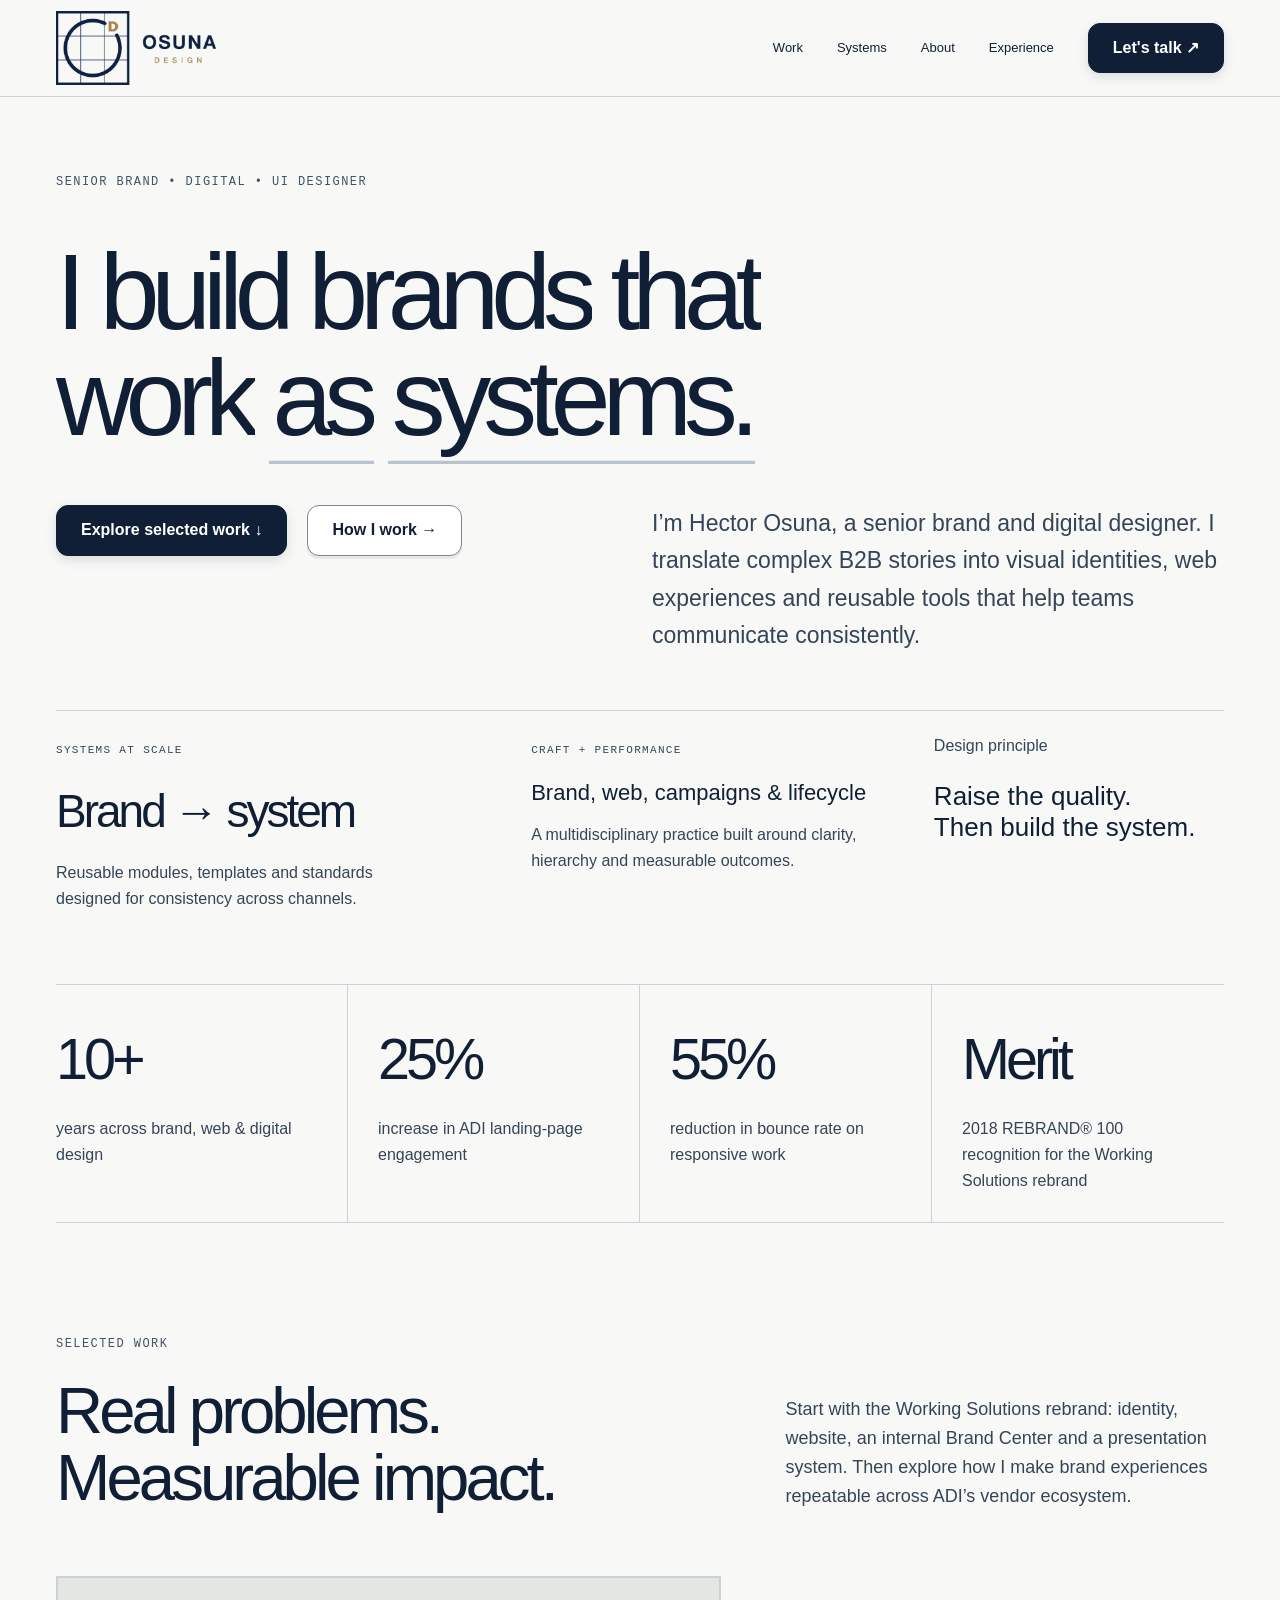
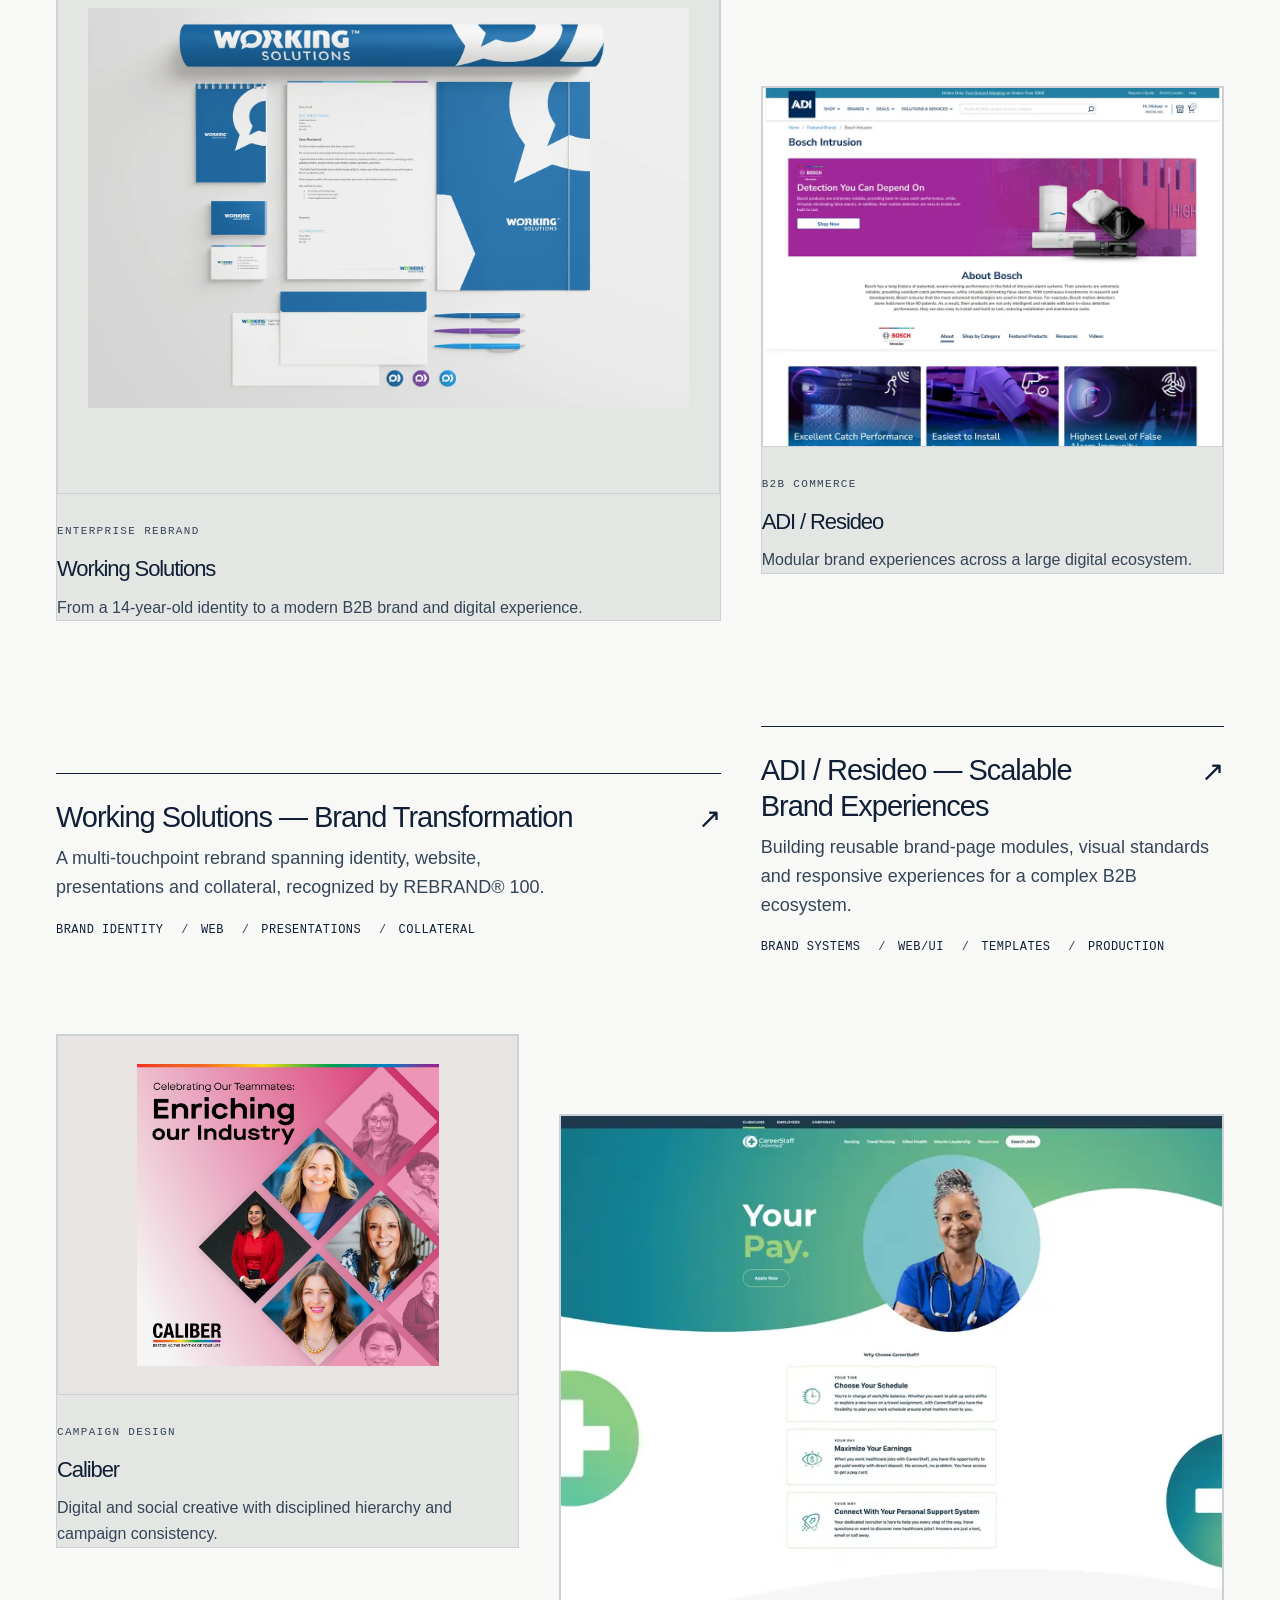
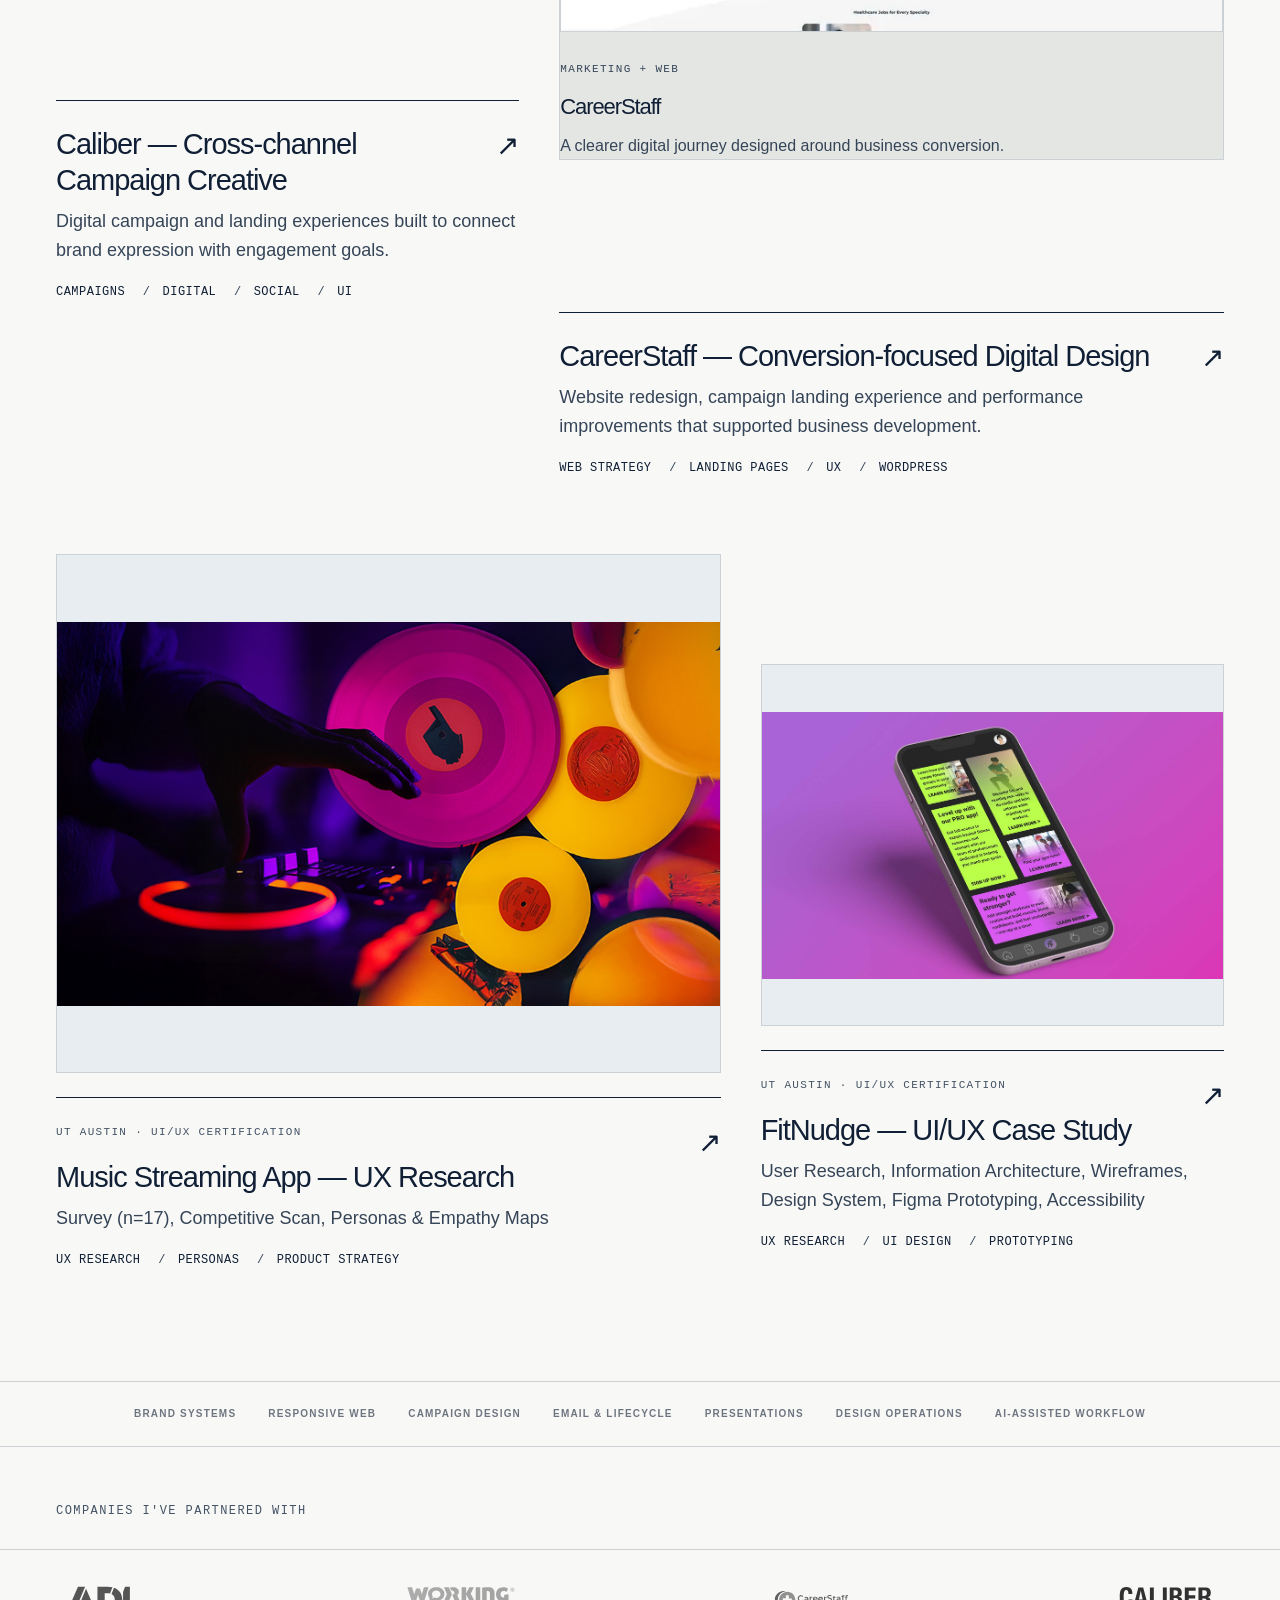
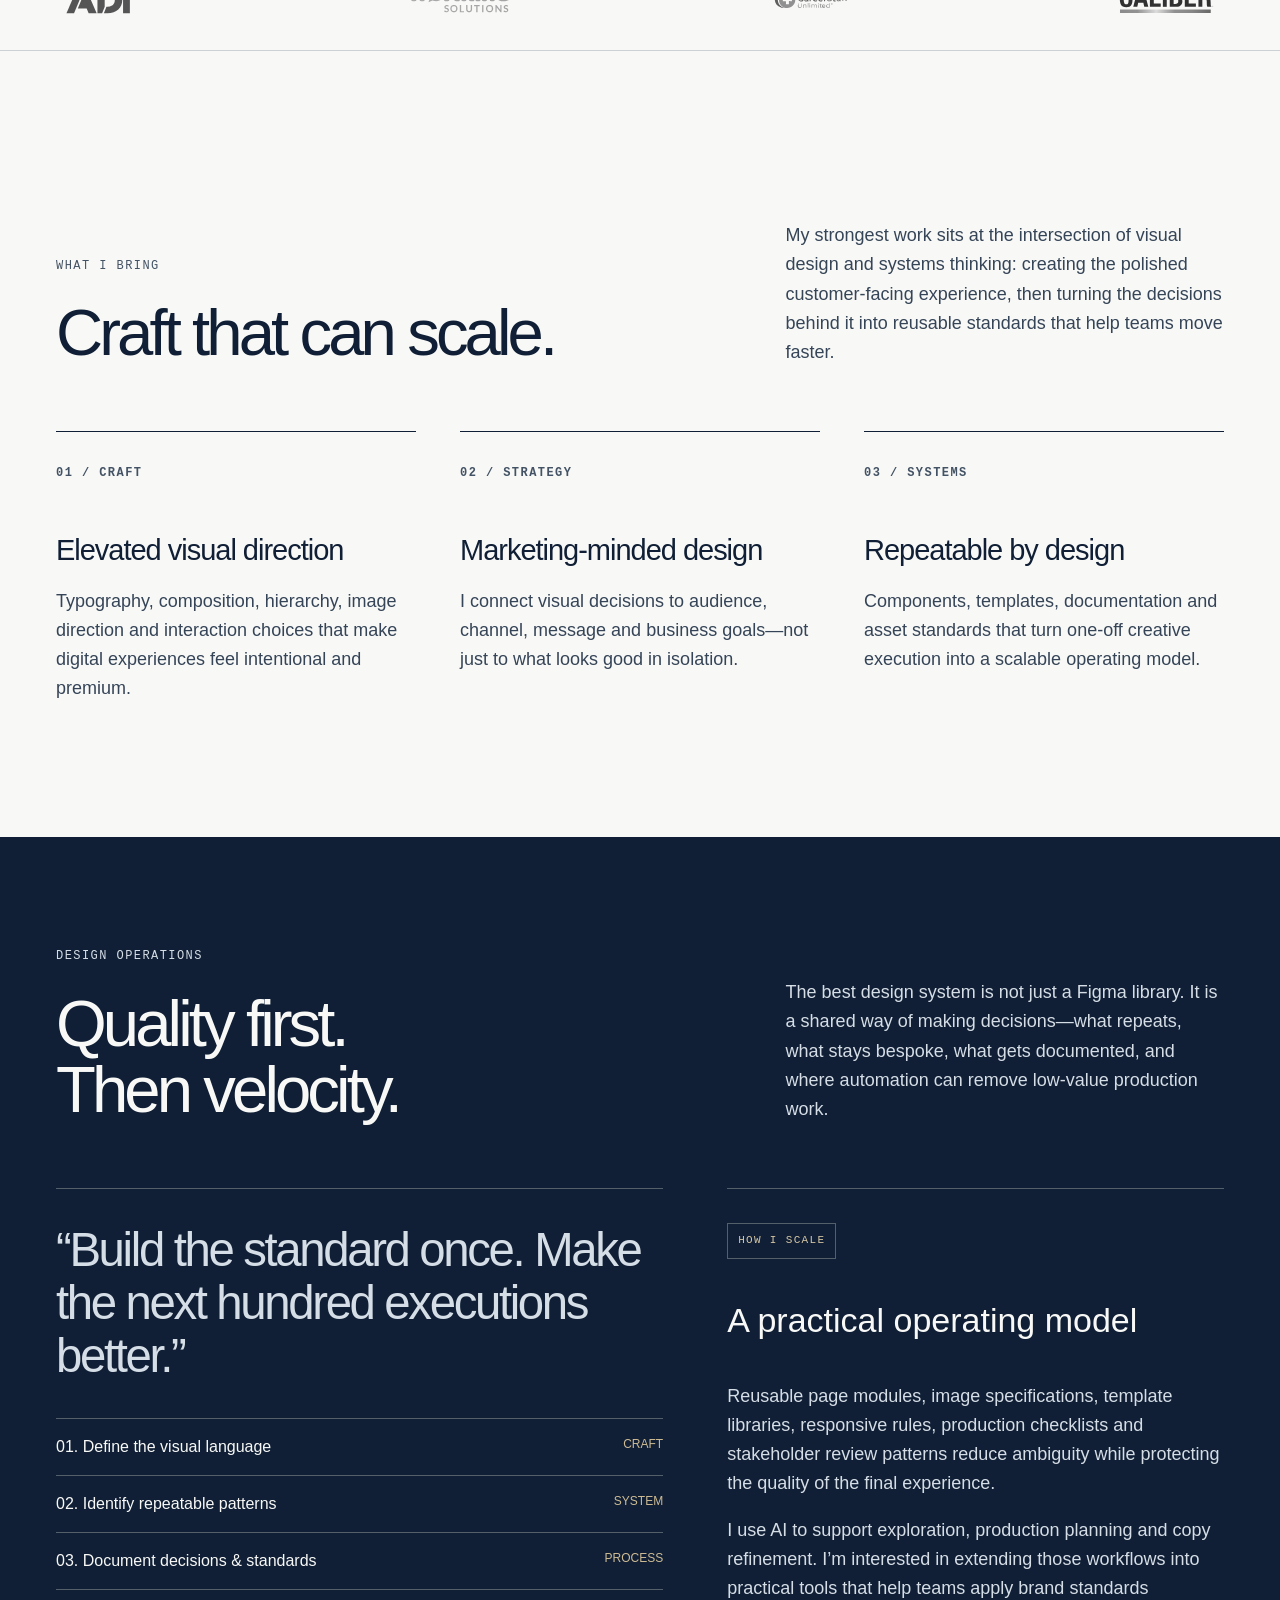
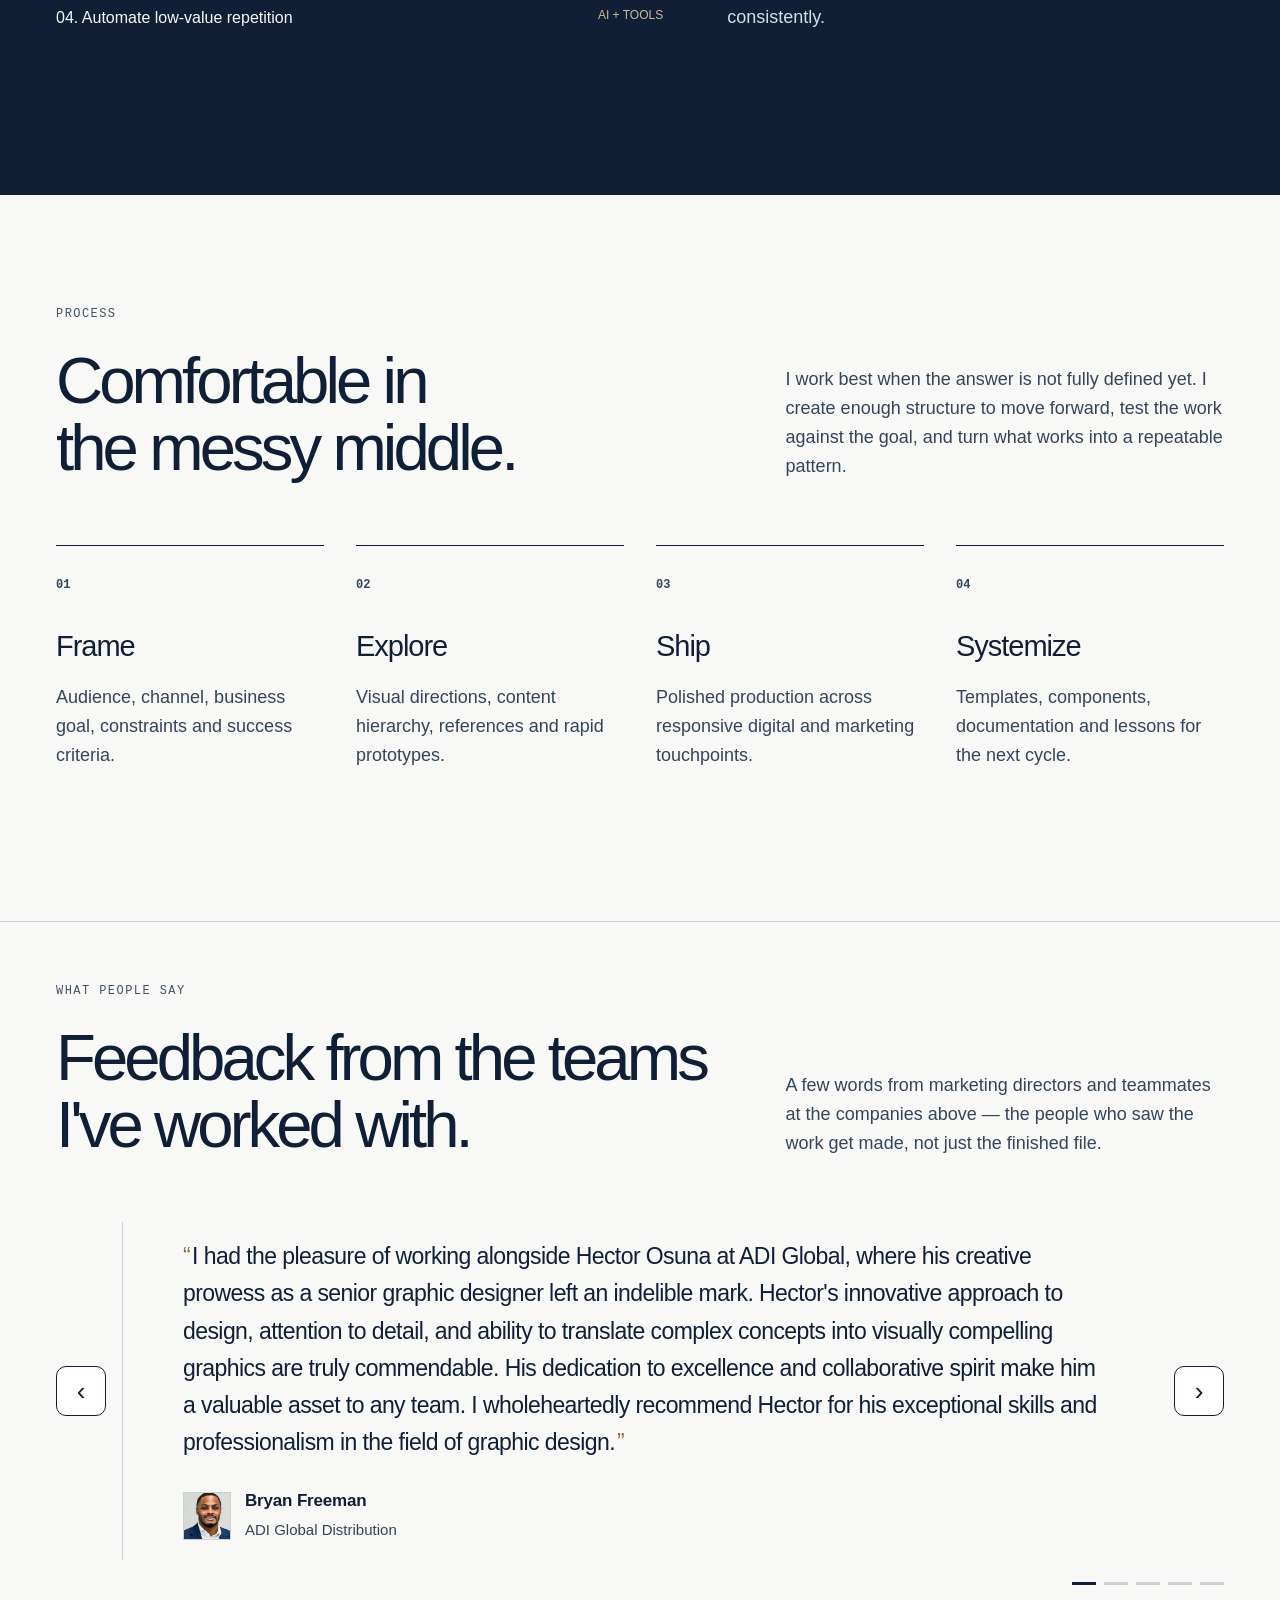
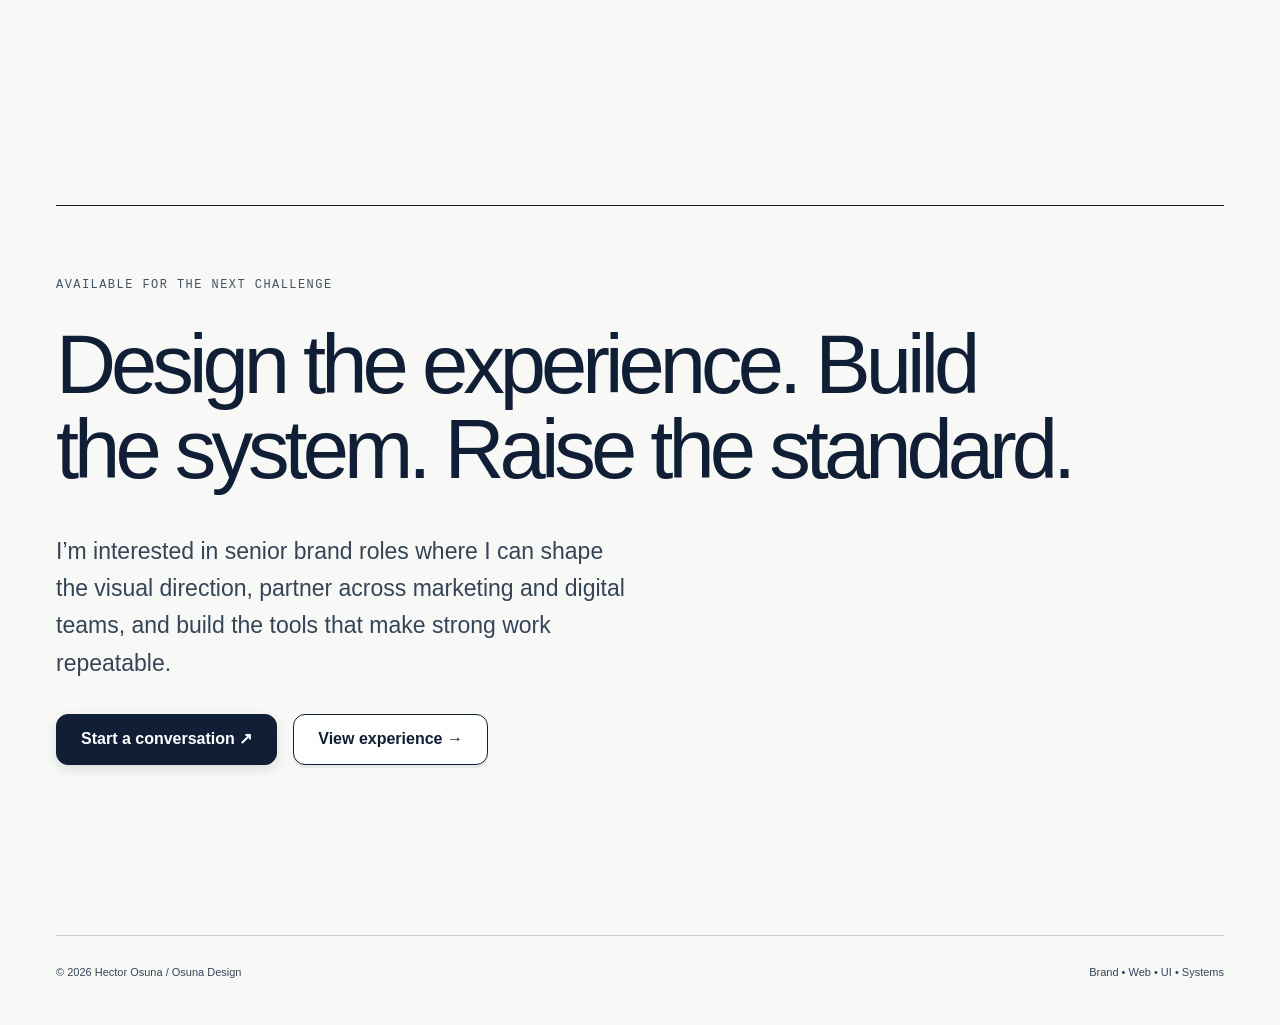
<file: index.html>
<!doctype html><html lang="en"><head><meta charset="utf-8"><meta name="viewport" content="width=device-width,initial-scale=1"><title>Hector Osuna — Senior Brand &amp; Digital Designer</title><meta name="description" content="Portfolio of Hector Osuna, a senior brand, web and UI designer building polished digital experiences and scalable design systems."><link rel="icon" href="assets/favicon.svg" type="image/svg+xml"><link rel="alternate icon" href="assets/favicon.ico"><link rel="apple-touch-icon" href="assets/favicon-180.png"><link rel="stylesheet" href="styles.css"><link rel="stylesheet" href="editorial.css"><link rel="stylesheet" href="ux-cases.css"></head><body class="home-page">
<nav class="nav"><div class="container navin"><a class="brand" href="index.html"><img src="assets/osuna-logo.png" alt="Osuna Design"></a><div class="navlinks"><a href="#work">Work</a><a href="#systems">Systems</a><a href="about.html">About</a><a href="resume.html">Experience</a><a class="btn dark" href="mailto:hosuna23@gmail.com">Let's talk ↗</a></div><button class="menu" aria-label="Menu">☰</button></div></nav>
<header class="hero"><div class="container hero-grid"><div><div class="eyebrow">Senior Brand • Digital • UI Designer</div><h1>I build brands that work <span class="gradient-word">as systems.</span></h1><p class="lead">I’m Hector Osuna, a senior brand and digital designer. I translate complex B2B stories into visual identities, web experiences and reusable tools that help teams communicate consistently.</p><div class="actions"><a class="btn dark" href="#work">Explore selected work ↓</a><a class="btn" href="about.html">How I work →</a></div></div><div class="visual" aria-hidden="true"><div class="orb a"></div><div class="orb b"></div><div class="ui-card one" data-tilt><span class="chip">SYSTEMS AT SCALE</span><div class="metric">Brand → system</div><div class="tiny">Reusable modules, templates and standards designed for consistency across channels.</div><div class="bars"><div class="bar"><i style="width:88%"></i></div><div class="bar"><i style="width:70%"></i></div><div class="bar"><i style="width:94%"></i></div></div></div><div class="ui-card two" data-tilt><span class="chip">CRAFT + PERFORMANCE</span><h3>Brand, web, campaigns &amp; lifecycle</h3><p class="tiny">A multidisciplinary practice built around clarity, hierarchy and measurable outcomes.</p></div><div class="ui-card three" data-tilt><div class="tiny">Design principle</div><strong>Raise the quality.<br>Then build the system.</strong></div></div></div></header>
<section><div class="container"><div class="stats reveal"><div class="stat"><strong>10+</strong><span>years across brand, web &amp; digital design</span></div><div class="stat"><strong>25%</strong><span>increase in ADI landing-page engagement</span></div><div class="stat"><strong>55%</strong><span>reduction in bounce rate on responsive work</span></div><div class="stat"><strong>Merit</strong><span>2018 REBRAND® 100 recognition for the Working Solutions rebrand</span></div></div></div></section>
<section id="work"><div class="container"><div class="section-head reveal"><div><div class="eyebrow">Selected work</div><h2>Real problems.<br>Measurable impact.</h2></div><p>Start with the Working Solutions rebrand: identity, website, an internal Brand Center and a presentation system. Then explore how I make brand experiences repeatable across ADI’s vendor ecosystem.</p></div><div class="work-grid"><a class="project reveal" href="working-solutions.html"><div class="project-art"><img class="project-image" src="assets/ws-new-collateral.webp" alt="Working Solutions brand identity applied to stationery and collateral" loading="lazy"><div class="mock browser"><div class="screen"><span class="chip">ENTERPRISE REBRAND</span><h4>Working Solutions</h4><p class="tiny">From a 14-year-old identity to a modern B2B brand and digital experience.</p><div class="mini-grid"><i></i><i></i><i></i></div></div></div></div><div class="project-copy"><h3>Working Solutions — Brand Transformation</h3><p>A multi-touchpoint rebrand spanning identity, website, presentations and collateral, recognized by REBRAND® 100.</p><div class="tags"><span>Brand Identity</span><span>Web</span><span>Presentations</span><span>Collateral</span></div></div></a><a class="project reveal" href="adi-resideo.html"><div class="project-art"><img class="project-image" src="assets/adi-bosch-desktop.webp" alt="Bosch vendor brand page built with responsive ADI components" loading="lazy"><div class="mock browser"><div class="screen"><span class="chip">B2B COMMERCE</span><h4>ADI / Resideo</h4><p class="tiny">Modular brand experiences across a large digital ecosystem.</p><div class="mini-grid"><i></i><i></i><i></i></div></div></div></div><div class="project-copy"><h3>ADI / Resideo — Scalable Brand Experiences</h3><p>Building reusable brand-page modules, visual standards and responsive experiences for a complex B2B ecosystem.</p><div class="tags"><span>Brand Systems</span><span>Web/UI</span><span>Templates</span><span>Production</span></div></div></a><a class="project reveal" href="caliber.html"><div class="project-art"><img class="project-image" src="assets/caliber/campaign-social.jpg" alt="Caliber campaign creative for social channels" loading="lazy"><div class="mock browser"><div class="screen"><span class="chip">CAMPAIGN DESIGN</span><h4>Caliber</h4><p class="tiny">Digital and social creative with disciplined hierarchy and campaign consistency.</p><div class="mini-grid"><i></i><i></i><i></i></div></div></div></div><div class="project-copy"><h3>Caliber — Cross-channel Campaign Creative</h3><p>Digital campaign and landing experiences built to connect brand expression with engagement goals.</p><div class="tags"><span>Campaigns</span><span>Digital</span><span>Social</span><span>UI</span></div></div></a><a class="project reveal" href="careerstaff.html"><div class="project-art"><img class="project-image" src="assets/cs-new-clinicians.webp" alt="CareerStaff website for healthcare professionals" loading="lazy"><div class="mock browser"><div class="screen"><span class="chip">MARKETING + WEB</span><h4>CareerStaff</h4><p class="tiny">A clearer digital journey designed around business conversion.</p><div class="mini-grid"><i></i><i></i><i></i></div></div></div></div><div class="project-copy"><h3>CareerStaff — Conversion-focused Digital Design</h3><p>Website redesign, campaign landing experience and performance improvements that supported business development.</p><div class="tags"><span>Web Strategy</span><span>Landing Pages</span><span>UX</span><span>WordPress</span></div></div></a><a class="project reveal ux-work-project" href="music-streaming-app.html"><div class="ux-work-art"><img src="assets/ux/Music-Streaming-App-thumbnail.jpg" alt="Music Streaming App — UX Research" loading="lazy"></div><div class="project-copy"><div class="eyebrow">UT Austin · UI/UX Certification</div><h3>Music Streaming App — UX Research</h3><p>Survey (n=17), Competitive Scan, Personas &amp; Empathy Maps</p><div class="tags"><span>UX Research</span><span>Personas</span><span>Product Strategy</span></div></div></a><a class="project reveal ux-work-project" href="ui-ux-fitnudge.html"><div class="ux-work-art"><img src="assets/ux/FitNudge-thumbnail.jpg" alt="FitNudge — UI/UX Case Study" loading="lazy"></div><div class="project-copy"><div class="eyebrow">UT Austin · UI/UX Certification</div><h3>FitNudge — UI/UX Case Study</h3><p>User Research, Information Architecture, Wireframes, Design System, Figma Prototyping, Accessibility</p><div class="tags"><span>UX Research</span><span>UI Design</span><span>Prototyping</span></div></div></a></div></div></section>
<div class="ticker"><div class="ticker-track"><span>Brand Systems</span><span>Responsive Web</span><span>Campaign Design</span><span>Email &amp; Lifecycle</span><span>Presentations</span><span>Design Operations</span><span>AI-assisted Workflow</span><span>Brand Systems</span><span>Responsive Web</span><span>Campaign Design</span><span>Email &amp; Lifecycle</span><span>Presentations</span><span>Design Operations</span><span>AI-assisted Workflow</span></div></div>

<section class="logo-strip">
  <div class="container"><div class="eyebrow reveal" style="text-align:center">Companies I've partnered with</div></div>
  <div class="logo-marquee">
    <div class="logo-track">
      <a class="logo-item" href="adi-resideo.html" aria-label="ADI Global Distribution — view case study"><img src="assets/logos/adi.svg" alt="ADI Global Distribution"></a>
      <a class="logo-item" href="working-solutions.html" aria-label="Working Solutions — view case study"><img src="assets/logos/working-solutions.svg" alt="Working Solutions"></a>
      <a class="logo-item" href="careerstaff.html" aria-label="CareerStaff Unlimited — view case study"><img src="assets/logos/careerstaff.svg" alt="CareerStaff Unlimited"></a>
      <a class="logo-item" href="caliber.html" aria-label="Caliber — view case study"><img src="assets/logos/caliber.svg" alt="Caliber"></a>
      <a class="logo-item" href="adi-resideo.html" aria-hidden="true" tabindex="-1"><img src="assets/logos/adi.svg" alt=""></a>
      <a class="logo-item" href="working-solutions.html" aria-hidden="true" tabindex="-1"><img src="assets/logos/working-solutions.svg" alt=""></a>
      <a class="logo-item" href="careerstaff.html" aria-hidden="true" tabindex="-1"><img src="assets/logos/careerstaff.svg" alt=""></a>
      <a class="logo-item" href="caliber.html" aria-hidden="true" tabindex="-1"><img src="assets/logos/caliber.svg" alt=""></a>
    </div>
  </div>
</section>

<section><div class="container"><div class="section-head reveal"><div><div class="eyebrow">What I bring</div><h2>Craft that can scale.</h2></div><p>My strongest work sits at the intersection of visual design and systems thinking: creating the polished customer-facing experience, then turning the decisions behind it into reusable standards that help teams move faster.</p></div><div class="grid3"><article class="card reveal"><span class="num">01 / CRAFT</span><h3>Elevated visual direction</h3><p>Typography, composition, hierarchy, image direction and interaction choices that make digital experiences feel intentional and premium.</p></article><article class="card reveal"><span class="num">02 / STRATEGY</span><h3>Marketing-minded design</h3><p>I connect visual decisions to audience, channel, message and business goals—not just to what looks good in isolation.</p></article><article class="card reveal"><span class="num">03 / SYSTEMS</span><h3>Repeatable by design</h3><p>Components, templates, documentation and asset standards that turn one-off creative execution into a scalable operating model.</p></article></div></div></section>
<section id="systems" class="dark"><div class="container"><div class="section-head reveal"><div><div class="eyebrow">Design operations</div><h2>Quality first.<br>Then velocity.</h2></div><p>The best design system is not just a Figma library. It is a shared way of making decisions—what repeats, what stays bespoke, what gets documented, and where automation can remove low-value production work.</p></div><div class="systems"><div class="system-panel reveal"><p class="quote">“Build the standard once. Make the next hundred executions better.”</p><div class="flow"><div><span>01. Define the visual language</span><b>CRAFT</b></div><div><span>02. Identify repeatable patterns</span><b>SYSTEM</b></div><div><span>03. Document decisions &amp; standards</span><b>PROCESS</b></div><div><span>04. Automate low-value repetition</span><b>AI + TOOLS</b></div></div></div><div class="system-panel reveal"><span class="chip" style="color: #0b1736;">HOW I SCALE</span><h3 style="font-size:34px">A practical operating model</h3><p>Reusable page modules, image specifications, template libraries, responsive rules, production checklists and stakeholder review patterns reduce ambiguity while protecting the quality of the final experience.</p><p>I use AI to support exploration, production planning and copy refinement. I’m interested in extending those workflows into practical tools that help teams apply brand standards consistently.</p></div></div></div></section>
<section><div class="container"><div class="section-head reveal"><div><div class="eyebrow">Process</div><h2>Comfortable in the messy middle.</h2></div><p>I work best when the answer is not fully defined yet. I create enough structure to move forward, test the work against the goal, and turn what works into a repeatable pattern.</p></div><div class="process"><div class="step reveal"><b>01</b><h3>Frame</h3><p>Audience, channel, business goal, constraints and success criteria.</p></div><div class="step reveal"><b>02</b><h3>Explore</h3><p>Visual directions, content hierarchy, references and rapid prototypes.</p></div><div class="step reveal"><b>03</b><h3>Ship</h3><p>Polished production across responsive digital and marketing touchpoints.</p></div><div class="step reveal"><b>04</b><h3>Systemize</h3><p>Templates, components, documentation and lessons for the next cycle.</p></div></div></div></section>
<section class="testi-section">
  <div class="container">
    <div class="section-head reveal"><div><div class="eyebrow">What people say</div><h2>Feedback from the teams<br>I've worked with.</h2></div><p>A few words from marketing directors and teammates at the companies above — the people who saw the work get made, not just the finished file.</p></div>

    <div class="testi-wrap reveal" id="testiWrap">
      <button class="testi-arrow prev" type="button" aria-label="Previous testimonial">‹</button>
      <figure class="testi-card" id="testiCard">
        <blockquote id="testiQuote"></blockquote>
        <figcaption><img id="testiImg" src="" alt=""><span><b id="testiName"></b><small id="testiRole"></small></span></figcaption>
      </figure>
      <button class="testi-arrow next" type="button" aria-label="Next testimonial">›</button>
    </div>
    <div class="testi-dots" id="testiDots"></div>
  </div>
</section>

<section><div class="container"><div class="cta reveal"><div class="eyebrow">Available for the next challenge</div><h2>Design the experience. Build the system. Raise the standard.</h2><p class="lead" style="margin:0 auto">I’m interested in senior brand roles where I can shape the visual direction, partner across marketing and digital teams, and build the tools that make strong work repeatable.</p><div class="actions" style="justify-content:center"><a class="btn dark" href="mailto:hosuna23@gmail.com">Start a conversation ↗</a><a class="btn" href="resume.html">View experience →</a></div></div></div></section>
<footer class="footer"><div class="container footerin"><div>© <span data-year></span> Hector Osuna / Osuna Design</div><div>Brand • Web • UI • Systems</div></div></footer>
<script src="script.js"></script>
<script src="hero-motion.js"></script>
<script>
(function(){
  var T=[
    {q:"I had the pleasure of working alongside Hector Osuna at ADI Global, where his creative prowess as a senior graphic designer left an indelible mark. Hector's innovative approach to design, attention to detail, and ability to translate complex concepts into visually compelling graphics are truly commendable. His dedication to excellence and collaborative spirit make him a valuable asset to any team. I wholeheartedly recommend Hector for his exceptional skills and professionalism in the field of graphic design.",n:"Bryan Freeman",r:"ADI Global Distribution",img:"assets/testimonials/bryan-freeman.jpg"},
    {q:"Hector is a brilliant designer with multiple design abilities, not just a visual designer but also aware of user experience and marketing analyst. His strategic thinking really makes him stand out from other designers, I have a strong impression that the marketing campaign he delivers with high performance. We worked closely for years, he always shared his experience and knowledge, and strong communication skills to collaborate as group teamwork. Hector's creativity and responsibility make him the ideal designer for any organization. It's been an amazing experience to work with him.",n:"Lorance Huang",r:"ADI Global Distribution",img:"assets/testimonials/lorance-huang.jpg"},
    {q:"I've had the pleasure to work with Hector for over 3+ years. During my time working with him, he's been the absolute best co-worker and mentor. He's an extremely dedicated, hard working employee who will go the extra mile even on the smallest of tasks/projects. He's got a great eye for design and well versed in customer experience. I would work with Hector again in a heartbeat and if you pass him up, you don't know what you're missing out on.",n:"Stephanie Scoggins",r:"Working Solutions",img:"assets/testimonials/stephanie-scoggins.jpg"},
    {q:"Hector is quite simply a pleasure to work with and a top-notch graphic design talent. With an eye for detail, an artistic flair, and above all, a commitment to excellence, Hector is a first-rate talent and would be an asset to any organization.",n:"Fiona Ayers",r:"ADI Global Distribution",img:"assets/testimonials/fiona-ayers.jpg"},
    {q:"Hector is a high-level designer who stands out for his responsibility, work efficiency and teamwork. I had the opportunity to work side by side with him, and I only have good comments about his performance and high quality design. He not only gets his work right, but also keeps the end user and his needs in mind. A pleasure to work with him!",n:"Alberto Zavala",r:"ADI Global Distribution",img:"assets/testimonials/alberto-zavala.jpg"}
  ];
  var wrap=document.getElementById('testiWrap'); if(!wrap)return;
  var card=document.getElementById('testiCard'), qEl=document.getElementById('testiQuote'), imgEl=document.getElementById('testiImg'), nameEl=document.getElementById('testiName'), roleEl=document.getElementById('testiRole'), dots=document.getElementById('testiDots');
  var i=0, timer=null;
  T.forEach(function(_,k){var b=document.createElement('button');b.type='button';b.setAttribute('aria-label','Testimonial '+(k+1)+' of '+T.length);b.addEventListener('click',function(){show(k);restart()});dots.appendChild(b)});
  function render(){
    var t=T[i];
    qEl.textContent=t.q; imgEl.src=t.img; imgEl.alt=t.n; nameEl.textContent=t.n; roleEl.textContent=t.r;
    Array.from(dots.children).forEach(function(d,k){d.classList.toggle('on',k===i)});
  }
  function show(k){
    i=(k+T.length)%T.length;
    card.classList.add('fade');
    setTimeout(function(){render();card.classList.remove('fade')},220);
  }
  function next(){show(i+1)} function prev(){show(i-1)}
  function restart(){if(timer)clearInterval(timer);if(!window.matchMedia("(prefers-reduced-motion: reduce)").matches)timer=setInterval(next,7000)}
  wrap.querySelector('.testi-arrow.prev').addEventListener('click',function(){prev();restart()});
  wrap.querySelector('.testi-arrow.next').addEventListener('click',function(){next();restart()});
  wrap.addEventListener('mouseenter',function(){if(timer)clearInterval(timer)});
  wrap.addEventListener('mouseleave',restart);
  wrap.addEventListener('focusin',function(){if(timer)clearInterval(timer)});
  wrap.addEventListener('focusout',restart);
  render(); restart();
})();
</script>
</body></html>
</file>
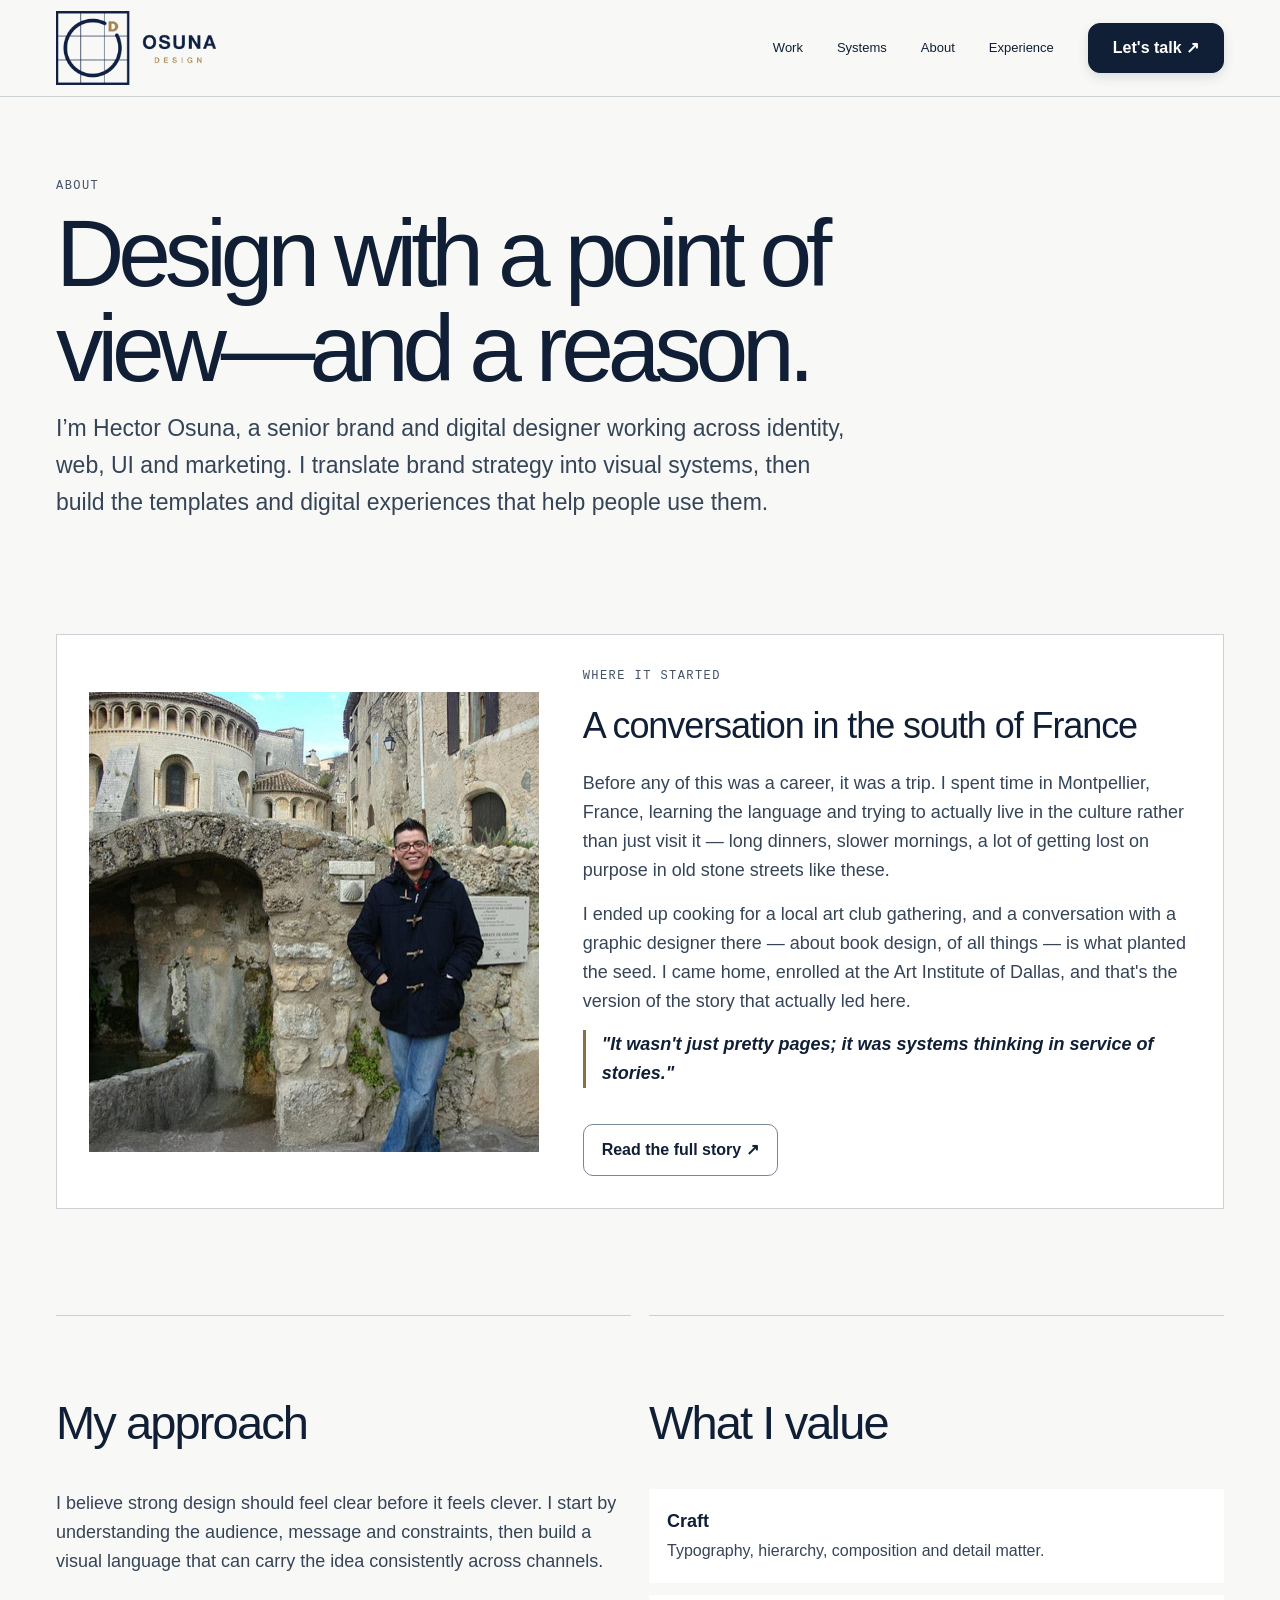
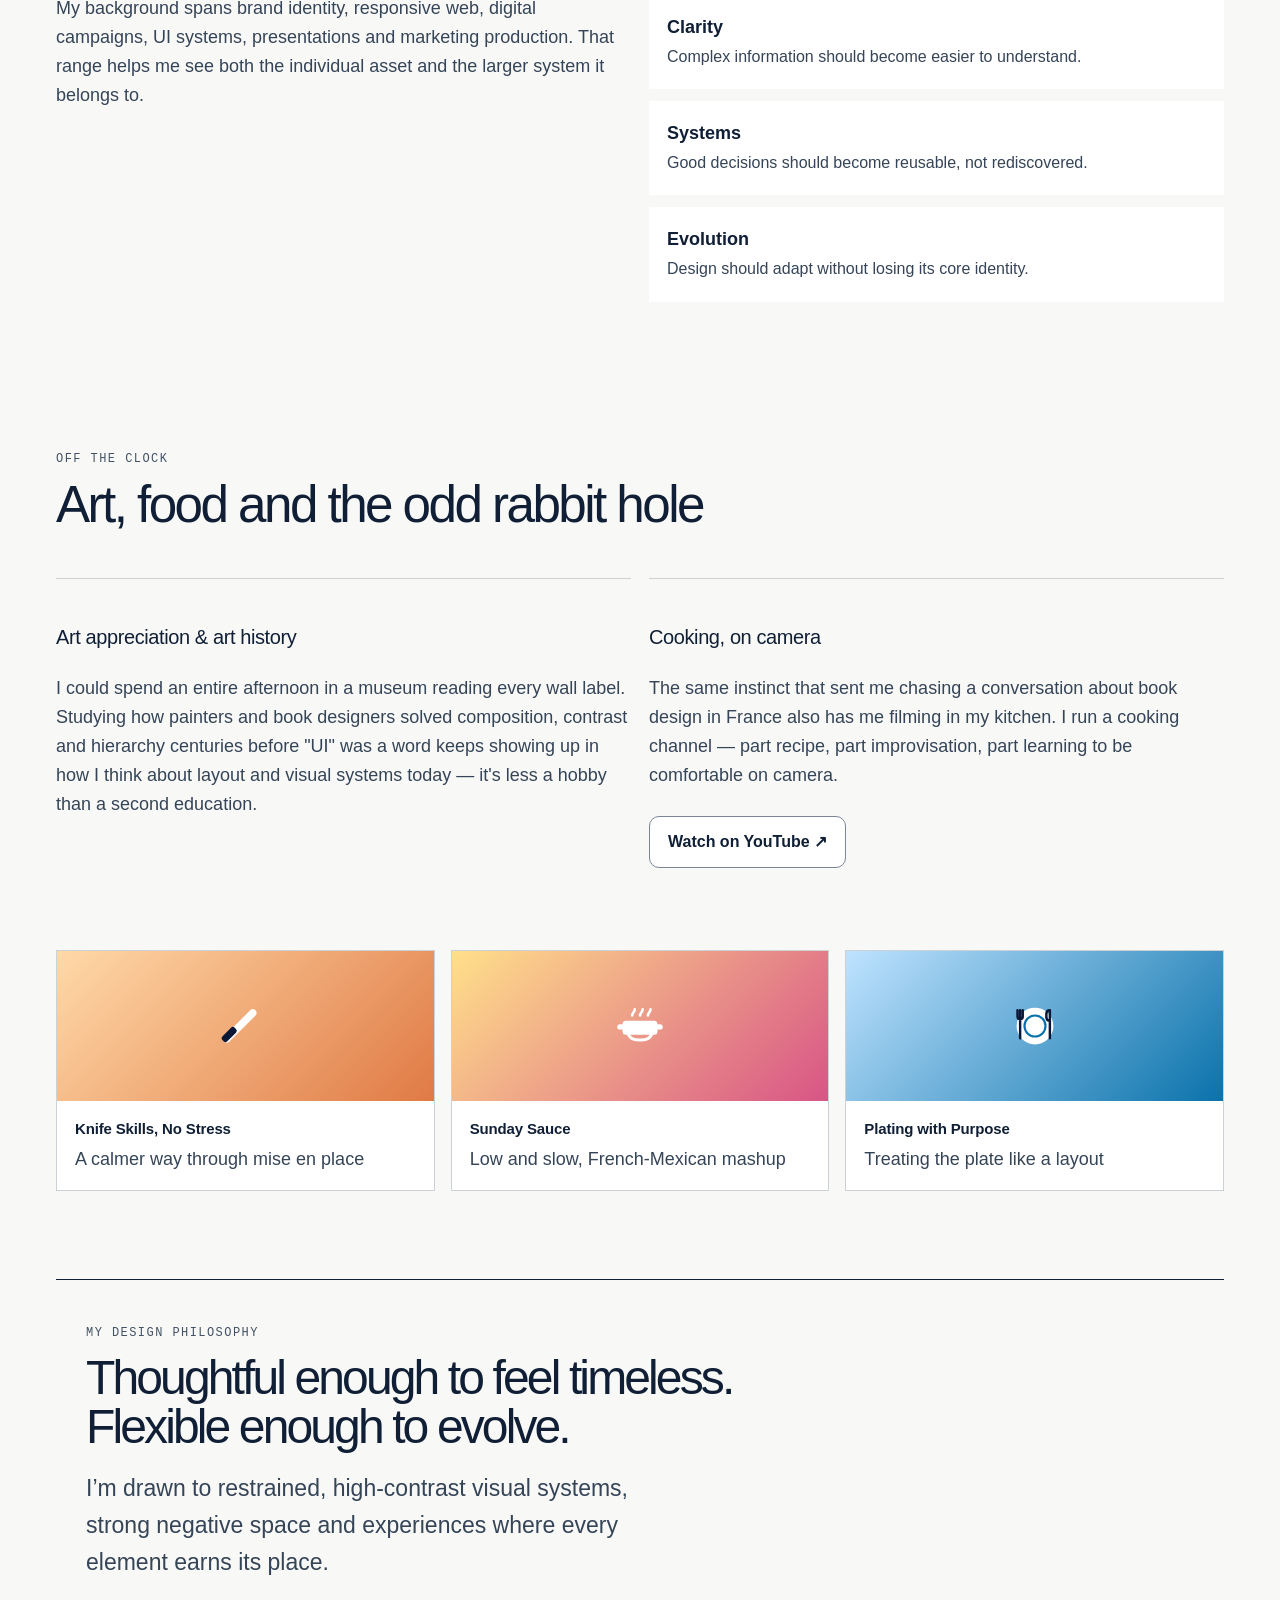
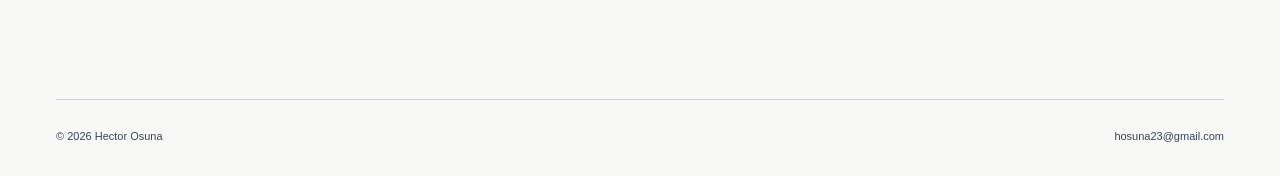
<file: about.html>
<!doctype html><html lang="en"><head><meta charset="utf-8"><meta name="viewport" content="width=device-width,initial-scale=1"><title>About — Hector Osuna</title><link rel="icon" href="assets/favicon.svg" type="image/svg+xml"><link rel="alternate icon" href="assets/favicon.ico"><link rel="apple-touch-icon" href="assets/favicon-180.png"><link rel="stylesheet" href="styles.css"><link rel="stylesheet" href="editorial.css"></head><body class="cs-page"><nav class="nav"><div class="container navin"><a class="brand" href="index.html"><img src="assets/osuna-logo.png" alt="Osuna Design"></a><div class="navlinks"><a href="index.html#work">Work</a><a href="index.html#systems">Systems</a><a href="about.html">About</a><a href="resume.html">Experience</a><a class="btn dark" href="mailto:hosuna23@gmail.com">Let's talk ↗</a></div><button class="menu">☰</button></div></nav><main><section class="case-hero"><div class="container"><div class="eyebrow">About</div><h1>Design with a point of view—and a reason.</h1><p class="lead">I’m Hector Osuna, a senior brand and digital designer working across identity, web, UI and marketing. I translate brand strategy into visual systems, then build the templates and digital experiences that help people use them.</p></div></section>

<section>
  <div class="container">
    <div class="ab-origin reveal">
      <div class="ab-origin-art">
        <img src="assets/about/hector-montpellier.jpg" alt="Hector Osuna standing beside a medieval stone bridge and Romanesque abbey in Saint-Guilhem-le-Désert, near Montpellier, France" tabindex="0" data-full="assets/about/hector-montpellier.jpg" data-title="Montpellier, France">
      </div>
      <div class="ab-origin-copy">
        <div class="eyebrow">Where it started</div>
        <h2>A conversation in the south of France</h2>
        <p>Before any of this was a career, it was a trip. I spent time in Montpellier, France, learning the language and trying to actually live in the culture rather than just visit it — long dinners, slower mornings, a lot of getting lost on purpose in old stone streets like these.</p>
        <p>I ended up cooking for a local art club gathering, and a conversation with a graphic designer there — about book design, of all things — is what planted the seed. I came home, enrolled at the Art Institute of Dallas, and that's the version of the story that actually led here.</p>
        <p class="ab-quote">"It wasn't just pretty pages; it was systems thinking in service of stories."</p>
        <a class="back" href="https://hosuna23.github.io/ui-ux-design/journey-ui-design.html" target="_blank" rel="noopener">Read the full story ↗</a>
      </div>
    </div>
  </div>
</section>

<section><div class="container case-cols"><div class="case-block reveal"><h2>My approach</h2><p>I believe strong design should feel clear before it feels clever. I start by understanding the audience, message and constraints, then build a visual language that can carry the idea consistently across channels.</p><p>My background spans brand identity, responsive web, digital campaigns, UI systems, presentations and marketing production. That range helps me see both the individual asset and the larger system it belongs to.</p></div><div class="case-block reveal"><h2>What I value</h2><div class="list"><div><strong>Craft</strong><br><span class="tiny">Typography, hierarchy, composition and detail matter.</span></div><div><strong>Clarity</strong><br><span class="tiny">Complex information should become easier to understand.</span></div><div><strong>Systems</strong><br><span class="tiny">Good decisions should become reusable, not rediscovered.</span></div><div><strong>Evolution</strong><br><span class="tiny">Design should adapt without losing its core identity.</span></div></div></div></div></section>

<section>
  <div class="container">
    <div class="eyebrow">Off the clock</div>
    <h2 style="font-size:clamp(32px,4vw,52px);letter-spacing:-.05em;line-height:1;margin:0 0 30px">Art, food and the odd rabbit hole</h2>

    <div class="ab-split">
      <div class="case-block reveal">
        <h3 style="margin-top:0">Art appreciation &amp; art history</h3>
        <p>I could spend an entire afternoon in a museum reading every wall label. Studying how painters and book designers solved composition, contrast and hierarchy centuries before "UI" was a word keeps showing up in how I think about layout and visual systems today — it's less a hobby than a second education.</p>
      </div>
      <div class="case-block reveal">
        <h3 style="margin-top:0">Cooking, on camera</h3>
        <p>The same instinct that sent me chasing a conversation about book design in France also has me filming in my kitchen. I run a cooking channel — part recipe, part improvisation, part learning to be comfortable on camera.</p>
        <a class="back" href="https://www.youtube.com/channel/UCTY4CvN-ywnszfTrNIxoCaA" target="_blank" rel="noopener" style="margin-top:8px">Watch on YouTube ↗</a>
      </div>
    </div>

    <div class="ab-episodes reveal">
      <a class="ab-ep" href="https://www.youtube.com/channel/UCTY4CvN-ywnszfTrNIxoCaA" target="_blank" rel="noopener">
        <div class="ab-ep-art" style="background:linear-gradient(135deg,#ffd9a8,#e07a45)">
          <svg viewBox="0 0 64 64" fill="none" xmlns="http://www.w3.org/2000/svg"><path d="M8 44 L38 14c4-4 10 2 6 6L14 50c-3 3-9 0-6-6z" fill="#fff"/><rect x="4" y="46" width="20" height="8" rx="3" transform="rotate(-45 4 46)" fill="#0b1736"/></svg>
        </div>
        <div class="ab-ep-copy"><span>Knife Skills, No Stress</span><small>A calmer way through mise en place</small></div>
      </a>
      <a class="ab-ep" href="https://www.youtube.com/channel/UCTY4CvN-ywnszfTrNIxoCaA" target="_blank" rel="noopener">
        <div class="ab-ep-art" style="background:linear-gradient(135deg,#ffe08a,#d85586)">
          <svg viewBox="0 0 64 64" fill="none" xmlns="http://www.w3.org/2000/svg"><path d="M18 40c3 8 9 8 14 8s11 0 14-8" stroke="#fff" stroke-width="3.5" stroke-linecap="round" fill="none"/><rect x="12" y="26" width="40" height="16" rx="4" fill="#fff"/><rect x="6" y="30" width="8" height="6" rx="3" fill="#fff"/><rect x="50" y="30" width="8" height="6" rx="3" fill="#fff"/><path d="M23 20c0-3 3-4 3-7M32 20c0-3 3-4 3-7M41 20c0-3 3-4 3-7" stroke="#fff" stroke-width="3" stroke-linecap="round"/></svg>
        </div>
        <div class="ab-ep-copy"><span>Sunday Sauce</span><small>Low and slow, French-Mexican mashup</small></div>
      </a>
      <a class="ab-ep" href="https://www.youtube.com/channel/UCTY4CvN-ywnszfTrNIxoCaA" target="_blank" rel="noopener">
        <div class="ab-ep-art" style="background:linear-gradient(135deg,#bfe3ff,#0a72ab)">
          <svg viewBox="0 0 64 64" fill="none" xmlns="http://www.w3.org/2000/svg"><circle cx="32" cy="32" r="21" fill="#fff"/><circle cx="32" cy="32" r="12" fill="none" stroke="#0a72ab" stroke-width="2.5"/><path d="M15 14v10M12 14v7c0 2 1 3 3 3s3-1 3-3v-7M15 24v22" stroke="#0b1736" stroke-width="2.8" stroke-linecap="round" stroke-linejoin="round"/><path d="M49 14v32M49 14c-2.5 0-4 1.5-4 4v4c0 2.5 1.5 4 4 4" stroke="#0b1736" stroke-width="2.8" stroke-linecap="round" stroke-linejoin="round"/></svg>
        </div>
        <div class="ab-ep-copy"><span>Plating with Purpose</span><small>Treating the plate like a layout</small></div>
      </a>
    </div>
  </div>
</section>

<section><div class="container"><div class="cta reveal"><div class="eyebrow">My design philosophy</div><h2>Thoughtful enough to feel timeless. Flexible enough to evolve.</h2><p class="lead" style="margin:auto">I’m drawn to restrained, high-contrast visual systems, strong negative space and experiences where every element earns its place.</p></div></div></section></main>

<dialog class="cs-lightbox" aria-label="Expanded image">
  <div class="cs-lb-bar"><span class="cs-lb-title"></span><button class="cs-lb-close" aria-label="Close">✕</button></div>
  <div class="cs-lb-body"><img alt=""></div>
</dialog>

<footer class="footer"><div class="container footerin"><div>© <span data-year></span> Hector Osuna</div><a href="mailto:hosuna23@gmail.com">hosuna23@gmail.com</a></div></footer>
<script src="script.js"></script>
<script>
(function(){
  var lb=document.querySelector('.cs-lightbox'), lbImg=lb.querySelector('img'), lbTitle=lb.querySelector('.cs-lb-title');
  function openLb(src,title){lbImg.src=src;lbImg.alt=title||'';lbTitle.textContent=title||'';lb.showModal?lb.showModal():lb.setAttribute('open','');lb.querySelector('.cs-lb-body').scrollTop=0}
  document.querySelectorAll('[data-full]').forEach(function(el){
    if(el.tagName!=='BUTTON'){el.setAttribute('tabindex','0');el.setAttribute('role','button')}
    el.addEventListener('click',function(){openLb(el.dataset.full,el.dataset.title)});
    el.addEventListener('keydown',function(e){if(el.tagName!=='BUTTON'&&(e.key==='Enter'||e.key===' ')){e.preventDefault();openLb(el.dataset.full,el.dataset.title)}});
  });
  lb.querySelector('.cs-lb-close').addEventListener('click',function(){lb.close()});
  lb.addEventListener('click',function(e){if(e.target===lb)lb.close()});
})();
</script>
</body></html>
</file>
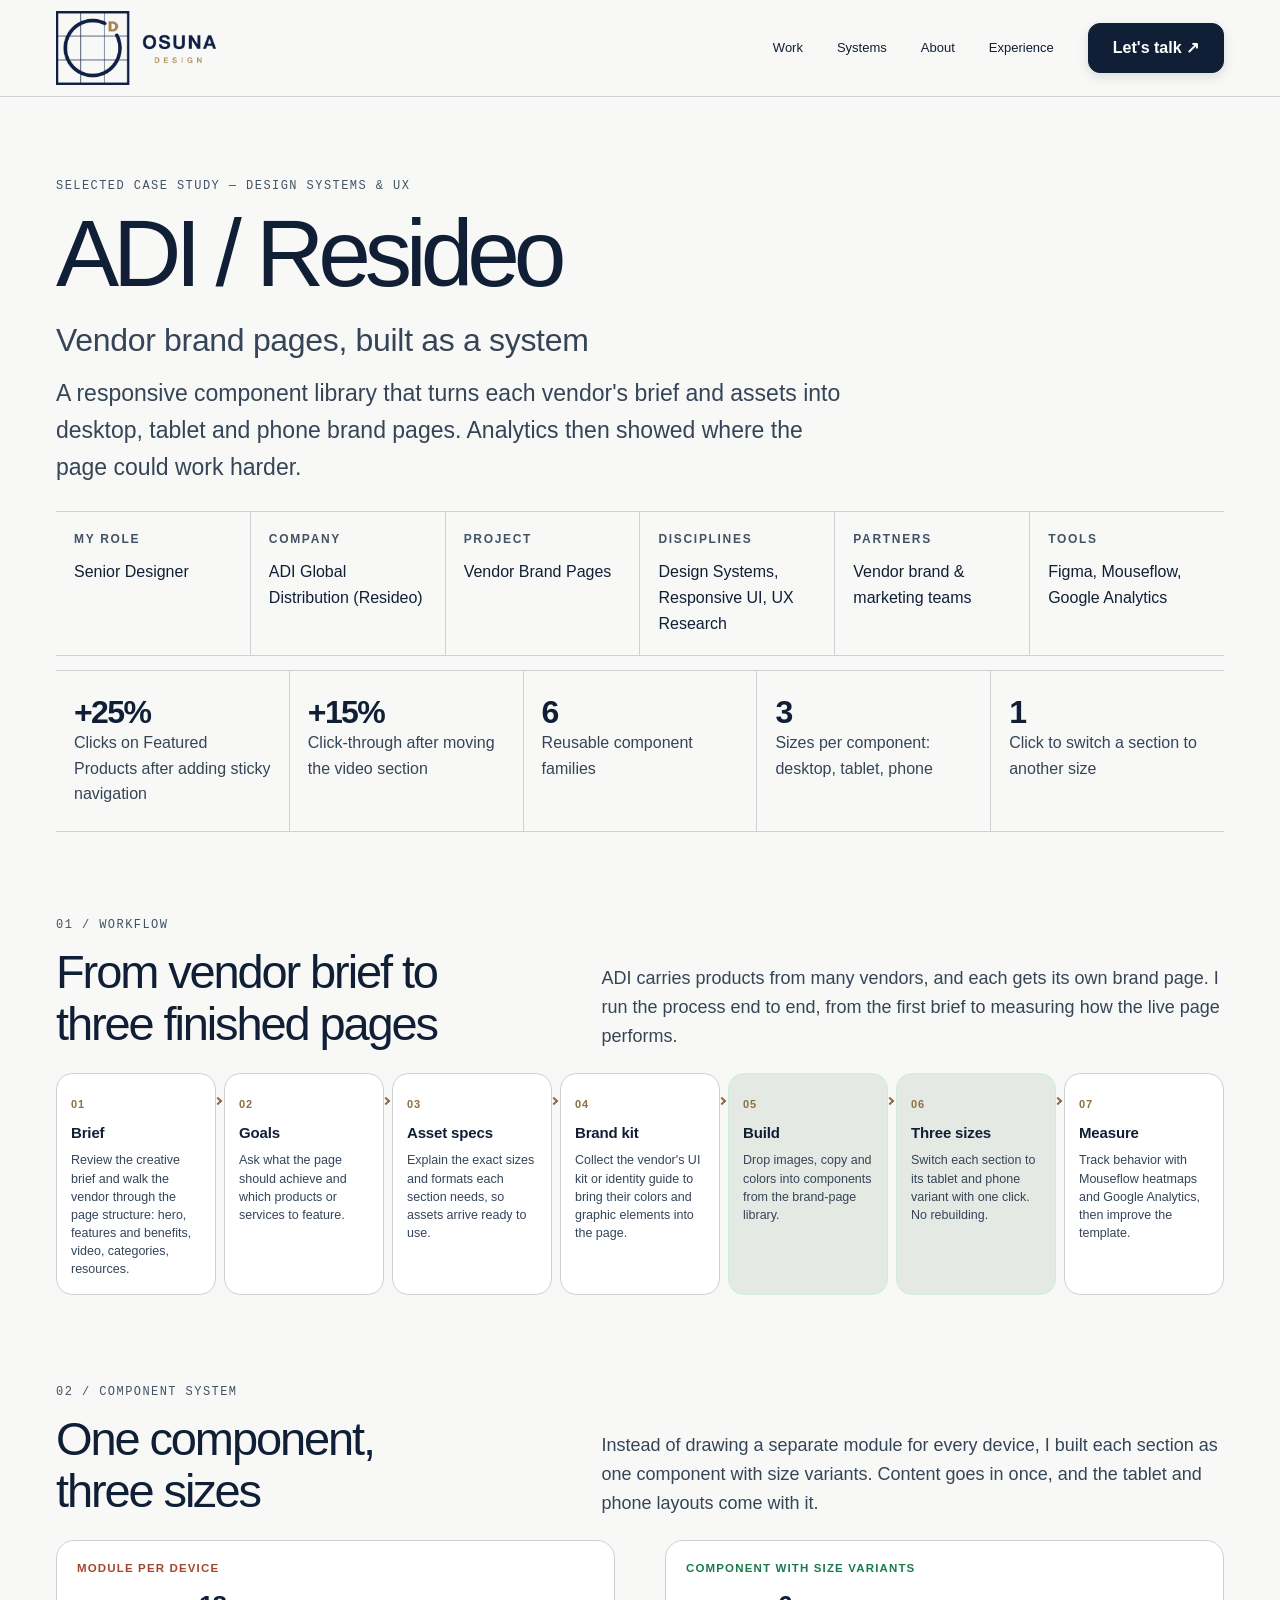
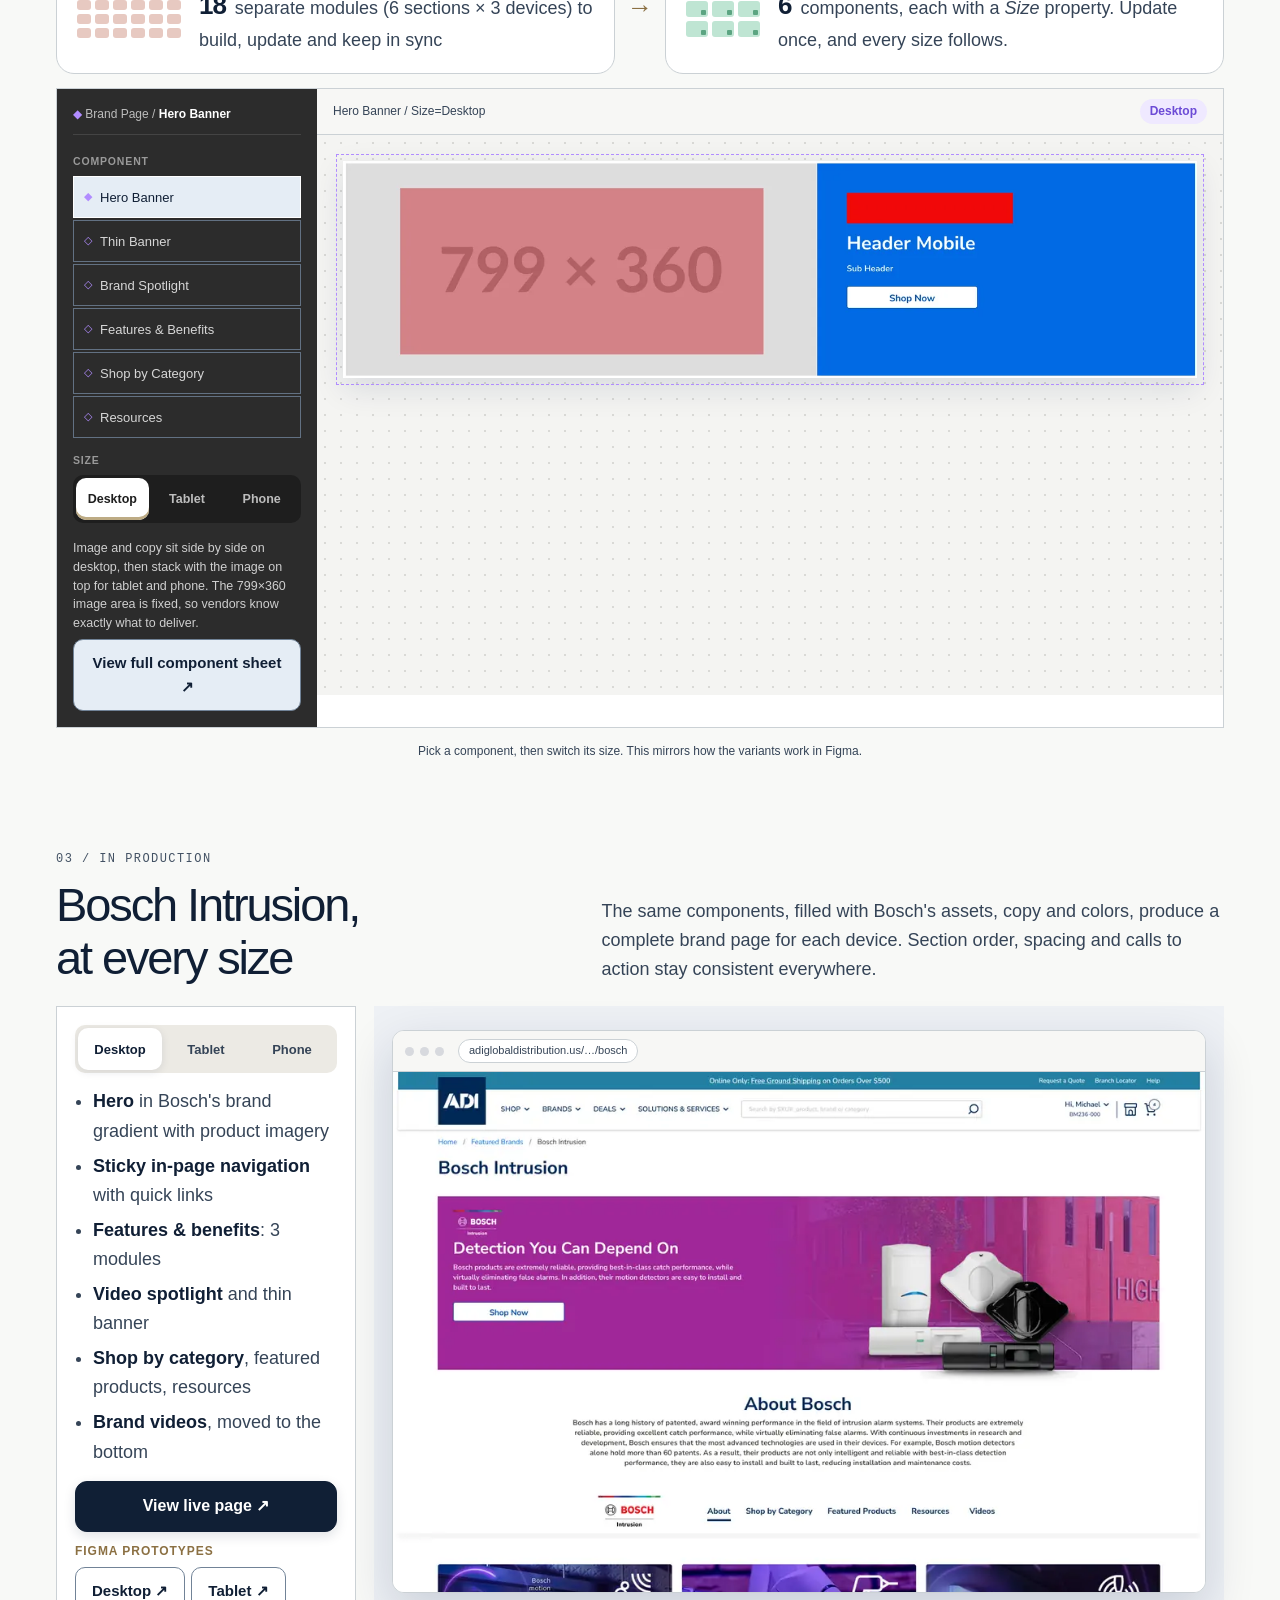
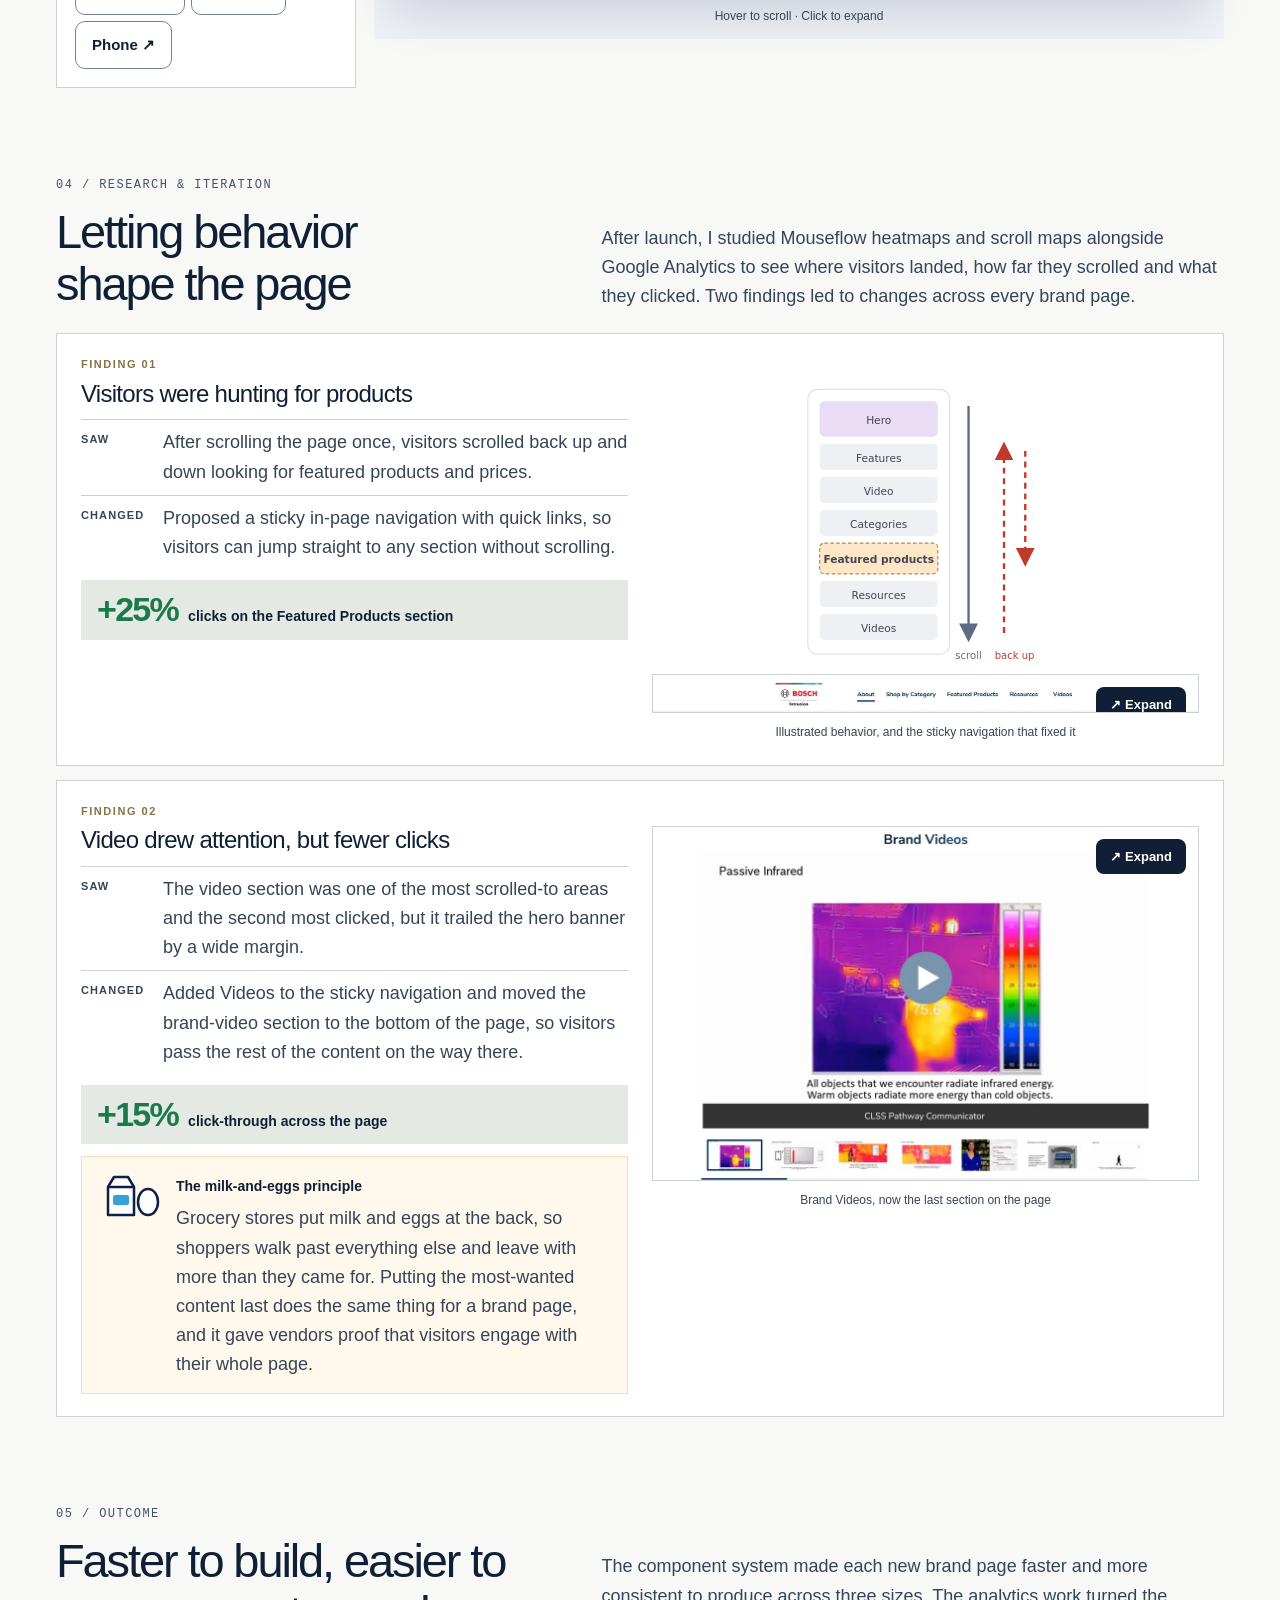
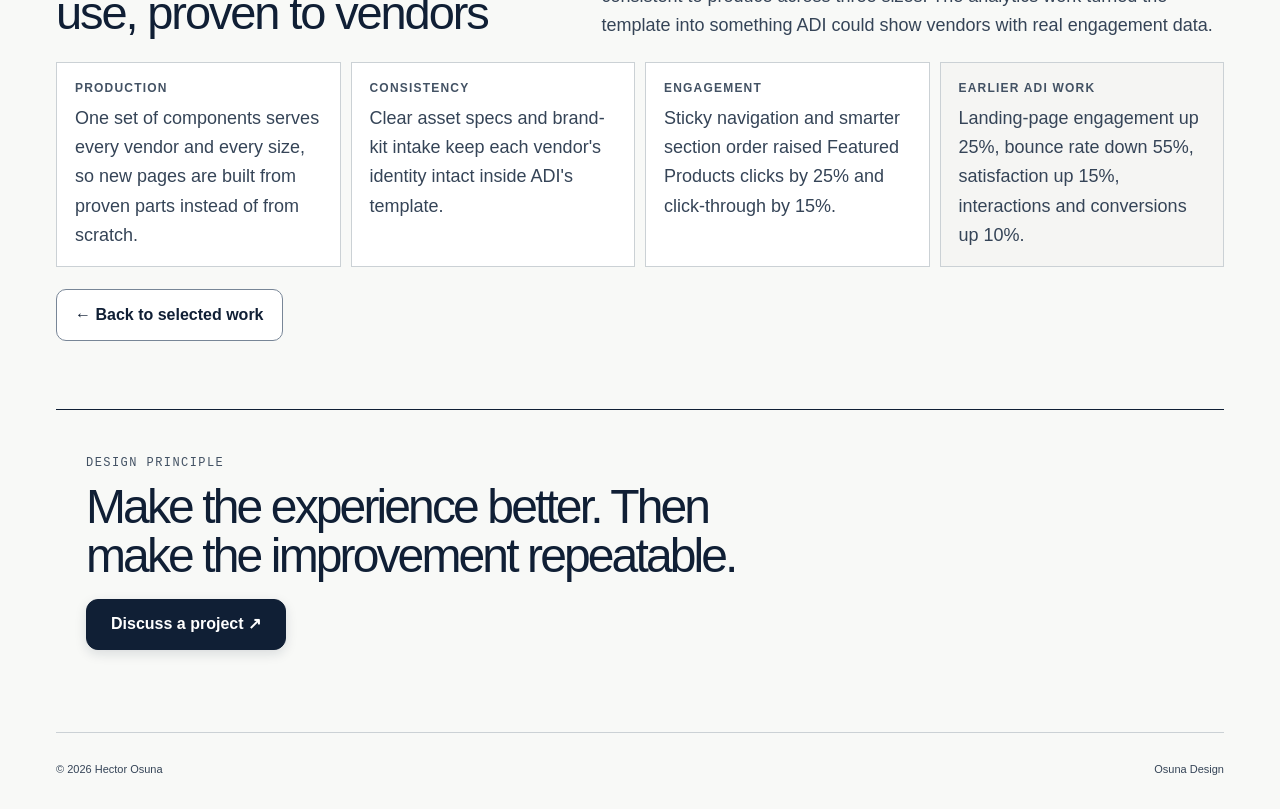
<file: adi-resideo.html>
<!doctype html><html lang="en"><head><meta charset="utf-8"><meta name="viewport" content="width=device-width,initial-scale=1"><title>ADI / Resideo Brand Pages — Hector Osuna</title><meta name="description" content="ADI / Resideo vendor brand pages: a responsive component system with desktop, tablet and phone variants, plus data-driven UX improvements."><link rel="icon" href="assets/favicon.svg" type="image/svg+xml"><link rel="alternate icon" href="assets/favicon.ico"><link rel="apple-touch-icon" href="assets/favicon-180.png"><link rel="stylesheet" href="styles.css"><link rel="stylesheet" href="editorial.css"></head><body class="cs-page adi-page"><nav class="nav"><div class="container navin"><a class="brand" href="index.html"><img src="assets/osuna-logo.png" alt="Osuna Design"></a><div class="navlinks"><a href="index.html#work">Work</a><a href="index.html#systems">Systems</a><a href="about.html">About</a><a href="resume.html">Experience</a><a class="btn dark" href="mailto:hosuna23@gmail.com">Let's talk ↗</a></div><button class="menu">☰</button></div></nav><main>

<!-- HERO -->
<section class="case-hero">
  <div class="container">
    <div class="eyebrow">Selected Case Study — Design Systems &amp; UX</div>
    <h1>ADI / Resideo</h1>
    <p class="case-sub">Vendor brand pages, built as a system</p>
    <p class="lead">A responsive component library that turns each vendor's brief and assets into desktop, tablet and phone brand pages. Analytics then showed where the page could work harder.</p>

    <div class="ws-meta reveal">
      <div><h5>My Role</h5><p>Senior Designer</p></div>
      <div><h5>Company</h5><p>ADI Global Distribution (Resideo)</p></div>
      <div><h5>Project</h5><p>Vendor Brand Pages</p></div>
      <div><h5>Disciplines</h5><p>Design Systems, Responsive UI, UX Research</p></div>
      <div><h5>Partners</h5><p>Vendor brand &amp; marketing teams</p></div>
      <div><h5>Tools</h5><p>Figma, Mouseflow, Google Analytics</p></div>
    </div>

    <div class="cs-stats reveal">
      <div><strong>+25%</strong><span>Clicks on Featured Products after adding sticky navigation</span></div>
      <div><strong>+15%</strong><span>Click-through after moving the video section</span></div>
      <div><strong>6</strong><span>Reusable component families</span></div>
      <div><strong>3</strong><span>Sizes per component: desktop, tablet, phone</span></div>
      <div><strong>1</strong><span>Click to switch a section to another size</span></div>
    </div>
  </div>
</section>

<!-- 01 WORKFLOW -->
<section>
  <div class="container">
    <div class="cs-head">
      <div><div class="eyebrow">01 / Workflow</div><h2>From vendor brief to three finished pages</h2></div>
      <p>ADI carries products from many vendors, and each gets its own brand page. I run the process end to end, from the first brief to measuring how the live page performs.</p>
    </div>
    <ol class="adi-steps reveal">
      <li><b>01</b><h6>Brief</h6><p>Review the creative brief and walk the vendor through the page structure: hero, features and benefits, video, categories, resources.</p></li>
      <li><b>02</b><h6>Goals</h6><p>Ask what the page should achieve and which products or services to feature.</p></li>
      <li><b>03</b><h6>Asset specs</h6><p>Explain the exact sizes and formats each section needs, so assets arrive ready to use.</p></li>
      <li><b>04</b><h6>Brand kit</h6><p>Collect the vendor's UI kit or identity guide to bring their colors and graphic elements into the page.</p></li>
      <li><b>05</b><h6>Build</h6><p>Drop images, copy and colors into components from the brand-page library.</p></li>
      <li><b>06</b><h6>Three sizes</h6><p>Switch each section to its tablet and phone variant with one click. No rebuilding.</p></li>
      <li><b>07</b><h6>Measure</h6><p>Track behavior with Mouseflow heatmaps and Google Analytics, then improve the template.</p></li>
    </ol>
  </div>
</section>

<!-- 02 COMPONENT SYSTEM -->
<section>
  <div class="container">
    <div class="cs-head">
      <div><div class="eyebrow">02 / Component system</div><h2>One component, three sizes</h2></div>
      <p>Instead of drawing a separate module for every device, I built each section as one component with size variants. Content goes in once, and the tablet and phone layouts come with it.</p>
    </div>

    <div class="adi-compare reveal">
      <div class="adi-cmp old">
        <h6>Module per device</h6>
        <div class="adi-grid-dots" aria-hidden="true"><i></i><i></i><i></i><i></i><i></i><i></i><i></i><i></i><i></i><i></i><i></i><i></i><i></i><i></i><i></i><i></i><i></i><i></i></div>
        <p><strong>18</strong> separate modules (6 sections × 3 devices) to build, update and keep in sync</p>
      </div>
      <div class="adi-cmp-arrow" aria-hidden="true">→</div>
      <div class="adi-cmp new">
        <h6>Component with size variants</h6>
        <div class="adi-grid-dots new" aria-hidden="true"><i></i><i></i><i></i><i></i><i></i><i></i></div>
        <p><strong>6</strong> components, each with a <em>Size</em> property. Update once, and every size follows.</p>
      </div>
    </div>

    <div class="adi-viewer reveal">
      <aside class="adi-props" aria-label="Component properties">
        <div class="adi-props-head"><span class="adi-diamond" aria-hidden="true">◆</span> Brand Page / <b data-cname>Hero Banner</b></div>
        <label class="adi-label">Component</label>
        <div class="adi-comp-list" role="tablist">
          <button role="tab" aria-selected="true" data-comp="hero">Hero Banner</button>
          <button role="tab" aria-selected="false" data-comp="banner">Thin Banner</button>
          <button role="tab" aria-selected="false" data-comp="spotlight">Brand Spotlight</button>
          <button role="tab" aria-selected="false" data-comp="features">Features &amp; Benefits</button>
          <button role="tab" aria-selected="false" data-comp="category">Shop by Category</button>
          <button role="tab" aria-selected="false" data-comp="resources">Resources</button>
        </div>
        <label class="adi-label">Size</label>
        <div class="adi-seg" role="radiogroup" aria-label="Size">
          <button role="radio" aria-checked="true" data-size="d">Desktop</button>
          <button role="radio" aria-checked="false" data-size="t">Tablet</button>
          <button role="radio" aria-checked="false" data-size="m">Phone</button>
        </div>
        <p class="adi-note" data-cnote></p>
        <button class="adi-sheet-btn" data-sheet>View full component sheet ↗</button>
      </aside>
      <div class="adi-stage">
        <div class="adi-stage-bar"><span data-cpath>Hero Banner / Size=Desktop</span><span class="adi-w" data-cw>Desktop</span></div>
        <div class="adi-canvas">
          <div class="adi-device" data-device="d"><img data-cimg src="assets/adi-hero-d.webp" alt="Hero Banner component, desktop variant"></div>
        </div>
      </div>
    </div>
    <p class="cs-hint">Pick a component, then switch its size. This mirrors how the variants work in Figma.</p>
  </div>
</section>

<!-- 03 THE RESULT -->
<section>
  <div class="container">
    <div class="cs-head">
      <div><div class="eyebrow">03 / In production</div><h2>Bosch Intrusion, at every size</h2></div>
      <p>The same components, filled with Bosch's assets, copy and colors, produce a complete brand page for each device. Section order, spacing and calls to action stay consistent everywhere.</p>
    </div>

    <div class="adi-result reveal">
      <div class="adi-result-side">
        <div class="adi-seg big" role="radiogroup" aria-label="Device">
          <button role="radio" aria-checked="true" data-dev="desktop">Desktop</button>
          <button role="radio" aria-checked="false" data-dev="tablet">Tablet</button>
          <button role="radio" aria-checked="false" data-dev="mobile">Phone</button>
        </div>
        <ul class="adi-result-list">
          <li><b>Hero</b> in Bosch's brand gradient with product imagery</li>
          <li><b>Sticky in-page navigation</b> with quick links</li>
          <li><b>Features &amp; benefits</b>: 3 modules</li>
          <li><b>Video spotlight</b> and thin banner</li>
          <li><b>Shop by category</b>, featured products, resources</li>
          <li><b>Brand videos</b>, moved to the bottom</li>
        </ul>
        <div class="adi-links">
          <a class="btn dark" href="https://www.adiglobaldistribution.us/catalog/featured-brands/bosch" target="_blank" rel="noopener">View live page ↗</a>
          <div class="adi-proto">
            <span>Figma prototypes</span>
            <a href="https://www.figma.com/proto/7C9GoXUUbYcwmM0ksYbQgR/Brand-Pages?node-id=32218-60067&amp;viewport=1114%2C197%2C0.5&amp;t=qDn74t6LiAt8lcRX-1&amp;scaling=min-zoom&amp;content-scaling=fixed&amp;page-id=24910%3A27937" target="_blank" rel="noopener">Desktop ↗</a>
            <a href="https://www.figma.com/proto/7C9GoXUUbYcwmM0ksYbQgR/Brand-Pages?node-id=32218-61537&amp;viewport=1114%2C197%2C0.5&amp;t=xkFmRMzyC1UKio1G-1&amp;scaling=min-zoom&amp;content-scaling=fixed&amp;page-id=24910%3A27937" target="_blank" rel="noopener">Tablet ↗</a>
            <a href="https://www.figma.com/proto/7C9GoXUUbYcwmM0ksYbQgR/Brand-Pages?node-id=32218-61537&amp;viewport=1114%2C197%2C0.5&amp;t=xkFmRMzyC1UKio1G-1&amp;scaling=min-zoom&amp;content-scaling=fixed&amp;page-id=24910%3A27937" target="_blank" rel="noopener">Phone ↗</a>
          </div>
        </div>
      </div>
      <div class="adi-result-stage">
        <figure class="adi-frame desktop" data-full="assets/adi-bosch-desktop.webp" data-title="Bosch brand page — desktop">
          <div class="adi-frame-bar"><i></i><i></i><i></i><span>adiglobaldistribution.us/…/bosch</span></div>
          <div class="adi-frame-screen"><img data-devimg src="assets/adi-bosch-desktop.webp" alt="Bosch Intrusion brand page on desktop" loading="lazy"></div>
        </figure>
        <p class="cs-hint">Hover to scroll · Click to expand</p>
      </div>
    </div>
  </div>
</section>

<!-- 04 RESEARCH & FINDINGS -->
<section>
  <div class="container">
    <div class="cs-head">
      <div><div class="eyebrow">04 / Research &amp; iteration</div><h2>Letting behavior shape the page</h2></div>
      <p>After launch, I studied Mouseflow heatmaps and scroll maps alongside Google Analytics to see where visitors landed, how far they scrolled and what they clicked. Two findings led to changes across every brand page.</p>
    </div>

    <div class="adi-findings">
      <article class="adi-finding reveal">
        <div class="adi-f-num">Finding 01</div>
        <div class="adi-f-grid">
          <div class="adi-f-copy">
            <h3>Visitors were hunting for products</h3>
            <div class="adi-f-row"><span>Saw</span><p>After scrolling the page once, visitors scrolled back up and down looking for featured products and prices.</p></div>
            <div class="adi-f-row"><span>Changed</span><p>Proposed a sticky in-page navigation with quick links, so visitors can jump straight to any section without scrolling.</p></div>
            <div class="adi-f-result"><strong>+25%</strong><span>clicks on the Featured Products section</span></div>
          </div>
          <div class="adi-f-visual">
            <svg class="adi-scrollmap" viewBox="0 0 220 240" role="img" aria-label="Diagram: a visitor scrolls down the whole page, then back up looking for featured products">
              <rect x="10" y="8" width="120" height="224" rx="8" fill="#fff" stroke="#dfe3e8"/>
              <rect x="20" y="18" width="100" height="30" rx="4" fill="#e9dcf5"/><text x="70" y="37" text-anchor="middle">Hero</text>
              <rect x="20" y="54" width="100" height="22" rx="4" fill="#eef0f4"/><text x="70" y="69" text-anchor="middle">Features</text>
              <rect x="20" y="82" width="100" height="22" rx="4" fill="#eef0f4"/><text x="70" y="97" text-anchor="middle">Video</text>
              <rect x="20" y="110" width="100" height="22" rx="4" fill="#eef0f4"/><text x="70" y="125" text-anchor="middle">Categories</text>
              <rect x="20" y="138" width="100" height="26" rx="4" fill="#fde7c6" stroke="#b18b4c" stroke-dasharray="3 2"/><text x="70" y="155" text-anchor="middle" font-weight="700">Featured products</text>
              <rect x="20" y="170" width="100" height="22" rx="4" fill="#eef0f4"/><text x="70" y="185" text-anchor="middle">Resources</text>
              <rect x="20" y="198" width="100" height="22" rx="4" fill="#eef0f4"/><text x="70" y="213" text-anchor="middle">Videos</text>
              <path d="M146 22 V214" stroke="#5f6b85" stroke-width="2" fill="none" marker-end="url(#ah)"/>
              <path d="M176 214 C176 190 176 170 176 60" stroke="#c0392b" stroke-width="2" fill="none" stroke-dasharray="5 4" marker-end="url(#ah2)"/>
              <path d="M194 60 V150" stroke="#c0392b" stroke-width="2" fill="none" stroke-dasharray="5 4" marker-end="url(#ah2)"/>
              <text x="146" y="236" text-anchor="middle" class="s">scroll</text><text x="185" y="236" text-anchor="middle" class="s r">back up</text>
              <defs><marker id="ah" markerWidth="8" markerHeight="8" refX="4" refY="4" orient="auto"><path d="M0 0 L8 4 L0 8z" fill="#5f6b85"/></marker><marker id="ah2" markerWidth="8" markerHeight="8" refX="4" refY="4" orient="auto"><path d="M0 0 L8 4 L0 8z" fill="#c0392b"/></marker></defs>
            </svg>
            <button class="ws-tile flat adi-navshot" data-full="assets/adi-sticky-nav.webp" data-title="Sticky in-page navigation on the Bosch page"><img src="assets/adi-sticky-nav.webp" alt="Sticky brand-page navigation with the Bosch logo and links: About, Shop by Category, Featured Products, Resources, Videos" loading="lazy"></button>
            <p class="adi-cap">Illustrated behavior, and the sticky navigation that fixed it</p>
          </div>
        </div>
      </article>

      <article class="adi-finding reveal">
        <div class="adi-f-num">Finding 02</div>
        <div class="adi-f-grid">
          <div class="adi-f-copy">
            <h3>Video drew attention, but fewer clicks</h3>
            <div class="adi-f-row"><span>Saw</span><p>The video section was one of the most scrolled-to areas and the second most clicked, but it trailed the hero banner by a wide margin.</p></div>
            <div class="adi-f-row"><span>Changed</span><p>Added Videos to the sticky navigation and moved the brand-video section to the bottom of the page, so visitors pass the rest of the content on the way there.</p></div>
            <div class="adi-f-result"><strong>+15%</strong><span>click-through across the page</span></div>
            <div class="adi-grocery">
              <div class="adi-g-icons" aria-hidden="true"><svg viewBox="0 0 64 48" width="64" height="48"><path d="M10 16 L16 6 H30 L36 16 V44 H10Z" fill="#fff" stroke="#0f2046" stroke-width="2.5" stroke-linejoin="round"/><path d="M10 16 H36" stroke="#0f2046" stroke-width="2.5"/><rect x="15" y="24" width="16" height="10" rx="2" fill="#36a3d6"/><ellipse cx="50" cy="31" rx="10" ry="13" fill="#fff" stroke="#0f2046" stroke-width="2.5"/></svg></div>
              <div><b>The milk-and-eggs principle</b><p>Grocery stores put milk and eggs at the back, so shoppers walk past everything else and leave with more than they came for. Putting the most-wanted content last does the same thing for a brand page, and it gave vendors proof that visitors engage with their whole page.</p></div>
            </div>
          </div>
          <div class="adi-f-visual">
            <button class="ws-tile flat" data-full="assets/adi-video-section.webp" data-title="Brand Videos section, now at the bottom of the page"><img src="assets/adi-video-section.webp" alt="Brand Videos section with a thermal-imaging video player and a row of video thumbnails" loading="lazy"></button>
            <p class="adi-cap">Brand Videos, now the last section on the page</p>
          </div>
        </div>
      </article>
    </div>
  </div>
</section>

<!-- 05 OUTCOME -->
<section>
  <div class="container">
    <div class="cs-head">
      <div><div class="eyebrow">05 / Outcome</div><h2>Faster to build, easier to use, proven to vendors</h2></div>
      <p>The component system made each new brand page faster and more consistent to produce across three sizes. The analytics work turned the template into something ADI could show vendors with real engagement data.</p>
    </div>
    <div class="adi-outcomes reveal">
      <div><h6>Production</h6><p>One set of components serves every vendor and every size, so new pages are built from proven parts instead of from scratch.</p></div>
      <div><h6>Consistency</h6><p>Clear asset specs and brand-kit intake keep each vendor's identity intact inside ADI's template.</p></div>
      <div><h6>Engagement</h6><p>Sticky navigation and smarter section order raised Featured Products clicks by 25% and click-through by 15%.</p></div>
      <div><h6>Earlier ADI work</h6><p>Landing-page engagement up 25%, bounce rate down 55%, satisfaction up 15%, interactions and conversions up 10%.</p></div>
    </div>
    <a class="back" href="index.html#work">← Back to selected work</a>
  </div>
</section>

<section class="cs-cta-wrap">
  <div class="container">
    <div class="cta reveal"><div class="eyebrow">Design principle</div><h2>Make the experience better. Then make the improvement repeatable.</h2><a class="btn dark" href="mailto:hosuna23@gmail.com">Discuss a project ↗</a></div>
  </div>
</section>

</main>

<dialog class="cs-lightbox" aria-label="Expanded image">
  <div class="cs-lb-bar"><span class="cs-lb-title"></span><button class="cs-lb-close" aria-label="Close">✕</button></div>
  <div class="cs-lb-body"><img alt=""></div>
</dialog>

<footer class="footer"><div class="container footerin"><div>© <span data-year></span> Hector Osuna</div><div>Osuna Design</div></div></footer>
<script src="script.js"></script>
<script>
(function(){
  /* Lightbox */
  var lb=document.querySelector('.cs-lightbox'), lbImg=lb.querySelector('img'), lbT=lb.querySelector('.cs-lb-title');
  function openLb(src,title){lbImg.src=src;lbImg.alt=title||'';lbT.textContent=title||'';lb.showModal?lb.showModal():lb.setAttribute('open','');lb.querySelector('.cs-lb-body').scrollTop=0}
  function bindLb(el){
    if(el.tagName!=='BUTTON'){el.setAttribute('tabindex','0');el.setAttribute('role','button')}
    el.addEventListener('click',function(){openLb(el.dataset.full,el.dataset.title)});
    el.addEventListener('keydown',function(e){if(el.tagName!=='BUTTON'&&(e.key==='Enter'||e.key===' ')){e.preventDefault();openLb(el.dataset.full,el.dataset.title)}});
  }
  document.querySelectorAll('[data-full]').forEach(bindLb);
  lb.querySelector('.cs-lb-close').addEventListener('click',function(){lb.close()});
  lb.addEventListener('click',function(e){if(e.target===lb)lb.close()});

  /* Component viewer */
  var C={
    hero:{n:'Hero Banner',t:'Image and copy sit side by side on desktop, then stack with the image on top for tablet and phone. The 799×360 image area is fixed, so vendors know exactly what to deliver.'},
    banner:{n:'Thin Banner',t:'A slim promotional strip. On desktop the lifestyle image sits left of the copy and CTA; on tablet and phone it moves on top. Variants cover no product, two products, five products and lifestyle.'},
    spotlight:{n:'Brand Spotlight',t:'A 706×400 video spotlight. Video and copy share one row on desktop and stack on smaller screens. White and gray background variants help pace long pages.'},
    features:{n:'Features & Benefits',t:'Three or four benefit modules sit in one row on desktop and stack into a single column on tablet and phone, so every benefit stays readable.'},
    category:{n:'Shop by Category',t:'Five or six category tiles: all in one row on desktop, three across on tablet, two across on phone. Label-on-top and label-on-bottom variants are included.'},
    resources:{n:'Resources',t:'Two 710×370 content cards sit side by side on desktop and tablet, then stack on phone. One image size works at every breakpoint.'}
  };
  var SZ={d:'Desktop',t:'Tablet',m:'Phone'}, comp='hero', size='d';
  var img=document.querySelector('[data-cimg]'), dev=document.querySelector('.adi-device');
  function render(){
    var c=C[comp];
    img.style.opacity=0;
    var n=new Image(); n.onload=function(){img.src=n.src;img.alt=c.n+' component, '+SZ[size].toLowerCase()+' variant';dev.dataset.device=size;img.style.opacity=1};
    n.src='assets/adi-'+comp+'-'+size+'.webp';
    document.querySelector('[data-cname]').textContent=c.n;
    document.querySelector('[data-cnote]').textContent=c.t;
    document.querySelector('[data-cpath]').textContent=c.n+' / Size='+SZ[size];
    document.querySelector('[data-cw]').textContent=SZ[size];
    document.querySelectorAll('[data-comp]').forEach(function(b){b.setAttribute('aria-selected',b.dataset.comp===comp)});
    document.querySelectorAll('[data-size]').forEach(function(b){b.setAttribute('aria-checked',b.dataset.size===size)});
  }
  document.querySelectorAll('[data-comp]').forEach(function(b){b.addEventListener('click',function(){comp=b.dataset.comp;render()})});
  document.querySelectorAll('[data-size]').forEach(function(b){b.addEventListener('click',function(){size=b.dataset.size;render()})});
  document.querySelector('[data-sheet]').addEventListener('click',function(){openLb('assets/adi-sheet-'+comp+'.webp',C[comp].n+' — full component sheet')});
  render();

  /* Device switcher */
  var frame=document.querySelector('.adi-frame'), dimg=document.querySelector('[data-devimg]');
  var DV={desktop:'Desktop',tablet:'Tablet',mobile:'Phone'};
  document.querySelectorAll('[data-dev]').forEach(function(b){b.addEventListener('click',function(){
    var d=b.dataset.dev;
    document.querySelectorAll('[data-dev]').forEach(function(x){x.setAttribute('aria-checked',x===b)});
    frame.className='adi-frame '+d;
    dimg.src='assets/adi-bosch-'+d+'.webp'; dimg.alt='Bosch Intrusion brand page on '+DV[d].toLowerCase();
    frame.dataset.full=dimg.src; frame.dataset.title='Bosch brand page — '+DV[d].toLowerCase();
  })});
})();
</script>
</body></html>
</file>
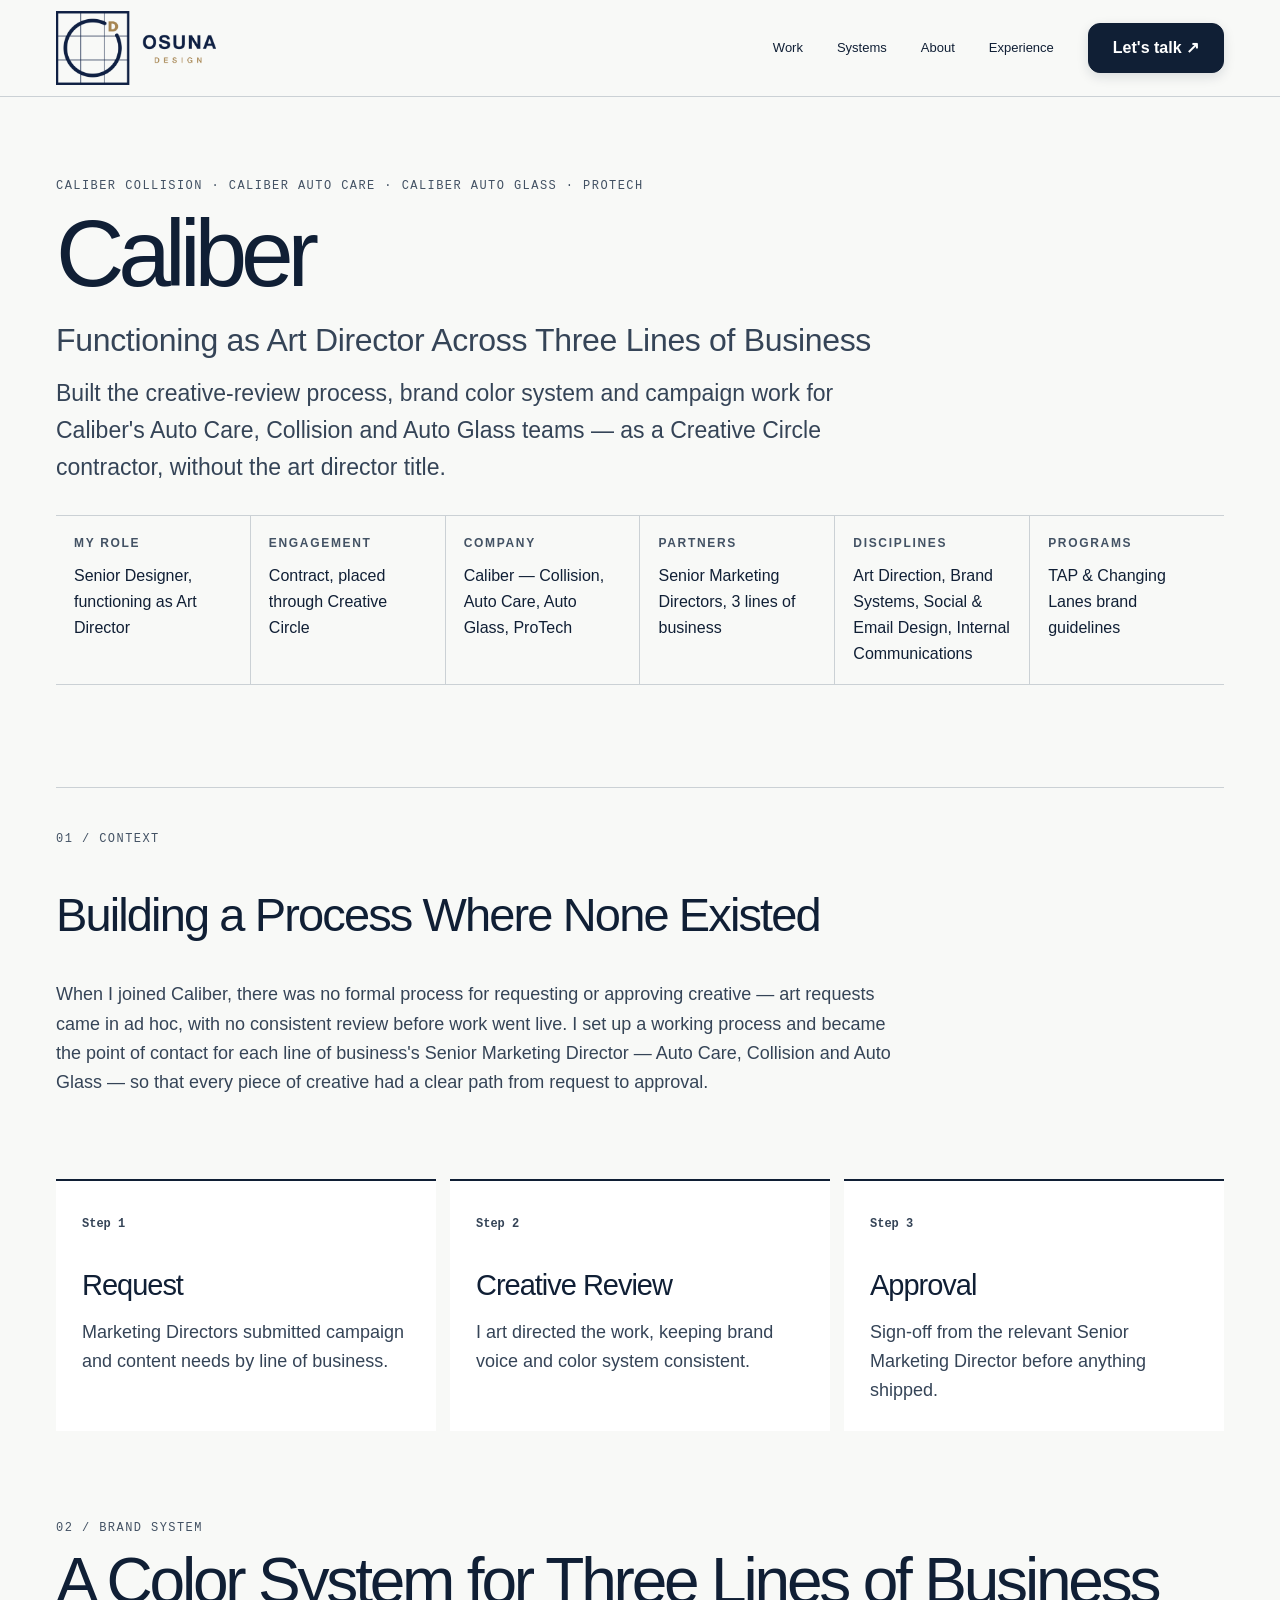
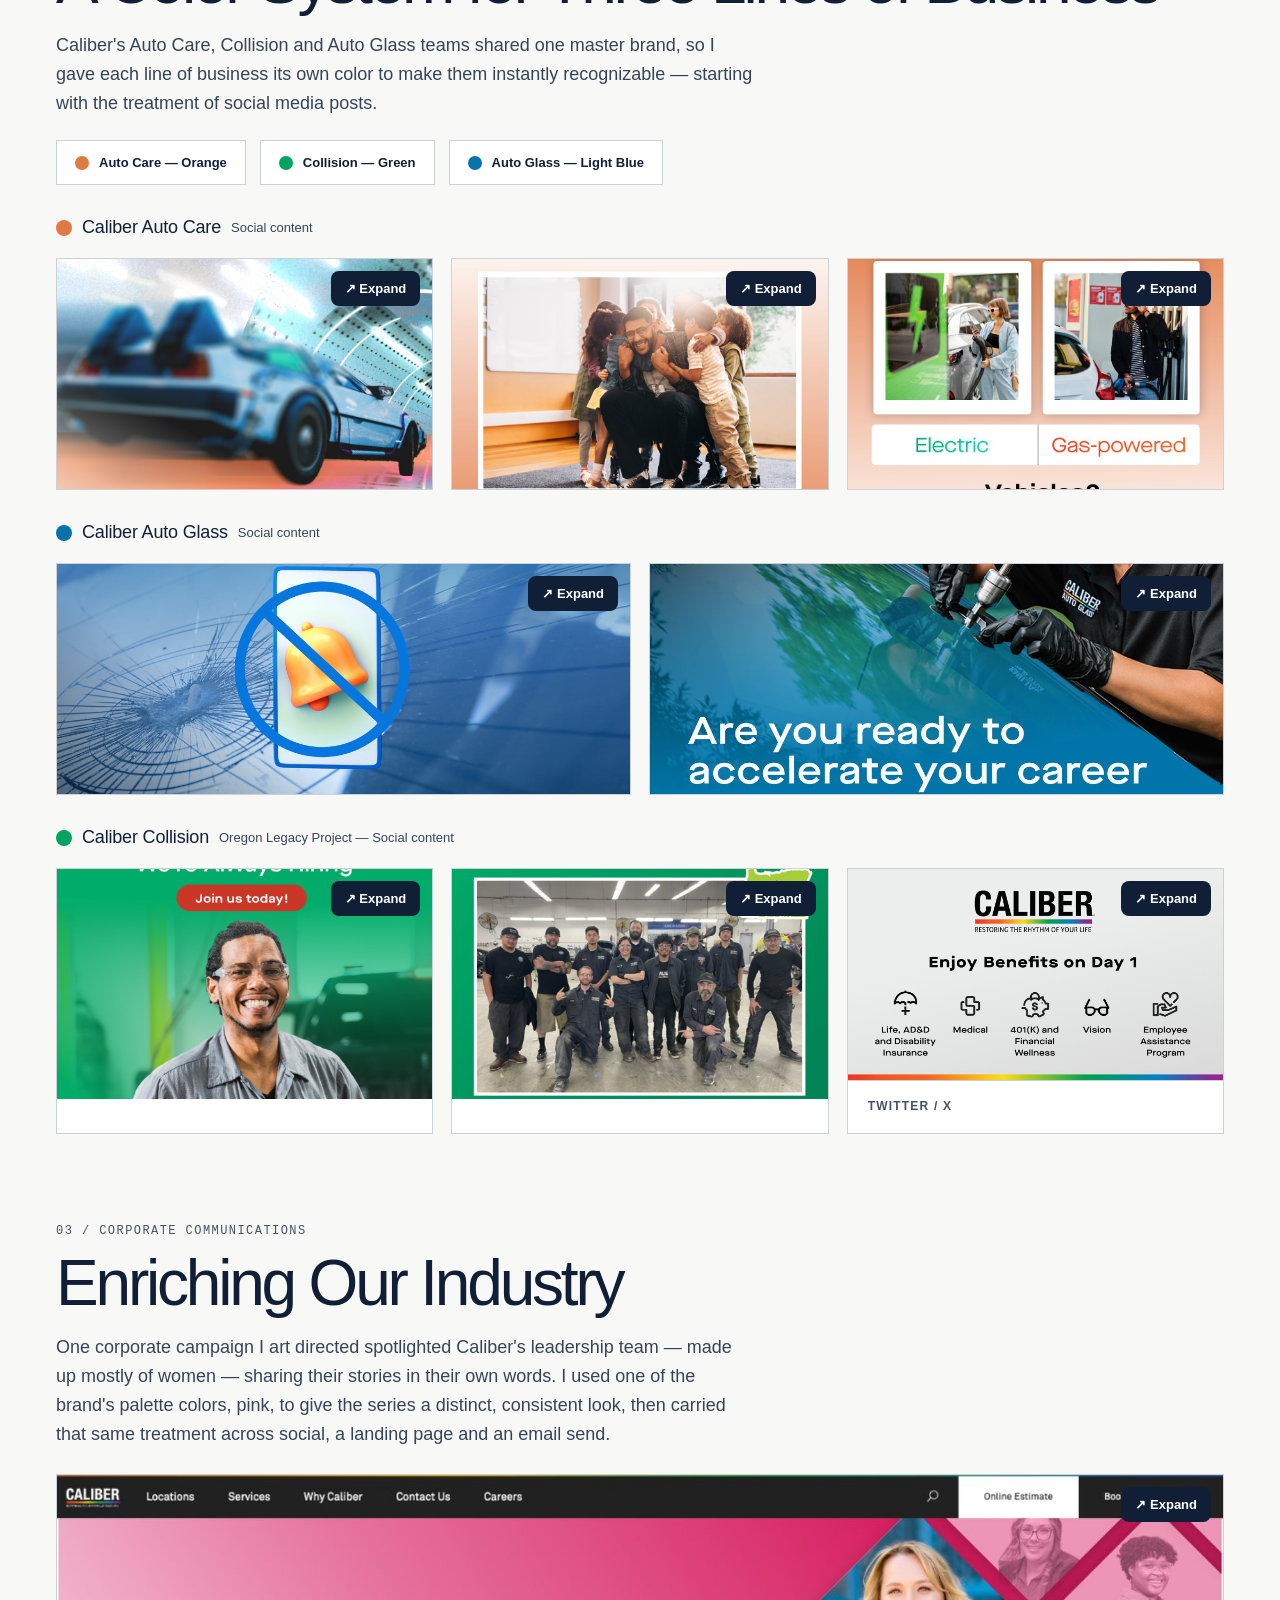
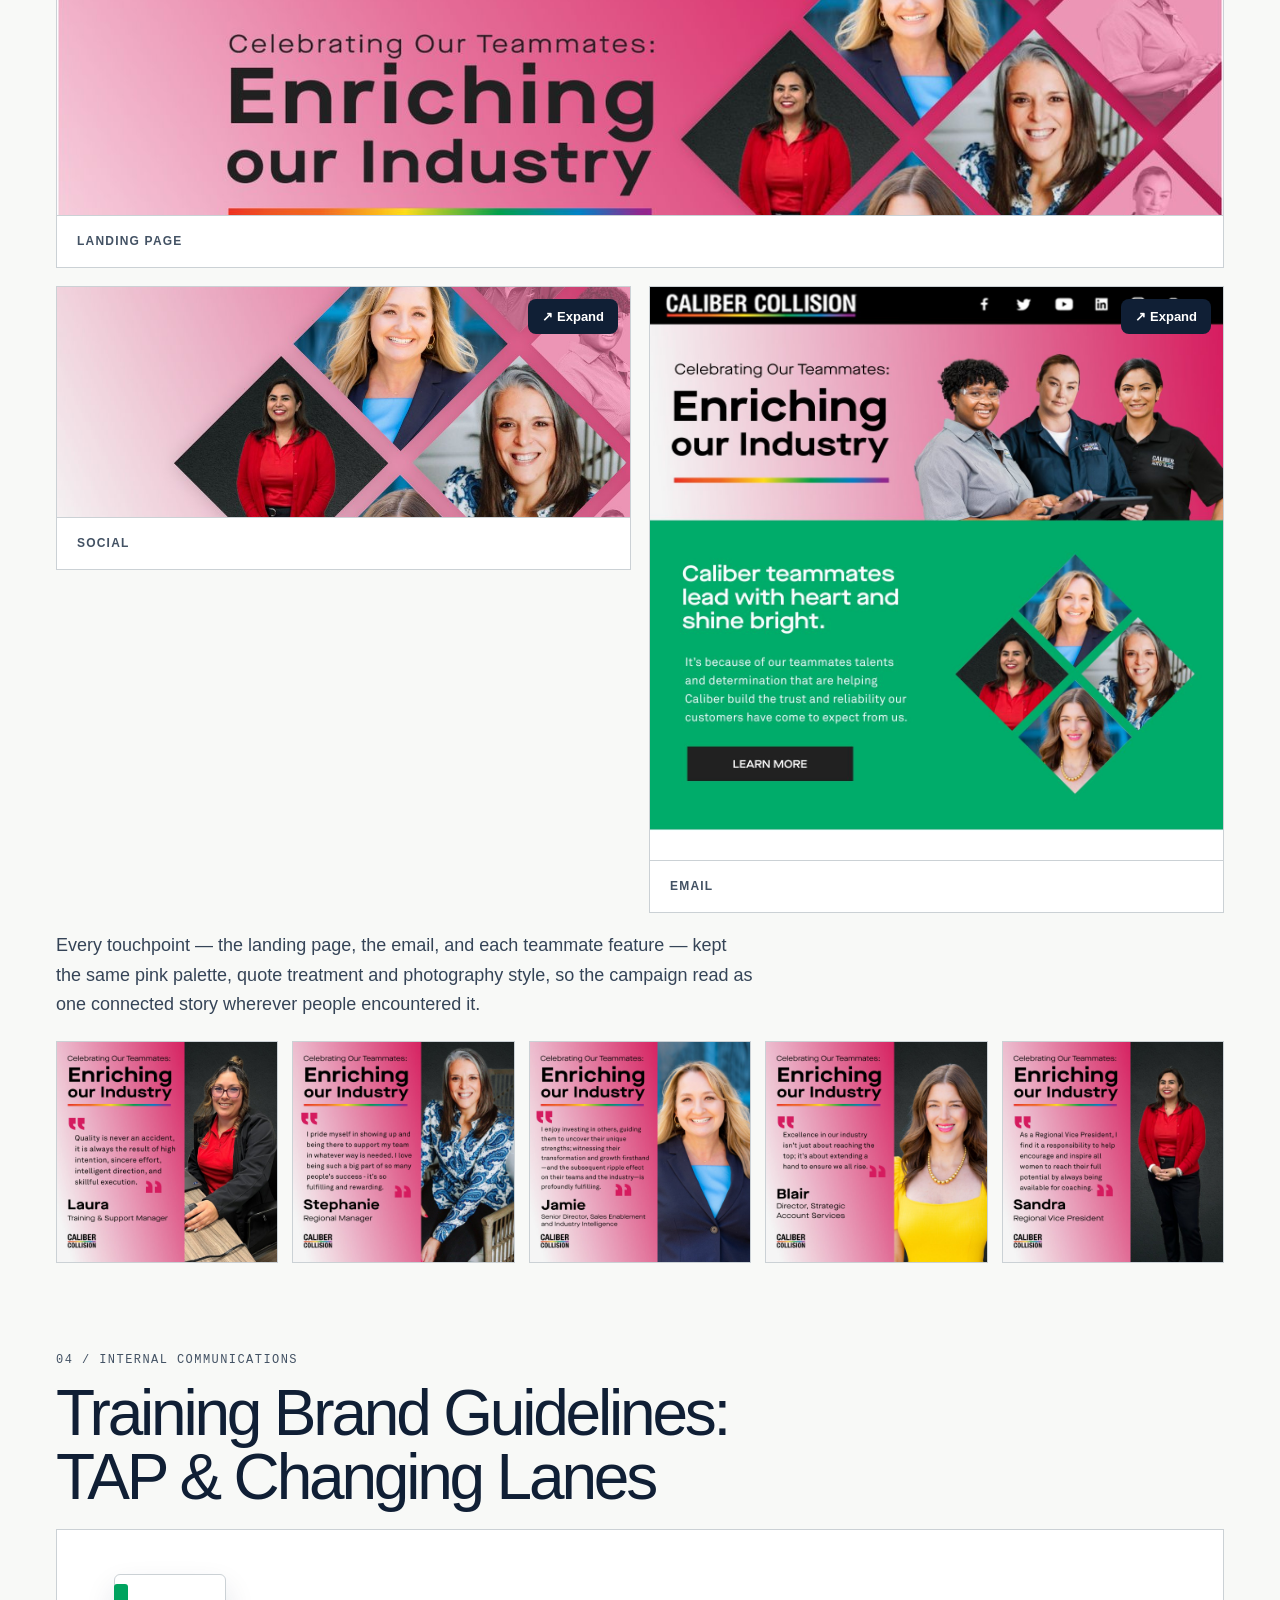
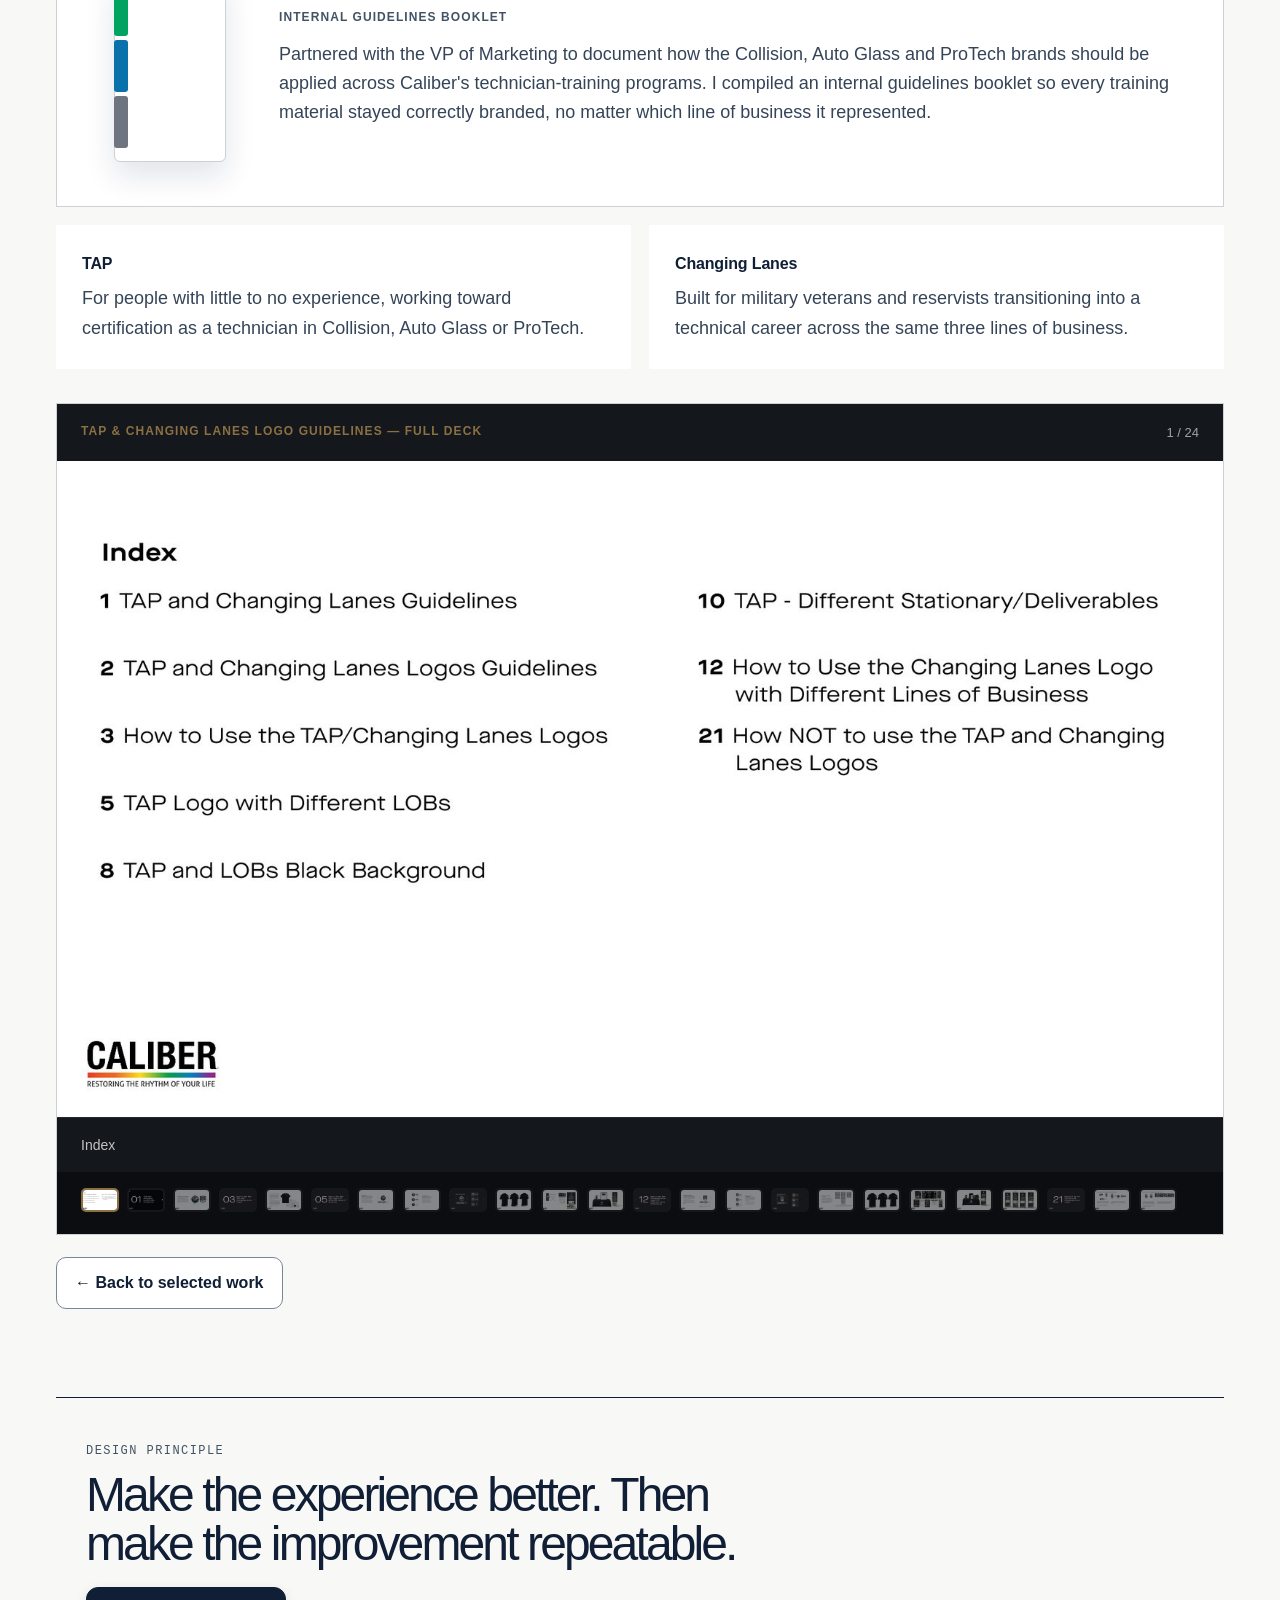
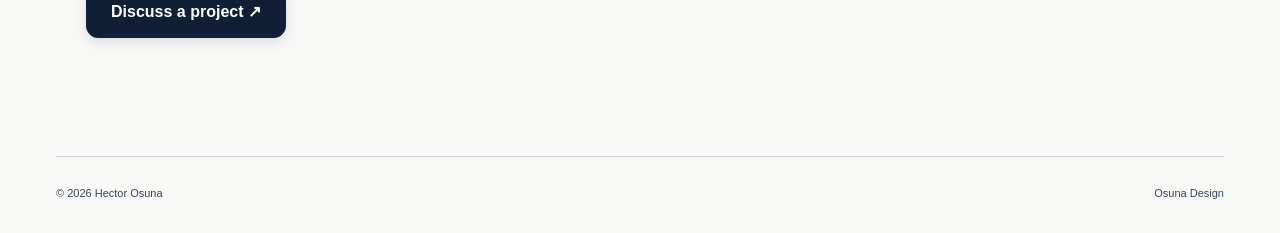
<file: caliber.html>
<!doctype html><html lang="en"><head><meta charset="utf-8"><meta name="viewport" content="width=device-width,initial-scale=1"><title>Caliber — Hector Osuna</title><link rel="icon" href="assets/favicon.svg" type="image/svg+xml"><link rel="alternate icon" href="assets/favicon.ico"><link rel="apple-touch-icon" href="assets/favicon-180.png"><link rel="stylesheet" href="styles.css"><link rel="stylesheet" href="editorial.css"></head><body class="cs-page"><nav class="nav"><div class="container navin"><a class="brand" href="index.html"><img src="assets/osuna-logo.png" alt="Osuna Design"></a><div class="navlinks"><a href="index.html#work">Work</a><a href="index.html#systems">Systems</a><a href="about.html">About</a><a href="resume.html">Experience</a><a class="btn dark" href="mailto:hosuna23@gmail.com">Let's talk ↗</a></div><button class="menu">☰</button></div></nav><main>

<section class="case-hero">
  <div class="container">
    <div class="eyebrow">Caliber Collision · Caliber Auto Care · Caliber Auto Glass · ProTech</div>
    <h1>Caliber</h1>
    <p class="case-sub">Functioning as Art Director Across Three Lines of Business</p>
    <p class="lead">Built the creative-review process, brand color system and campaign work for Caliber's Auto Care, Collision and Auto Glass teams — as a Creative Circle contractor, without the art director title.</p>

    <div class="ws-meta reveal">
      <div><h5>My Role</h5><p>Senior Designer, functioning as Art Director</p></div>
      <div><h5>Engagement</h5><p>Contract, placed through Creative Circle</p></div>
      <div><h5>Company</h5><p>Caliber — Collision, Auto Care, Auto Glass, ProTech</p></div>
      <div><h5>Partners</h5><p>Senior Marketing Directors, 3 lines of business</p></div>
      <div><h5>Disciplines</h5><p>Art Direction, Brand Systems, Social &amp; Email Design, Internal Communications</p></div>
      <div><h5>Programs</h5><p>TAP &amp; Changing Lanes brand guidelines</p></div>
    </div>
  </div>
</section>

<section>
  <div class="container">
    <div class="case-block reveal">
      <div class="eyebrow">01 / Context</div>
      <h2>Building a Process Where None Existed</h2>
      <p>When I joined Caliber, there was no formal process for requesting or approving creative — art requests came in ad hoc, with no consistent review before work went live. I set up a working process and became the point of contact for each line of business's Senior Marketing Director — Auto Care, Collision and Auto Glass — so that every piece of creative had a clear path from request to approval.</p>
    </div>
    <div class="cal-process reveal">
      <div class="step"><b>Step 1</b><h3>Request</h3><p style="color:var(--muted);margin:0">Marketing Directors submitted campaign and content needs by line of business.</p></div>
      <div class="step"><b>Step 2</b><h3>Creative Review</h3><p style="color:var(--muted);margin:0">I art directed the work, keeping brand voice and color system consistent.</p></div>
      <div class="step"><b>Step 3</b><h3>Approval</h3><p style="color:var(--muted);margin:0">Sign-off from the relevant Senior Marketing Director before anything shipped.</p></div>
    </div>
  </div>
</section>

<section>
  <div class="container">
    <div class="eyebrow">02 / Brand System</div>
    <h2 style="font-size:clamp(38px,5vw,66px);letter-spacing:-.05em;line-height:1;margin:0 0 10px">A Color System for Three Lines of Business</h2>
    <p style="font-size:18px;color:var(--muted);max-width:700px">Caliber's Auto Care, Collision and Auto Glass teams shared one master brand, so I gave each line of business its own color to make them instantly recognizable — starting with the treatment of social media posts.</p>

    <div class="cal-swatches reveal">
      <div class="cal-swatch"><span class="cal-dot" style="background:var(--cal-orange)"></span>Auto Care — Orange</div>
      <div class="cal-swatch"><span class="cal-dot" style="background:var(--cal-green)"></span>Collision — Green</div>
      <div class="cal-swatch"><span class="cal-dot" style="background:var(--cal-blue)"></span>Auto Glass — Light Blue</div>
    </div>

    <div class="cal-lob reveal">
      <div class="cal-lob-head"><span class="cal-dot" style="background:var(--cal-orange)"></span><h4>Caliber Auto Care</h4><span>Social content</span></div>
      <div class="ws-gallery g3">
        <div class="ws-gallery-item sq" tabindex="0" data-full="assets/caliber/ac-daylight-saving.jpg" data-title="Caliber Auto Care — Daylight Saving Time"><img src="assets/caliber/ac-daylight-saving.jpg" alt="Caliber Auto Care Facebook post about Daylight Saving Time, orange brand treatment"></div>
        <div class="ws-gallery-item sq" tabindex="0" data-full="assets/caliber/ac-teacher-appreciation.jpg" data-title="Caliber Auto Care — Teacher Appreciation Day"><img src="assets/caliber/ac-teacher-appreciation.jpg" alt="Caliber Auto Care Facebook post for Teacher Appreciation Day, orange brand treatment"></div>
        <div class="ws-gallery-item sq" tabindex="0" data-full="assets/caliber/ac-ev-or-gas.jpg" data-title="Caliber Auto Care — Electric or Gas?"><img src="assets/caliber/ac-ev-or-gas.jpg" alt="Caliber Auto Care Facebook post asking electric vs. gas-powered vehicles, orange brand treatment"></div>
      </div>
    </div>

    <div class="cal-lob reveal">
      <div class="cal-lob-head"><span class="cal-dot" style="background:var(--cal-blue)"></span><h4>Caliber Auto Glass</h4><span>Social content</span></div>
      <div class="ws-gallery g2">
        <div class="ws-gallery-item sq" tabindex="0" data-full="assets/caliber/ag-distracted-driving.jpg" data-title="Caliber Auto Glass — Distracted Driving Awareness Month"><img src="assets/caliber/ag-distracted-driving.jpg" alt="Caliber Auto Glass Facebook post for Distracted Driving Awareness Month, blue brand treatment"></div>
        <div class="ws-gallery-item sq" tabindex="0" data-full="assets/caliber/ag-recruiting.jpg" data-title="Caliber Auto Glass — Recruiting"><img src="assets/caliber/ag-recruiting.jpg" alt="Caliber Auto Glass recruiting Facebook post, blue brand treatment"></div>
      </div>
    </div>

    <div class="cal-lob reveal">
      <div class="cal-lob-head"><span class="cal-dot" style="background:var(--cal-green)"></span><h4>Caliber Collision</h4><span>Oregon Legacy Project — Social content</span></div>
      <div class="ws-gallery g3">
        <div class="ws-gallery-item sq" tabindex="0" data-full="assets/caliber/cc-hiring.jpg" data-title="Caliber Collision — Hiring"><img src="assets/caliber/cc-hiring.jpg" alt="Caliber Collision hiring Facebook post, green brand treatment"></div>
        <div class="ws-gallery-item sq" tabindex="0" data-full="assets/caliber/cc-team-tigard.jpg" data-title="Caliber Collision — Team Tigard"><img src="assets/caliber/cc-team-tigard.jpg" alt="Caliber Collision Team Tigard Facebook post, green brand treatment"></div>
        <div class="ws-gallery-item" style="align-self:start" tabindex="0" data-full="assets/caliber/cc-benefits.jpg" data-title="Caliber Collision — Teammate Benefits (Twitter / X)"><img src="assets/caliber/cc-benefits.jpg" alt="Caliber Collision teammate benefits post for Twitter/X" style="height:auto"><div class="ws-gallery-title">Twitter / X</div></div>
      </div>
    </div>
  </div>
</section>

<section>
  <div class="container">
    <div class="eyebrow">03 / Corporate Communications</div>
    <h2 style="font-size:clamp(38px,5vw,66px);letter-spacing:-.05em;line-height:1;margin:0 0 10px">Enriching Our Industry</h2>
    <p style="font-size:18px;color:var(--muted);max-width:700px">One corporate campaign I art directed spotlighted Caliber's leadership team — made up mostly of women — sharing their stories in their own words. I used one of the brand's palette colors, pink, to give the series a distinct, consistent look, then carried that same treatment across social, a landing page and an email send.</p>

    <div class="ws-gallery-item reveal" style="margin-top:24px" tabindex="0" data-full="assets/caliber/campaign-landing.jpg" data-title="Enriching Our Industry — Landing Page">
      <img src="assets/caliber/campaign-landing.jpg" alt="Enriching Our Industry campaign landing page" style="height:340px;object-position:top">
      <div class="ws-gallery-title">Landing Page</div>
    </div>

    <div class="ws-gallery g2 reveal" style="margin-top:18px;align-items:start">
      <div class="ws-gallery-item sq" tabindex="0" data-full="assets/caliber/campaign-social.jpg" data-title="Enriching Our Industry — Social">
        <img src="assets/caliber/campaign-social.jpg" alt="Enriching Our Industry social media post">
        <div class="ws-gallery-title">Social</div>
      </div>
      <div class="ws-gallery-item" tabindex="0" data-full="assets/caliber/campaign-email.jpg" data-title="Enriching Our Industry — Email">
        <img src="assets/caliber/campaign-email.jpg" alt="Enriching Our Industry email newsletter" style="height:auto;aspect-ratio:1/1;object-position:top">
        <div class="ws-gallery-title">Email</div>
      </div>
    </div>

    <p class="reveal" style="color:var(--muted);max-width:700px;margin-top:18px">Every touchpoint — the landing page, the email, and each teammate feature — kept the same pink palette, quote treatment and photography style, so the campaign read as one connected story wherever people encountered it.</p>

    <div class="cal-quotes reveal">
      <img src="assets/caliber/campaign-quote-laura.jpg" alt="Enriching Our Industry feature: Laura, Training and Support Manager" tabindex="0" data-full="assets/caliber/campaign-quote-laura.jpg" data-title="Laura — Training and Support Manager">
      <img src="assets/caliber/campaign-quote-stephanie.jpg" alt="Enriching Our Industry feature: Stephanie, Regional Manager" tabindex="0" data-full="assets/caliber/campaign-quote-stephanie.jpg" data-title="Stephanie — Regional Manager">
      <img src="assets/caliber/campaign-quote-jamie.jpg" alt="Enriching Our Industry feature: Jamie, Senior Director, Sales Enablement and Industry Intelligence" tabindex="0" data-full="assets/caliber/campaign-quote-jamie.jpg" data-title="Jamie — Senior Director, Sales Enablement and Industry Intelligence">
      <img src="assets/caliber/campaign-quote-blair.jpg" alt="Enriching Our Industry feature: Blair, Director, Strategic Account Services" tabindex="0" data-full="assets/caliber/campaign-quote-blair.jpg" data-title="Blair — Director, Strategic Account Services">
      <img src="assets/caliber/campaign-quote-sandra.jpg" alt="Enriching Our Industry feature: Sandra, Regional Vice President" tabindex="0" data-full="assets/caliber/campaign-quote-sandra.jpg" data-title="Sandra — Regional Vice President">
    </div>
  </div>
</section>

<section>
  <div class="container">
    <div class="eyebrow">04 / Internal Communications</div>
    <h2 style="font-size:clamp(38px,5vw,66px);letter-spacing:-.05em;line-height:1;margin:0 0 20px">Training Brand Guidelines: TAP &amp; Changing Lanes</h2>

    <div class="cal-booklet reveal">
      <div class="cal-booklet-art" aria-hidden="true">
        <div class="spine"></div>
        <svg width="150" height="200" viewBox="0 0 150 200" style="position:relative">
          <rect x="19" y="16" width="14" height="52" rx="3" fill="#00a35f"/>
          <rect x="19" y="72" width="14" height="52" rx="3" fill="#0a72ab"/>
          <rect x="19" y="128" width="14" height="52" rx="3" fill="#6f7580"/>
        </svg>
      </div>
      <div class="cal-booklet-copy">
        <h6>Internal Guidelines Booklet</h6>
        <p>Partnered with the VP of Marketing to document how the Collision, Auto Glass and ProTech brands should be applied across Caliber's technician-training programs. I compiled an internal guidelines booklet so every training material stayed correctly branded, no matter which line of business it represented.</p>
      </div>
    </div>

    <div class="cal-programs reveal">
      <div class="cal-program">
        <b>TAP</b>
        <p>For people with little to no experience, working toward certification as a technician in Collision, Auto Glass or ProTech.</p>
      </div>
      <div class="cal-program">
        <b>Changing Lanes</b>
        <p>Built for military veterans and reservists transitioning into a technical career across the same three lines of business.</p>
      </div>
    </div>

    <div class="deck-viewer reveal" id="tap-deck" data-deck-dir="assets/caliber/deck/" role="region" aria-label="TAP and Changing Lanes logo guidelines deck viewer">
      <div class="deck-topbar">
        <h6>TAP &amp; Changing Lanes Logo Guidelines — Full Deck</h6>
        <div class="deck-counter"><span class="deck-cur">1</span> / <span class="deck-total">24</span></div>
      </div>
      <div class="deck-frame">
        <div class="deck-slide-wrap"></div>
        <button class="deck-btn prev" type="button" aria-label="Previous slide">‹</button>
        <button class="deck-btn next" type="button" aria-label="Next slide">›</button>
      </div>
      <div class="deck-caption"></div>
      <div class="deck-strip" role="tablist" aria-label="Slide thumbnails"></div>
      <script type="application/json" class="deck-manifest">[["slide-02.jpg", "Index"], ["slide-01.jpg", "Page 1 — TAP and Changing Lanes Logo Guidelines"], ["slide-03.jpg", "TAP and Changing Lanes Logo Guidelines"], ["slide-04.jpg", "How to Use the TAP and Changing Lanes Logos"], ["slide-05.jpg", "Using TAP and Changing Lanes Logo — polo shirt and stationery"], ["slide-06.jpg", "How to Use the TAP Logo with Different Lines of Business"], ["slide-07.jpg", "TAP + LOB Lockup"], ["slide-08.jpg", "TAP + Changing Lanes"], ["slide-09.jpg", "How to Use the TAP Logo with Different LOB on a Black Background"], ["slide-10.jpg", "TAP logo on polo shirts across lines of business"], ["slide-11.jpg", "TAP — different stationery and deliverables"], ["slide-12.jpg", "TAP certificate, flyer and recruiting banner"], ["slide-13.jpg", "How to Use the Changing Lanes Logo with Different Lines of Business"], ["slide-14.jpg", "Changing Lanes + LOB Lockup"], ["slide-15.jpg", "Changing Lanes + Individual Lines of Business"], ["slide-16.jpg", "How to Use the Changing Lanes Logo on a Black Background"], ["slide-17.jpg", "Half-moon TABs in the Changing Lanes Program"], ["slide-18.jpg", "Changing Lanes logo on polo shirts across lines of business"], ["slide-19.jpg", "Changing Lanes program materials and applications"], ["slide-20.jpg", "Changing Lanes recruiting materials — Where Purpose and Opportunity Collide"], ["slide-21.jpg", "Changing Lanes roll-up banners across lines of business"], ["slide-22.jpg", "How NOT to Use the TAP and Changing Lanes Logos"], ["slide-23.jpg", "How NOT to Use the TAP and Changing Lanes Logo with Different LOB — hierarchy"], ["slide-24.jpg", "How NOT to Use the TAP and Changing Lanes Logo with Different LOB — backgrounds"]]</script>
    </div>

    <a class="back" href="index.html#work">← Back to selected work</a>
  </div>
</section>

<section>
  <div class="container">
    <div class="cta reveal"><div class="eyebrow">Design principle</div><h2>Make the experience better. Then make the improvement repeatable.</h2><a class="btn dark" href="mailto:hosuna23@gmail.com">Discuss a project ↗</a></div>
  </div>
</section>

</main>

<dialog class="cs-lightbox" aria-label="Expanded image">
  <div class="cs-lb-bar"><span class="cs-lb-title"></span><button class="cs-lb-close" aria-label="Close">✕</button></div>
  <div class="cs-lb-body"><img alt=""></div>
</dialog>

<footer class="footer"><div class="container footerin"><div>© <span data-year></span> Hector Osuna</div><div>Osuna Design</div></div></footer>
<script src="script.js"></script>
<script>
(function(){
  var lb=document.querySelector('.cs-lightbox'), lbImg=lb.querySelector('img'), lbTitle=lb.querySelector('.cs-lb-title');
  function openLb(src,title){lbImg.src=src;lbImg.alt=title||'';lbTitle.textContent=title||'';lb.showModal?lb.showModal():lb.setAttribute('open','');lb.querySelector('.cs-lb-body').scrollTop=0}
  document.querySelectorAll('[data-full]').forEach(function(el){
    if(el.tagName!=='BUTTON'){el.setAttribute('tabindex','0');el.setAttribute('role','button')}
    el.addEventListener('click',function(){openLb(el.dataset.full,el.dataset.title)});
    el.addEventListener('keydown',function(e){if(el.tagName!=='BUTTON'&&(e.key==='Enter'||e.key===' ')){e.preventDefault();openLb(el.dataset.full,el.dataset.title)}});
  });
  lb.querySelector('.cs-lb-close').addEventListener('click',function(){lb.close()});
  lb.addEventListener('click',function(e){if(e.target===lb)lb.close()});
})();
</script>
</body></html>
</file>
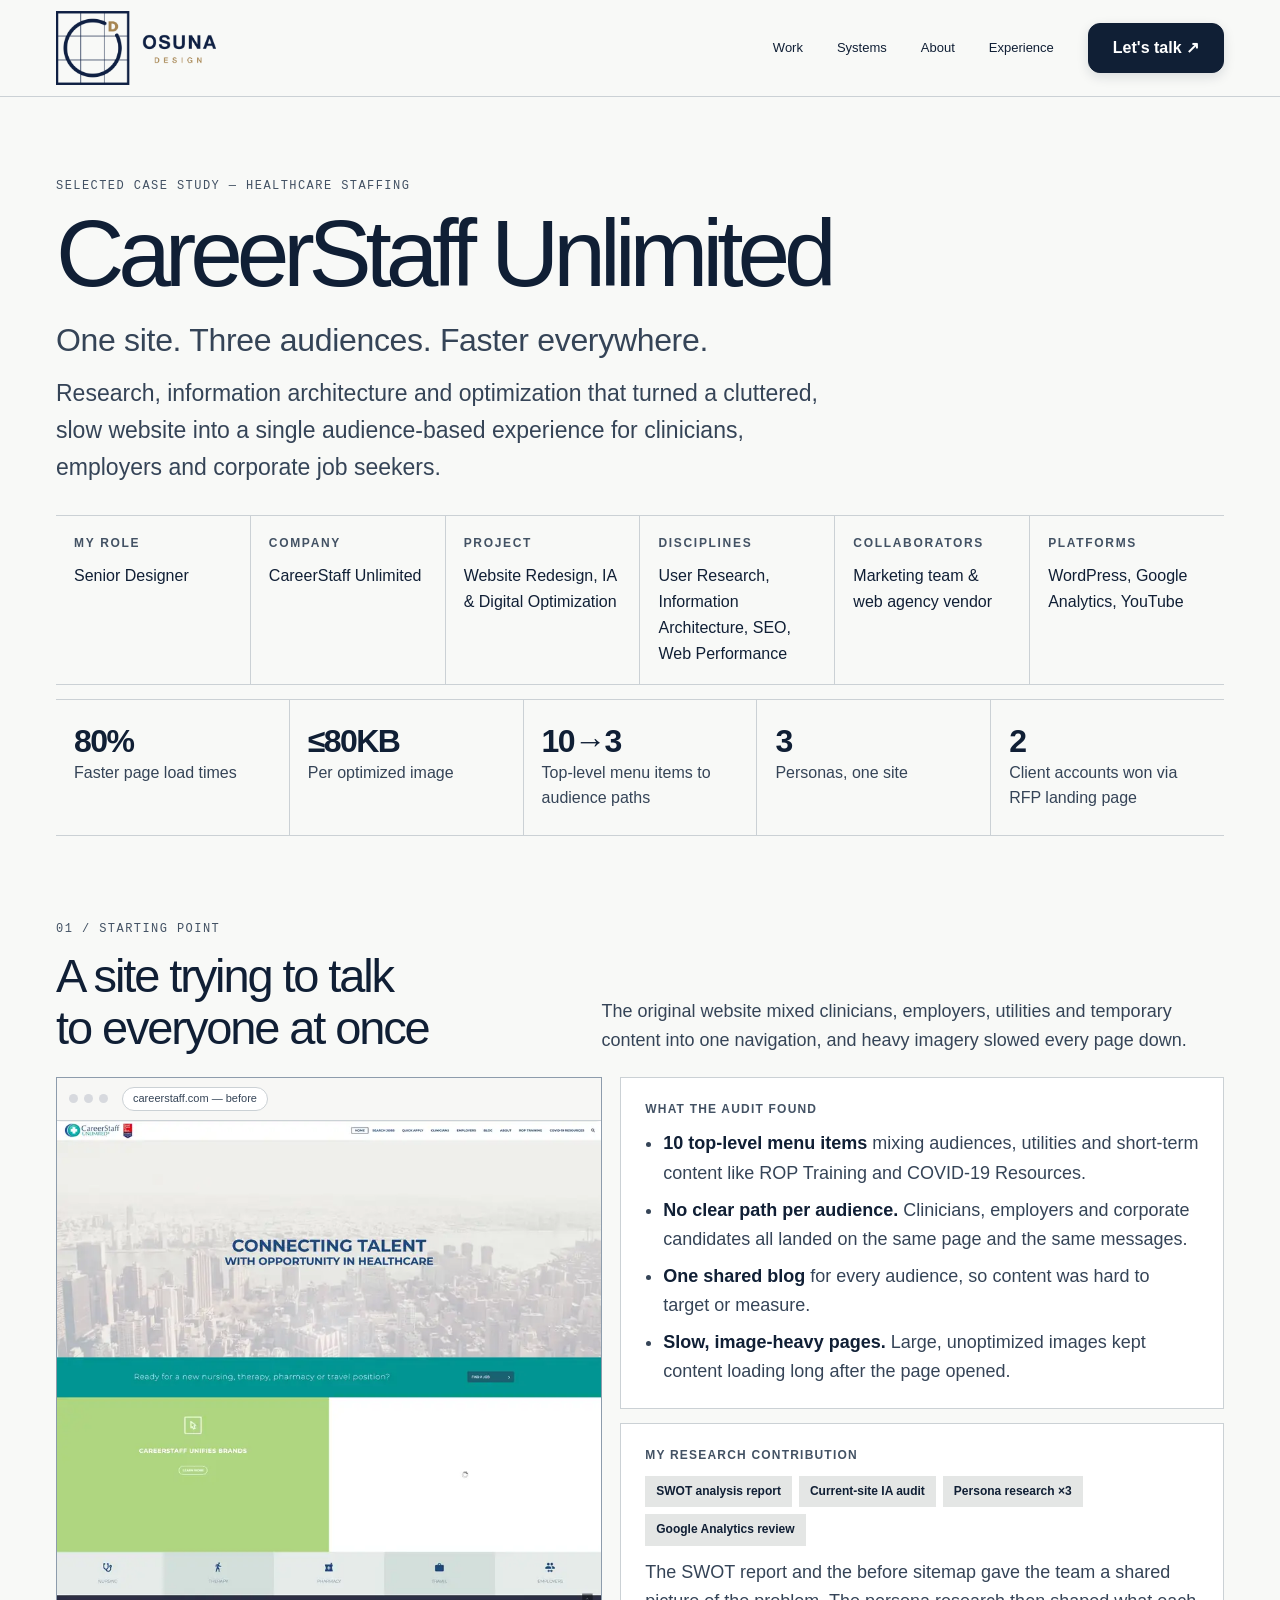
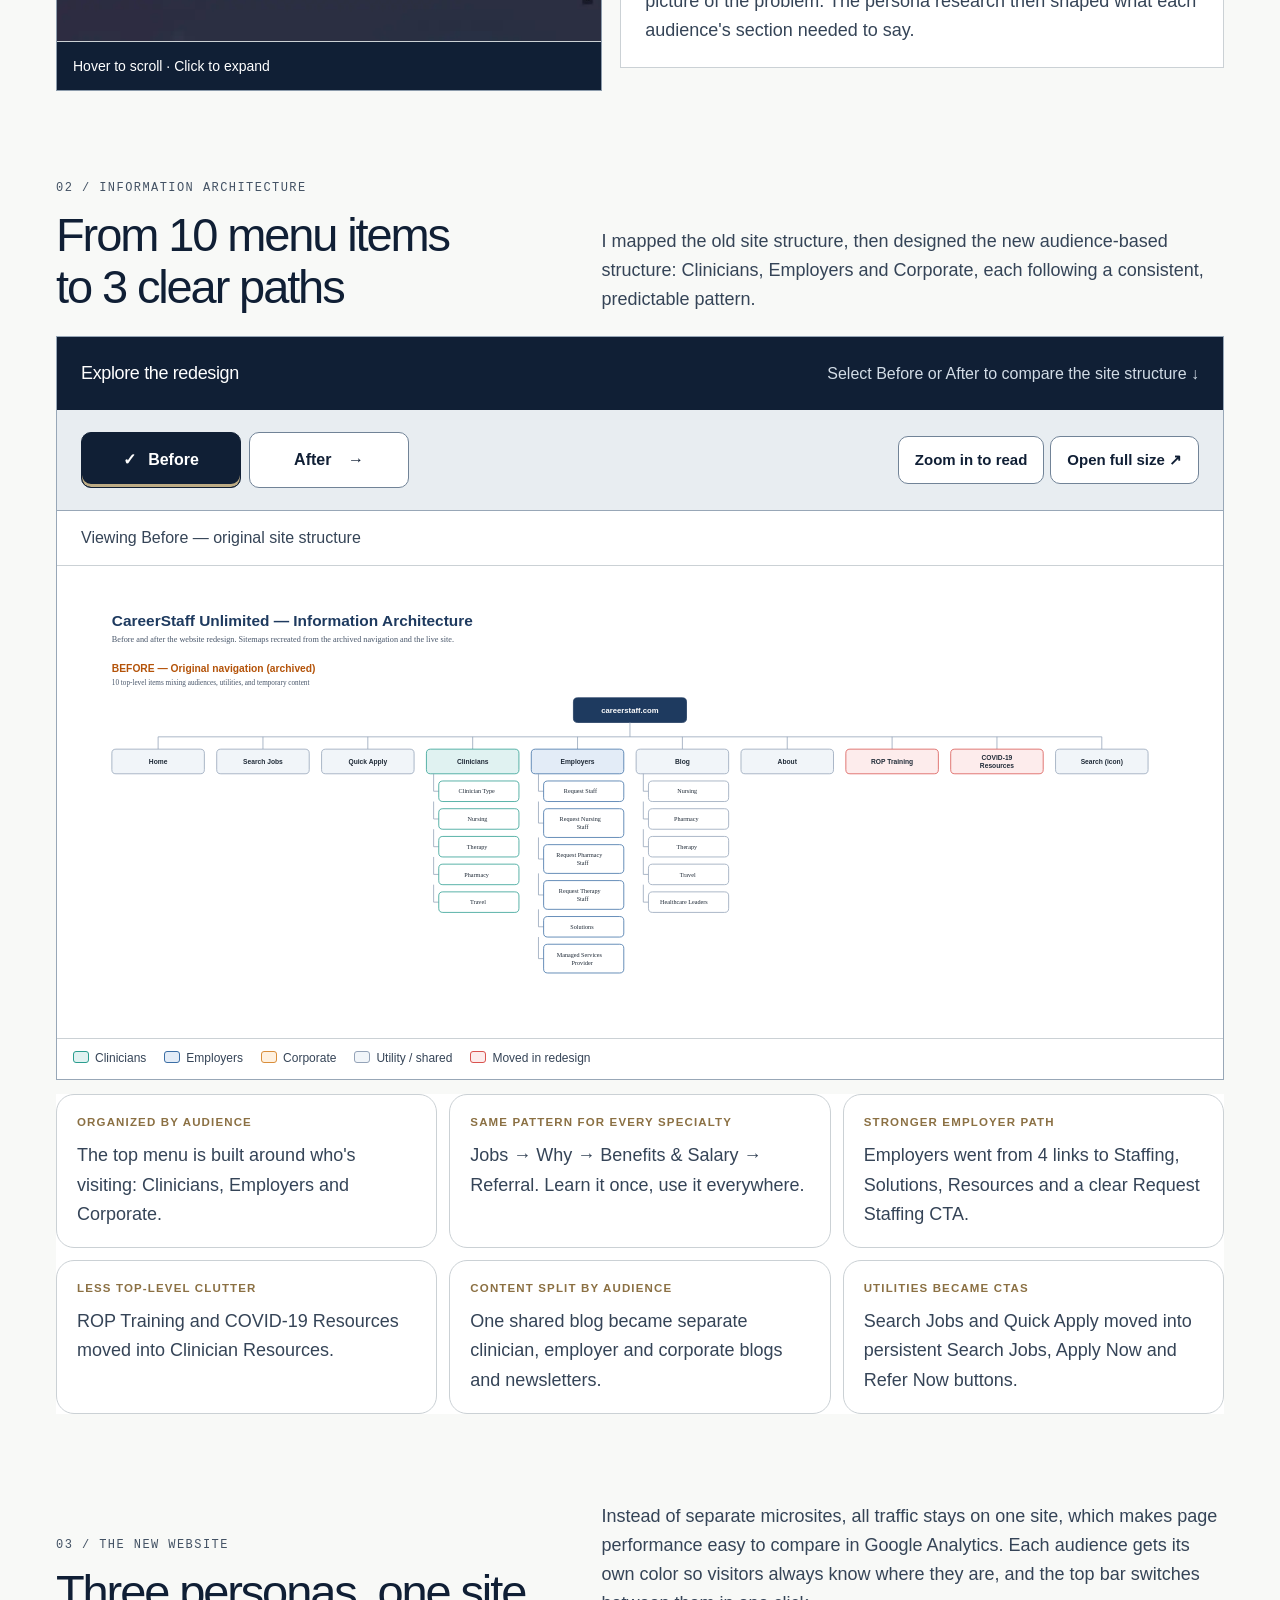
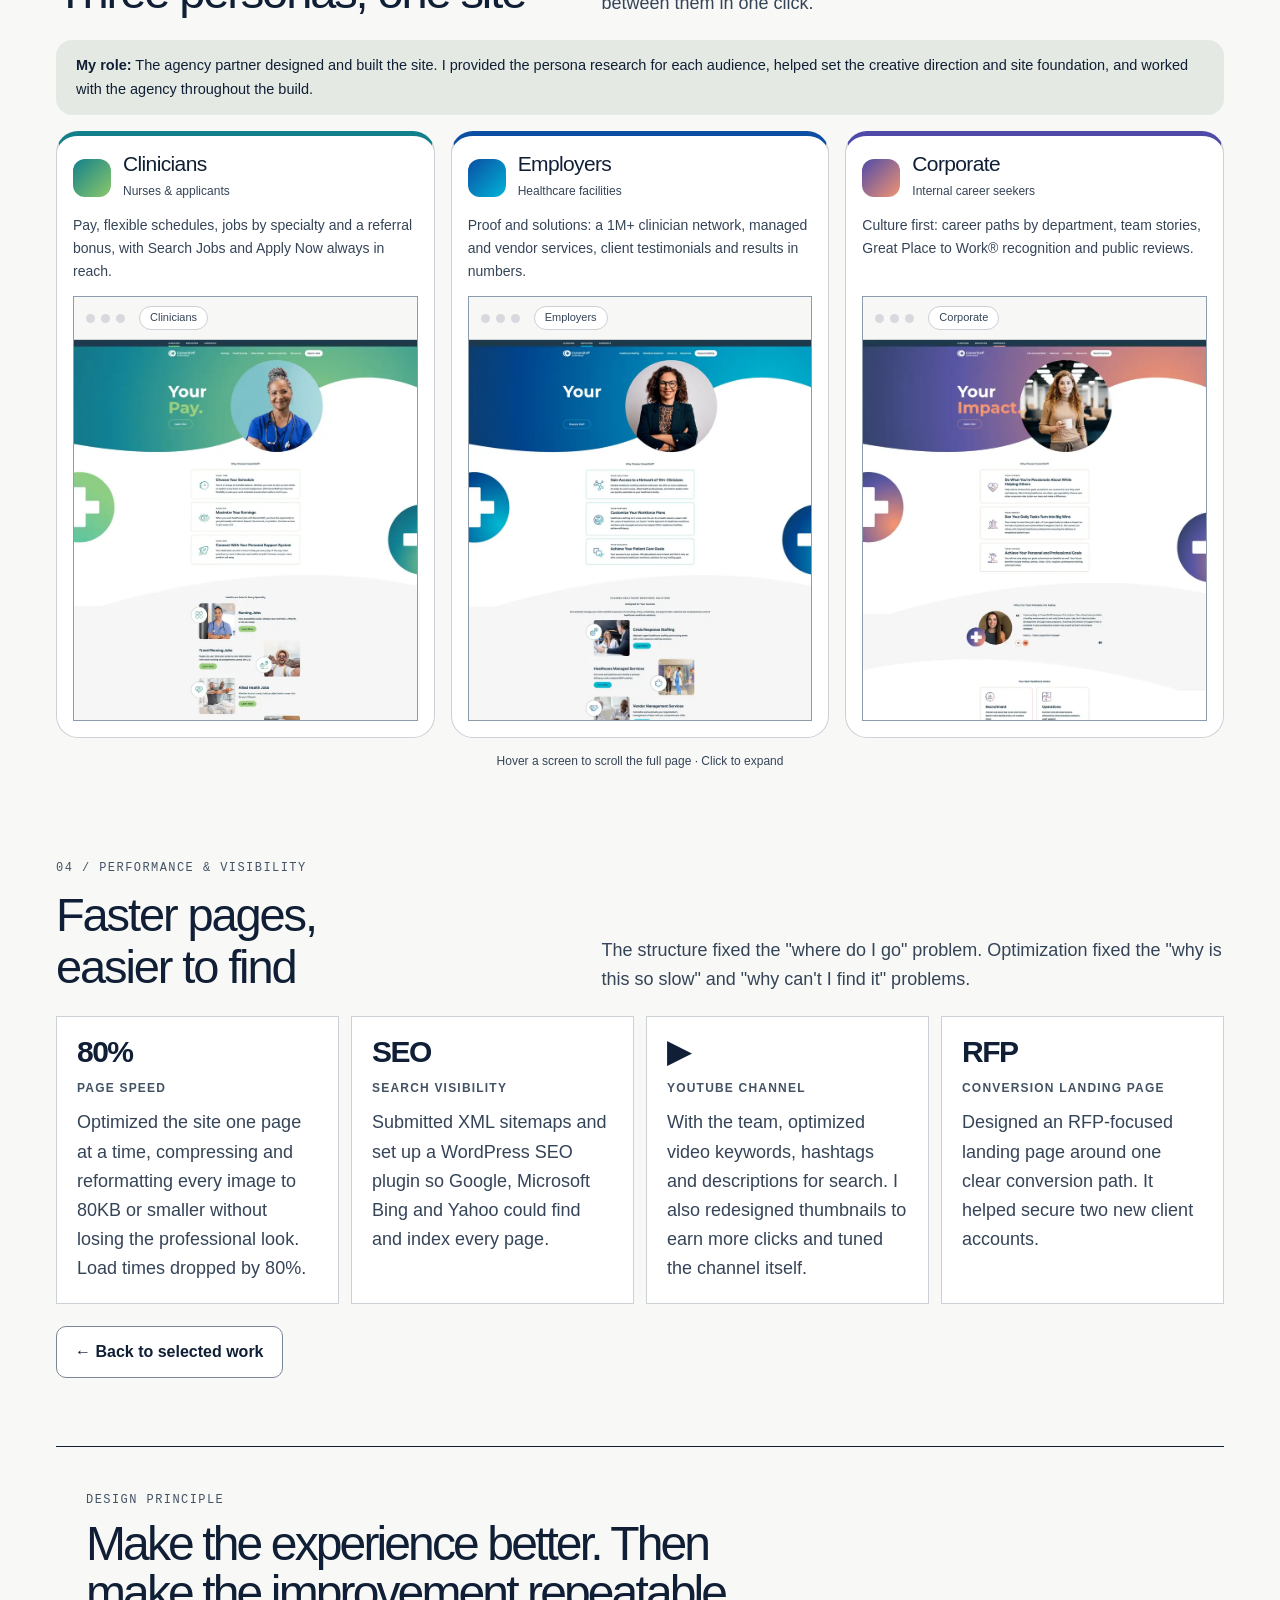
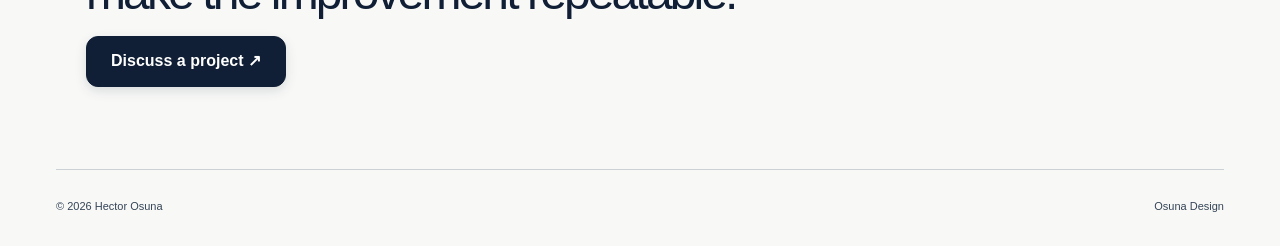
<file: careerstaff.html>
<!doctype html><html lang="en"><head><meta charset="utf-8"><meta name="viewport" content="width=device-width,initial-scale=1"><title>CareerStaff Unlimited — Hector Osuna</title><meta name="description" content="CareerStaff Unlimited case study: user research, information architecture, persona-driven website redesign, page-speed and SEO optimization."><link rel="icon" href="assets/favicon.svg" type="image/svg+xml"><link rel="alternate icon" href="assets/favicon.ico"><link rel="apple-touch-icon" href="assets/favicon-180.png"><link rel="stylesheet" href="styles.css"><link rel="stylesheet" href="editorial.css"></head><body class="cs-page"><nav class="nav"><div class="container navin"><a class="brand" href="index.html"><img src="assets/osuna-logo.png" alt="Osuna Design"></a><div class="navlinks"><a href="index.html#work">Work</a><a href="index.html#systems">Systems</a><a href="about.html">About</a><a href="resume.html">Experience</a><a class="btn dark" href="mailto:hosuna23@gmail.com">Let's talk ↗</a></div><button class="menu">☰</button></div></nav><main>

<!-- HERO -->
<section class="case-hero">
  <div class="container">
    <div class="eyebrow">Selected Case Study — Healthcare Staffing</div>
    <h1>CareerStaff Unlimited</h1>
    <p class="case-sub">One site. Three audiences. Faster everywhere.</p>
    <p class="lead">Research, information architecture and optimization that turned a cluttered, slow website into a single audience-based experience for clinicians, employers and corporate job seekers.</p>

    <div class="ws-meta reveal">
      <div><h5>My Role</h5><p>Senior Designer</p></div>
      <div><h5>Company</h5><p>CareerStaff Unlimited</p></div>
      <div><h5>Project</h5><p>Website Redesign, IA &amp; Digital Optimization</p></div>
      <div><h5>Disciplines</h5><p>User Research, Information Architecture, SEO, Web Performance</p></div>
      <div><h5>Collaborators</h5><p>Marketing team &amp; web agency vendor</p></div>
      <div><h5>Platforms</h5><p>WordPress, Google Analytics, YouTube</p></div>
    </div>

    <div class="cs-stats reveal">
      <div><strong>80%</strong><span>Faster page load times</span></div>
      <div><strong>≤80KB</strong><span>Per optimized image</span></div>
      <div><strong>10→3</strong><span>Top-level menu items to audience paths</span></div>
      <div><strong>3</strong><span>Personas, one site</span></div>
      <div><strong>2</strong><span>Client accounts won via RFP landing page</span></div>
    </div>
  </div>
</section>

<!-- 01 CHALLENGE + OLD SITE -->
<section>
  <div class="container">
    <div class="cs-head">
      <div><div class="eyebrow">01 / Starting point</div><h2>A site trying to talk to everyone at once</h2></div>
      <p>The original website mixed clinicians, employers, utilities and temporary content into one navigation, and heavy imagery slowed every page down.</p>
    </div>

    <div class="cs-split reveal">
      <figure class="cs-browser" data-full="assets/cs-old-website.webp" data-title="Original CareerStaff website (archived)">
        <div class="cs-bar"><i></i><i></i><i></i><span>careerstaff.com — before</span></div>
        <div class="cs-screen tall"><img src="assets/cs-old-website.webp" alt="Full-page screenshot of the original CareerStaff Unlimited website, with a city skyline hero, a crowded top menu and a Quick Apply form" loading="lazy"></div>
        <figcaption>Hover to scroll · Click to expand</figcaption>
      </figure>

      <div class="cs-notes">
        <div class="cs-note">
          <h6>What the audit found</h6>
          <ul>
            <li><b>10 top-level menu items</b> mixing audiences, utilities and short-term content like ROP Training and COVID-19 Resources.</li>
            <li><b>No clear path per audience.</b> Clinicians, employers and corporate candidates all landed on the same page and the same messages.</li>
            <li><b>One shared blog</b> for every audience, so content was hard to target or measure.</li>
            <li><b>Slow, image-heavy pages.</b> Large, unoptimized images kept content loading long after the page opened.</li>
          </ul>
        </div>
        <div class="cs-note">
          <h6>My research contribution</h6>
          <div class="cs-chips">
            <span>SWOT analysis report</span><span>Current-site IA audit</span><span>Persona research ×3</span><span>Google Analytics review</span>
          </div>
          <p>The SWOT report and the before sitemap gave the team a shared picture of the problem. The persona research then shaped what each audience's section needed to say.</p>
        </div>
      </div>
    </div>
  </div>
</section>

<!-- 02 INFORMATION ARCHITECTURE -->
<section>
  <div class="container">
    <div class="cs-head">
      <div><div class="eyebrow">02 / Information architecture</div><h2>From 10 menu items to 3 clear paths</h2></div>
      <p>I mapped the old site structure, then designed the new audience-based structure: Clinicians, Employers and Corporate, each following a consistent, predictable pattern.</p>
    </div>

    <div class="cs-ia reveal">
      <div class="compare-intro"><strong>Explore the redesign</strong><span>Select Before or After to compare the site structure ↓</span></div>
      <div class="cs-ia-bar">
        <div class="cs-tabs" role="tablist" aria-label="Compare original and redesigned information architecture">
          <button role="tab" aria-selected="true" id="ia-before-tab" aria-controls="ia-before-panel" tabindex="0" data-ia="before">Before</button>
          <button role="tab" aria-selected="false" id="ia-after-tab" aria-controls="ia-after-panel" tabindex="-1" data-ia="after">After</button>
        </div>
        <div class="cs-ia-tools">
          <button class="cs-tool" data-zoom>Zoom in to read</button>
          <button class="cs-tool" data-open-ia>Open full size ↗</button>
        </div>
      </div>
      <p class="compare-status" aria-live="polite">Viewing Before — original site structure</p>
      <div class="cs-ia-frame" id="ia-before-panel" role="tabpanel" aria-labelledby="ia-before-tab" tabindex="0" data-panel="before">
        <img src="assets/cs-ia-before.svg" alt="Before sitemap: careerstaff.com with ten top-level items: Home, Search Jobs, Quick Apply, Clinicians, Employers, Blog, About, ROP Training, COVID-19 Resources and Search" style="--zw:1750px">
      </div>
      <div class="cs-ia-frame" id="ia-after-panel" role="tabpanel" aria-labelledby="ia-after-tab" tabindex="0" data-panel="after" hidden>
        <img src="assets/cs-ia-after.svg" alt="After sitemap: careerstaff.com split into three audience paths. Clinicians: Nursing, Travel Nursing, Allied Health, Interim Leadership, Clinician Resources, Search Jobs. Employers: Healthcare Staffing, Workforce Solutions, About Us, Employer Resources, Request Staffing. Corporate: Life at CareerStaff, About Us, Locations, Corporate Resources, Search Careers" style="--zw:2700px">
      </div>
      <div class="cs-legend">
        <span><i style="background:#e0f2f1;border-color:#2a9d8f"></i>Clinicians</span>
        <span><i style="background:#e3ecf7;border-color:#3b6ea5"></i>Employers</span>
        <span><i style="background:#fff1e0;border-color:#d98e3b"></i>Corporate</span>
        <span><i style="background:#f1f5f9;border-color:#94a3b8"></i>Utility / shared</span>
        <span><i style="background:#fdecec;border-color:#d9534f"></i>Moved in redesign</span>
      </div>
    </div>

    <div class="cs-changes reveal">
      <div><h6>Organized by audience</h6><p>The top menu is built around who's visiting: Clinicians, Employers and Corporate.</p></div>
      <div><h6>Same pattern for every specialty</h6><p>Jobs → Why → Benefits &amp; Salary → Referral. Learn it once, use it everywhere.</p></div>
      <div><h6>Stronger employer path</h6><p>Employers went from 4 links to Staffing, Solutions, Resources and a clear Request Staffing CTA.</p></div>
      <div><h6>Less top-level clutter</h6><p>ROP Training and COVID-19 Resources moved into Clinician Resources.</p></div>
      <div><h6>Content split by audience</h6><p>One shared blog became separate clinician, employer and corporate blogs and newsletters.</p></div>
      <div><h6>Utilities became CTAs</h6><p>Search Jobs and Quick Apply moved into persistent Search Jobs, Apply Now and Refer Now buttons.</p></div>
    </div>
  </div>
</section>

<!-- 03 PERSONAS / NEW SITE -->
<section>
  <div class="container">
    <div class="cs-head">
      <div><div class="eyebrow">03 / The new website</div><h2>Three personas, one site</h2></div>
      <p>Instead of separate microsites, all traffic stays on one site, which makes page performance easy to compare in Google Analytics. Each audience gets its own color so visitors always know where they are, and the top bar switches between them in one click.</p>
    </div>

    <div class="cs-role reveal">
      <b>My role:</b> The agency partner designed and built the site. I provided the persona research for each audience, helped set the creative direction and site foundation, and worked with the agency throughout the build.
    </div>

    <div class="cs-personas">
      <article class="cs-persona reveal" style="--p1:#12808a;--p2:#8cc86a">
        <div class="cs-persona-top">
          <span class="cs-swatch"></span>
          <div><h3>Clinicians</h3><small>Nurses &amp; applicants</small></div>
        </div>
        <p>Pay, flexible schedules, jobs by specialty and a referral bonus, with Search Jobs and Apply Now always in reach.</p>
        <figure class="cs-browser" data-full="assets/cs-new-clinicians.webp" data-title="New website — Clinicians">
          <div class="cs-bar"><i></i><i></i><i></i><span>Clinicians</span></div>
          <div class="cs-screen"><img src="assets/cs-new-clinicians.webp" alt="Clinicians homepage in teal and green: 'Your Pay.' hero, reasons to choose CareerStaff, jobs by specialty, clinician testimonials and a referral bonus banner" loading="lazy"></div>
        </figure>
      </article>

      <article class="cs-persona reveal" style="--p1:#0b4ea2;--p2:#00b4d8">
        <div class="cs-persona-top">
          <span class="cs-swatch"></span>
          <div><h3>Employers</h3><small>Healthcare facilities</small></div>
        </div>
        <p>Proof and solutions: a 1M+ clinician network, managed and vendor services, client testimonials and results in numbers.</p>
        <figure class="cs-browser" data-full="assets/cs-new-employers.webp" data-title="New website — Employers">
          <div class="cs-bar"><i></i><i></i><i></i><span>Employers</span></div>
          <div class="cs-screen"><img src="assets/cs-new-employers.webp" alt="Employers homepage in blue: workforce solutions, crisis response and managed services, client testimonial, staffing types and success numbers" loading="lazy"></div>
        </figure>
      </article>

      <article class="cs-persona reveal" style="--p1:#4f4aa8;--p2:#f19472">
        <div class="cs-persona-top">
          <span class="cs-swatch"></span>
          <div><h3>Corporate</h3><small>Internal career seekers</small></div>
        </div>
        <p>Culture first: career paths by department, team stories, Great Place to Work® recognition and public reviews.</p>
        <figure class="cs-browser" data-full="assets/cs-new-corporate.webp" data-title="New website — Corporate">
          <div class="cs-bar"><i></i><i></i><i></i><span>Corporate</span></div>
          <div class="cs-screen"><img src="assets/cs-new-corporate.webp" alt="Corporate careers homepage in purple and coral: 'Your Impact.' hero, reasons to join, team testimonials, career departments, Great Place to Work and review ratings" loading="lazy"></div>
        </figure>
      </article>
    </div>
    <p class="cs-hint">Hover a screen to scroll the full page · Click to expand</p>
  </div>
</section>

<!-- 04 PERFORMANCE & SEARCH -->
<section>
  <div class="container">
    <div class="cs-head">
      <div><div class="eyebrow">04 / Performance &amp; visibility</div><h2>Faster pages, easier to find</h2></div>
      <p>The structure fixed the "where do I go" problem. Optimization fixed the "why is this so slow" and "why can't I find it" problems.</p>
    </div>

    <div class="cs-opt">
      <div class="cs-opt-card reveal">
        <div class="cs-opt-num">80%</div>
        <h6>Page speed</h6>
        <p>Optimized the site one page at a time, compressing and reformatting every image to 80KB or smaller without losing the professional look. Load times dropped by 80%.</p>
      </div>
      <div class="cs-opt-card reveal">
        <div class="cs-opt-num">SEO</div>
        <h6>Search visibility</h6>
        <p>Submitted XML sitemaps and set up a WordPress SEO plugin so Google, Microsoft Bing and Yahoo could find and index every page.</p>
      </div>
      <div class="cs-opt-card reveal">
        <div class="cs-opt-num">▶</div>
        <h6>YouTube channel</h6>
        <p>With the team, optimized video keywords, hashtags and descriptions for search. I also redesigned thumbnails to earn more clicks and tuned the channel itself.</p>
      </div>
      <div class="cs-opt-card reveal">
        <div class="cs-opt-num">RFP</div>
        <h6>Conversion landing page</h6>
        <p>Designed an RFP-focused landing page around one clear conversion path. It helped secure two new client accounts.</p>
      </div>
    </div>

    <a class="back" href="index.html#work">← Back to selected work</a>
  </div>
</section>

<section class="cs-cta-wrap">
  <div class="container">
    <div class="cta reveal"><div class="eyebrow">Design principle</div><h2>Make the experience better. Then make the improvement repeatable.</h2><a class="btn dark" href="mailto:hosuna23@gmail.com">Discuss a project ↗</a></div>
  </div>
</section>

</main>

<dialog class="cs-lightbox" aria-label="Expanded image">
  <div class="cs-lb-bar"><span class="cs-lb-title"></span><button class="cs-lb-close" aria-label="Close">✕</button></div>
  <div class="cs-lb-body"><img alt=""></div>
</dialog>

<footer class="footer"><div class="container footerin"><div>© <span data-year></span> Hector Osuna</div><div>Osuna Design</div></div></footer>
<script src="script.js"></script>
<script>
(function(){
  // Before/After sitemap tabs
  var tabs=document.querySelectorAll('[data-ia]'), panels=document.querySelectorAll('.cs-ia-frame'), zoomBtn=document.querySelector('[data-zoom]');
  function current(){return document.querySelector('.cs-ia-frame:not([hidden])')}
  tabs.forEach(function(t){t.addEventListener('click',function(){
    tabs.forEach(function(x){x.setAttribute('aria-selected',x===t);x.tabIndex=x===t?0:-1});
    document.querySelector('.compare-status').textContent=t.dataset.ia==='before'?'Viewing Before — original site structure':'Viewing After — redesigned audience paths';
    panels.forEach(function(p){p.hidden=p.dataset.panel!==t.dataset.ia; p.classList.remove('zoomed')});
    zoomBtn.textContent='Zoom in to read';
  })});
  tabs.forEach(function(t,index){t.addEventListener('keydown',function(e){var n;if(e.key==='ArrowRight'||e.key==='ArrowLeft')n=1-index;else if(e.key==='Home')n=0;else if(e.key==='End')n=1;else return;e.preventDefault();tabs[n].click();tabs[n].focus()})});
  zoomBtn.addEventListener('click',function(){
    var f=current(), z=f.classList.toggle('zoomed');
    zoomBtn.textContent=z?'Fit to width':'Zoom in to read';
    if(z){f.scrollLeft=(f.scrollWidth-f.clientWidth)/2*0.5}
  });
  // Drag to pan when zoomed
  panels.forEach(function(f){
    var down=false,sx,sy,sl,st;
    f.addEventListener('pointerdown',function(e){if(!f.classList.contains('zoomed'))return;down=true;sx=e.clientX;sy=e.clientY;sl=f.scrollLeft;st=f.scrollTop;f.classList.add('dragging')});
    window.addEventListener('pointerup',function(){down=false;f.classList.remove('dragging')});
    f.addEventListener('pointermove',function(e){if(!down)return;f.scrollLeft=sl-(e.clientX-sx);f.scrollTop=st-(e.clientY-sy)});
  });

  // Lightbox
  var lb=document.querySelector('.cs-lightbox'), lbImg=lb.querySelector('img'), lbTitle=lb.querySelector('.cs-lb-title');
  function open(src,title,wide){
    lbImg.src=src; lbImg.alt=title; lbTitle.textContent=title;
    lb.classList.toggle('wide',!!wide);
    if(lb.showModal){lb.showModal()}else{lb.setAttribute('open','')}
    lb.querySelector('.cs-lb-body').scrollTop=0;
  }
  document.querySelectorAll('.cs-browser').forEach(function(b){
    b.setAttribute('tabindex','0'); b.setAttribute('role','button');
    b.addEventListener('click',function(){open(b.dataset.full,b.dataset.title)});
    b.addEventListener('keydown',function(e){if(e.key==='Enter'||e.key===' '){e.preventDefault();open(b.dataset.full,b.dataset.title)}});
  });
  document.querySelector('[data-open-ia]').addEventListener('click',function(){
    var f=current(), img=f.querySelector('img');
    open(img.getAttribute('src'),f.dataset.panel==='before'?'Information architecture — Before':'Information architecture — After',true);
  });
  lb.querySelector('.cs-lb-close').addEventListener('click',function(){lb.close?lb.close():lb.removeAttribute('open')});
  lb.addEventListener('click',function(e){if(e.target===lb)lb.close()});
})();
</script>
</body></html>
</file>
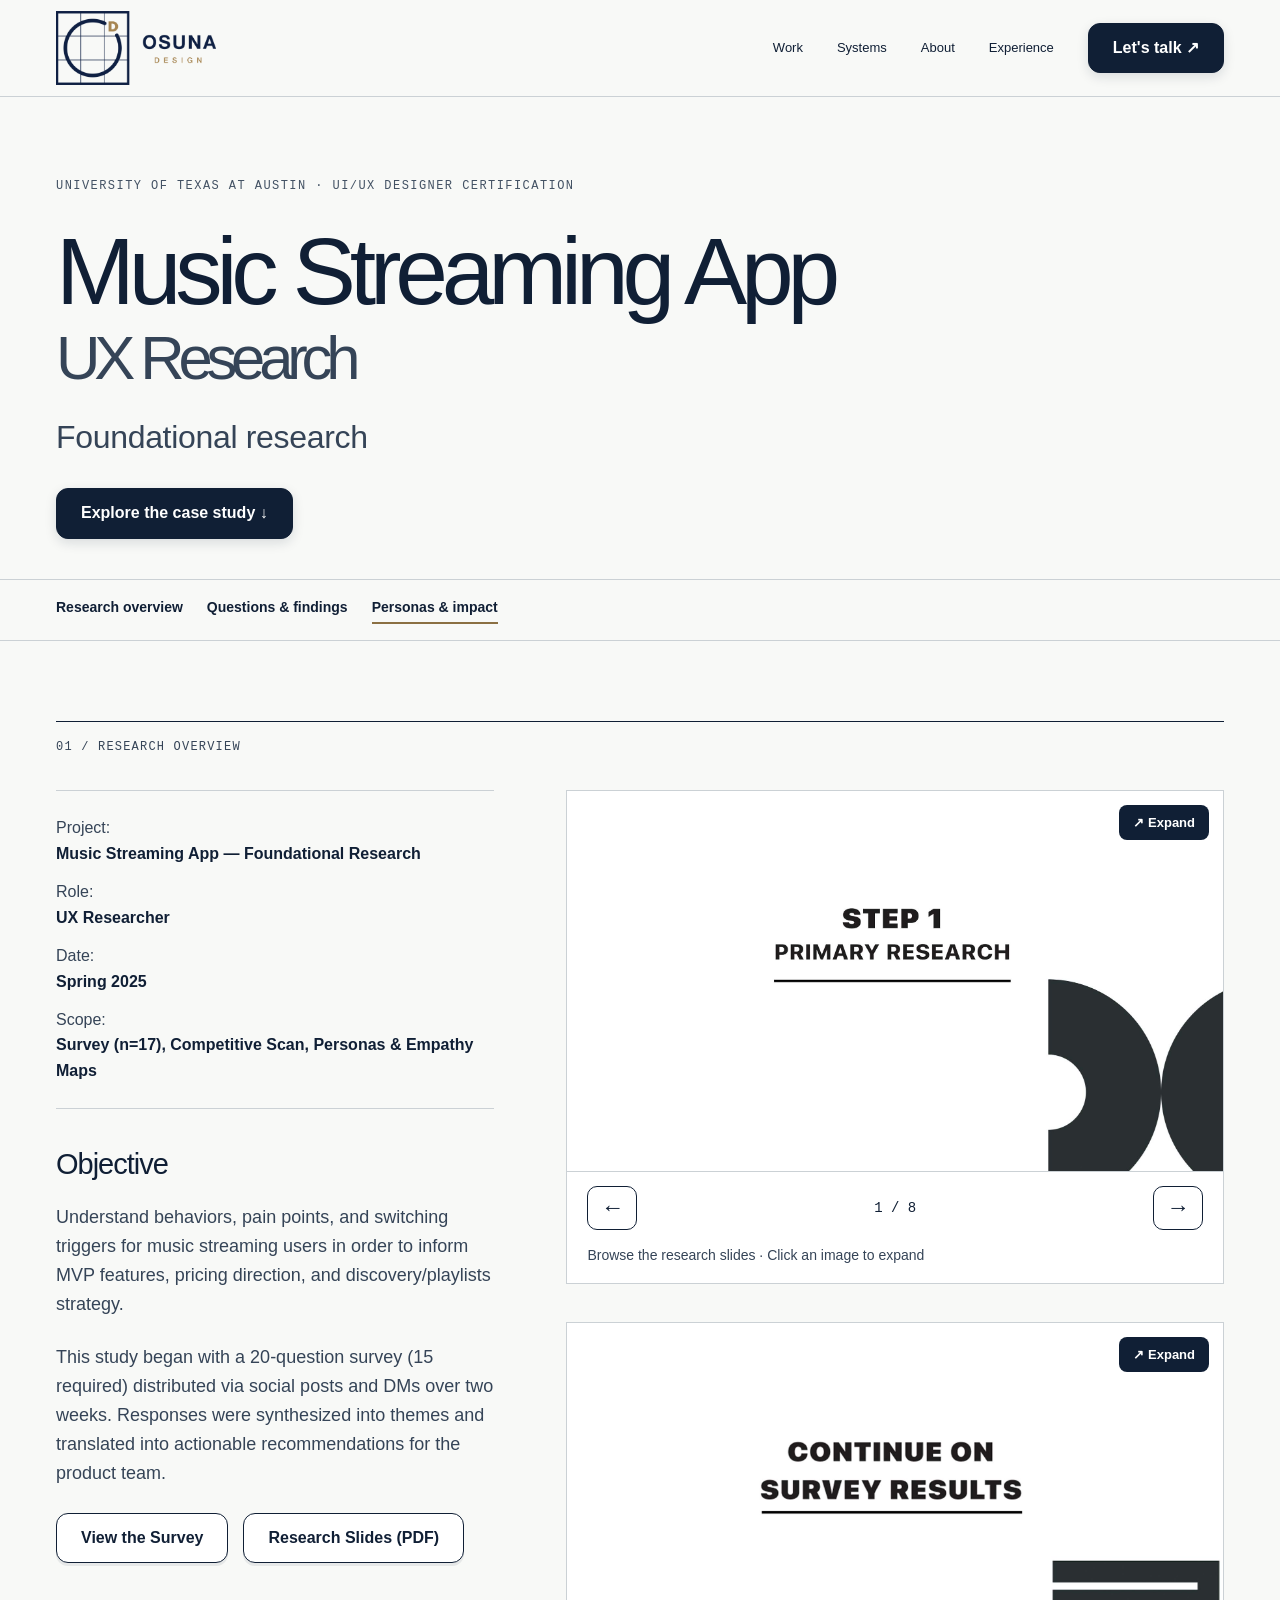
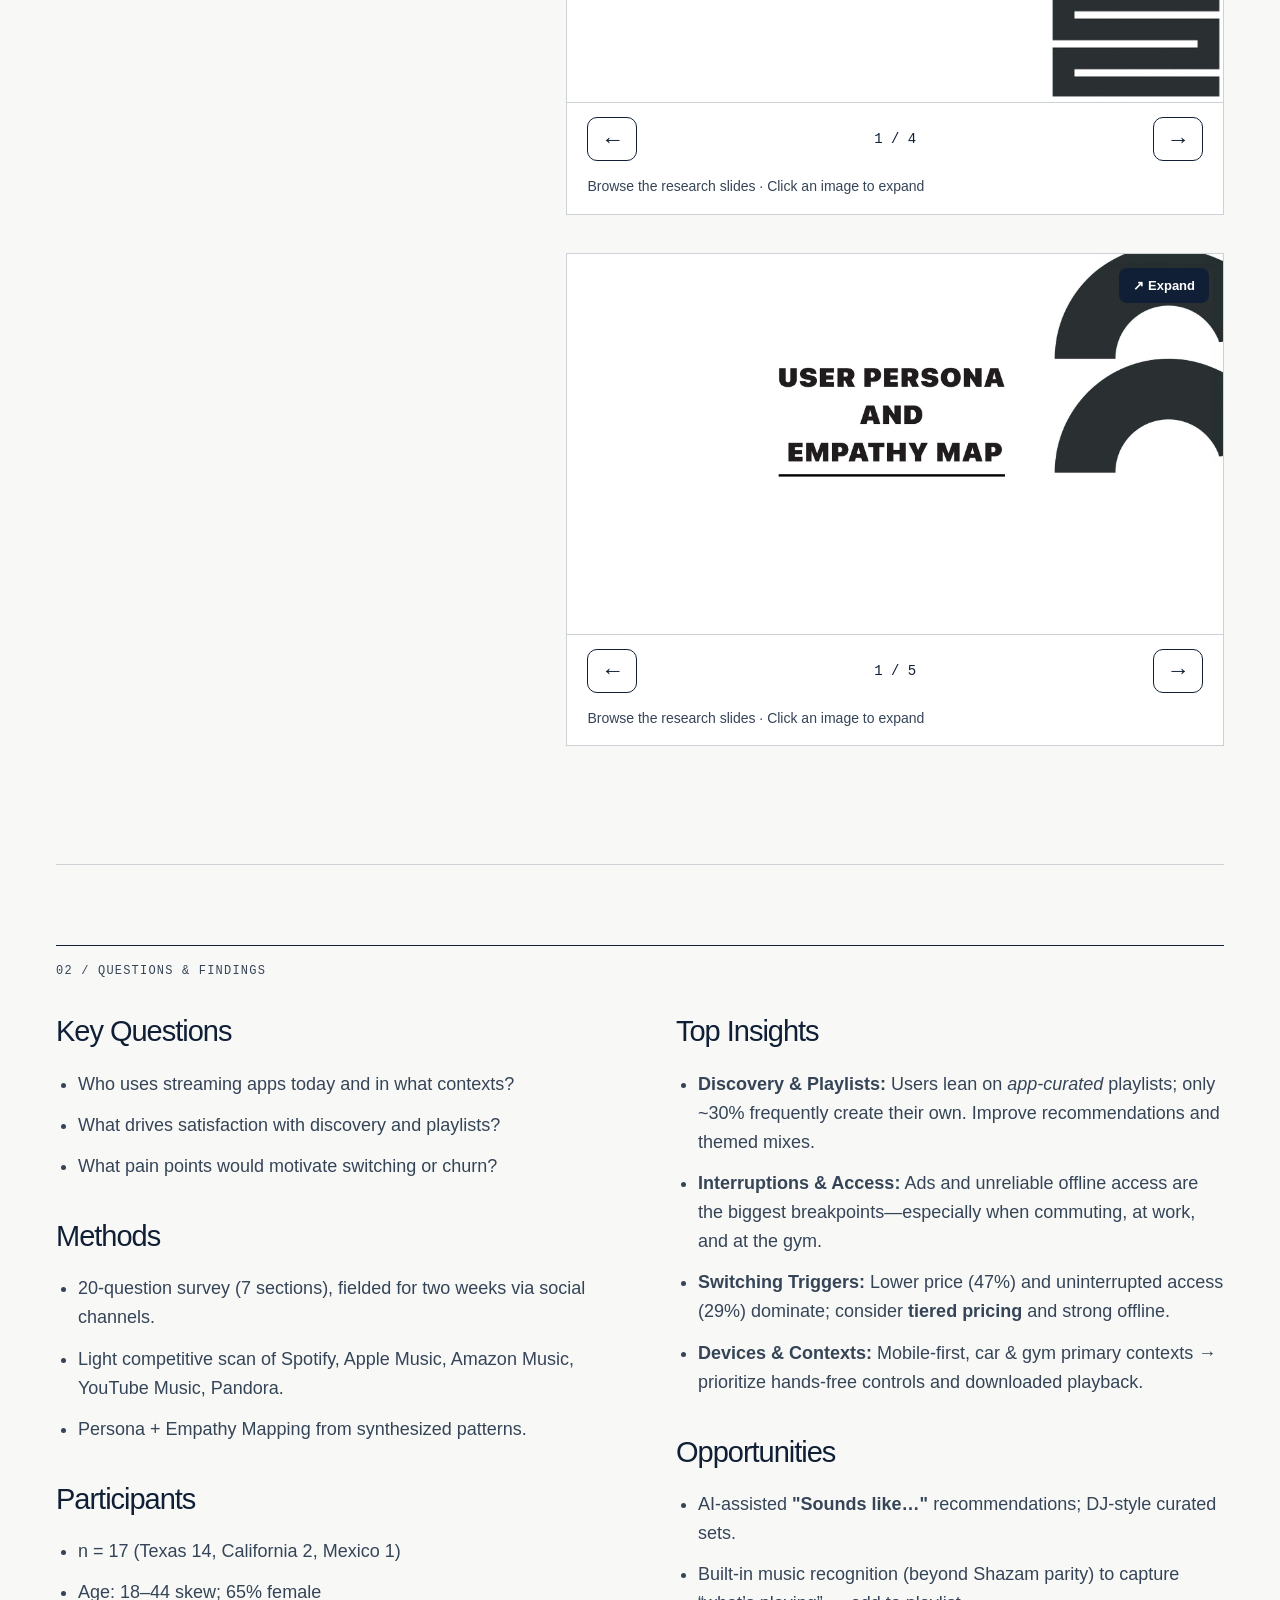
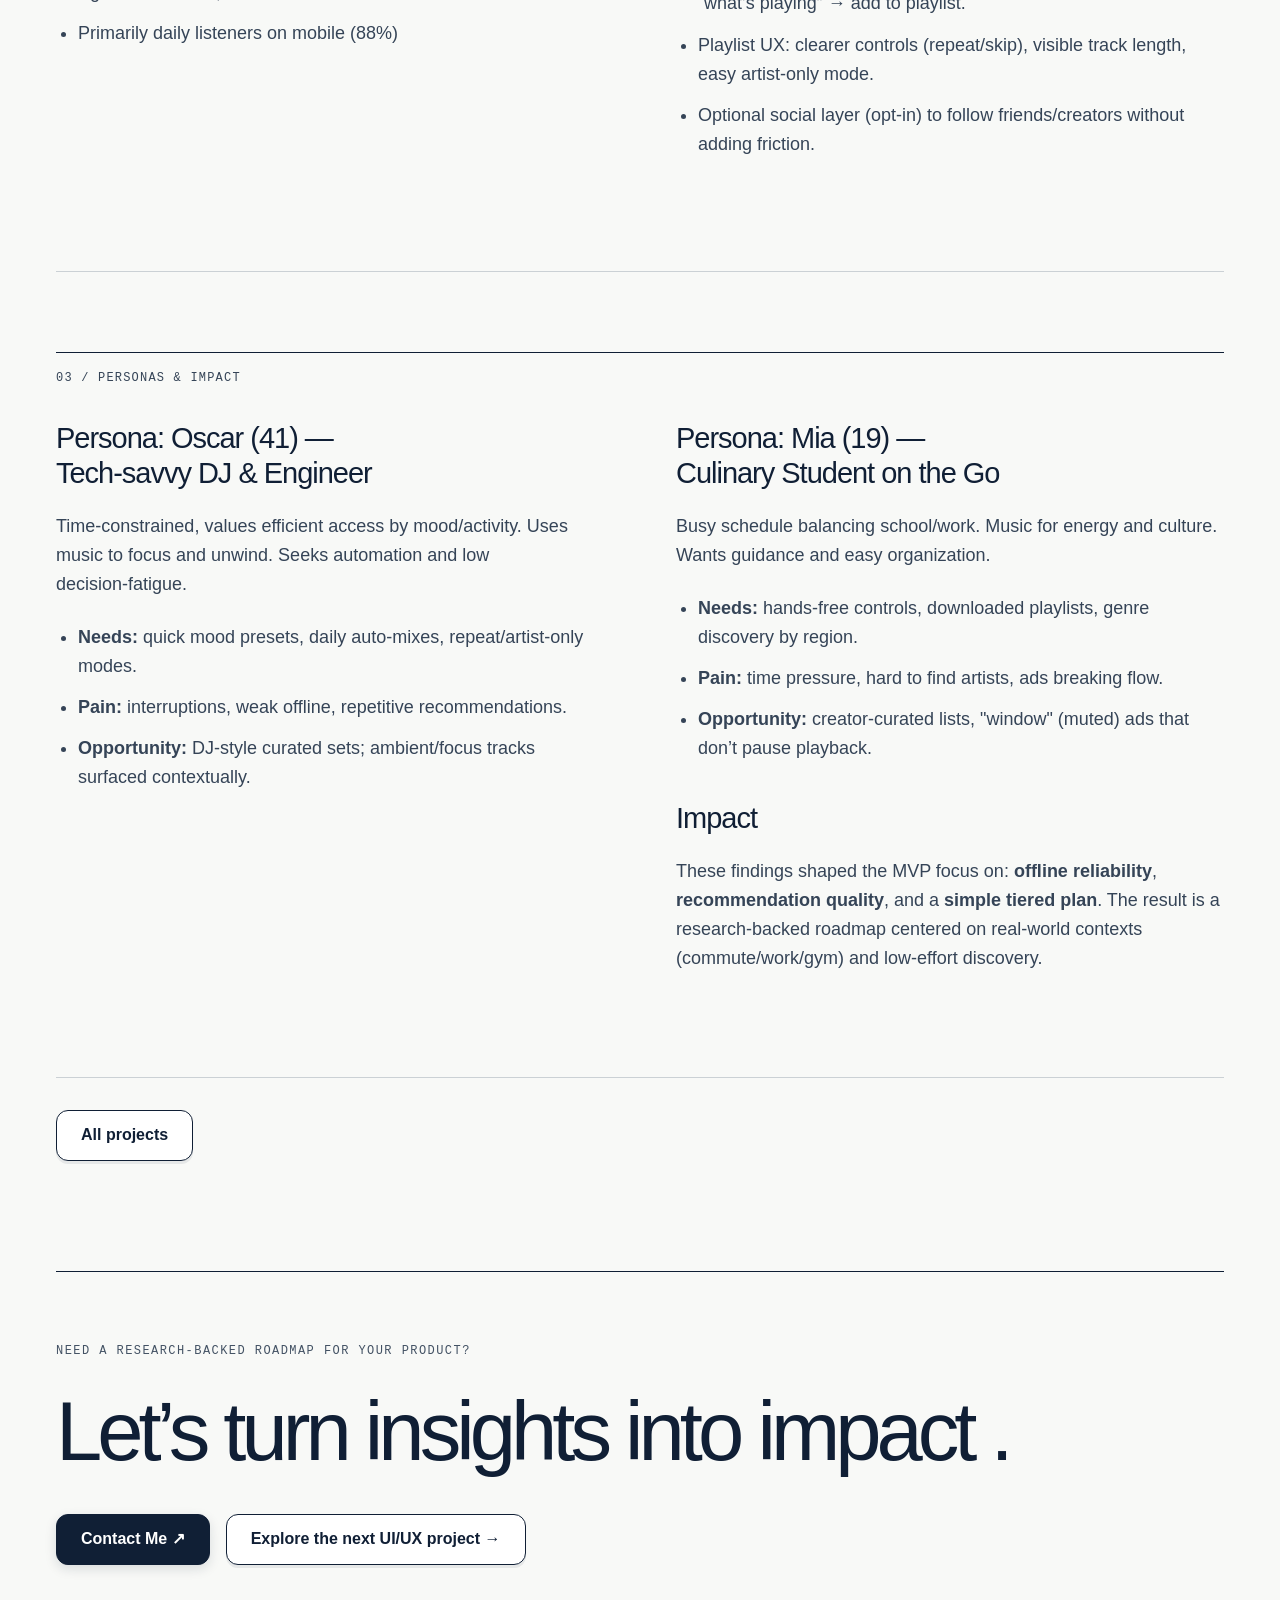
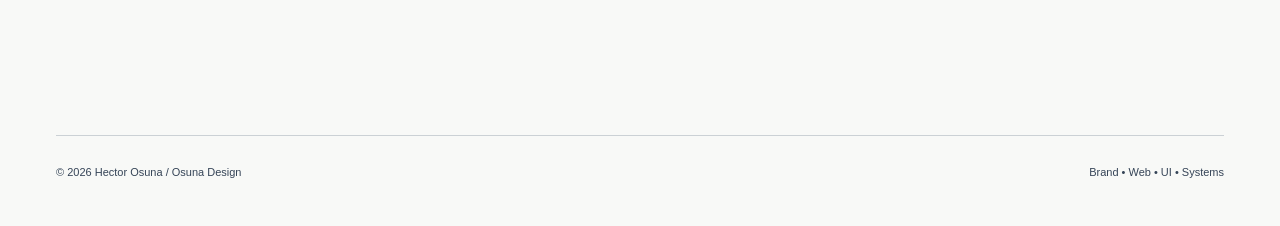
<file: music-streaming-app.html>
<!doctype html><html lang="en"><head><meta charset="utf-8"><meta name="viewport" content="width=device-width,initial-scale=1"><title>Music Streaming App — UX Research — Hector Osuna</title><link rel="icon" href="assets/favicon.svg"><link rel="stylesheet" href="styles.css"><link rel="stylesheet" href="editorial.css"><link rel="stylesheet" href="ux-cases.css"></head><body class="ux-case"><nav class="nav"><div class="container navin"><a class="brand" href="index.html"><img src="assets/osuna-logo.png" alt="Osuna Design"></a><div class="navlinks"><a href="index.html#work">Work</a><a href="index.html#systems">Systems</a><a href="about.html">About</a><a href="resume.html">Experience</a><a class="btn dark" href="mailto:hosuna23@gmail.com">Let's talk ↗</a></div><button class="menu">☰</button></div></nav><main><header class="case-hero"><div class="container"><div class="eyebrow">University of Texas at Austin · UI/UX Designer Certification</div><h1>Music Streaming App <span class="mil-thin">UX Research</span></h1>
                
                <p class="case-sub">Foundational research</p><a class="btn dark" href="#ux-section-0">Explore the case study ↓</a></div></header><div class="ux-jump"><div class="container"><a href="#ux-section-0">Research overview</a><a href="#ux-section-1">Questions & findings</a><a href="#ux-section-2">Personas & impact</a></div></div><section class="ux-case-content"><div class="container"><div class="container mil-p-120-120" id="project">
              <div class="ux-row ux-overview" id="ux-section-0">
                <div class="ux-section-label"><span>01 / Research overview</span></div><div class="col-lg-4">
                  <div class="mil-p-0-120">
                    <ul class="mil-service-list mil-dark mil-mb-60">
                      <li class="mil-up">Project:  <span class="mil-dark">Music Streaming App — Foundational Research</span></li>
                      <li class="mil-up">Role:  <span class="mil-dark">UX Researcher</span></li>
                      <li class="mil-up">Date:  <span class="mil-dark">Spring 2025</span></li>
                      <li class="mil-up">Scope:  <span class="mil-dark">Survey (n=17), Competitive Scan, Personas &amp; Empathy Maps</span></li>
                    </ul>

                    <h3 class="mil-up mil-mb-30">Objective</h3>
                    <p class="mil-up mil-mb-30">Understand behaviors, pain points, and switching triggers for music streaming users in order to inform MVP features, pricing direction, and discovery/playlists strategy.</p>
                    <p class="mil-up mil-mb-60">This study began with a 20‑question survey (15 required) distributed via social posts and DMs over two weeks. Responses were synthesized into themes and translated into actionable recommendations for the product team.</p>

                    <a data-no-swup href="https://docs.google.com/forms/d/e/1FAIpQLSdrivgfPDqxq3tuLQqrMJigh7RVv0jgrgJnqh9hAsN2xCJP0A/viewform" target="_blank" class="btn" rel="noopener noreferrer">
                      <span>View the Survey</span>
                    </a>
                    <a data-no-swup href="https://www.figma.com/proto/9YE8iVHG3iXsBahi2TeRcb/PGP-UXD-Assignment---Module-1?page-id=0%3A1&amp;node-id=33-1925&amp;viewport=5459%2C336%2C0.5&amp;t=7iUp1SYCEyDucoi6-1&amp;scaling=contain&amp;content-scaling=fixed&amp;starting-point-node-id=19%3A175" target="_blank" class="btn" rel="noopener noreferrer">
                      <span>Research Slides (PDF)</span>
                    </a>
                  </div>
                </div>

                <div class="col-lg-7">
                  <div class="ux-gallery" data-gallery><button class="ux-image-expand" type="button" aria-label="Expand research image"><img src="assets/ux/img/works/4.jpg" alt="Music research cover" loading="lazy"></button><div class="ux-gallery-controls"><button type="button" data-prev aria-label="Previous image">←</button><span data-count aria-live="polite"></span><button type="button" data-next aria-label="Next image">→</button></div><p class="ux-gallery-hint">Browse the research slides · Click an image to expand</p><script type="application/json" class="ux-gallery-data">[{"src": "assets/ux/img/works/4.jpg", "alt": "Music research cover"}, {"src": "assets/ux/img/works/4/1.jpg", "alt": "Music research cover \u2014 slide 1"}, {"src": "assets/ux/img/works/4/2.jpg", "alt": "Music research cover \u2014 slide 2"}, {"src": "assets/ux/img/works/4/3.jpg", "alt": "Music research cover \u2014 slide 3"}, {"src": "assets/ux/img/works/4/4.jpg", "alt": "Music research cover \u2014 slide 4"}, {"src": "assets/ux/img/works/4/5.jpg", "alt": "Music research cover \u2014 slide 5"}, {"src": "assets/ux/img/works/4/6.jpg", "alt": "Music research cover \u2014 slide 6"}, {"src": "assets/ux/img/works/4/7.jpg", "alt": "Music research cover \u2014 slide 7"}]</script></div><div class="ux-gallery" data-gallery><button class="ux-image-expand" type="button" aria-label="Expand research image"><img src="assets/ux/img/works/5.jpg" alt="Usage frequency chart" loading="lazy"></button><div class="ux-gallery-controls"><button type="button" data-prev aria-label="Previous image">←</button><span data-count aria-live="polite"></span><button type="button" data-next aria-label="Next image">→</button></div><p class="ux-gallery-hint">Browse the research slides · Click an image to expand</p><script type="application/json" class="ux-gallery-data">[{"src": "assets/ux/img/works/5.jpg", "alt": "Usage frequency chart"}, {"src": "assets/ux/img/works/5/1.jpg", "alt": "Usage frequency chart \u2014 slide 1"}, {"src": "assets/ux/img/works/5/2.jpg", "alt": "Usage frequency chart \u2014 slide 2"}, {"src": "assets/ux/img/works/5/3.jpg", "alt": "Usage frequency chart \u2014 slide 3"}]</script></div><div class="ux-gallery" data-gallery><button class="ux-image-expand" type="button" aria-label="Expand research image"><img src="assets/ux/img/works/6.jpg" alt="Platforms used chart" loading="lazy"></button><div class="ux-gallery-controls"><button type="button" data-prev aria-label="Previous image">←</button><span data-count aria-live="polite"></span><button type="button" data-next aria-label="Next image">→</button></div><p class="ux-gallery-hint">Browse the research slides · Click an image to expand</p><script type="application/json" class="ux-gallery-data">[{"src": "assets/ux/img/works/6.jpg", "alt": "Platforms used chart"}, {"src": "assets/ux/img/works/6/1.jpg", "alt": "Platforms used chart \u2014 slide 1"}, {"src": "assets/ux/img/works/6/2.jpg", "alt": "Platforms used chart \u2014 slide 2"}, {"src": "assets/ux/img/works/6/3.jpg", "alt": "Platforms used chart \u2014 slide 3"}, {"src": "assets/ux/img/works/6/4.jpg", "alt": "Platforms used chart \u2014 slide 4"}]</script></div></div>
              </div>

              <div class="ux-row" id="ux-section-1">
                <div class="ux-section-label"><span>02 / Questions &amp; findings</span></div><div class="col-lg-5 mil-mb-60">
                  <h3 class="mil-mb-15">Key Questions</h3>
                  <ul class="mil-service-list mil-dark mil-mb-30">
                    <li class="mil-up">Who uses streaming apps today and in what contexts?</li>
                    <li class="mil-up">What drives satisfaction with discovery and playlists?</li>
                    <li class="mil-up">What pain points would motivate switching or churn?</li>
                  </ul>

                  <h3 class="mil-mb-15">Methods</h3>
                  <ul class="mil-service-list mil-dark mil-mb-60">
                    <li class="mil-up">20‑question survey (7 sections), fielded for two weeks via social channels.</li>
                    <li class="mil-up">Light competitive scan of Spotify, Apple Music, Amazon Music, YouTube Music, Pandora.</li>
                    <li class="mil-up">Persona + Empathy Mapping from synthesized patterns.</li>
                  </ul>

                  <h3 class="mil-mb-15">Participants</h3>
                  <ul class="mil-service-list mil-dark mil-mb-60">
                    <li class="mil-up">n = 17 (Texas 14, California 2, Mexico 1)</li>
                    <li class="mil-up">Age: 18–44 skew; 65% female</li>
                    <li class="mil-up">Primarily daily listeners on mobile (88%)</li>
                  </ul>
                </div>

                <div class="col-lg-5 mil-mb-60">
                  <h3 class="mil-mb-15">Top Insights</h3>
                  <ul class="mil-service-list mil-dark mil-mb-30">
                    <li class="mil-up"><b>Discovery &amp; Playlists:</b> Users lean on <i>app‑curated</i> playlists; only ~30% frequently create their own. Improve recommendations and themed mixes.</li>
                    <li class="mil-up"><b>Interruptions &amp; Access:</b> Ads and unreliable offline access are the biggest breakpoints—especially when commuting, at work, and at the gym.</li>
                    <li class="mil-up"><b>Switching Triggers:</b> Lower price (47%) and uninterrupted access (29%) dominate; consider <b>tiered pricing</b> and strong offline.</li>
                    <li class="mil-up"><b>Devices &amp; Contexts:</b> Mobile‑first, car &amp; gym primary contexts → prioritize hands‑free controls and downloaded playback.</li>
                  </ul>

                  <h3 class="mil-mb-15">Opportunities</h3>
                  <ul class="mil-service-list mil-dark mil-mb-30">
                    <li class="mil-up">AI‑assisted <b>"Sounds like…"</b> recommendations; DJ‑style curated sets.</li>
                    <li class="mil-up">Built‑in music recognition (beyond Shazam parity) to capture “what’s playing” → add to playlist.</li>
                    <li class="mil-up">Playlist UX: clearer controls (repeat/skip), visible track length, easy artist‑only mode.</li>
                    <li class="mil-up">Optional social layer (opt‑in) to follow friends/creators without adding friction.</li>
                  </ul>
                </div>
              </div>

              <div class="ux-row" id="ux-section-2">
                <div class="ux-section-label"><span>03 / Personas &amp; impact</span></div><div class="col-lg-5 mil-mb-60">
                  <h3 class="mil-mb-15">Persona: Oscar (41) — Tech‑savvy DJ &amp; Engineer</h3>
                  <p class="mil-up mil-mb-15">Time‑constrained, values efficient access by mood/activity. Uses music to focus and unwind. Seeks automation and low decision‑fatigue.</p>
                  <ul class="mil-service-list mil-dark mil-mb-30">
                    <li class="mil-up"><b>Needs:</b> quick mood presets, daily auto‑mixes, repeat/artist‑only modes.</li>
                    <li class="mil-up"><b>Pain:</b> interruptions, weak offline, repetitive recommendations.</li>
                    <li class="mil-up"><b>Opportunity:</b> DJ‑style curated sets; ambient/focus tracks surfaced contextually.</li>
                  </ul>
                 </div>
                <div class="col-lg-5 mil-mb-60">
                  <h3 class="mil-mb-15">Persona: Mia (19) — Culinary Student on the Go</h3>
                  <p class="mil-up mil-mb-15">Busy schedule balancing school/work. Music for energy and culture. Wants guidance and easy organization.</p>
                  <ul class="mil-service-list mil-dark mil-mb-30">
                    <li class="mil-up"><b>Needs:</b> hands‑free controls, downloaded playlists, genre discovery by region.</li>
                    <li class="mil-up"><b>Pain:</b> time pressure, hard to find artists, ads breaking flow.</li>
                    <li class="mil-up"><b>Opportunity:</b> creator‑curated lists, "window" (muted) ads that don’t pause playback.</li>
                  </ul>
                  <h3 class="mil-mb-15">Impact</h3>
                  <p class="mil-up mil-mb-0">These findings shaped the MVP focus on: <b>offline reliability</b>, <b>recommendation quality</b>, and a <b>simple tiered plan</b>. The result is a research‑backed roadmap centered on real‑world contexts (commute/work/gym) and low‑effort discovery.</p>
                </div>
              </div>

              <div class="mil-works-nav mil-up">
                <a href="index.html#work" class="btn"><span>All projects</span></a>
              </div>
            </div>
          </div></section><section><div class="container"><div class="cta"><div class="eyebrow">Need a research‑backed roadmap for your product?</div><h2>Let’s turn  insights  into  impact .</h2><div class="actions"><a class="btn dark" href="mailto:hosuna23@gmail.com">Contact Me ↗</a><a class="btn" href="ui-ux-fitnudge.html">Explore the next UI/UX project →</a></div></div></div></section></main><footer class="footer"><div class="container footerin"><div>© <span data-year></span> Hector Osuna / Osuna Design</div><div>Brand • Web • UI • Systems</div></div></footer>
<dialog class="ux-lightbox"><div class="ux-lightbox-bar"><span>Project image</span><button type="button" class="btn" data-close>Close ×</button></div><img alt=""></dialog><script src="script.js"></script><script src="ux-cases.js"></script></body></html>
</file>
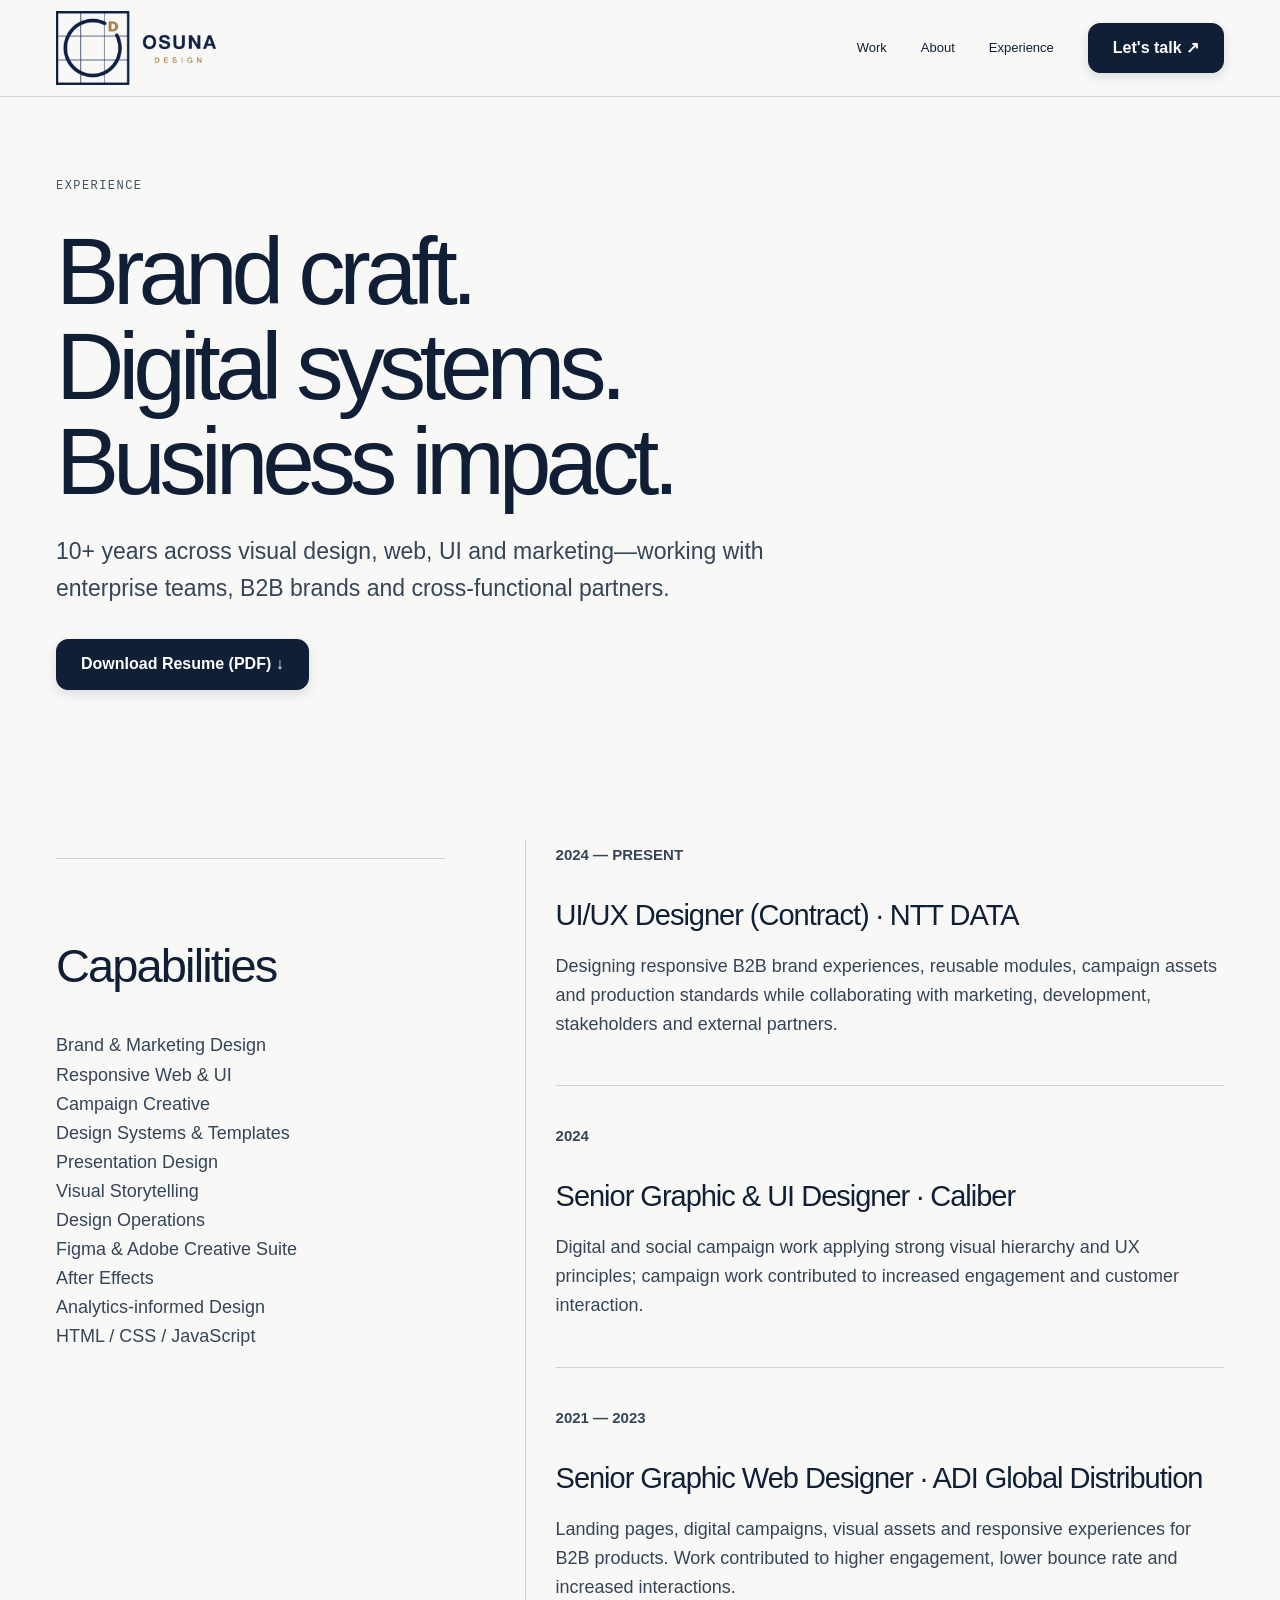
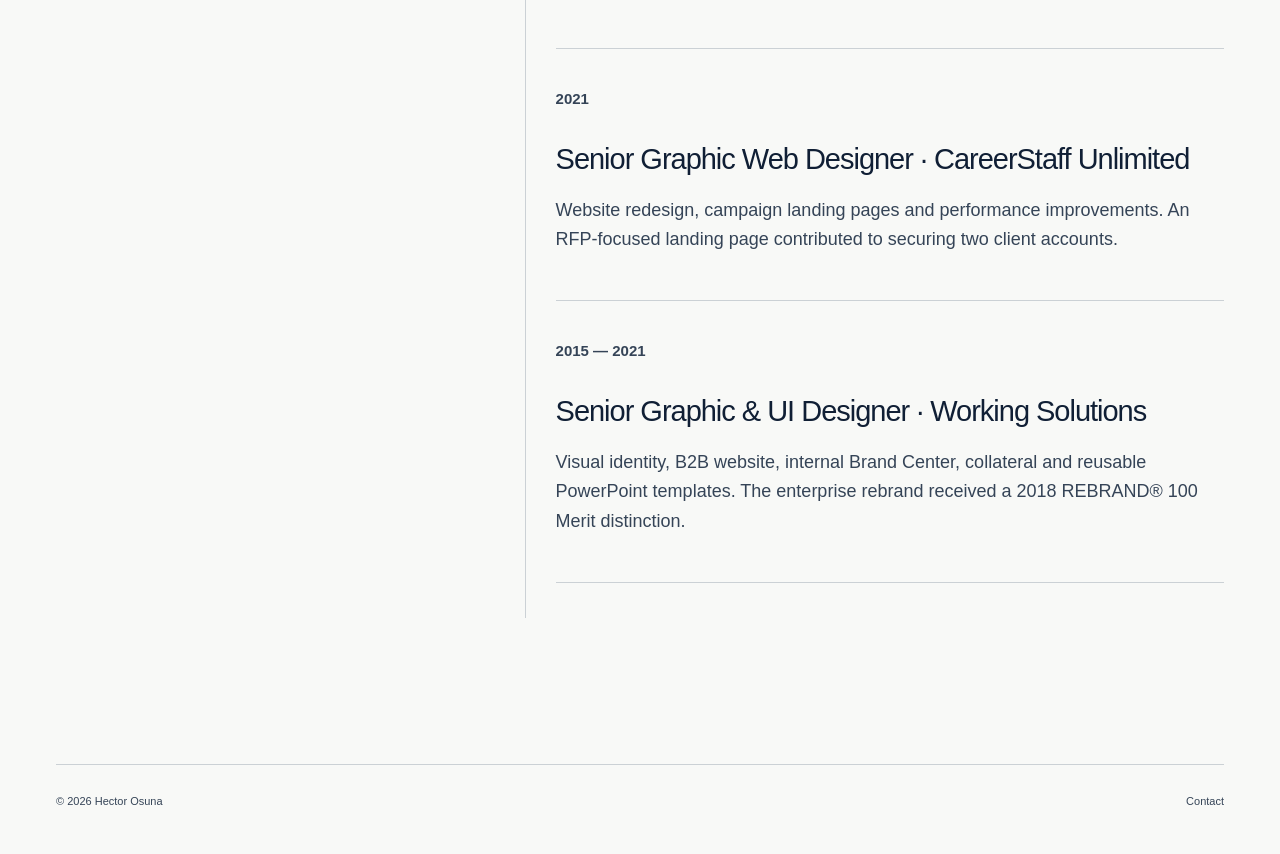
<file: resume.html>
<!doctype html><html lang="en"><head><meta charset="utf-8"><meta name="viewport" content="width=device-width,initial-scale=1"><title>Experience — Hector Osuna</title><link rel="icon" href="assets/favicon.svg" type="image/svg+xml"><link rel="alternate icon" href="assets/favicon.ico"><link rel="apple-touch-icon" href="assets/favicon-180.png"><link rel="stylesheet" href="styles.css"><link rel="stylesheet" href="editorial.css"></head><body><nav class="nav"><div class="container navin"><a class="brand" href="index.html"><img src="assets/osuna-logo.png" alt="Osuna Design"></a><div class="navlinks"><a href="index.html#work">Work</a><a href="about.html">About</a><a href="resume.html">Experience</a><a class="btn dark" href="mailto:hosuna23@gmail.com">Let's talk ↗</a></div><button class="menu">☰</button></div></nav><main><section class="case-hero"><div class="container"><div class="eyebrow">Experience</div><h1>Brand craft.<br>Digital systems.<br>Business impact.</h1><p class="lead">10+ years across visual design, web, UI and marketing—working with enterprise teams, B2B brands and cross-functional partners.</p><div class="actions"><a class="btn dark" href="assets/Hector-Osuna-Resume.pdf" target="_blank" rel="noopener">Download Resume (PDF) ↓</a></div></div></section><section><div class="container resume-grid"><aside><div class="case-block reveal"><h2>Capabilities</h2><p>Brand & Marketing Design<br>Responsive Web & UI<br>Campaign Creative<br>Design Systems & Templates<br>Presentation Design<br>Visual Storytelling<br>Design Operations<br>Figma & Adobe Creative Suite<br>After Effects<br>Analytics-informed Design<br>HTML / CSS / JavaScript</p></div></aside><div class="timeline"><div class="job reveal"><small>2024 — PRESENT</small><h3>UI/UX Designer (Contract) · NTT DATA</h3><p>Designing responsive B2B brand experiences, reusable modules, campaign assets and production standards while collaborating with marketing, development, stakeholders and external partners.</p></div><div class="job reveal"><small>2024</small><h3>Senior Graphic & UI Designer · Caliber</h3><p>Digital and social campaign work applying strong visual hierarchy and UX principles; campaign work contributed to increased engagement and customer interaction.</p></div><div class="job reveal"><small>2021 — 2023</small><h3>Senior Graphic Web Designer · ADI Global Distribution</h3><p>Landing pages, digital campaigns, visual assets and responsive experiences for B2B products. Work contributed to higher engagement, lower bounce rate and increased interactions.</p></div><div class="job reveal"><small>2021</small><h3>Senior Graphic Web Designer · CareerStaff Unlimited</h3><p>Website redesign, campaign landing pages and performance improvements. An RFP-focused landing page contributed to securing two client accounts.</p></div><div class="job reveal"><small>2015 — 2021</small><h3>Senior Graphic & UI Designer · Working Solutions</h3><p>Visual identity, B2B website, internal Brand Center, collateral and reusable PowerPoint templates. The enterprise rebrand received a 2018 REBRAND® 100 Merit distinction.</p></div></div></div></section></main><footer class="footer"><div class="container footerin"><div>© <span data-year></span> Hector Osuna</div><a href="mailto:hosuna23@gmail.com">Contact</a></div></footer><script src="script.js"></script></body></html>
</file>
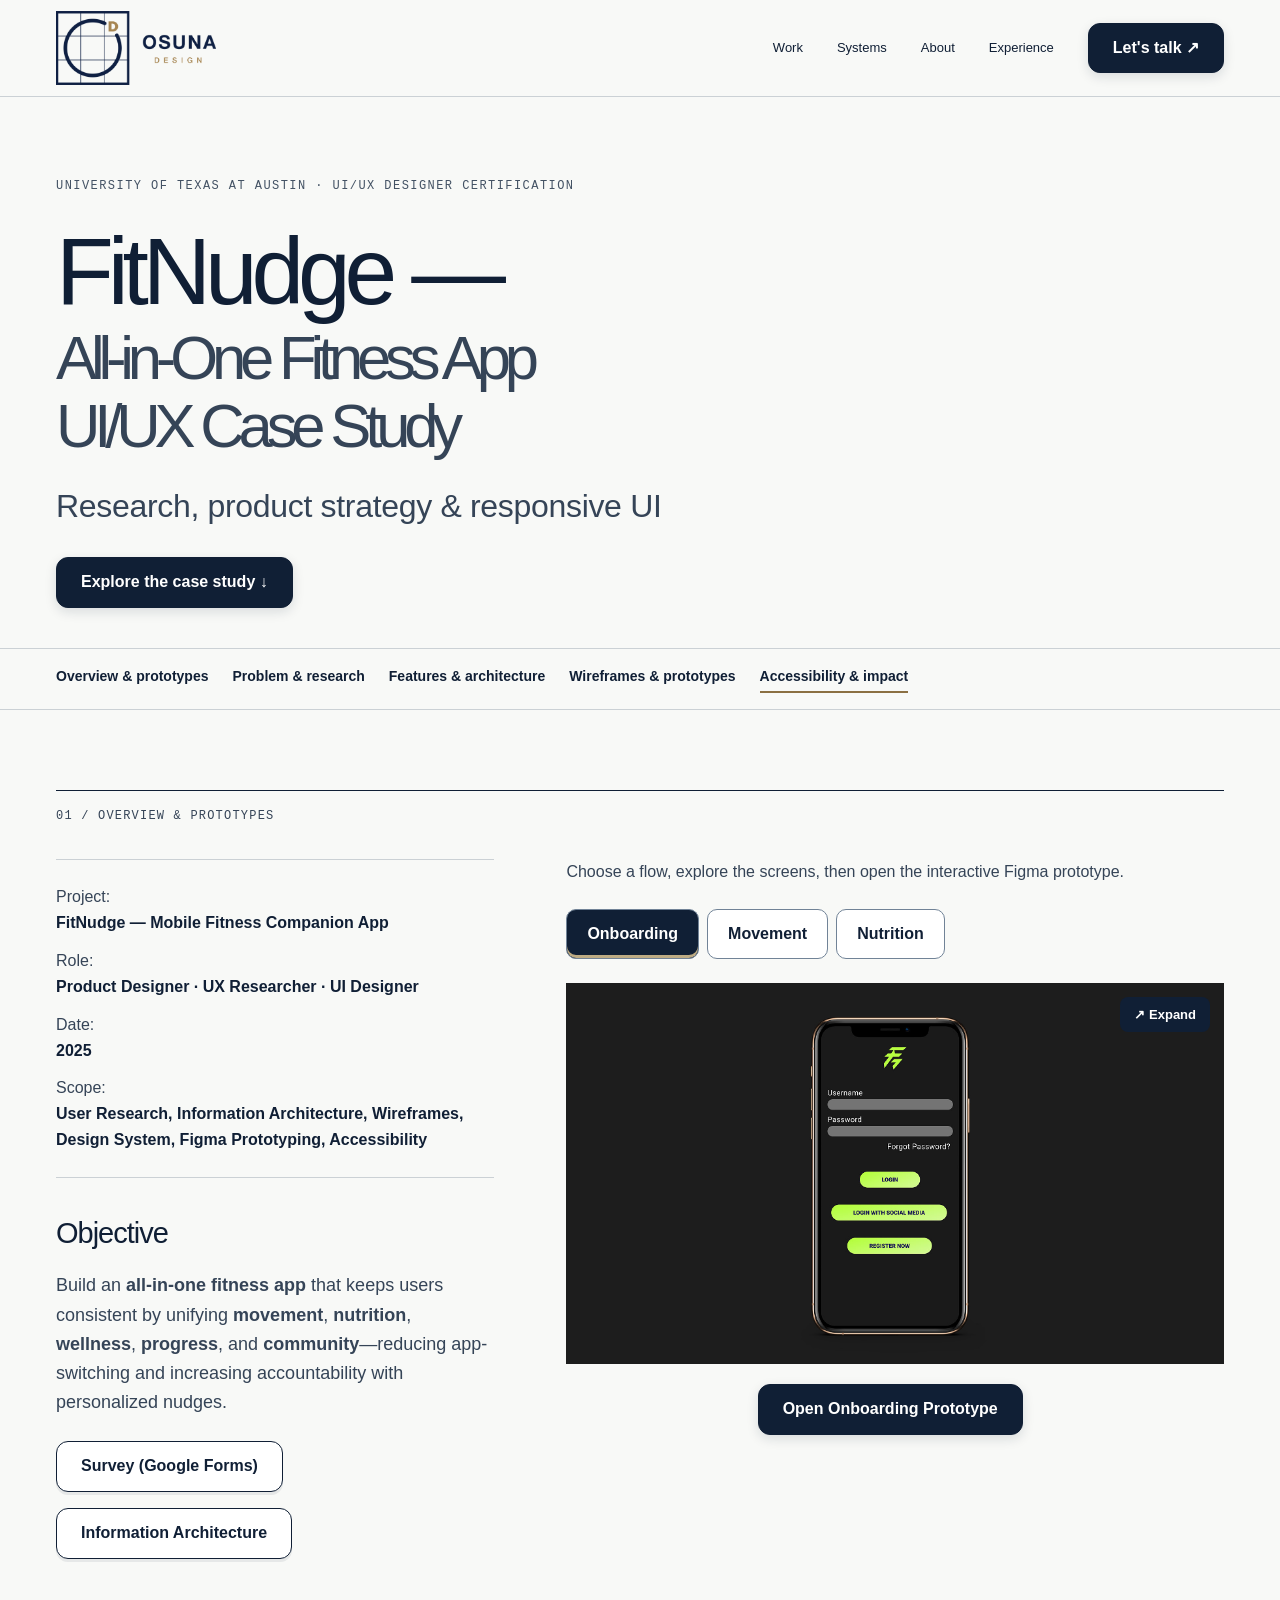
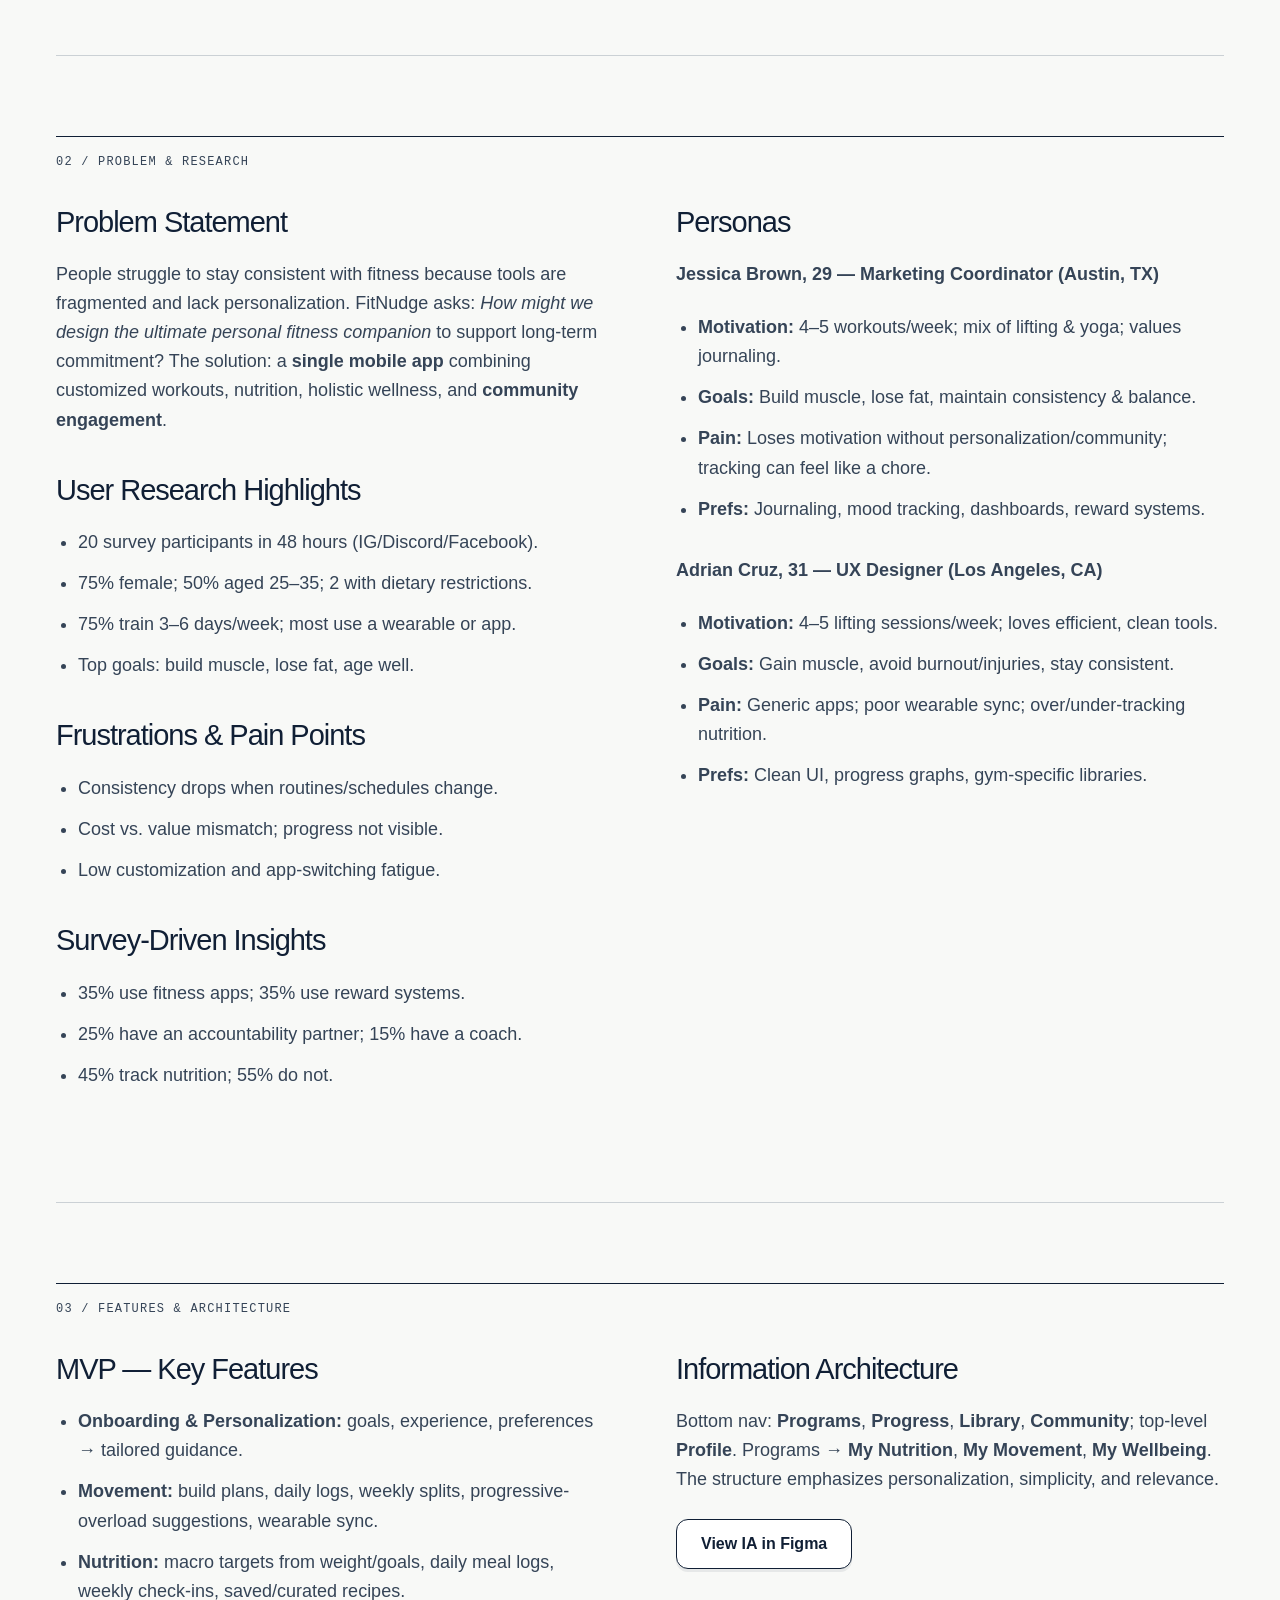
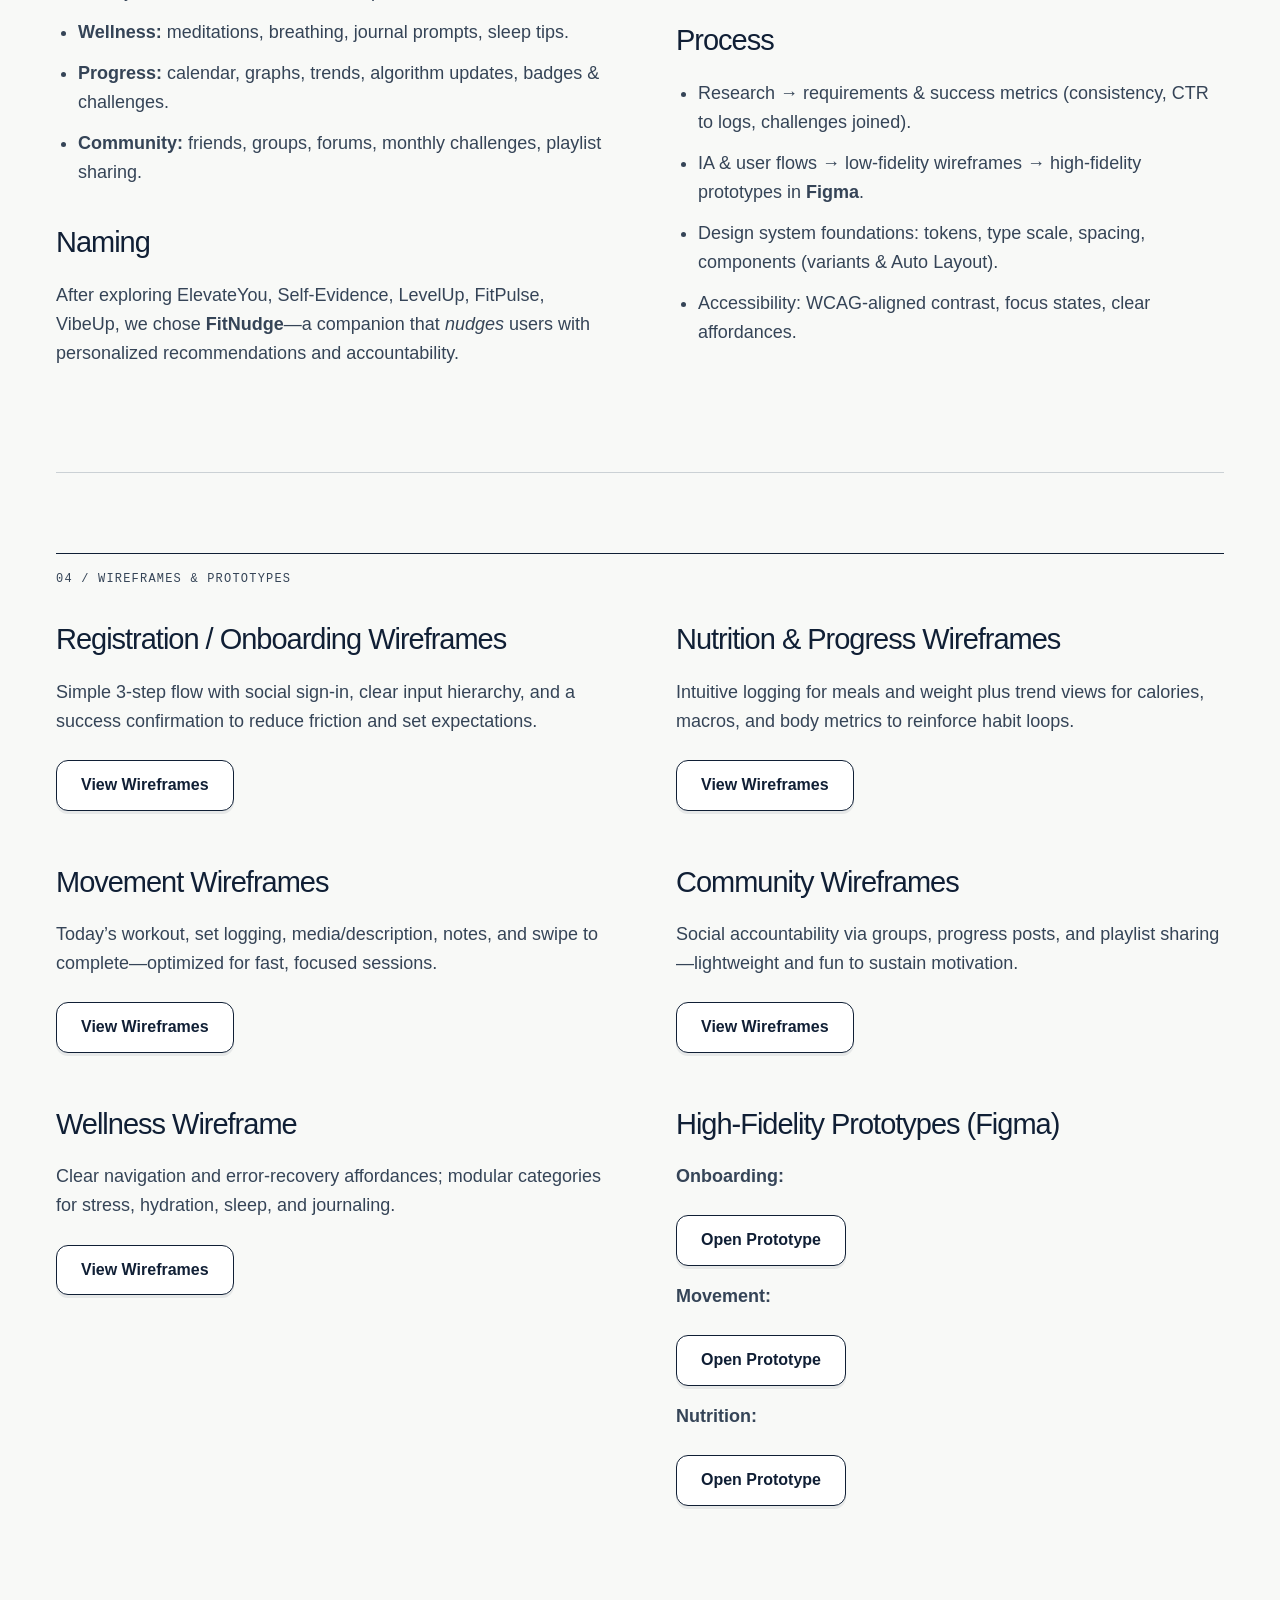
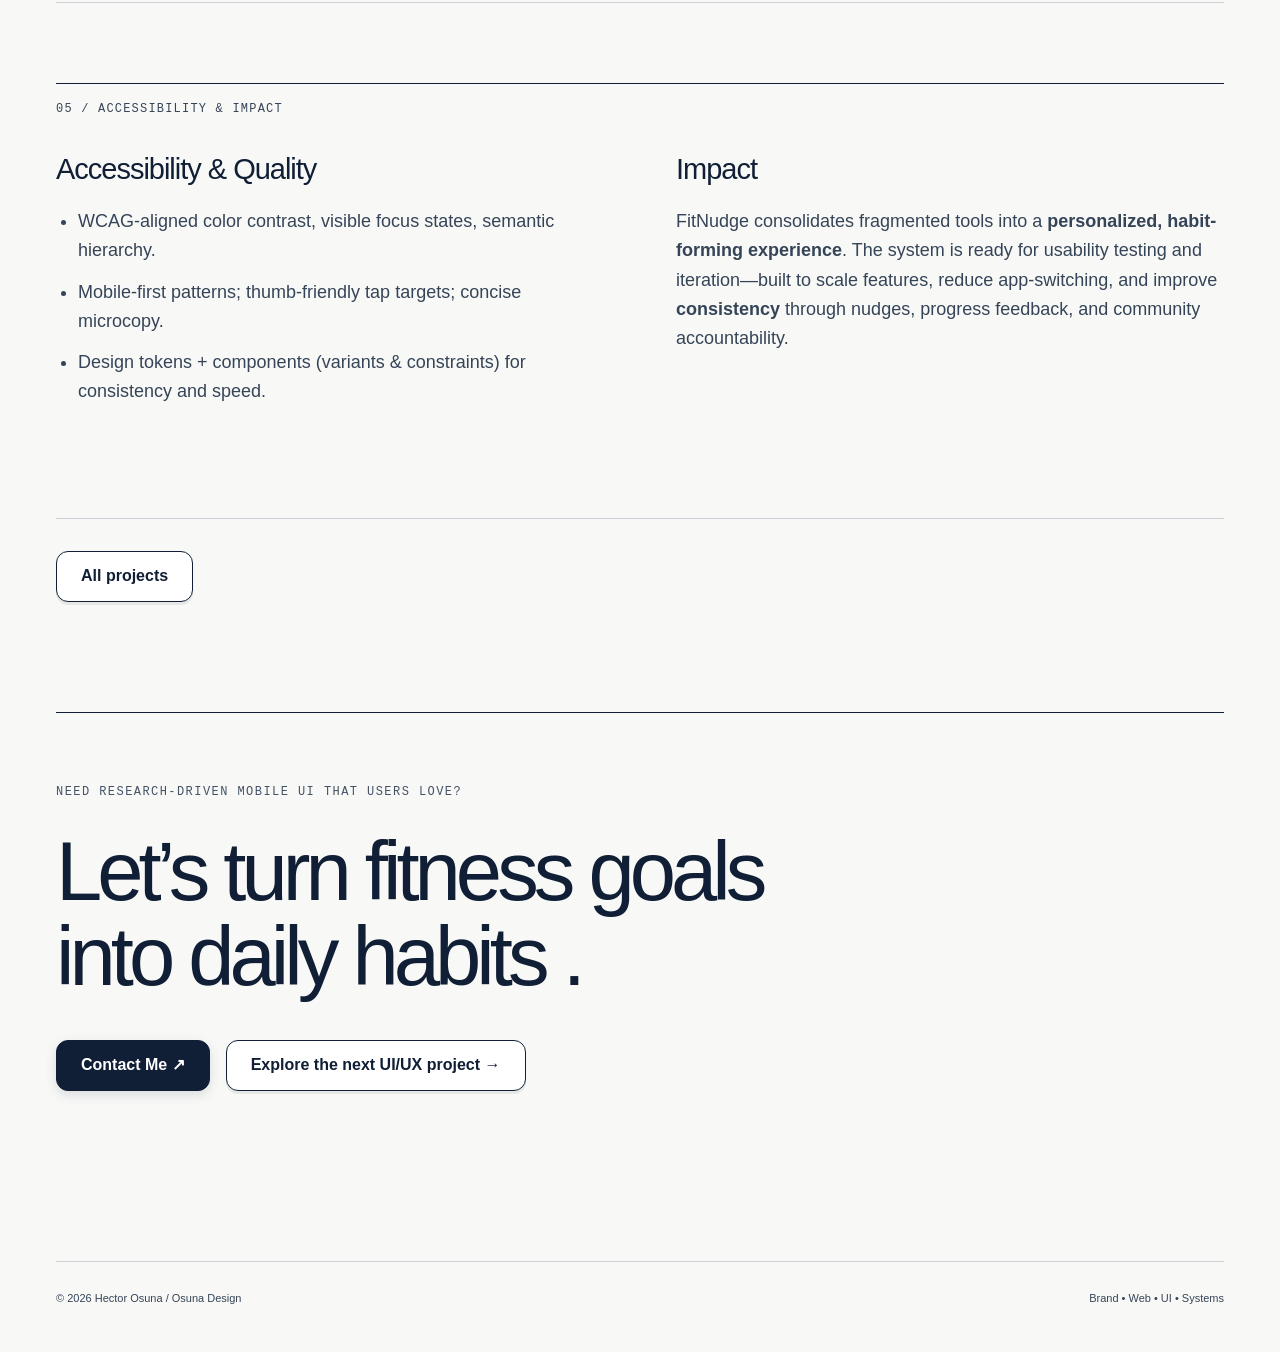
<file: ui-ux-fitnudge.html>
<!doctype html><html lang="en"><head><meta charset="utf-8"><meta name="viewport" content="width=device-width,initial-scale=1"><title>FitNudge — UI/UX Case Study — Hector Osuna</title><link rel="icon" href="assets/favicon.svg"><link rel="stylesheet" href="styles.css"><link rel="stylesheet" href="editorial.css"><link rel="stylesheet" href="ux-cases.css"></head><body class="ux-case"><nav class="nav"><div class="container navin"><a class="brand" href="index.html"><img src="assets/osuna-logo.png" alt="Osuna Design"></a><div class="navlinks"><a href="index.html#work">Work</a><a href="index.html#systems">Systems</a><a href="about.html">About</a><a href="resume.html">Experience</a><a class="btn dark" href="mailto:hosuna23@gmail.com">Let's talk ↗</a></div><button class="menu">☰</button></div></nav><main><header class="case-hero"><div class="container"><div class="eyebrow">University of Texas at Austin · UI/UX Designer Certification</div><h1>
                  FitNudge —
                  <span class="mil-thin">All-in-One Fitness App</span>
                  <span class="mil-thin">UI/UX Case Study</span>
                </h1>
                <p class="case-sub">Research, product strategy & responsive UI</p><a class="btn dark" href="#ux-section-0">Explore the case study ↓</a></div></header><div class="ux-jump"><div class="container"><a href="#ux-section-0">Overview & prototypes</a><a href="#ux-section-1">Problem & research</a><a href="#ux-section-2">Features & architecture</a><a href="#ux-section-3">Wireframes & prototypes</a><a href="#ux-section-4">Accessibility & impact</a></div></div><section class="ux-case-content"><div class="container"><div class="container mil-p-120-120" id="project">
              <div class="ux-row ux-overview" id="ux-section-0">
                <div class="ux-section-label"><span>01 / Overview &amp; prototypes</span></div><div class="col-lg-4">
                  <div class="mil-p-0-120">
                    <ul class="mil-service-list mil-dark mil-mb-60">
                      <li class="mil-up">
                        Project: <span class="mil-dark">FitNudge — Mobile Fitness Companion App</span>
                      </li>
                      <li class="mil-up">
                        Role: <span class="mil-dark">Product Designer · UX Researcher · UI Designer</span>
                      </li>
                      <li class="mil-up">
                        Date: <span class="mil-dark">2025</span>
                      </li>
                      <li class="mil-up">
                        Scope: <span class="mil-dark">User Research, Information Architecture, Wireframes,
                          Design System, Figma Prototyping, Accessibility</span>
                      </li>
                    </ul>

                    <h3 class="mil-up mil-mb-30">Objective</h3>
                    <p class="mil-up mil-mb-30">
                      Build an <b>all-in-one fitness app</b> that keeps users
                      consistent by unifying <b>movement</b>, <b>nutrition</b>,
                      <b>wellness</b>, <b>progress</b>, and
                      <b>community</b>—reducing app-switching and increasing
                      accountability with personalized nudges.
                    </p>

                    <a data-no-swup href="https://docs.google.com/forms/d/e/1FAIpQLSdjE2DbNEt9vTUiVBuJIlIOG8BJ8LylyXwkp6OnRPtDBx7w9Q/viewform" target="_blank" rel="noopener noreferrer" class="btn"><span>Survey (Google Forms)</span></a>
                    <a data-no-swup href="https://www.figma.com/proto/WpHs1OL1pxvpMgmox3JmTI/Capstone-Proj-Research?page-id=124%3A1046&amp;node-id=124-1047&amp;viewport=1511%2C566%2C0.25&amp;t=n5WUBvrK7TRAKCVX-1&amp;scaling=min-zoom&amp;content-scaling=fixed" target="_blank" rel="noopener noreferrer" class="btn"><span>Information Architecture</span></a>
                  </div>
                </div>

                <div class="col-lg-7">
                  <p class="ux-interaction-cue">Choose a flow, explore the screens, then open the interactive Figma prototype.</p><div class="ux-prototype-tabs" role="tablist" aria-label="Explore FitNudge prototype flows"><button type="button" role="tab" id="prototype-tab-0" aria-controls="prototype-0" aria-selected="true" tabindex="0">Onboarding</button><button type="button" role="tab" id="prototype-tab-1" aria-controls="prototype-1" aria-selected="false" tabindex="-1">Movement</button><button type="button" role="tab" id="prototype-tab-2" aria-controls="prototype-2" aria-selected="false" tabindex="-1">Nutrition</button></div><div class="ux-prototype-panel" id="prototype-0" role="tabpanel" aria-labelledby="prototype-tab-0">
                    <div class="mil-image-frame mil-horizontal">
                      <button class="ux-image-expand" type="button" aria-label="Expand FitNudge onboarding prototype"><img src="assets/ux/img/works/15/1.jpg" alt="FitNudge onboarding prototype" loading="lazy">
                    </button></div>
                    <br>
                    <div class="mil-mt-20" style="text-align: center">
                      <a data-no-swup href="https://www.figma.com/proto/B6Sy3W6D9P41Tn1zrAX3lU/Web---Capstone-Project-Research-Audit-HJO?page-id=35230%3A24087&amp;node-id=35230-24141&amp;viewport=504%2C454%2C0.26&amp;t=nZVIvfUIJ1YbfPdW-1&amp;scaling=scale-down-width&amp;content-scaling=fixed" target="_blank" rel="noopener noreferrer" class="btn dark">
                        <span>Open Onboarding Prototype</span>
                      </a>
                    </div>
                  </div>
                  <div class="ux-prototype-panel" style="text-align: center" id="prototype-1" role="tabpanel" aria-labelledby="prototype-tab-1" hidden="">
                    <div class="mil-image-frame mil-horizontal">
                      <button class="ux-image-expand" type="button" aria-label="Expand FitNudge movement prototype"><img src="assets/ux/img/works/15/2.jpg" alt="FitNudge movement prototype" loading="lazy">
                    </button></div>
                    <br>
                    <div class="mil-mt-20" style="text-align: center">
                      <a data-no-swup href="https://www.figma.com/proto/B6Sy3W6D9P41Tn1zrAX3lU/Web---Capstone-Project-Research-Audit-HJO?page-id=35230%3A25680&amp;node-id=35230-25712&amp;viewport=348%2C60%2C0.25&amp;t=C1TKmtALDPb3HSD3-1&amp;scaling=scale-down-width&amp;content-scaling=fixed" target="_blank" rel="noopener noreferrer" class="btn dark">
                        <span>Open Movement Prototype</span>
                      </a>
                    </div>
                  </div>
                  <div class="ux-prototype-panel" id="prototype-2" role="tabpanel" aria-labelledby="prototype-tab-2" hidden="">
                    <div class="mil-image-frame mil-horizontal">
                      <button class="ux-image-expand" type="button" aria-label="Expand FitNudge nutrition &amp; progress prototype"><img src="assets/ux/img/works/15/3.jpg" alt="FitNudge nutrition &amp; progress prototype" loading="lazy">
                    </button></div>
                    <br>
                    <div class="mil-mt-20" style="text-align: center">
                      <a data-no-swup href="https://www.figma.com/proto/B6Sy3W6D9P41Tn1zrAX3lU/Web---Capstone-Project-Research-Audit-HJO?page-id=35230%3A26876&amp;node-id=35230-26921&amp;viewport=225%2C60%2C0.37&amp;t=7U2d2qFyoCdVsE2s-1&amp;scaling=scale-down-width&amp;content-scaling=fixed" target="_blank" rel="noopener noreferrer" class="btn dark">
                        <span>Open Nutrition Prototype</span>
                      </a>
                    </div>
                  </div>
                </div>
              </div>

              <div class="ux-row" id="ux-section-1">
                <div class="ux-section-label"><span>02 / Problem &amp; research</span></div><div class="col-lg-5 mil-mb-60">
                  <h3 class="mil-mb-15">Problem Statement</h3>
                  <p>
                    People struggle to stay consistent with fitness because
                    tools are fragmented and lack personalization. FitNudge
                    asks:
                    <i>How might we design the ultimate personal fitness
                      companion</i>
                    to support long-term commitment? The solution: a
                    <b>single mobile app</b> combining customized workouts,
                    nutrition, holistic wellness, and
                    <b>community engagement</b>.
                  </p>

                  <h3 class="mil-mb-15 mil-mt-30">User Research Highlights</h3>
                  <ul class="mil-service-list mil-dark mil-mb-30">
                    <li>
                      20 survey participants in 48 hours (IG/Discord/Facebook).
                    </li>
                    <li>
                      75% female; 50% aged 25–35; 2 with dietary restrictions.
                    </li>
                    <li>
                      75% train 3–6 days/week; most use a wearable or app.
                    </li>
                    <li>Top goals: build muscle, lose fat, age well.</li>
                  </ul>

                  <h3 class="mil-mb-15">Frustrations &amp; Pain Points</h3>
                  <ul class="mil-service-list mil-dark mil-mb-30">
                    <li>Consistency drops when routines/schedules change.</li>
                    <li>Cost vs. value mismatch; progress not visible.</li>
                    <li>Low customization and app-switching fatigue.</li>
                  </ul>

                  <h3 class="mil-mb-15">Survey-Driven Insights</h3>
                  <ul class="mil-service-list mil-dark mil-mb-0">
                    <li>35% use fitness apps; 35% use reward systems.</li>
                    <li>
                      25% have an accountability partner; 15% have a coach.
                    </li>
                    <li>45% track nutrition; 55% do not.</li>
                  </ul>
                </div>

                <div class="col-lg-5 mil-mb-60">
                  <h3 class="mil-mb-15">Personas</h3>

                  <p class="mil-up">
                    <b>Jessica Brown, 29 — Marketing Coordinator (Austin, TX)</b>
                  </p>
                  <ul class="mil-service-list mil-dark mil-mb-20">
                    <li>
                      <b>Motivation:</b> 4–5 workouts/week; mix of lifting &amp;
                      yoga; values journaling.
                    </li>
                    <li>
                      <b>Goals:</b> Build muscle, lose fat, maintain consistency
                      &amp; balance.
                    </li>
                    <li>
                      <b>Pain:</b> Loses motivation without
                      personalization/community; tracking can feel like a chore.
                    </li>
                    <li>
                      <b>Prefs:</b> Journaling, mood tracking, dashboards,
                      reward systems.
                    </li>
                  </ul>

                  <p class="mil-up">
                    <b>Adrian Cruz, 31 — UX Designer (Los Angeles, CA)</b>
                  </p>
                  <ul class="mil-service-list mil-dark mil-mb-0">
                    <li>
                      <b>Motivation:</b> 4–5 lifting sessions/week; loves
                      efficient, clean tools.
                    </li>
                    <li>
                      <b>Goals:</b> Gain muscle, avoid burnout/injuries, stay
                      consistent.
                    </li>
                    <li>
                      <b>Pain:</b> Generic apps; poor wearable sync;
                      over/under-tracking nutrition.
                    </li>
                    <li>
                      <b>Prefs:</b> Clean UI, progress graphs, gym-specific
                      libraries.
                    </li>
                  </ul>
                </div>
              </div>

              <div class="ux-row" id="ux-section-2">
                <div class="ux-section-label"><span>03 / Features &amp; architecture</span></div><div class="col-lg-5 mil-mb-60">
                  <h3 class="mil-mb-15">MVP — Key Features</h3>
                  <ul class="mil-service-list mil-dark mil-mb-30">
                    <li>
                      <b>Onboarding &amp; Personalization:</b> goals, experience,
                      preferences → tailored guidance.
                    </li>
                    <li>
                      <b>Movement:</b> build plans, daily logs, weekly splits,
                      progressive-overload suggestions, wearable sync.
                    </li>
                    <li>
                      <b>Nutrition:</b> macro targets from weight/goals, daily
                      meal logs, weekly check-ins, saved/curated recipes.
                    </li>
                    <li>
                      <b>Wellness:</b> meditations, breathing, journal prompts,
                      sleep tips.
                    </li>
                    <li>
                      <b>Progress:</b> calendar, graphs, trends, algorithm
                      updates, badges &amp; challenges.
                    </li>
                    <li>
                      <b>Community:</b> friends, groups, forums, monthly
                      challenges, playlist sharing.
                    </li>
                  </ul>

                  <h3 class="mil-mb-15">Naming</h3>
                  <p>
                    After exploring ElevateYou, Self-Evidence, LevelUp,
                    FitPulse, VibeUp, we chose <b>FitNudge</b>—a companion that
                    <em>nudges</em> users with personalized recommendations and
                    accountability.
                  </p>
                </div>

                <div class="col-lg-5 mil-mb-60">
                  <h3 class="mil-mb-15">Information Architecture</h3>
                  <p>
                    Bottom nav: <b>Programs</b>, <b>Progress</b>,
                    <b>Library</b>, <b>Community</b>; top-level <b>Profile</b>.
                    Programs → <b>My Nutrition</b>, <b>My Movement</b>,
                    <b>My Wellbeing</b>. The structure emphasizes
                    personalization, simplicity, and relevance.
                  </p>
                  <a data-no-swup href="https://www.figma.com/proto/WpHs1OL1pxvpMgmox3JmTI/Capstone-Proj-Research?page-id=124%3A1046&amp;node-id=124-1047&amp;viewport=1511%2C566%2C0.25&amp;t=n5WUBvrK7TRAKCVX-1&amp;scaling=min-zoom&amp;content-scaling=fixed" target="_blank" rel="noopener noreferrer" class="btn"><span>View IA in Figma</span></a>

                  <h3 class="mil-mb-15 mil-mt-30">Process</h3>
                  <ul class="mil-service-list mil-dark mil-mb-0">
                    <li>
                      Research → requirements &amp; success metrics (consistency,
                      CTR to logs, challenges joined).
                    </li>
                    <li>
                      IA &amp; user flows → low-fidelity wireframes → high-fidelity
                      prototypes in <b>Figma</b>.
                    </li>
                    <li>
                      Design system foundations: tokens, type scale, spacing,
                      components (variants &amp; Auto Layout).
                    </li>
                    <li>
                      Accessibility: WCAG-aligned contrast, focus states, clear
                      affordances.
                    </li>
                  </ul>
                </div>
              </div>

              <div class="ux-row" id="ux-section-3">
                <div class="ux-section-label"><span>04 / Wireframes &amp; prototypes</span></div><div class="col-lg-5 mil-mb-60">
                  <h3 class="mil-mb-15">
                    Registration / Onboarding Wireframes
                  </h3>
                  <p>
                    Simple 3-step flow with social sign-in, clear input
                    hierarchy, and a success confirmation to reduce friction and
                    set expectations.
                  </p>
                  <a data-no-swup href="https://www.figma.com/proto/B6Sy3W6D9P41Tn1zrAX3lU/Capstone-Project-Research-Audit-HJO?page-id=35158%3A1646&amp;node-id=35158-1649&amp;viewport=304%2C45%2C0.05&amp;t=Q7dWO42oSVqzuHrM-1&amp;scaling=contain&amp;content-scaling=fixed" target="_blank" rel="noopener noreferrer" class="btn"><span>View Wireframes</span></a>

                  <h3 class="mil-mb-15 mil-mt-30">Movement Wireframes</h3>
                  <p>
                    Today’s workout, set logging, media/description, notes, and
                    swipe to complete—optimized for fast, focused sessions.
                  </p>
                  <a data-no-swup href="https://www.figma.com/proto/B6Sy3W6D9P41Tn1zrAX3lU/Capstone-Project-Research-Audit-HJO?page-id=35158%3A1792&amp;node-id=35158-1795&amp;viewport=304%2C45%2C0.05&amp;t=5R1V0k2TybF8RrAX-1&amp;scaling=min-zoom&amp;content-scaling=fixed" target="_blank" rel="noopener noreferrer" class="btn"><span>View Wireframes</span></a>

                  <h3 class="mil-mb-15 mil-mt-30">Wellness Wireframe</h3>
                  <p>
                    Clear navigation and error-recovery affordances; modular
                    categories for stress, hydration, sleep, and journaling.
                  </p>
                  <a data-no-swup href="https://www.figma.com/proto/B6Sy3W6D9P41Tn1zrAX3lU/Capstone-Project-Research-Audit-HJO?page-id=35158%3A3464&amp;node-id=35158-3468&amp;viewport=-758%2C-1272%2C0.25&amp;t=P4ISFLA67rUFdprZ-1&amp;scaling=scale-down-width&amp;content-scaling=fixed" target="_blank" rel="noopener noreferrer" class="btn"><span>View Wireframes</span></a>
                </div>

                <div class="col-lg-5 mil-mb-60">
                  <h3 class="mil-mb-15">Nutrition &amp; Progress Wireframes</h3>
                  <p>
                    Intuitive logging for meals and weight plus trend views for
                    calories, macros, and body metrics to reinforce habit loops.
                  </p>
                  <a data-no-swup href="https://www.figma.com/proto/B6Sy3W6D9P41Tn1zrAX3lU/Capstone-Project-Research-Audit-HJO?page-id=35158%3A2396&amp;node-id=35158-2399&amp;viewport=118%2C45%2C0.05&amp;t=q4pOqJWZSBzVj8Ed-1&amp;scaling=scale-down-width&amp;content-scaling=fixed" target="_blank" rel="noopener noreferrer" class="btn"><span>View Wireframes</span></a>

                  <h3 class="mil-mb-15 mil-mt-30">Community Wireframes</h3>
                  <p>
                    Social accountability via groups, progress posts, and
                    playlist sharing—lightweight and fun to sustain motivation.
                  </p>
                  <a data-no-swup href="https://www.figma.com/proto/B6Sy3W6D9P41Tn1zrAX3lU/Capstone-Project-Research-Audit-HJO?page-id=35158%3A3528&amp;node-id=35223-2398&amp;viewport=-109%2C-1015%2C0.13&amp;t=8C4LpfVbCvhWIyf3-1&amp;scaling=scale-down-width&amp;content-scaling=fixed" target="_blank" rel="noopener noreferrer" class="btn"><span>View Wireframes</span></a>

                  <h3 class="mil-mb-15 mil-mt-30">
                    High-Fidelity Prototypes (Figma)
                  </h3>
                  <p class="mil-mb-10"><b>Onboarding:</b></p>
                  <a data-no-swup href="https://www.figma.com/proto/B6Sy3W6D9P41Tn1zrAX3lU/Web---Capstone-Project-Research-Audit-HJO?page-id=35230%3A24087&amp;node-id=35230-24141&amp;viewport=504%2C454%2C0.26&amp;t=nZVIvfUIJ1YbfPdW-1&amp;scaling=scale-down-width&amp;content-scaling=fixed" target="_blank" rel="noopener noreferrer" class="btn"><span>Open Prototype</span></a>
                  <p class="mil-mt-20 mil-mb-10"><b>Movement:</b></p>
                  <a data-no-swup href="https://www.figma.com/proto/B6Sy3W6D9P41Tn1zrAX3lU/Web---Capstone-Project-Research-Audit-HJO?page-id=35230%3A25680&amp;node-id=35230-25712&amp;viewport=348%2C60%2C0.25&amp;t=C1TKmtALDPb3HSD3-1&amp;scaling=scale-down-width&amp;content-scaling=fixed" target="_blank" rel="noopener noreferrer" class="btn"><span>Open Prototype</span></a>
                  <p class="mil-mt-20 mil-mb-10"><b>Nutrition:</b></p>
                  <a data-no-swup href="https://www.figma.com/proto/B6Sy3W6D9P41Tn1zrAX3lU/Web---Capstone-Project-Research-Audit-HJO?page-id=35230%3A26876&amp;node-id=35230-26921&amp;viewport=225%2C60%2C0.37&amp;t=7U2d2qFyoCdVsE2s-1&amp;scaling=scale-down-width&amp;content-scaling=fixed" target="_blank" rel="noopener noreferrer" class="btn"><span>Open Prototype</span></a>
                </div>
              </div>

              <div class="ux-row" id="ux-section-4">
                <div class="ux-section-label"><span>05 / Accessibility &amp; impact</span></div><div class="col-lg-5 mil-mb-60">
                  <h3 class="mil-mb-15">Accessibility &amp; Quality</h3>
                  <ul class="mil-service-list mil-dark mil-mb-30">
                    <li>
                      WCAG-aligned color contrast, visible focus states,
                      semantic hierarchy.
                    </li>
                    <li>
                      Mobile-first patterns; thumb-friendly tap targets; concise
                      microcopy.
                    </li>
                    <li>
                      Design tokens + components (variants &amp; constraints) for
                      consistency and speed.
                    </li>
                  </ul>
                </div>
                <div class="col-lg-5 mil-mb-60">
                  <h3 class="mil-mb-15">Impact</h3>
                  <p class="mil-up mil-mb-0">
                    FitNudge consolidates fragmented tools into a
                    <b>personalized, habit-forming experience</b>. The system is
                    ready for usability testing and iteration—built to scale
                    features, reduce app-switching, and improve
                    <b>consistency</b> through nudges, progress feedback, and
                    community accountability.
                  </p>
                </div>
              </div>

              <div class="mil-works-nav mil-up">
                <a href="index.html#work" class="btn"><span>All projects</span></a>
              </div>
            </div>
          </div></section><section><div class="container"><div class="cta"><div class="eyebrow">Need research-driven mobile UI that users love?</div><h2>Let’s turn  fitness goals  into
                   daily habits .</h2><div class="actions"><a class="btn dark" href="mailto:hosuna23@gmail.com">Contact Me ↗</a><a class="btn" href="music-streaming-app.html">Explore the next UI/UX project →</a></div></div></div></section></main><footer class="footer"><div class="container footerin"><div>© <span data-year></span> Hector Osuna / Osuna Design</div><div>Brand • Web • UI • Systems</div></div></footer>
<dialog class="ux-lightbox"><div class="ux-lightbox-bar"><span>Project image</span><button type="button" class="btn" data-close>Close ×</button></div><img alt=""></dialog><script src="script.js"></script><script src="ux-cases.js"></script></body></html>
</file>
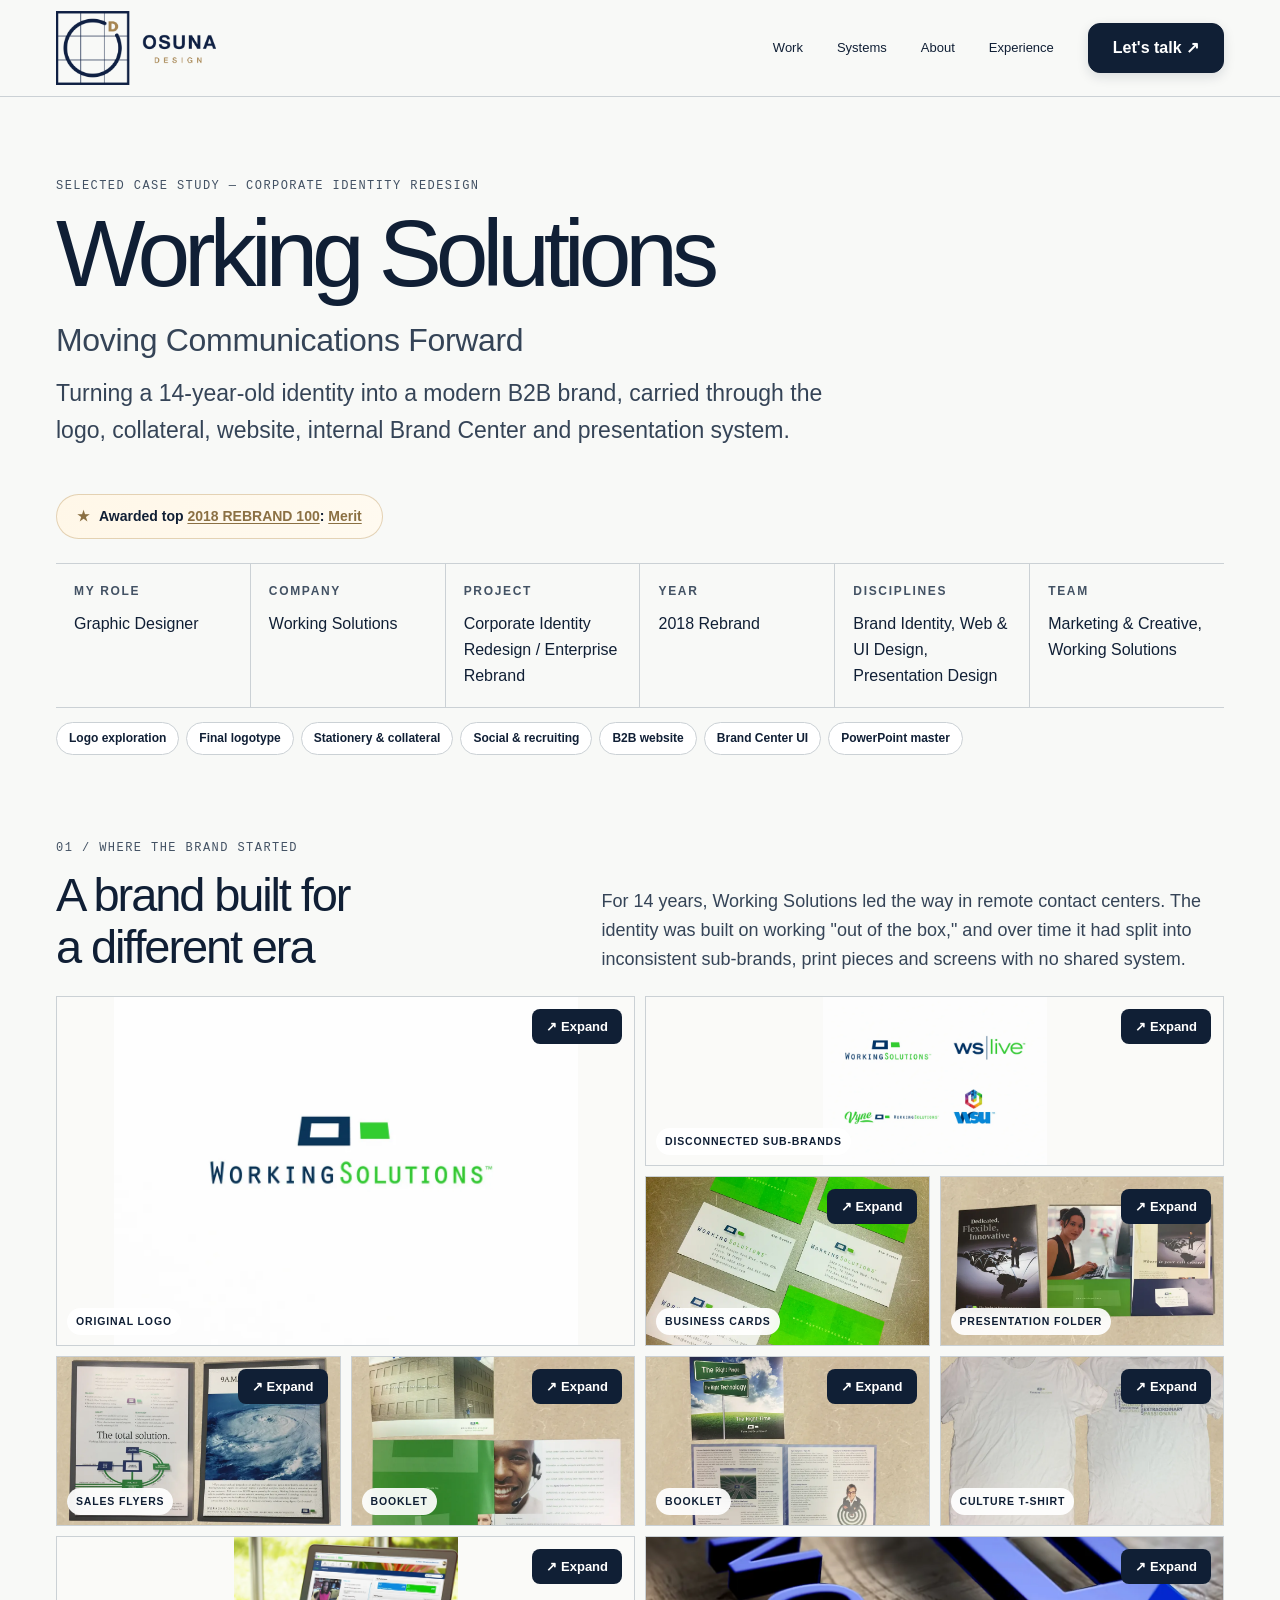
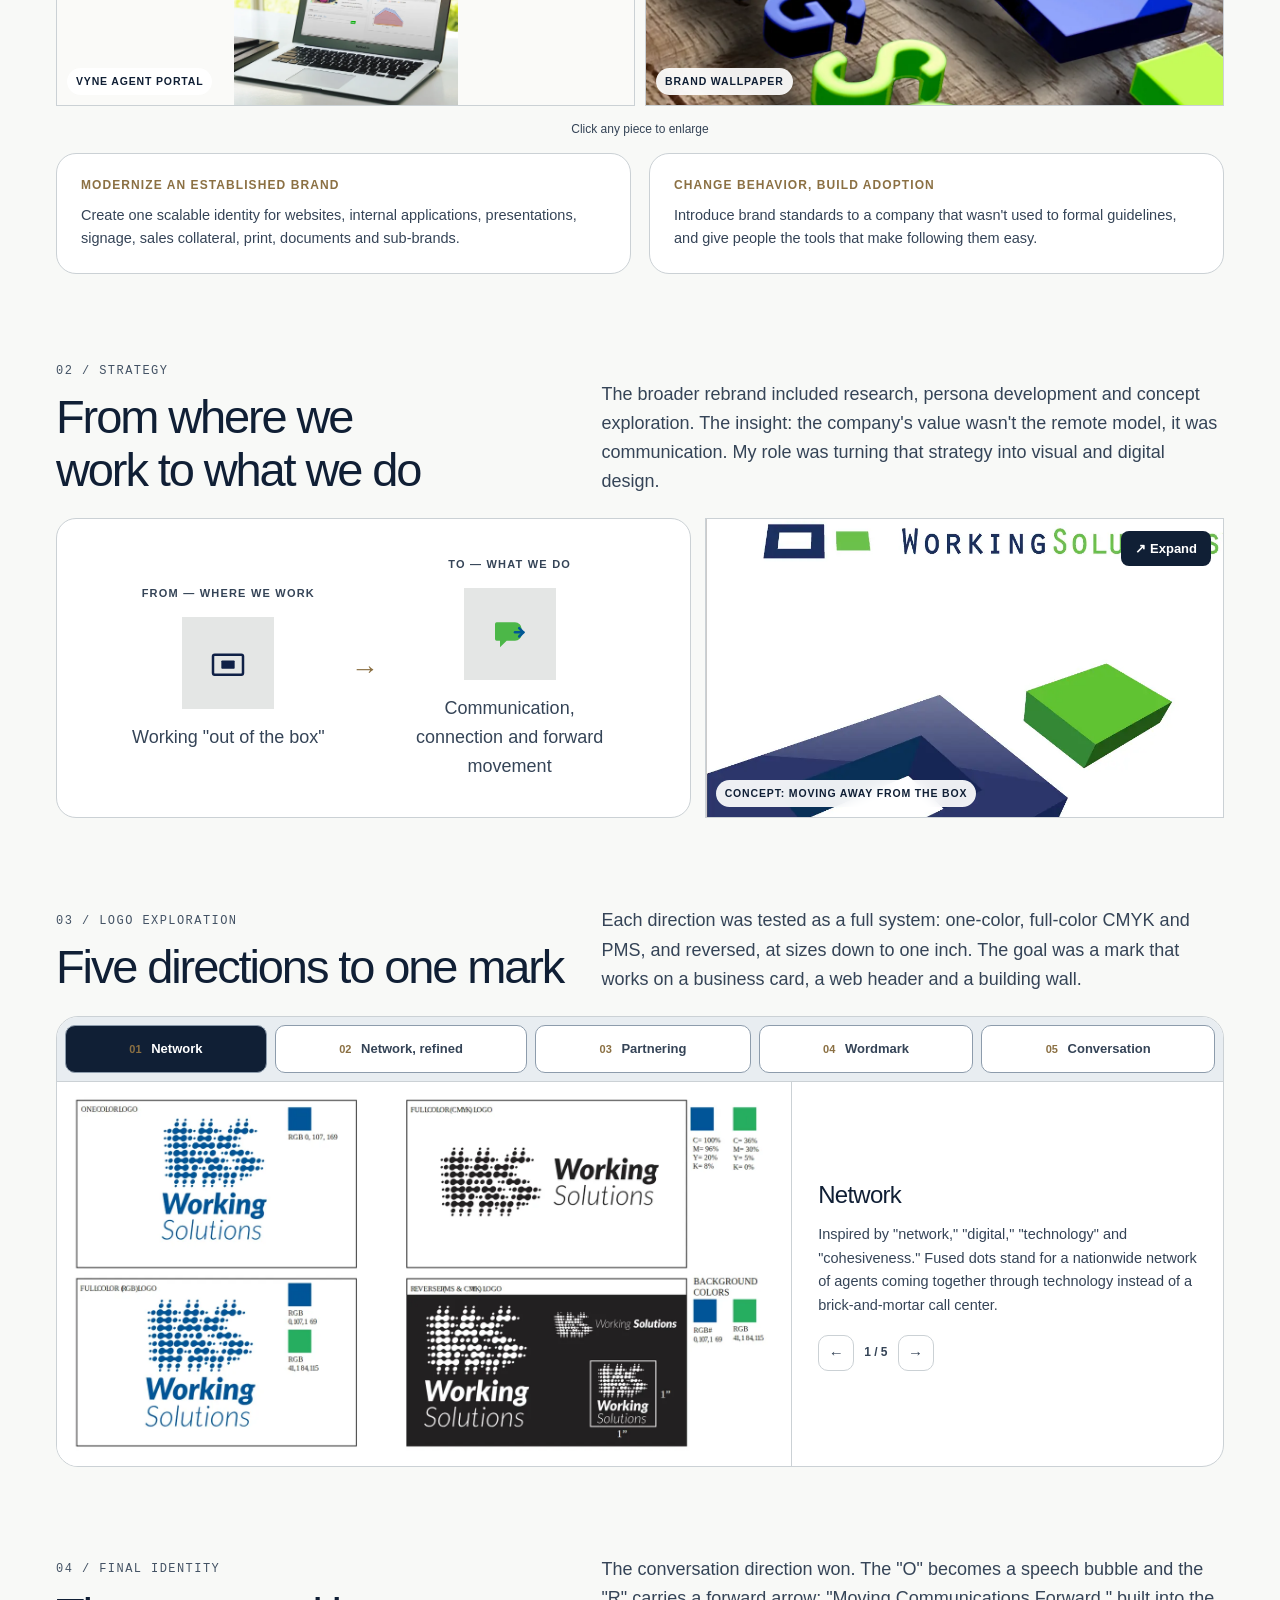
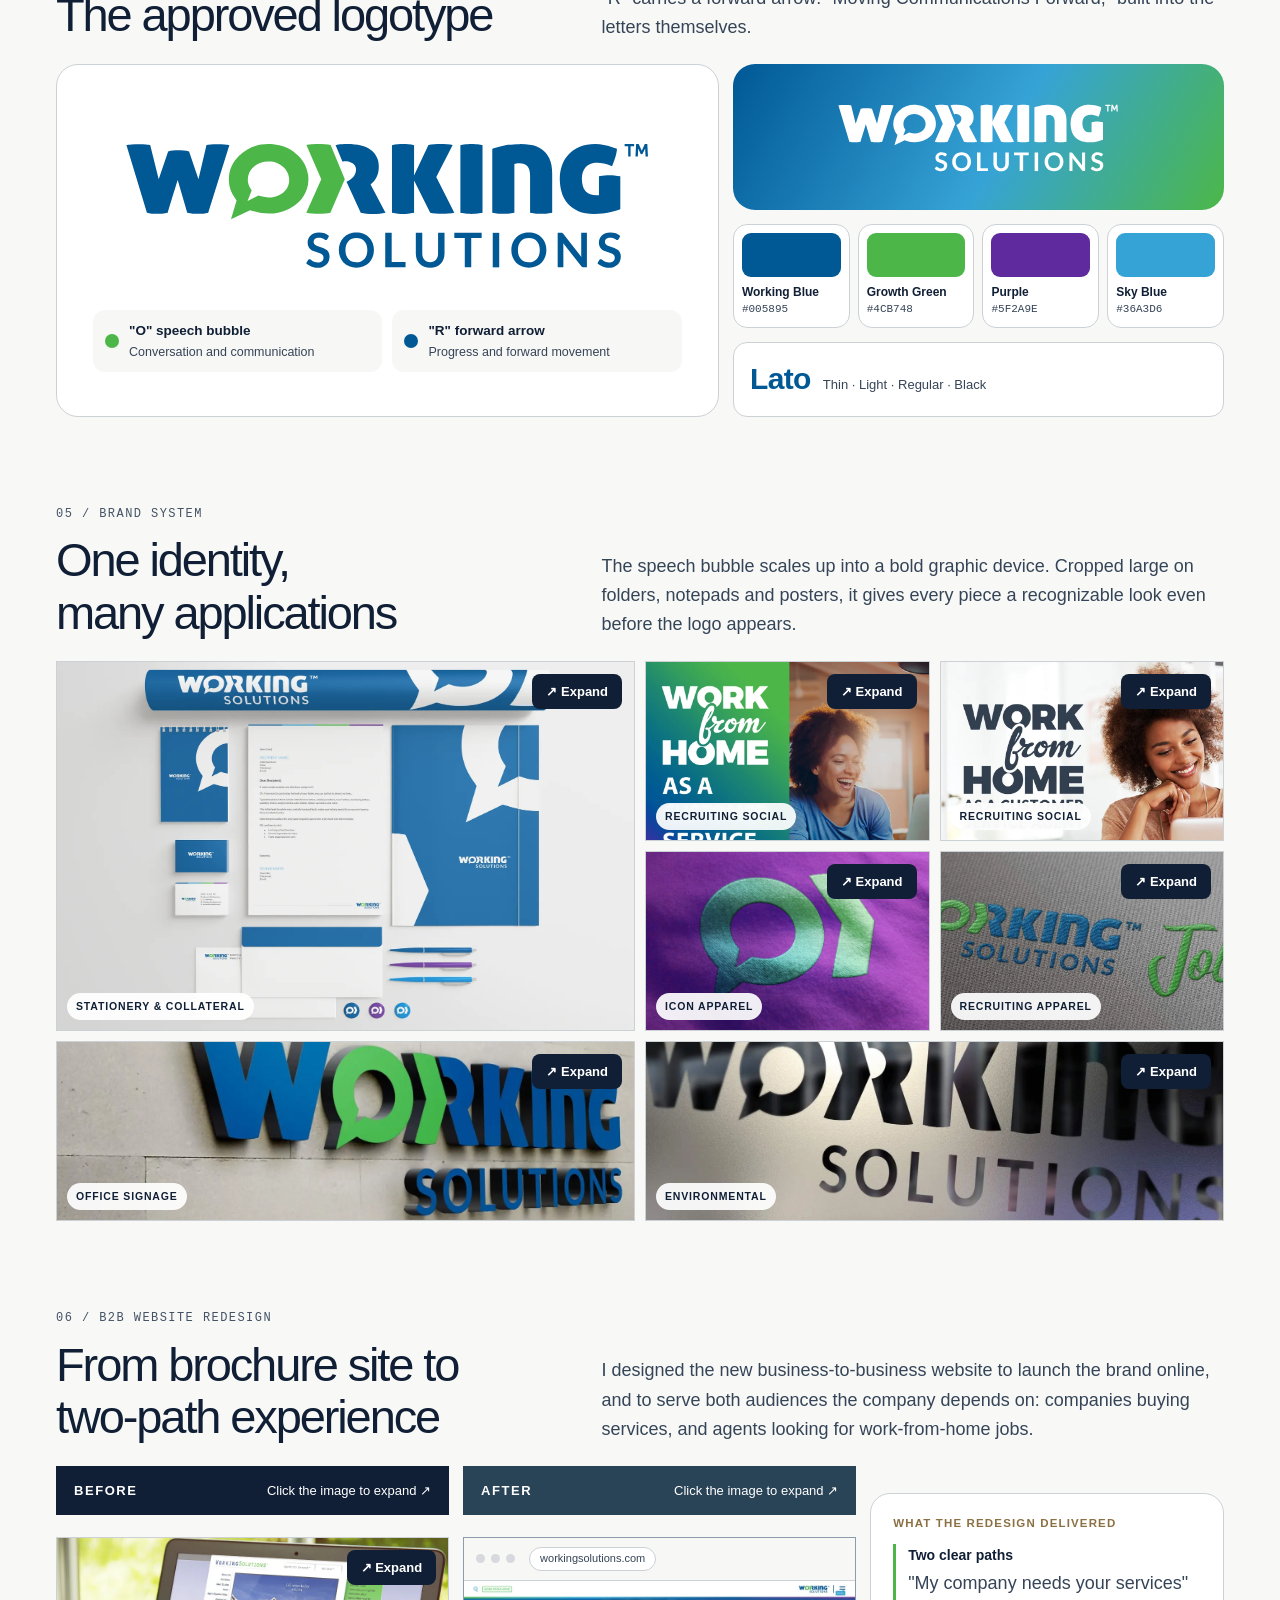
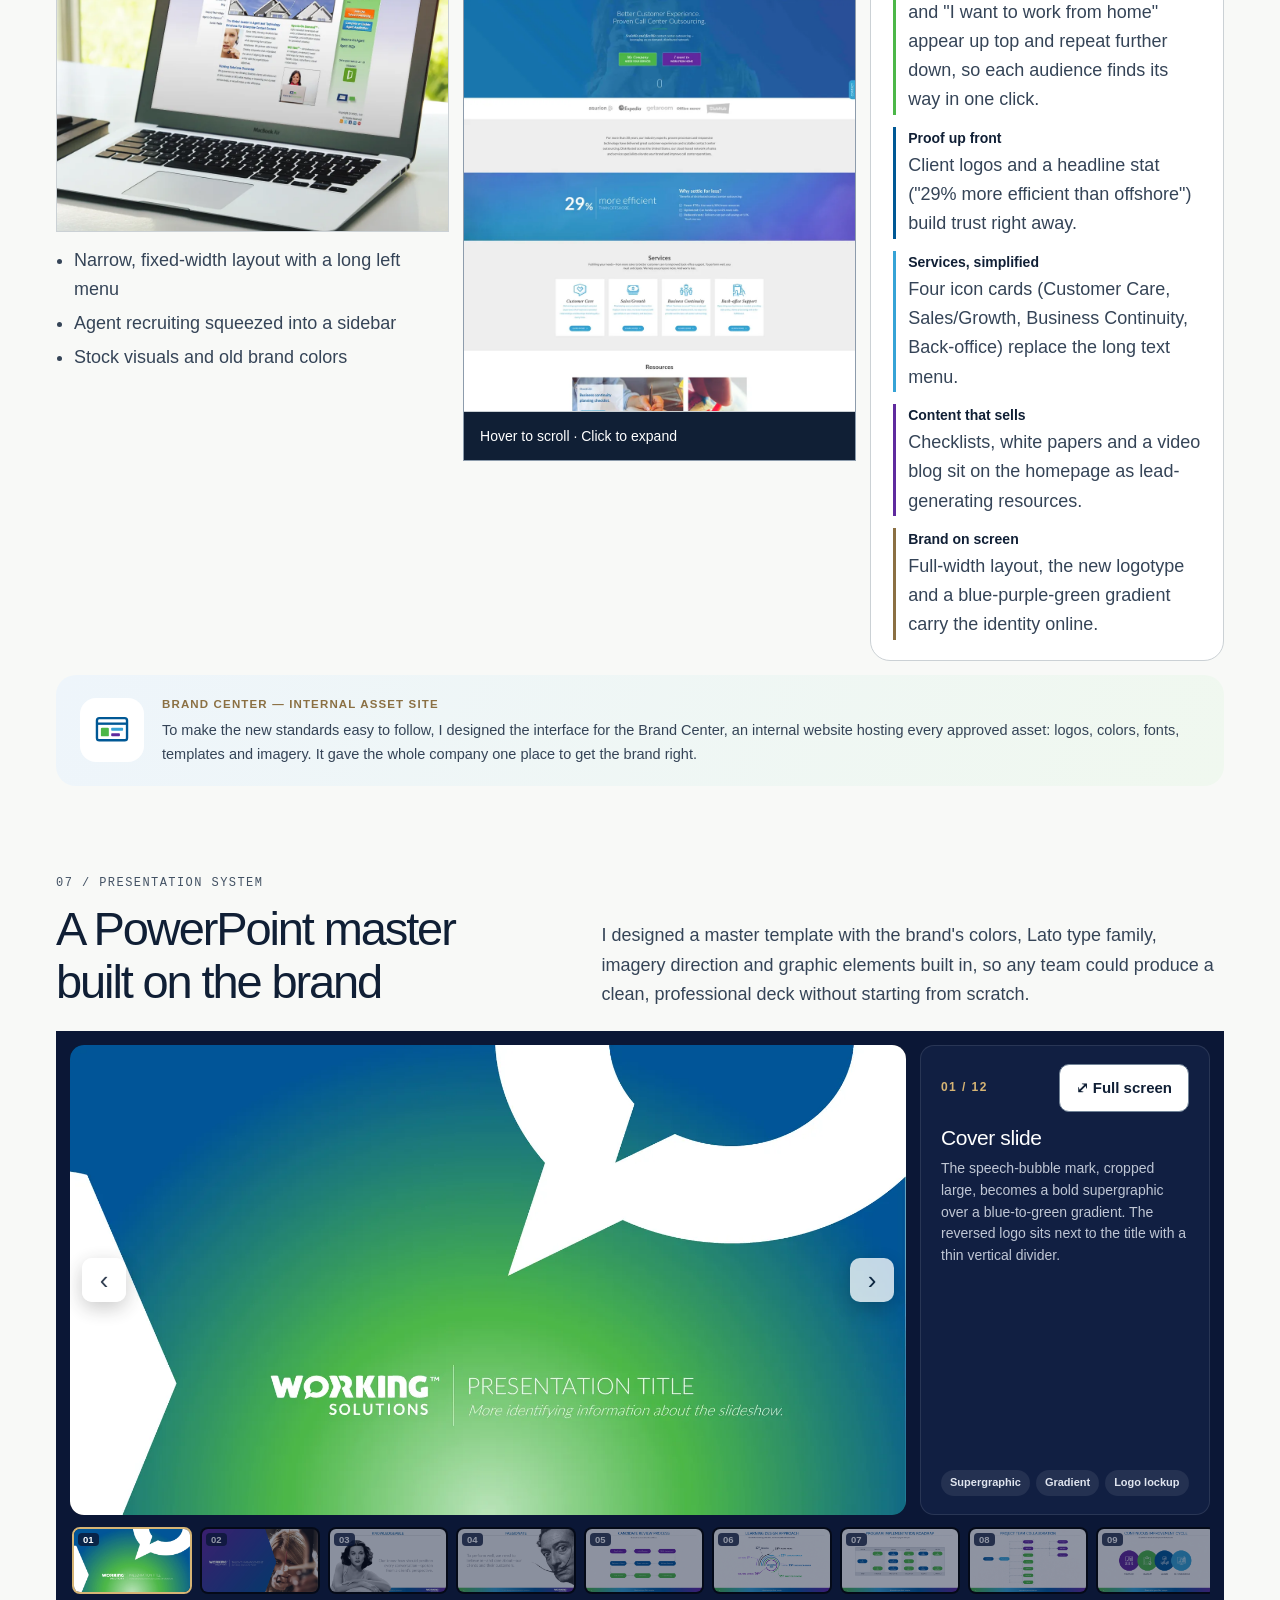
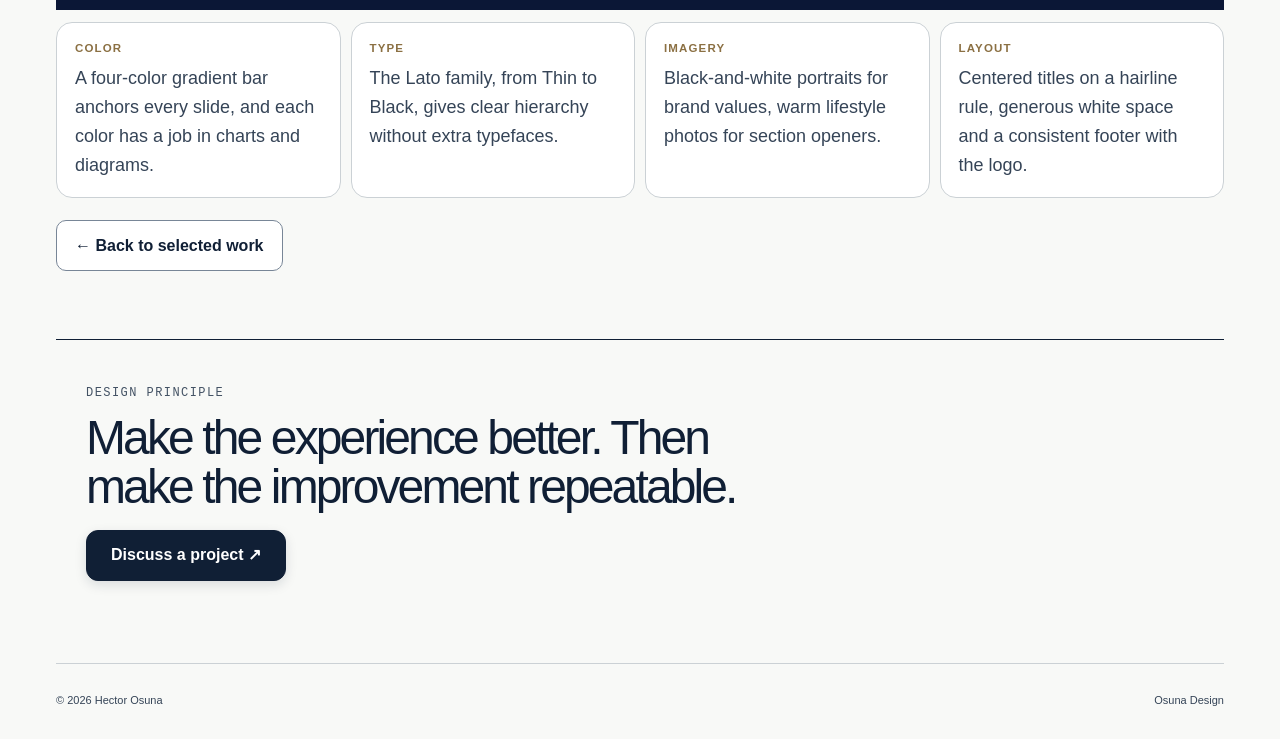
<file: working-solutions.html>
<!doctype html><html lang="en"><head><meta charset="utf-8"><meta name="viewport" content="width=device-width,initial-scale=1"><title>Working Solutions — Hector Osuna</title><meta name="description" content="Working Solutions corporate identity redesign: logo exploration, brand system, B2B website redesign and PowerPoint master template."><link rel="icon" href="assets/favicon.svg" type="image/svg+xml"><link rel="alternate icon" href="assets/favicon.ico"><link rel="apple-touch-icon" href="assets/favicon-180.png"><link rel="stylesheet" href="styles.css"><link rel="stylesheet" href="editorial.css"></head><body class="cs-page ws-page"><nav class="nav"><div class="container navin"><a class="brand" href="index.html"><img src="assets/osuna-logo.png" alt="Osuna Design"></a><div class="navlinks"><a href="index.html#work">Work</a><a href="index.html#systems">Systems</a><a href="about.html">About</a><a href="resume.html">Experience</a><a class="btn dark" href="mailto:hosuna23@gmail.com">Let's talk ↗</a></div><button class="menu">☰</button></div></nav><main>

<!-- HERO -->
<section class="case-hero">
  <div class="container">
    <div class="eyebrow">Selected Case Study — Corporate Identity Redesign</div>
    <h1>Working Solutions</h1>
    <p class="case-sub">Moving Communications Forward</p>
    <p class="lead">Turning a 14-year-old identity into a modern B2B brand, carried through the logo, collateral, website, internal Brand Center and presentation system.</p>

    <div class="ws-award reveal">
      <span class="ws-award-icon" aria-hidden="true">★</span>
      <span>Awarded top <a href="https://rebrand.com/2018-showcase/" target="_blank" rel="noopener">2018 REBRAND 100</a>: <a href="https://rebrand.com/merit-working-solutions/" target="_blank" rel="noopener">Merit</a></span>
    </div>

    <div class="ws-meta reveal">
      <div><h5>My Role</h5><p>Graphic Designer</p></div>
      <div><h5>Company</h5><p>Working Solutions</p></div>
      <div><h5>Project</h5><p>Corporate Identity Redesign / Enterprise Rebrand</p></div>
      <div><h5>Year</h5><p>2018 Rebrand</p></div>
      <div><h5>Disciplines</h5><p>Brand Identity, Web &amp; UI Design, Presentation Design</p></div>
      <div><h5>Team</h5><p>Marketing &amp; Creative, Working Solutions</p></div>
    </div>

    <div class="ws-scope reveal">
      <span>Logo exploration</span><span>Final logotype</span><span>Stationery &amp; collateral</span><span>Social &amp; recruiting</span><span>B2B website</span><span>Brand Center UI</span><span>PowerPoint master</span>
    </div>
  </div>
</section>

<!-- 01 BEFORE -->
<section>
  <div class="container">
    <div class="cs-head">
      <div><div class="eyebrow">01 / Where the brand started</div><h2>A brand built for a different era</h2></div>
      <p>For 14 years, Working Solutions led the way in remote contact centers. The identity was built on working "out of the box," and over time it had split into inconsistent sub-brands, print pieces and screens with no shared system.</p>
    </div>

    <div class="ws-mosaic reveal">
      <button class="ws-tile span2" data-full="assets/ws-old-logo.webp" data-title="Original logo"><img src="assets/ws-old-logo.webp" alt="Original Working Solutions logo: a navy box outline and a green tab above a spaced-out wordmark" loading="lazy"><span>Original logo</span></button>
      <button class="ws-tile wide" data-full="assets/ws-old-subbrands.webp" data-title="Sub-brands: Working Solutions, WS Live, Vyne, WSU"><img src="assets/ws-old-subbrands.webp" alt="Four unrelated sub-brand logos: Working Solutions, ws|live, Vyne and a multicolor WSU mark" loading="lazy"><span>Disconnected sub-brands</span></button>
      <button class="ws-tile" data-full="assets/ws-old-cards.webp" data-title="Business cards"><img src="assets/ws-old-cards.webp" alt="Old business cards in white and bright green" loading="lazy"><span>Business cards</span></button>
      <button class="ws-tile" data-full="assets/ws-old-folder.webp" data-title="Presentation folder, front and back"><img src="assets/ws-old-folder.webp" alt="Old presentation folder with a world-map cover, 'Dedicated, Flexible, Innovative'" loading="lazy"><span>Presentation folder</span></button>
      <button class="ws-tile" data-full="assets/ws-old-flyers.webp" data-title="Sales flyers"><img src="assets/ws-old-flyers.webp" alt="Two old sales flyers: 'The total solution' diagram and '9 A.M. Call Volume Capacity' with a hurricane photo" loading="lazy"><span>Sales flyers</span></button>
      <button class="ws-tile" data-full="assets/ws-old-booklet-1.webp" data-title="Booklet: 'Bricks and Mortar Don't Answer the Calls'"><img src="assets/ws-old-booklet-1.webp" alt="Old booklet, closed and open, 'Bricks and Mortar Don't Answer the Calls. People Do.'" loading="lazy"><span>Booklet</span></button>
      <button class="ws-tile" data-full="assets/ws-old-booklet-2.webp" data-title="Booklet: 'The Right People, The Right Technology'"><img src="assets/ws-old-booklet-2.webp" alt="Old booklet with road signs reading 'The Right People' and 'The Right Technology'" loading="lazy"><span>Booklet</span></button>
      <button class="ws-tile" data-full="assets/ws-old-tshirt.webp" data-title="Culture t-shirt"><img src="assets/ws-old-tshirt.webp" alt="White t-shirt with the old logo on the front and a word cloud of company values on the back" loading="lazy"><span>Culture t-shirt</span></button>
      <button class="ws-tile wide" data-full="assets/ws-old-vyne.webp" data-title="Vyne agent portal"><img src="assets/ws-old-vyne.webp" alt="Vyne agent dashboard shown on a laptop" loading="lazy"><span>Vyne agent portal</span></button>
      <button class="ws-tile wide" data-full="assets/ws-old-wallpaper.webp" data-title="Brand wallpaper"><img src="assets/ws-old-wallpaper.webp" alt="3D render of the old logo in glossy blue and green letters on wood" loading="lazy"><span>Brand wallpaper</span></button>
    </div>
    <p class="cs-hint">Click any piece to enlarge</p>

    <div class="ws-challenge-grid" style="margin-top:14px">
      <div class="ws-challenge reveal">
        <h6>Modernize an established brand</h6>
        <p>Create one scalable identity for websites, internal applications, presentations, signage, sales collateral, print, documents and sub-brands.</p>
      </div>
      <div class="ws-challenge reveal">
        <h6>Change behavior, build adoption</h6>
        <p>Introduce brand standards to a company that wasn't used to formal guidelines, and give people the tools that make following them easy.</p>
      </div>
    </div>
  </div>
</section>

<!-- 02 STRATEGY -->
<section>
  <div class="container">
    <div class="cs-head">
      <div><div class="eyebrow">02 / Strategy</div><h2>From where we work to what we do</h2></div>
      <p>The broader rebrand included research, persona development and concept exploration. The insight: the company's value wasn't the remote model, it was communication. My role was turning that strategy into visual and digital design.</p>
    </div>
    <div class="ws-strategy reveal">
      <div class="ws-flow-row">
        <div class="ws-flow-card">
          <span class="ws-flow-tag">From — Where we work</span>
          <div class="ws-flow-icon" aria-hidden="true"><svg viewBox="0 0 48 48" fill="none"><rect x="6" y="14" width="36" height="24" rx="2" stroke="#0f2046" stroke-width="3"/><rect x="16" y="21" width="16" height="10" rx="1" fill="#0f2046"/></svg></div>
          <p class="ws-flow-caption">Working "out of the box"</p>
        </div>
        <div class="ws-flow-arrow">→</div>
        <div class="ws-flow-card">
          <span class="ws-flow-tag">To — What we do</span>
          <div class="ws-flow-icon" aria-hidden="true"><svg viewBox="0 0 48 48" fill="none"><path d="M8 10h22a8 8 0 0 1 8 8v6a8 8 0 0 1-8 8H20l-8 8v-8H8a2 2 0 0 1-2-2V12a2 2 0 0 1 2-2z" fill="#4cb748"/><path d="M30 22 40 22" stroke="#005895" stroke-width="3" stroke-linecap="round"/><path d="M35 17 40 22 35 27" stroke="#005895" stroke-width="3" stroke-linecap="round" stroke-linejoin="round"/></svg></div>
          <p class="ws-flow-caption">Communication, connection and forward movement</p>
        </div>
      </div>
      <button class="ws-tile ws-strategy-img" data-full="assets/ws-concept-box.webp" data-title="Concept: breaking out of the box"><img src="assets/ws-concept-box.webp" alt="Concept sketch: the old boxed icon breaking apart in 3D" loading="lazy"><span>Concept: moving away from the box</span></button>
    </div>
  </div>
</section>

<!-- 03 LOGO EXPLORATION -->
<section>
  <div class="container">
    <div class="cs-head">
      <div><div class="eyebrow">03 / Logo exploration</div><h2>Five directions to one mark</h2></div>
      <p>Each direction was tested as a full system: one-color, full-color CMYK and PMS, and reversed, at sizes down to one inch. The goal was a mark that works on a business card, a web header and a building wall.</p>
    </div>

    <div class="ws-explore reveal">
      <div class="ws-explore-tabs" role="tablist">
        <button role="tab" aria-selected="true" data-ex="0"><b>01</b> Network</button>
        <button role="tab" aria-selected="false" data-ex="1"><b>02</b> Network, refined</button>
        <button role="tab" aria-selected="false" data-ex="2"><b>03</b> Partnering</button>
        <button role="tab" aria-selected="false" data-ex="3"><b>04</b> Wordmark</button>
        <button role="tab" aria-selected="false" data-ex="4"><b>05</b> Conversation</button>
      </div>
      <div class="ws-explore-body">
        <button class="ws-explore-img" data-full="assets/ws-explore-1.webp" data-title="Exploration 01 — Network"><img src="assets/ws-explore-1.webp" alt="Logo exploration 1: a field of connected dots forming a network, shown in one-color, full-color and reverse versions"></button>
        <div class="ws-explore-note">
          <h3>Network</h3>
          <p>Inspired by "network," "digital," "technology" and "cohesiveness." Fused dots stand for a nationwide network of agents coming together through technology instead of a brick-and-mortar call center.</p>
          <div class="ws-explore-nav"><button data-exstep="-1" aria-label="Previous direction">←</button><span>1 / 5</span><button data-exstep="1" aria-label="Next direction">→</button></div>
        </div>
      </div>
    </div>
  </div>
</section>

<!-- 04 FINAL IDENTITY -->
<section>
  <div class="container">
    <div class="cs-head">
      <div><div class="eyebrow">04 / Final identity</div><h2>The approved logotype</h2></div>
      <p>The conversation direction won. The "O" becomes a speech bubble and the "R" carries a forward arrow: "Moving Communications Forward," built into the letters themselves.</p>
    </div>

    <div class="ws-final reveal">
      <div class="ws-final-hero">
        <img src="assets/ws-logo-final.svg" alt="Final Working Solutions logotype: WORKING in blue with a green speech-bubble O and arrow R, SOLUTIONS spaced below">
        <div class="ws-callouts">
          <div><i style="background:#4cb748"></i><b>"O" speech bubble</b><span>Conversation and communication</span></div>
          <div><i style="background:#005895"></i><b>"R" forward arrow</b><span>Progress and forward movement</span></div>
        </div>
      </div>
      <div class="ws-final-side">
        <div class="ws-final-rev"><img src="assets/ws-logo-final.svg" alt="Final logo reversed in white on blue"></div>
        <div class="ws-palette">
          <div style="--c:#005895"><span></span><b>Working Blue</b><small>#005895</small></div>
          <div style="--c:#4cb748"><span></span><b>Growth Green</b><small>#4CB748</small></div>
          <div style="--c:#5f2a9e"><span></span><b>Purple</b><small>#5F2A9E</small></div>
          <div style="--c:#36a3d6"><span></span><b>Sky Blue</b><small>#36A3D6</small></div>
        </div>
        <div class="ws-type"><span class="t1">Lato</span><span class="t2">Thin · Light · Regular · Black</span></div>
      </div>
    </div>
  </div>
</section>

<!-- 05 BRAND SYSTEM -->
<section>
  <div class="container">
    <div class="cs-head">
      <div><div class="eyebrow">05 / Brand system</div><h2>One identity, many applications</h2></div>
      <p>The speech bubble scales up into a bold graphic device. Cropped large on folders, notepads and posters, it gives every piece a recognizable look even before the logo appears.</p>
    </div>

    <div class="ws-system reveal">
      <button class="ws-tile big" data-full="assets/ws-new-collateral.webp" data-title="Stationery &amp; collateral system"><img src="assets/ws-new-collateral.webp" alt="New stationery: poster tube, notepad, business cards, letterhead, pocket folder, envelopes, pens and icon buttons, in Working Blue with a large speech-bubble graphic" loading="lazy"><span>Stationery &amp; collateral</span></button>
      <button class="ws-tile top" data-full="assets/ws-new-poster-1.webp" data-title="Recruiting social post — gradient"><img src="assets/ws-new-poster-1.webp" alt="Recruiting post: 'Work from Home as a Customer Service Agent' on a purple-to-green gradient beside a smiling agent at a laptop" loading="lazy"><span>Recruiting social</span></button>
      <button class="ws-tile top" data-full="assets/ws-new-poster-2.webp" data-title="Recruiting social post — lifestyle"><img src="assets/ws-new-poster-2.webp" alt="Recruiting post: 'Work from Home as a Customer Service Agent' over a lifestyle photo, with a brand-gradient footer bar" loading="lazy"><span>Recruiting social</span></button>
      <button class="ws-tile" data-full="assets/ws-new-iconshirt.webp" data-title="Icon apparel"><img src="assets/ws-new-iconshirt.webp" alt="The 'OR' icon, speech bubble plus arrow, printed in teal-green on a purple shirt" loading="lazy"><span>Icon apparel</span></button>
      <button class="ws-tile" data-full="assets/ws-new-wordmark.webp" data-title="Embroidered logo with 'Jobs!' script"><img src="assets/ws-new-wordmark.webp" alt="Embroidered Working Solutions logo with a green 'Jobs!' script" loading="lazy"><span>Recruiting apparel</span></button>
      <button class="ws-tile wide" data-full="assets/ws-brand-wall.webp" data-title="Dimensional wall signage"><img src="assets/ws-brand-wall.webp" alt="Dimensional logo signage on an office wall" loading="lazy"><span>Office signage</span></button>
      <button class="ws-tile wide" data-full="assets/ws-brand-glass.webp" data-title="Frosted glass application"><img src="assets/ws-brand-glass.webp" alt="Logo applied to frosted glass" loading="lazy"><span>Environmental</span></button>
    </div>
  </div>
</section>

<!-- 06 WEBSITE -->
<section>
  <div class="container">
    <div class="cs-head">
      <div><div class="eyebrow">06 / B2B website redesign</div><h2>From brochure site to two-path experience</h2></div>
      <p>I designed the new business-to-business website to launch the brand online, and to serve both audiences the company depends on: companies buying services, and agents looking for work-from-home jobs.</p>
    </div>

    <div class="ws-web reveal">
      <div class="ws-web-col">
        <div class="ws-ba-tag before">Before <small>Click the image to expand ↗</small></div>
        <button class="ws-tile flat" data-full="assets/ws-old-website.webp" data-title="Original website"><img src="assets/ws-old-website.webp" alt="Original website on a laptop: small centered layout, left text menu, house photo and a green sidebar" loading="lazy"></button>
        <ul class="ws-web-list muted">
          <li>Narrow, fixed-width layout with a long left menu</li>
          <li>Agent recruiting squeezed into a sidebar</li>
          <li>Stock visuals and old brand colors</li>
        </ul>
      </div>
      <div class="ws-web-col">
        <div class="ws-ba-tag after">After <small>Click the image to expand ↗</small></div>
        <figure class="cs-browser" data-full="assets/ws-new-website.webp" data-title="Redesigned B2B website">
          <div class="cs-bar"><i></i><i></i><i></i><span>workingsolutions.com</span></div>
          <div class="cs-screen"><img src="assets/ws-new-website.webp" alt="Redesigned homepage: blue hero with 'Better Customer Experience' and two CTAs, client logos, a 29% efficiency stat, four service cards, resources and blog" loading="lazy"></div>
          <figcaption>Hover to scroll · Click to expand</figcaption>
        </figure>
      </div>
      <div class="ws-web-wins">
        <h6>What the redesign delivered</h6>
        <div><b>Two clear paths</b><span>"My company needs your services" and "I want to work from home" appear up top and repeat further down, so each audience finds its way in one click.</span></div>
        <div><b>Proof up front</b><span>Client logos and a headline stat ("29% more efficient than offshore") build trust right away.</span></div>
        <div><b>Services, simplified</b><span>Four icon cards (Customer Care, Sales/Growth, Business Continuity, Back-office) replace the long text menu.</span></div>
        <div><b>Content that sells</b><span>Checklists, white papers and a video blog sit on the homepage as lead-generating resources.</span></div>
        <div><b>Brand on screen</b><span>Full-width layout, the new logotype and a blue-purple-green gradient carry the identity online.</span></div>
      </div>
    </div>

    <div class="ws-bc reveal">
      <div class="ws-bc-icon" aria-hidden="true"><svg viewBox="0 0 48 48" fill="none"><rect x="5" y="9" width="38" height="28" rx="3" stroke="#005895" stroke-width="3"/><path d="M5 16h38" stroke="#005895" stroke-width="3"/><rect x="10" y="21" width="10" height="11" rx="1.5" fill="#4cb748"/><rect x="23" y="21" width="15" height="4" rx="1" fill="#36a3d6"/><rect x="23" y="28" width="11" height="4" rx="1" fill="#5f2a9e"/></svg></div>
      <div>
        <h6>Brand Center — internal asset site</h6>
        <p>To make the new standards easy to follow, I designed the interface for the Brand Center, an internal website hosting every approved asset: logos, colors, fonts, templates and imagery. It gave the whole company one place to get the brand right.</p>
      </div>
      <!-- To add a Brand Center screenshot: replace this comment with
      <button class="ws-tile flat ws-bc-shot" data-full="assets/ws-brand-center.webp" data-title="Brand Center"><img src="assets/ws-brand-center.webp" alt="Brand Center interface"></button> -->
    </div>
  </div>
</section>

<!-- 07 PRESENTATION -->
<section>
  <div class="container">
    <div class="cs-head">
      <div><div class="eyebrow">07 / Presentation system</div><h2>A PowerPoint master built on the brand</h2></div>
      <p>I designed a master template with the brand's colors, Lato type family, imagery direction and graphic elements built in, so any team could produce a clean, professional deck without starting from scratch.</p>
    </div>

    <div class="ws-deck reveal" tabindex="0" aria-label="Presentation slides. Use the arrow keys to browse.">
      <div class="ws-deck-stage">
        <div class="ws-deck-frame">
          <img class="ws-deck-img" src="assets/ws-slide-01.webp" alt="">
          <button class="ws-deck-arrow prev" aria-label="Previous slide">‹</button>
          <button class="ws-deck-arrow next" aria-label="Next slide">›</button>
        </div>
        <aside class="ws-deck-note">
          <div class="ws-deck-top"><span class="ws-deck-count">01 / 12</span><button class="ws-deck-full" aria-label="View full screen">⤢ Full screen</button></div>
          <h3 class="ws-deck-title"></h3>
          <p class="ws-deck-text"></p>
          <div class="ws-deck-tags"></div>
        </aside>
      </div>
      <div class="ws-deck-thumbs"></div>
    </div>

    <div class="ws-deck-principles reveal">
      <div><h6>Color</h6><p>A four-color gradient bar anchors every slide, and each color has a job in charts and diagrams.</p></div>
      <div><h6>Type</h6><p>The Lato family, from Thin to Black, gives clear hierarchy without extra typefaces.</p></div>
      <div><h6>Imagery</h6><p>Black-and-white portraits for brand values, warm lifestyle photos for section openers.</p></div>
      <div><h6>Layout</h6><p>Centered titles on a hairline rule, generous white space and a consistent footer with the logo.</p></div>
    </div>

    <a class="back" href="index.html#work">← Back to selected work</a>
  </div>
</section>

<section class="cs-cta-wrap">
  <div class="container">
    <div class="cta reveal"><div class="eyebrow">Design principle</div><h2>Make the experience better. Then make the improvement repeatable.</h2><a class="btn dark" href="mailto:hosuna23@gmail.com">Discuss a project ↗</a></div>
  </div>
</section>

</main>

<dialog class="cs-lightbox" aria-label="Expanded image">
  <div class="cs-lb-bar"><span class="cs-lb-title"></span><button class="cs-lb-close" aria-label="Close">✕</button></div>
  <div class="cs-lb-body"><img alt=""></div>
</dialog>

<footer class="footer"><div class="container footerin"><div>© <span data-year></span> Hector Osuna</div><div>Osuna Design</div></div></footer>
<script src="script.js"></script>
<script>
(function(){
  /* ---------- Lightbox ---------- */
  var lb=document.querySelector('.cs-lightbox'), lbImg=lb.querySelector('img'), lbTitle=lb.querySelector('.cs-lb-title');
  function openLb(src,title){lbImg.src=src;lbImg.alt=title||'';lbTitle.textContent=title||'';lb.showModal?lb.showModal():lb.setAttribute('open','');lb.querySelector('.cs-lb-body').scrollTop=0}
  document.querySelectorAll('[data-full]').forEach(function(el){
    if(el.tagName!=='BUTTON'){el.setAttribute('tabindex','0');el.setAttribute('role','button')}
    el.addEventListener('click',function(){openLb(el.dataset.full,el.dataset.title)});
    el.addEventListener('keydown',function(e){if(el.tagName!=='BUTTON'&&(e.key==='Enter'||e.key===' ')){e.preventDefault();openLb(el.dataset.full,el.dataset.title)}});
  });
  lb.querySelector('.cs-lb-close').addEventListener('click',function(){lb.close()});
  lb.addEventListener('click',function(e){if(e.target===lb)lb.close()});

  /* ---------- Logo exploration tabs ---------- */
  var EX=[
    {t:'Network',p:'Inspired by "network," "digital," "technology" and "cohesiveness." Fused dots stand for a nationwide network of agents coming together through technology instead of a brick-and-mortar call center.'},
    {t:'Network, refined',p:'The same network idea with a denser dot field and an italic wordmark. It was tested in one-color, CMYK, PMS and reversed versions to see how the dots hold up at small sizes.'},
    {t:'Partnering',p:'A "W" and an "S" merge into one mark, standing for partnership. The ends of the letters rise like a growth chart, suggesting that partnering with Working Solutions pays off over time.'},
    {t:'Wordmark',p:'A stripped-back, type-only direction in a friendly sans serif. It\'s clean and flexible, but on its own it said little about what the company does.'},
    {t:'Conversation',p:'The breakthrough: the "O" becomes a speech bubble and the "R" gains a forward arrow. The idea lives inside the name itself, and this became the approved direction.'}
  ];
  var exTabs=document.querySelectorAll('[data-ex]'), exImgBtn=document.querySelector('.ws-explore-img'), exImg=exImgBtn.querySelector('img'), exNote=document.querySelector('.ws-explore-note'), exI=0;
  function setEx(i){
    exI=(i+EX.length)%EX.length;
    exTabs.forEach(function(t,k){t.setAttribute('aria-selected',k===exI)});
    var src='assets/ws-explore-'+(exI+1)+'.webp';
    exImg.src=src; exImg.alt='Logo exploration '+(exI+1)+': '+EX[exI].t;
    exImgBtn.dataset.full=src; exImgBtn.dataset.title='Exploration 0'+(exI+1)+' — '+EX[exI].t;
    exNote.querySelector('h3').textContent=EX[exI].t; exNote.querySelector('p').textContent=EX[exI].p;
    exNote.querySelector('.ws-explore-nav span').textContent=(exI+1)+' / '+EX.length;
  }
  exTabs.forEach(function(t){t.addEventListener('click',function(){setEx(+t.dataset.ex)})});
  document.querySelectorAll('[data-exstep]').forEach(function(b){b.addEventListener('click',function(){setEx(exI+(+b.dataset.exstep))})});

  /* ---------- Presentation slider ---------- */
  var S=[
    {t:'Cover slide',p:'The speech-bubble mark, cropped large, becomes a bold supergraphic over a blue-to-green gradient. The reversed logo sits next to the title with a thin vertical divider.',g:['Supergraphic','Gradient','Logo lockup']},
    {t:'Section divider',p:'An angled purple-to-blue panel over full-bleed photography. The logo, divider and title lockup repeats from the cover, so every section opener looks related.',g:['Photography','Angled panel','Lockup']},
    {t:'Brand value: Knowledgeable',p:'Value slides pair black-and-white portraits with a large Lato Light statement. Plenty of white space lets one idea carry the slide.',g:['B&W imagery','Lato Light','White space']},
    {t:'Brand value: Passionate',p:'The same layout, mirrored. The footer gradient bar uses all four brand colors and ties every slide in the master together.',g:['Mirrored layout','Footer bar']},
    {t:'Process diagram',p:'Rounded pills in purple, navy and green with dotted connectors turn a screening process into a diagram you can scan in seconds. Color groups related steps.',g:['Diagram','Color coding']},
    {t:'Data visualization',p:'A radial chart built only from the brand palette, with big, bold percentages. The brand colors double as the chart\'s categories.',g:['Radial chart','Type hierarchy']},
    {t:'Roadmap timeline',p:'A phased roadmap with color-coded step pills arranged on a clean grid, so a complex 13-step implementation reads left to right.',g:['Timeline','Grid']},
    {t:'Team structure',p:'Navy and purple nodes with light dotted lines show support roles clearly without turning into a busy org chart.',g:['Org chart','Hierarchy']},
    {t:'Methodology',p:'Four overlapping circles, one per brand color, each with a custom line icon: Coach, Evaluate, Monitor, Set Goals. The overlap shows that the steps connect.',g:['Custom icons','Brand colors']},
    {t:'Pricing table',p:'A sky-blue header and alternating tints keep pricing easy to read. Big numbers pull attention to the rates that matter.',g:['Table style','Emphasis']},
    {t:'Performance results',p:'A clean data table paired with green italic callouts that highlight the outcomes worth remembering.',g:['Table + callouts']},
    {t:'Comparison chart',p:'Bar chart with gradient fills in brand colors. Working Solutions leads in navy, and competitors follow in green, sky and purple.',g:['Bar chart','Gradient fills']}
  ];
  var deck=document.querySelector('.ws-deck'), dImg=deck.querySelector('.ws-deck-img'), thumbs=deck.querySelector('.ws-deck-thumbs'), dI=0;
  function pad(n){return (n<10?'0':'')+n}
  S.forEach(function(s,i){
    var b=document.createElement('button'); b.className='ws-thumb'; b.setAttribute('aria-label','Slide '+(i+1)+': '+s.t);
    b.innerHTML='<img src="assets/ws-slide-'+pad(i+1)+'.webp" alt="" loading="lazy"><span>'+pad(i+1)+'</span>';
    b.addEventListener('click',function(){go(i)}); thumbs.appendChild(b);
  });
  function go(i){
    dI=(i+S.length)%S.length; var s=S[dI];
    dImg.src='assets/ws-slide-'+pad(dI+1)+'.webp'; dImg.alt='Slide '+(dI+1)+': '+s.t;
    deck.querySelector('.ws-deck-count').textContent=pad(dI+1)+' / '+S.length;
    deck.querySelector('.ws-deck-title').textContent=s.t;
    deck.querySelector('.ws-deck-text').textContent=s.p;
    deck.querySelector('.ws-deck-tags').innerHTML=s.g.map(function(x){return '<span>'+x+'</span>'}).join('');
    thumbs.querySelectorAll('.ws-thumb').forEach(function(t,k){t.classList.toggle('on',k===dI); if(k===dI){t.setAttribute('aria-current','true')}else{t.removeAttribute('aria-current')}});
    var on=thumbs.children[dI]; thumbs.scrollTo({left:on.offsetLeft-thumbs.clientWidth/2+on.clientWidth/2,behavior:'smooth'});
    var nx=new Image(); nx.src='assets/ws-slide-'+pad(((dI+1)%S.length)+1)+'.webp';
  }
  deck.querySelector('.prev').addEventListener('click',function(){go(dI-1)});
  deck.querySelector('.next').addEventListener('click',function(){go(dI+1)});
  var fullBtn=deck.querySelector('.ws-deck-full');
  function setFull(on){deck.classList.toggle('is-full',on);document.body.classList.toggle('ws-noscroll',on);fullBtn.textContent=on?'✕ Close':'⤢ Full screen';fullBtn.setAttribute('aria-label',on?'Exit full screen':'View full screen');if(on)deck.focus()}
  fullBtn.addEventListener('click',function(){setFull(!deck.classList.contains('is-full'))});
  deck.querySelector('.ws-deck-frame').addEventListener('dblclick',function(){setFull(!deck.classList.contains('is-full'))});
  document.addEventListener('keydown',function(e){
    var active=deck.classList.contains('is-full')||deck.contains(document.activeElement);
    if(!active||lb.open)return;
    if(e.key==='ArrowRight'){e.preventDefault();go(dI+1)}
    if(e.key==='ArrowLeft'){e.preventDefault();go(dI-1)}
    if(e.key==='Escape'&&deck.classList.contains('is-full'))setFull(false);
  });
  var tx=null; var fr=deck.querySelector('.ws-deck-frame');
  fr.addEventListener('touchstart',function(e){tx=e.touches[0].clientX},{passive:true});
  fr.addEventListener('touchend',function(e){if(tx===null)return;var d=e.changedTouches[0].clientX-tx;if(Math.abs(d)>40)go(dI+(d<0?1:-1));tx=null});
  go(0);
})();
</script>
</body></html>
</file>
<file: styles.css>
:root{--ink:#0b1736;--navy:#0f2046;--gold:#b18b4c;--paper:#fbfaf7;--white:#fff;--muted:#687083;--line:#dfe3e8;--lav:#eeeaff;--mint:#e8f8f2;--sky:#e9f4ff;--peach:#fff0e8;--shadow:0 24px 70px rgba(15,32,70,.10);--radius:28px;--max:1200px}*{box-sizing:border-box}html{scroll-behavior:smooth}body{margin:0;background:var(--paper);color:var(--ink);font-family:Inter,ui-sans-serif,-apple-system,BlinkMacSystemFont,"Segoe UI",sans-serif;line-height:1.55}a{color:inherit;text-decoration:none}img{max-width:100%;display:block}.container{width:min(var(--max),calc(100% - 40px));margin:auto}.nav{position:sticky;top:0;z-index:30;background:rgba(251,250,247,.82);backdrop-filter:blur(18px);border-bottom:1px solid rgba(11,23,54,.08)}.navin{height:82px;display:flex;align-items:center;justify-content:space-between}.brand img{width:175px;height:auto}.navlinks{display:flex;align-items:center;gap:28px;font-size:14px}.navlinks a{opacity:.78}.navlinks a:hover{opacity:1}.btn{display:inline-flex;align-items:center;justify-content:center;gap:10px;border:1px solid var(--ink);border-radius:999px;padding:12px 18px;font-weight:700;font-size:14px;transition:.25s;background:transparent}.btn:hover{transform:translateY(-2px);box-shadow:0 10px 25px rgba(15,32,70,.12)}.btn.dark{background:var(--ink);color:white}.menu{display:none;border:0;background:none;font-size:25px}.hero{padding:88px 0 68px;overflow:hidden}.eyebrow{font-size:12px;font-weight:800;letter-spacing:.16em;text-transform:uppercase;color:var(--gold);margin-bottom:18px}.hero-grid{display:grid;grid-template-columns:1.05fr .95fr;gap:64px;align-items:center}.hero h1{font-size:clamp(52px,7vw,92px);line-height:.94;letter-spacing:-.065em;margin:0 0 26px;max-width:800px}.gradient-word{background:linear-gradient(100deg,#5d54c7,#af7d43,#2f9d82);-webkit-background-clip:text;color:transparent}.lead{font-size:19px;color:var(--muted);max-width:650px}.actions{display:flex;gap:12px;margin-top:32px;flex-wrap:wrap}.visual{position:relative;min-height:530px}.orb{position:absolute;border-radius:50%;filter:blur(1px)}.orb.a{width:330px;height:330px;background:linear-gradient(135deg,#c8c1ff,#fff);right:25px;top:15px}.orb.b{width:260px;height:260px;background:linear-gradient(135deg,#d8f5eb,#f9d8c5);left:5px;bottom:0}.ui-card{position:absolute;background:rgba(255,255,255,.86);backdrop-filter:blur(18px);border:1px solid rgba(15,32,70,.10);box-shadow:var(--shadow);border-radius:24px;padding:24px}.ui-card.one{right:0;top:85px;width:360px}.ui-card.two{left:15px;bottom:55px;width:330px}.ui-card.three{right:30px;bottom:10px;width:245px}.chip{display:inline-flex;padding:7px 10px;border-radius:999px;background:var(--lav);font-size:11px;font-weight:800}.bars{display:grid;gap:9px;margin-top:20px}.bar{height:10px;border-radius:99px;background:#e7e9ee;overflow:hidden}.bar i{display:block;height:100%;background:linear-gradient(90deg,#7167dc,#b18b4c);border-radius:99px}.metric{font-size:44px;font-weight:800;letter-spacing:-.05em}.tiny{font-size:12px;color:var(--muted)}.ticker{border-block:1px solid var(--line);overflow:hidden;background:#fff}.ticker-track{display:flex;width:max-content;gap:46px;padding:16px 0;animation:ticker 26s linear infinite;font-size:12px;font-weight:800;letter-spacing:.12em;text-transform:uppercase;color:#6f7580}@keyframes ticker{to{transform:translateX(-50%)}}section{padding:100px 0}.section-head{display:grid;grid-template-columns:.8fr 1.2fr;gap:50px;margin-bottom:46px}.section-head h2{font-size:clamp(38px,5vw,66px);letter-spacing:-.05em;line-height:1;margin:0}.section-head p{font-size:18px;color:var(--muted);max-width:650px}.grid3{display:grid;grid-template-columns:repeat(3,1fr);gap:18px}.card{background:#fff;border:1px solid var(--line);border-radius:var(--radius);padding:30px;min-height:270px;transition:.3s}.card:hover{transform:translateY(-7px);box-shadow:var(--shadow)}.card .num{font-size:12px;color:var(--gold);font-weight:800}.card h3{font-size:25px;line-height:1.05;letter-spacing:-.03em;margin:50px 0 12px}.card p{color:var(--muted);margin:0}.work-grid{display:grid;grid-template-columns:1fr 1fr;gap:22px}.project{border-radius:32px;overflow:hidden;border:1px solid var(--line);background:white;transition:.35s}.project:hover{transform:translateY(-6px);box-shadow:var(--shadow)}.project-art{height:380px;padding:34px;position:relative;overflow:hidden}.project:nth-child(1) .project-art{background:var(--lav)}.project:nth-child(2) .project-art{background:var(--mint)}.project:nth-child(3) .project-art{background:var(--peach)}.project:nth-child(4) .project-art{background:var(--sky)}.mock{position:absolute;background:white;border:1px solid rgba(15,32,70,.12);box-shadow:0 20px 45px rgba(15,32,70,.12);border-radius:18px}.mock.browser{left:48px;right:48px;top:54px;bottom:-25px}.mock.browser:before{content:'●  ●  ●';display:block;border-bottom:1px solid #e8e8e8;padding:11px 16px;color:#c3c6cc;font-size:9px;letter-spacing:4px}.mock .screen{padding:30px}.screen h4{font-size:32px;letter-spacing:-.05em;margin:8px 0}.mini-grid{display:grid;grid-template-columns:repeat(3,1fr);gap:8px;margin-top:25px}.mini-grid i{height:75px;border-radius:10px;background:#eef0f4}.project-copy{padding:28px 30px 34px}.project-copy h3{font-size:28px;letter-spacing:-.04em;margin:0 0 8px}.project-copy p{color:var(--muted);margin:0 0 18px}.tags{display:flex;gap:8px;flex-wrap:wrap}.tags span{font-size:11px;padding:6px 9px;border-radius:99px;background:#f2f3f5}.dark{background:#0b1736;color:white}.dark .section-head p,.dark p{color:#bfc6d4}.systems{display:grid;grid-template-columns:1.1fr .9fr;gap:22px}.system-panel{border-radius:30px;padding:36px;background:#111f42;border:1px solid rgba(255,255,255,.12)}.flow{display:grid;gap:12px;margin-top:30px}.flow div{display:flex;justify-content:space-between;padding:16px 18px;border-radius:14px;background:rgba(255,255,255,.06);font-size:14px}.flow b{color:#d6b474}.quote{font-size:clamp(32px,4vw,55px);letter-spacing:-.05em;line-height:1.05;margin:0}.process{display:grid;grid-template-columns:repeat(4,1fr);gap:14px}.step{padding:26px;border-top:1px solid var(--ink)}.step b{font-size:12px;color:var(--gold)}.step h3{font-size:22px}.stats{display:grid;grid-template-columns:repeat(4,1fr);gap:1px;background:var(--line);border:1px solid var(--line);border-radius:26px;overflow:hidden}.stat{background:white;padding:30px}.stat strong{display:block;font-size:42px;letter-spacing:-.05em}.stat span{font-size:13px;color:var(--muted)}.cta{background:linear-gradient(135deg,#e8e3ff,#f8f5eb 48%,#dff5ed);border-radius:36px;padding:70px;text-align:center}.cta h2{font-size:clamp(42px,6vw,72px);line-height:.95;letter-spacing:-.06em;margin:0 auto 20px;max-width:800px}.footer{padding:50px 0}.footerin{display:flex;justify-content:space-between;align-items:center;border-top:1px solid var(--line);padding-top:28px;color:var(--muted);font-size:13px}.reveal{opacity:0;transform:translateY(24px);transition:.7s cubic-bezier(.2,.7,.2,1)}.reveal.show{opacity:1;transform:none}.case-hero{padding:90px 0 60px}.case-hero h1{font-size:clamp(50px,7vw,90px);letter-spacing:-.06em;line-height:.95;margin:0 0 24px}.case-meta{display:flex;gap:30px;flex-wrap:wrap;color:var(--muted)}.case-block{background:#fff;border:1px solid var(--line);border-radius:28px;padding:40px;margin:18px 0}.case-block h2{font-size:38px;letter-spacing:-.04em}.case-block p{color:var(--muted);max-width:850px}.case-cols{display:grid;grid-template-columns:1fr 1fr;gap:18px}.list{display:grid;gap:12px}.list div{padding:18px;border-radius:14px;background:#f5f5f3}.back{display:inline-block;margin-top:30px;font-weight:700}.resume-grid{display:grid;grid-template-columns:.75fr 1.25fr;gap:40px}.timeline{border-left:1px solid var(--line);padding-left:30px}.job{margin-bottom:35px}.job h3{margin-bottom:4px}.job small{color:var(--gold);font-weight:700}.job p{color:var(--muted)}@media(max-width:850px){.navlinks{display:none;position:absolute;left:0;right:0;top:82px;background:var(--paper);padding:25px 20px;flex-direction:column;border-bottom:1px solid var(--line)}.navlinks.open{display:flex}.menu{display:block}.hero-grid,.section-head,.systems,.resume-grid{grid-template-columns:1fr}.visual{min-height:430px}.grid3,.process,.stats{grid-template-columns:1fr 1fr}.work-grid,.case-cols{grid-template-columns:1fr}.hero{padding-top:55px}.hero h1{font-size:58px}.ui-card.one{width:310px}.cta{padding:50px 25px}}@media(max-width:560px){.grid3,.process,.stats{grid-template-columns:1fr}.project-art{height:300px}.visual{min-height:390px}.ui-card.two{width:270px}.ui-card.three{display:none}.brand img{width:145px}.hero h1{font-size:48px}section{padding:72px 0}}

/* ---- Working Solutions case study additions ---- */
.case-hero .lead{margin-top:6px}
.case-sub{font-size:20px;font-weight:700;color:var(--gold);letter-spacing:-.01em;margin:0 0 16px}
.ws-meta{display:grid;grid-template-columns:repeat(6,1fr);gap:1px;background:var(--line);border:1px solid var(--line);border-radius:26px;overflow:hidden;margin:44px 0 0}
.ws-meta > div{background:#fff;padding:26px 22px}
.ws-meta h5{margin:0 0 10px;font-size:10.5px;font-weight:800;letter-spacing:.14em;text-transform:uppercase;color:var(--gold)}
.ws-meta p{margin:0;font-size:14.5px;color:var(--ink);font-weight:600;line-height:1.45}
.ws-era p{font-size:18px;color:var(--muted);max-width:820px}
.ws-era p+p{margin-top:18px}
.ws-challenge-grid{display:grid;grid-template-columns:1fr 1fr;gap:18px;margin-top:10px}
.ws-challenge{background:#fff;border:1px solid var(--line);border-radius:28px;padding:36px}
.ws-challenge h6{font-size:12px;font-weight:800;text-transform:uppercase;letter-spacing:.09em;color:var(--gold);margin:0 0 16px}
.ws-challenge p{color:var(--muted);margin:0}
.ws-flow-row{display:flex;align-items:center;justify-content:center;gap:26px;flex-wrap:wrap;margin:40px 0 8px}
.ws-flow-card{display:flex;flex-direction:column;align-items:center;text-align:center;gap:14px;max-width:230px}
.ws-flow-icon{width:92px;height:92px;border-radius:24px;display:flex;align-items:center;justify-content:center;background:var(--lav)}
.ws-flow-icon svg{width:40px;height:40px}
.ws-flow-tag{font-size:11px;font-weight:800;letter-spacing:.11em;text-transform:uppercase;color:var(--muted)}
.ws-flow-caption{font-size:14px;color:var(--muted);max-width:210px;margin:0}
.ws-flow-arrow{font-size:28px;color:var(--gold);font-weight:800}
.ws-foundation{text-align:center;font-size:22px;font-weight:700;letter-spacing:-.02em;margin:8px 0 0;color:var(--ink)}
.ws-before-after{display:grid;grid-template-columns:1fr 1fr;gap:20px;margin-top:28px}
.ws-ba-card{border-radius:24px;overflow:hidden;border:1px solid var(--line);background:#fff}
.ws-ba-label{padding:14px 22px;font-size:11px;font-weight:800;letter-spacing:.12em;text-transform:uppercase;color:var(--muted);border-bottom:1px solid var(--line)}
.ws-ba-card.before .ws-ba-label{color:#a3462f}
.ws-ba-card.after .ws-ba-label{color:#1a7a4c}
.ws-ba-card img{width:100%;height:230px;object-fit:contain;background:#fafaf8;padding:20px}
.ws-ba-card.after img{object-fit:cover;padding:0;height:230px}
.ws-concept{margin-top:20px;border-radius:24px;overflow:hidden;border:1px solid var(--line);background:#fff}
.ws-concept img{width:100%;display:block;max-height:420px;object-fit:cover}
.ws-concept-cap{padding:20px 24px;color:var(--muted);font-size:14px}
.ws-gallery{display:grid;gap:18px}
.ws-gallery.g2{grid-template-columns:1fr 1fr}
.ws-gallery.g3{grid-template-columns:repeat(3,1fr)}
.ws-gallery.g4{grid-template-columns:repeat(4,1fr)}
.ws-gallery-item{border-radius:20px;overflow:hidden;border:1px solid var(--line);background:#fff}
.ws-gallery-item img{width:100%;height:230px;object-fit:cover;display:block}
.ws-gallery-title{padding:16px 20px;font-size:10.5px;font-weight:800;letter-spacing:.1em;text-transform:uppercase;color:var(--gold);border-top:1px solid var(--line)}
.ws-slides{display:grid;grid-template-columns:repeat(3,1fr);gap:18px;margin-top:32px}
.ws-slide{border-radius:16px;overflow:hidden;border:1px solid var(--line);box-shadow:var(--shadow)}
.ws-slide img{width:100%;display:block}
@media(max-width:850px){
.ws-meta{grid-template-columns:repeat(3,1fr)}
.ws-challenge-grid,.ws-before-after,.ws-gallery.g2,.ws-gallery.g3,.ws-gallery.g4{grid-template-columns:1fr}
.ws-slides{grid-template-columns:1fr 1fr}
}
@media(max-width:560px){
.ws-meta{grid-template-columns:1fr 1fr}
.ws-slides{grid-template-columns:1fr}
.ws-flow-row{gap:16px}
}

/* ---- CareerStaff case study (scoped to body.cs-page) ---- */
.cs-page section{padding:44px 0}
.cs-page .case-hero{padding:56px 0 16px}
.cs-page .case-hero h1{margin-bottom:14px}
.cs-page .case-sub{margin-bottom:8px}
.cs-page .ws-meta{margin-top:28px}
.cs-page .ws-meta > div{padding:18px 18px}
.cs-page .eyebrow{margin-bottom:10px}
.cs-page .back{margin-top:22px}
.cs-page .cs-cta-wrap{padding:24px 0 8px}
.cs-page .cta{padding:44px 30px}
.cs-page .cta h2{font-size:clamp(30px,4vw,48px);margin-bottom:18px}
.cs-page .footer{padding:30px 0}
.cs-stats{display:grid;grid-template-columns:repeat(5,1fr);gap:1px;background:var(--line);border:1px solid var(--line);border-radius:22px;overflow:hidden;margin-top:14px}
.cs-stats > div{background:#fff;padding:16px 18px}
.cs-stats strong{display:block;font-size:32px;letter-spacing:-.05em;line-height:1.1;color:var(--navy)}
.cs-stats span{font-size:12.5px;color:var(--muted);line-height:1.35;display:block}
.cs-head{display:grid;grid-template-columns:.9fr 1.1fr;gap:36px;align-items:end;margin-bottom:22px}
.cs-head h2{font-size:clamp(30px,3.6vw,44px);letter-spacing:-.045em;line-height:1.02;margin:0}
.cs-head p{margin:0;color:var(--muted);font-size:16px}
/* browser frames */
.cs-browser{margin:0;border-radius:16px;overflow:hidden;border:1px solid var(--line);background:#fff;box-shadow:0 14px 40px rgba(15,32,70,.09);cursor:zoom-in;transition:box-shadow .3s,transform .3s}
.cs-browser:hover,.cs-browser:focus-visible{box-shadow:0 22px 56px rgba(15,32,70,.16);transform:translateY(-3px);outline:none}
.cs-browser:focus-visible{box-shadow:0 0 0 3px var(--gold)}
.cs-bar{display:flex;align-items:center;gap:6px;padding:9px 12px;border-bottom:1px solid var(--line);background:#f7f7f5}
.cs-bar i{width:9px;height:9px;border-radius:50%;background:#d7d9de}
.cs-bar span{margin-left:8px;font-size:11px;color:var(--muted);background:#fff;border:1px solid var(--line);border-radius:99px;padding:2px 10px;white-space:nowrap;overflow:hidden;text-overflow:ellipsis}
.cs-screen{height:380px;overflow:hidden;position:relative}
.cs-screen.tall{height:520px}
.cs-screen img{width:100%;transition:transform 7s cubic-bezier(.45,0,.25,1)}
.cs-browser:hover .cs-screen img{transform:translateY(calc(-100% + 380px))}
.cs-browser:hover .cs-screen.tall img{transform:translateY(calc(-100% + 520px))}
.cs-browser figcaption{padding:9px 14px;font-size:11px;color:var(--muted);border-top:1px solid var(--line);text-align:center}
.cs-hint{text-align:center;font-size:12px;color:var(--muted);margin:14px 0 0}
/* old site split */
.cs-split{display:grid;grid-template-columns:.95fr 1.05fr;gap:18px;align-items:start}
.cs-notes{display:grid;gap:14px}
.cs-note{background:#fff;border:1px solid var(--line);border-radius:20px;padding:22px 24px}
.cs-note h6,.cs-changes h6,.cs-opt-card h6{font-size:11.5px;font-weight:800;text-transform:uppercase;letter-spacing:.1em;color:var(--gold);margin:0 0 10px}
.cs-note ul{margin:0;padding-left:18px;color:var(--muted);font-size:14.5px;display:grid;gap:8px}
.cs-note b{color:var(--ink)}
.cs-note p{margin:12px 0 0;color:var(--muted);font-size:14.5px}
.cs-chips{display:flex;flex-wrap:wrap;gap:7px}
.cs-chips span{font-size:12px;font-weight:700;padding:6px 11px;border-radius:99px;background:var(--lav);color:var(--navy)}
/* IA viewer */
.cs-ia{background:#fff;border:1px solid var(--line);border-radius:22px;overflow:hidden}
.cs-ia-bar{display:flex;justify-content:space-between;align-items:center;gap:12px;flex-wrap:wrap;padding:10px 12px;border-bottom:1px solid var(--line);background:#f7f7f5}
.cs-tabs{display:inline-flex;background:#eceae4;border-radius:99px;padding:3px}
.cs-tabs button,.cs-tool{font:inherit;font-size:13px;font-weight:700;border:0;cursor:pointer;border-radius:99px;padding:7px 16px;background:transparent;color:var(--muted)}
.cs-tabs button[aria-selected="true"]{background:#fff;color:var(--ink);box-shadow:0 2px 8px rgba(15,32,70,.1)}
.cs-tabs button[data-ia="before"][aria-selected="true"]{color:#b45309}
.cs-tabs button[data-ia="after"][aria-selected="true"]{color:#047857}
.cs-ia-tools{display:flex;gap:6px}
.cs-tool{border:1px solid var(--line);background:#fff;color:var(--ink)}
.cs-tool:hover{border-color:var(--ink)}
.cs-ia-frame{overflow:auto;padding:10px;max-height:560px;background:#fff}
.cs-ia-frame img{width:100%;min-width:640px;height:auto;margin:auto;user-select:none;-webkit-user-drag:none}
.cs-ia-frame.zoomed{cursor:grab}
.cs-ia-frame.zoomed.dragging{cursor:grabbing}
.cs-ia-frame.zoomed img{width:var(--zw);max-width:none}
.cs-legend{display:flex;flex-wrap:wrap;gap:8px 18px;padding:10px 16px;border-top:1px solid var(--line);font-size:12px;color:var(--muted)}
.cs-legend i{display:inline-block;width:16px;height:12px;border-radius:3px;border:1.5px solid;vertical-align:-1px;margin-right:6px}
.cs-changes{display:grid;grid-template-columns:repeat(3,1fr);gap:12px;margin-top:14px}
.cs-changes > div{background:#fff;border:1px solid var(--line);border-radius:18px;padding:18px 20px}
.cs-changes p{margin:0;color:var(--muted);font-size:14px}
/* personas */
.cs-role{background:var(--mint);border-radius:16px;padding:14px 20px;font-size:14.5px;color:var(--ink);margin-bottom:16px}
.cs-personas{display:grid;grid-template-columns:repeat(3,1fr);gap:16px}
.cs-persona{background:#fff;border:1px solid var(--line);border-radius:22px;padding:16px;display:flex;flex-direction:column;border-top:5px solid var(--p1)}
.cs-persona-top{display:flex;align-items:center;gap:12px}
.cs-swatch{width:38px;height:38px;border-radius:12px;background:linear-gradient(135deg,var(--p1),var(--p2));flex:none}
.cs-persona h3{margin:0;font-size:21px;letter-spacing:-.03em;line-height:1.1}
.cs-persona small{color:var(--muted);font-size:12px}
.cs-persona > p{color:var(--muted);font-size:14px;margin:10px 0 14px;flex:1}
/* optimization */
.cs-opt{display:grid;grid-template-columns:repeat(4,1fr);gap:12px}
.cs-opt-card{background:#fff;border:1px solid var(--line);border-radius:20px;padding:20px}
.cs-opt-num{font-size:30px;font-weight:800;letter-spacing:-.05em;color:var(--navy);line-height:1;margin-bottom:12px}
.cs-opt-card p{margin:0;color:var(--muted);font-size:14px}
/* lightbox */
.cs-lightbox{border:0;padding:0;border-radius:18px;width:min(900px,94vw);max-height:92vh;background:#fff;box-shadow:0 30px 90px rgba(0,0,0,.35);overflow:hidden}
.cs-lightbox.wide{width:96vw}
.cs-lightbox::backdrop{background:rgba(11,23,54,.72)}
.cs-lb-bar{display:flex;justify-content:space-between;align-items:center;padding:10px 16px;border-bottom:1px solid var(--line);font-weight:700;font-size:14px}
.cs-lb-close{border:0;background:#f2f3f5;border-radius:50%;width:32px;height:32px;cursor:pointer;font-size:14px}
.cs-lb-body{overflow:auto;max-height:calc(92vh - 54px)}
.cs-lb-body img{width:100%}
.cs-lightbox.wide .cs-lb-body img{width:auto;min-width:100%;max-width:none;height:auto}
.cs-lightbox.wide .cs-lb-body img[src$=".svg"]{width:2600px}
@media(max-width:1000px){.cs-stats{grid-template-columns:repeat(3,1fr)}.cs-opt{grid-template-columns:1fr 1fr}}
@media(max-width:850px){
.cs-head,.cs-split{grid-template-columns:1fr;gap:12px}
.cs-personas,.cs-changes{grid-template-columns:1fr}
.cs-screen.tall{height:420px}
.cs-browser:hover .cs-screen.tall img{transform:translateY(calc(-100% + 420px))}
.cs-page section{padding:36px 0}
}
@media(max-width:560px){.cs-stats{grid-template-columns:1fr 1fr}.cs-opt{grid-template-columns:1fr}.cs-stats > div:last-child{grid-column:1/-1}}

/* ---- Working Solutions v2 (body.ws-page) ---- */
.ws-award{display:inline-flex;align-items:center;gap:9px;margin-top:22px;padding:10px 20px;border-radius:999px;background:linear-gradient(100deg,#fff7e8,#fffaf0);border:1px solid rgba(177,139,76,.35);font-size:14px;font-weight:600;color:var(--ink)}
.ws-award-icon{font-size:14px;color:var(--gold)}
.ws-award a{color:var(--gold);font-weight:800;text-decoration:underline;text-underline-offset:2px}
.ws-award a:hover{opacity:.75}
.ws-page .ws-meta{margin-top:24px}
.ws-page .ws-challenge{padding:22px 24px;border-radius:20px}
.ws-page .ws-challenge h6{margin-bottom:8px}
.ws-page .ws-challenge p{font-size:14.5px}
.ws-noscroll{overflow:hidden}
.ws-scope{display:flex;flex-wrap:wrap;gap:7px;margin-top:14px}
.ws-scope span{font-size:12px;font-weight:700;padding:6px 12px;border-radius:99px;background:#fff;border:1px solid var(--line);color:var(--navy)}
/* clickable tiles */
.ws-tile{position:relative;display:block;width:100%;padding:0;border:1px solid var(--line);border-radius:16px;overflow:hidden;background:#fff;cursor:zoom-in;font:inherit;text-align:left;transition:transform .3s,box-shadow .3s}
.ws-tile:hover,.ws-tile:focus-visible{transform:translateY(-3px);box-shadow:0 18px 44px rgba(15,32,70,.14);outline:none}
.ws-tile:focus-visible{box-shadow:0 0 0 3px var(--gold)}
.ws-tile img{width:100%;height:100%;object-fit:cover;display:block}
.ws-tile span{position:absolute;left:10px;bottom:10px;font-size:10.5px;font-weight:800;letter-spacing:.08em;text-transform:uppercase;color:var(--ink);background:rgba(255,255,255,.92);padding:5px 9px;border-radius:99px;backdrop-filter:blur(6px)}
.ws-tile.flat{cursor:zoom-in}
.ws-tile.flat img{height:auto}
/* before mosaic */
.ws-mosaic{display:grid;grid-template-columns:repeat(4,1fr);grid-auto-rows:170px;gap:10px}
.ws-mosaic .span2{grid-column:span 2;grid-row:span 2}
.ws-mosaic .span2 img{object-fit:contain;background:#fafaf8}
/* strategy */
.ws-strategy{display:grid;grid-template-columns:1.1fr .9fr;gap:14px;align-items:stretch}
.ws-strategy .ws-flow-row{margin:0;background:#fff;border:1px solid var(--line);border-radius:20px;padding:26px 18px}
.ws-strategy-img{height:100%;min-height:220px}
.ws-strategy-img img{object-fit:cover}
/* exploration */
.ws-explore{background:#fff;border:1px solid var(--line);border-radius:22px;overflow:hidden}
.ws-explore-tabs{display:flex;gap:4px;padding:8px;border-bottom:1px solid var(--line);background:#f7f7f5;overflow-x:auto;scrollbar-width:none}
.ws-explore-tabs button{flex:1 0 auto;font:inherit;font-size:13px;font-weight:700;border:0;background:transparent;border-radius:12px;padding:9px 14px;color:var(--muted);cursor:pointer;white-space:nowrap}
.ws-explore-tabs button b{color:var(--gold);margin-right:6px;font-size:11px}
.ws-explore-tabs button[aria-selected="true"]{background:#fff;color:var(--ink);box-shadow:0 2px 10px rgba(15,32,70,.1)}
.ws-explore-tabs button:last-child[aria-selected="true"]{color:#1a7a4c}
.ws-explore-body{display:grid;grid-template-columns:1.7fr 1fr;align-items:center}
.ws-explore-img{border:0;padding:12px;background:#fff;cursor:zoom-in;display:block}
.ws-explore-img img{width:100%;display:block}
.ws-explore-note{padding:22px 26px;border-left:1px solid var(--line);align-self:stretch;display:flex;flex-direction:column;justify-content:center}
.ws-explore-note h3{margin:0 0 8px;font-size:24px;letter-spacing:-.03em}
.ws-explore-note p{margin:0;color:var(--muted);font-size:14.5px}
.ws-explore-nav{display:flex;align-items:center;gap:10px;margin-top:18px;font-size:12px;color:var(--muted);font-weight:700}
.ws-explore-nav button{width:36px;height:36px;border-radius:50%;border:1px solid var(--line);background:#fff;cursor:pointer;font-size:15px}
.ws-explore-nav button:hover{border-color:var(--ink)}
/* final identity */
.ws-final{display:grid;grid-template-columns:1.35fr 1fr;gap:14px}
.ws-final-hero{background:#fff;border:1px solid var(--line);border-radius:22px;padding:40px 36px 24px;display:flex;flex-direction:column;justify-content:center}
.ws-final-hero img{width:100%;max-width:560px;margin:0 auto}
.ws-callouts{display:grid;grid-template-columns:1fr 1fr;gap:10px;margin-top:26px}
.ws-callouts div{display:grid;grid-template-columns:14px 1fr;column-gap:10px;align-items:center;background:#f7f7f5;border-radius:12px;padding:10px 12px}
.ws-callouts i{width:14px;height:14px;border-radius:50%;grid-row:span 2}
.ws-callouts b{font-size:13.5px}
.ws-callouts span{font-size:12.5px;color:var(--muted)}
.ws-final-side{display:grid;gap:14px;grid-template-rows:auto auto auto}
.ws-final-rev{background:linear-gradient(120deg,#005895,#36a3d6 55%,#4cb748);border-radius:22px;padding:30px 36px;display:flex;align-items:center;justify-content:center}
.ws-final-rev img{width:100%;max-width:300px;filter:brightness(0) invert(1)}
.ws-palette{display:grid;grid-template-columns:repeat(4,1fr);gap:8px}
.ws-palette div{background:#fff;border:1px solid var(--line);border-radius:14px;padding:8px;display:flex;flex-direction:column;gap:2px}
.ws-palette span{height:44px;border-radius:9px;background:var(--c);margin-bottom:6px}
.ws-palette b{font-size:12px;line-height:1.2}
.ws-palette small{font-size:11px;color:var(--muted);font-family:ui-monospace,monospace}
.ws-type{background:#fff;border:1px solid var(--line);border-radius:14px;padding:12px 16px;display:flex;align-items:baseline;gap:12px;flex-wrap:wrap}
.ws-type .t1{font-size:30px;font-weight:800;letter-spacing:-.02em;color:#005895;font-family:Lato,Inter,sans-serif}
.ws-type .t2{font-size:13px;color:var(--muted)}
/* brand system */
.ws-system{display:grid;grid-template-columns:repeat(4,1fr);grid-auto-rows:180px;gap:10px}
.ws-system .big{grid-column:span 2;grid-row:span 2}
/* website */
.ws-web{display:grid;grid-template-columns:1fr 1fr .9fr;gap:14px;align-items:start}
.ws-web-col{display:grid;gap:10px}
.ws-ba-tag{font-size:11px;font-weight:800;letter-spacing:.12em;text-transform:uppercase}
.ws-ba-tag.before{color:#a3462f}.ws-ba-tag.after{color:#1a7a4c}
.ws-web .cs-screen{height:430px}
.ws-web .cs-browser:hover .cs-screen img{transform:translateY(calc(-100% + 430px))}
.ws-web-list{margin:4px 0 0;padding-left:18px;font-size:13.5px;color:var(--muted);display:grid;gap:5px}
.ws-web-wins{background:#fff;border:1px solid var(--line);border-radius:20px;padding:20px 22px;display:grid;gap:12px;margin-top:27px}
.ws-web-wins h6,.ws-bc h6,.ws-deck-principles h6{font-size:11.5px;font-weight:800;text-transform:uppercase;letter-spacing:.1em;color:var(--gold);margin:0}
.ws-web-wins div{display:grid;gap:2px;padding-left:12px;border-left:3px solid #4cb748}
.ws-web-wins div:nth-of-type(2){border-color:#005895}.ws-web-wins div:nth-of-type(3){border-color:#36a3d6}.ws-web-wins div:nth-of-type(4){border-color:#5f2a9e}.ws-web-wins div:nth-of-type(5){border-color:var(--gold)}
.ws-web-wins b{font-size:14px}
.ws-web-wins span{font-size:13px;color:var(--muted);line-height:1.45}
.ws-bc{display:flex;gap:18px;align-items:center;margin-top:14px;background:linear-gradient(120deg,#eef5fb,#f0f8ef);border-radius:20px;padding:20px 24px}
.ws-bc-icon{flex:none;width:64px;height:64px;border-radius:16px;background:#fff;display:flex;align-items:center;justify-content:center}
.ws-bc-icon svg{width:38px;height:38px}
.ws-bc p{margin:6px 0 0;color:var(--muted);font-size:14.5px}
.ws-bc-shot{flex:0 0 38%}
/* deck slider */
.ws-deck{background:#0b1736;border-radius:24px;padding:14px;outline:none;color:#fff}
.ws-deck:focus-visible{box-shadow:0 0 0 3px var(--gold)}
.ws-deck-stage{display:grid;grid-template-columns:1fr 290px;gap:14px;align-items:stretch}
.ws-deck-frame{position:relative;border-radius:14px;overflow:hidden;background:#000;aspect-ratio:16/9}
.ws-deck-img{width:100%;height:100%;object-fit:contain;display:block}
.ws-deck-arrow{position:absolute;top:50%;transform:translateY(-50%);width:44px;height:44px;border-radius:50%;border:0;background:rgba(255,255,255,.9);color:var(--ink);font-size:26px;line-height:1;cursor:pointer;box-shadow:0 6px 20px rgba(0,0,0,.25);opacity:.85;transition:opacity .2s,transform .2s}
.ws-deck-arrow:hover{opacity:1;transform:translateY(-50%) scale(1.06)}
.ws-deck-arrow.prev{left:12px}.ws-deck-arrow.next{right:12px}
.ws-deck-note{background:#111f42;border:1px solid rgba(255,255,255,.1);border-radius:14px;padding:18px 20px;display:flex;flex-direction:column}
.ws-deck-top{display:flex;justify-content:space-between;align-items:center;margin-bottom:14px}
.ws-deck-count{font-size:12px;font-weight:800;letter-spacing:.12em;color:#d6b474}
.ws-deck-full{font:inherit;font-size:12px;font-weight:700;border:1px solid rgba(255,255,255,.25);background:transparent;color:#fff;border-radius:99px;padding:6px 12px;cursor:pointer}
.ws-deck-full:hover{background:rgba(255,255,255,.1)}
.ws-deck-title{margin:0 0 8px;font-size:21px;letter-spacing:-.02em;line-height:1.15}
.ws-deck-text{margin:0;color:#bfc6d4;font-size:14px;line-height:1.55}
.ws-deck-tags{display:flex;flex-wrap:wrap;gap:6px;margin-top:auto;padding-top:14px}
.ws-deck-tags span{font-size:11px;font-weight:700;padding:4px 9px;border-radius:99px;background:rgba(255,255,255,.08);color:#dfe4ee}
.ws-deck-thumbs{display:flex;gap:8px;overflow-x:auto;padding:12px 2px 2px;scrollbar-width:thin;scrollbar-color:rgba(255,255,255,.25) transparent}
.ws-thumb{position:relative;flex:0 0 120px;aspect-ratio:16/9;border:2px solid transparent;border-radius:8px;overflow:hidden;padding:0;cursor:pointer;background:#000;opacity:.55;transition:opacity .2s,border-color .2s}
.ws-thumb:hover{opacity:.9}
.ws-thumb.on{opacity:1;border-color:#d6b474}
.ws-thumb img{width:100%;height:100%;object-fit:cover;display:block}
.ws-thumb span{position:absolute;left:4px;top:4px;font-size:9.5px;font-weight:800;background:rgba(11,23,54,.8);color:#fff;border-radius:4px;padding:1px 5px}
.ws-deck.is-full{position:fixed;inset:0;z-index:100;border-radius:0;padding:18px;display:flex;flex-direction:column;justify-content:center}
.ws-deck.is-full .ws-deck-stage{grid-template-columns:1fr 300px;flex:1;min-height:0;align-items:center}
.ws-deck.is-full .ws-deck-frame{aspect-ratio:auto;height:100%;max-height:calc(100vh - 150px);background:transparent}
.ws-deck.is-full .ws-deck-note{align-self:center}
.ws-deck-principles{display:grid;grid-template-columns:repeat(4,1fr);gap:10px;margin-top:12px}
.ws-deck-principles div{background:#fff;border:1px solid var(--line);border-radius:16px;padding:16px 18px}
.ws-deck-principles p{margin:6px 0 0;color:var(--muted);font-size:13.5px}
@media(max-width:1000px){
.ws-web{grid-template-columns:1fr 1fr}.ws-web-wins{grid-column:1/-1;margin-top:0;grid-template-columns:1fr 1fr}.ws-web-wins h6{grid-column:1/-1}
.ws-deck-principles{grid-template-columns:1fr 1fr}
}
@media(max-width:850px){
.ws-mosaic,.ws-system{grid-template-columns:1fr 1fr;grid-auto-rows:150px}
.ws-strategy,.ws-final,.ws-explore-body{grid-template-columns:1fr}
.ws-explore-note{border-left:0;border-top:1px solid var(--line)}
.ws-deck-stage,.ws-deck.is-full .ws-deck-stage{grid-template-columns:1fr}
.ws-deck.is-full .ws-deck-frame{height:auto;aspect-ratio:16/9}
.ws-bc{flex-direction:column;align-items:flex-start}
}
@media(max-width:560px){
.ws-web{grid-template-columns:1fr}.ws-web-wins{grid-template-columns:1fr}
.ws-palette{grid-template-columns:1fr 1fr}
.ws-callouts{grid-template-columns:1fr}
.ws-deck-principles{grid-template-columns:1fr}
.ws-deck-arrow{width:36px;height:36px;font-size:22px}
.ws-thumb{flex-basis:96px}
}
.ws-mosaic,.ws-system{grid-auto-flow:dense}
.ws-mosaic .wide,.ws-system .wide{grid-column:span 2}
.ws-mosaic .wide img{object-fit:contain;background:#fafaf8}
.ws-mosaic [data-full$="wallpaper.webp"] img{object-fit:cover;background:none}
.ws-tile.top img{object-position:center 12%}
.ws-strategy-img{min-height:0;max-height:300px}
.ws-strategy{align-items:stretch}
.ws-strategy .ws-flow-row{height:100%}
@media(max-width:850px){.ws-strategy-img{max-height:260px}}

/* ---- ADI / Resideo (body.adi-page) ---- */
.adi-page .ws-meta{margin-top:24px}
.adi-steps{list-style:none;margin:0;padding:0;display:grid;grid-template-columns:repeat(7,1fr);gap:8px;counter-reset:s}
.adi-steps li{background:#fff;border:1px solid var(--line);border-radius:16px;padding:14px 14px 16px;position:relative}
.adi-steps li:not(:last-child)::after{content:'';position:absolute;right:-6px;top:24px;width:4px;height:4px;border-top:2px solid var(--gold);border-right:2px solid var(--gold);transform:rotate(45deg);z-index:1}
.adi-steps b{font-size:11px;color:var(--gold);letter-spacing:.08em}
.adi-steps h6{margin:4px 0 6px;font-size:15px;letter-spacing:-.01em}
.adi-steps p{margin:0;font-size:12.5px;color:var(--muted);line-height:1.45}
.adi-steps li:nth-child(5),.adi-steps li:nth-child(6){background:var(--mint);border-color:#cdebdf}
/* compare */
.adi-compare{display:grid;grid-template-columns:1fr auto 1fr;gap:12px;align-items:stretch;margin-bottom:14px}
.adi-cmp{background:#fff;border:1px solid var(--line);border-radius:18px;padding:18px 20px;display:grid;grid-template-columns:auto 1fr;gap:6px 18px;align-items:center}
.adi-cmp h6{grid-column:1/-1;margin:0;font-size:11.5px;font-weight:800;letter-spacing:.1em;text-transform:uppercase;color:#a3462f}
.adi-cmp.new h6{color:#1a7a4c}
.adi-cmp p{margin:0;font-size:14px;color:var(--muted)}
.adi-cmp strong{font-size:26px;color:var(--ink);letter-spacing:-.04em;margin-right:4px}
.adi-grid-dots{display:grid;grid-template-columns:repeat(6,14px);gap:4px}
.adi-grid-dots i{height:10px;border-radius:3px;background:#e7c9c1}
.adi-grid-dots.new{grid-template-columns:repeat(3,22px)}
.adi-grid-dots.new i{height:16px;background:#bfe5d3;position:relative}
.adi-grid-dots.new i::after{content:'';position:absolute;right:2px;bottom:2px;width:5px;height:5px;border-radius:1px;background:#1a7a4c;opacity:.6}
.adi-cmp-arrow{display:flex;align-items:center;font-size:26px;color:var(--gold);font-weight:800}
/* viewer */
.adi-viewer{display:grid;grid-template-columns:260px 1fr;background:#fff;border:1px solid var(--line);border-radius:22px;overflow:hidden}
.adi-props{background:#2c2c2c;color:#e6e6e6;padding:16px;display:flex;flex-direction:column;gap:6px;font-size:13px}
.adi-props-head{font-size:12px;color:#bdbdbd;padding-bottom:10px;border-bottom:1px solid #444;margin-bottom:4px}
.adi-props-head b{color:#fff}
.adi-diamond{color:#b18cff}
.adi-label{font-size:10.5px;font-weight:700;letter-spacing:.08em;text-transform:uppercase;color:#9a9a9a;margin-top:8px}
.adi-comp-list{display:grid;gap:2px}
.adi-comp-list button{font:inherit;font-size:13px;text-align:left;border:0;background:transparent;color:#d6d6d6;padding:7px 10px;border-radius:7px;cursor:pointer;display:flex;align-items:center;gap:8px}
.adi-comp-list button::before{content:'◇';color:#b18cff;font-size:11px}
.adi-comp-list button:hover{background:#383838}
.adi-comp-list button[aria-selected="true"]{background:#4a3d73;color:#fff}
.adi-comp-list button[aria-selected="true"]::before{content:'◆'}
.adi-seg{display:grid;grid-template-columns:repeat(3,1fr);background:#1e1e1e;border-radius:8px;padding:3px;gap:2px}
.adi-seg button{font:inherit;font-size:12.5px;font-weight:600;border:0;background:transparent;color:#bdbdbd;padding:7px 4px;border-radius:6px;cursor:pointer}
.adi-seg button[aria-checked="true"]{background:#fff;color:#1e1e1e}
.adi-note{margin:10px 0 0;font-size:12.5px;line-height:1.5;color:#cfcfcf}
.adi-sheet-btn{margin-top:auto;font:inherit;font-size:12.5px;font-weight:700;border:1px solid #555;background:transparent;color:#fff;border-radius:8px;padding:9px 10px;cursor:pointer}
.adi-sheet-btn:hover{border-color:#b18cff}
.adi-stage{display:flex;flex-direction:column;min-width:0}
.adi-stage-bar{display:flex;justify-content:space-between;align-items:center;padding:10px 16px;border-bottom:1px solid var(--line);font-size:12px;color:var(--muted);background:#f7f7f5}
.adi-w{font-weight:800;color:#6c4bd6;background:#efe9ff;border-radius:99px;padding:3px 10px}
.adi-canvas{flex:1;min-height:420px;display:flex;align-items:flex-start;justify-content:center;padding:26px;background:#f4f4f2;background-image:radial-gradient(#d9d9d6 1px,transparent 1px);background-size:16px 16px;overflow:auto;max-height:560px}
.adi-device{background:#fff;box-shadow:0 10px 30px rgba(15,32,70,.12);outline:1.5px dashed #b18cff;outline-offset:6px;transition:width .45s cubic-bezier(.4,0,.2,1)}
.adi-device[data-device="d"]{width:100%}
.adi-device[data-device="t"]{width:52%}
.adi-device[data-device="m"]{width:28%;min-width:170px}
.adi-device img{width:100%;display:block;transition:opacity .2s}
/* result */
.adi-result{display:grid;grid-template-columns:300px 1fr;gap:18px;align-items:start}
.adi-result-side{background:#fff;border:1px solid var(--line);border-radius:20px;padding:18px;display:grid;gap:14px;position:sticky;top:100px}
.adi-seg.big{background:#eceae4}
.adi-seg.big button{color:var(--muted);font-size:13px;padding:9px 4px}
.adi-seg.big button[aria-checked="true"]{background:#fff;color:var(--ink);box-shadow:0 2px 8px rgba(15,32,70,.1)}
.adi-result-list{margin:0;padding-left:18px;font-size:13.5px;color:var(--muted);display:grid;gap:6px}
.adi-result-list b{color:var(--ink);font-weight:700}
.adi-links{display:grid;gap:10px}
.adi-links .btn{width:100%}
.adi-proto{display:flex;flex-wrap:wrap;gap:6px;align-items:center;font-size:12px}
.adi-proto span{width:100%;font-weight:800;letter-spacing:.08em;text-transform:uppercase;color:var(--gold);font-size:10.5px}
.adi-proto a{border:1px solid var(--line);border-radius:99px;padding:5px 11px;font-weight:700;background:#fff}
.adi-proto a:hover{border-color:var(--ink)}
.adi-result-stage{display:flex;flex-direction:column;align-items:center;background:#eef1f5;border-radius:22px;padding:24px 18px 12px}
.adi-frame{margin:0 auto;background:#fff;cursor:zoom-in;transition:width .45s cubic-bezier(.4,0,.2,1),border-radius .3s;overflow:hidden;box-shadow:0 18px 50px rgba(15,32,70,.16)}
.adi-frame:focus-visible{outline:3px solid var(--gold);outline-offset:3px}
.adi-frame.desktop{width:100%;border-radius:12px;border:1px solid var(--line)}
.adi-frame.tablet{width:min(420px,100%);border-radius:26px;border:12px solid #1c1f26}
.adi-frame.mobile{width:min(250px,100%);border-radius:32px;border:10px solid #1c1f26}
.adi-frame-bar{display:flex;align-items:center;gap:6px;padding:8px 12px;border-bottom:1px solid var(--line);background:#f7f7f5}
.adi-frame-bar i{width:9px;height:9px;border-radius:50%;background:#d7d9de}
.adi-frame-bar span{margin-left:8px;font-size:11px;color:var(--muted);background:#fff;border:1px solid var(--line);border-radius:99px;padding:2px 10px;white-space:nowrap;overflow:hidden;text-overflow:ellipsis}
.adi-frame:not(.desktop) .adi-frame-bar{display:none}
.adi-frame-screen{height:520px;overflow:hidden}
.adi-frame.tablet .adi-frame-screen{height:540px}
.adi-frame.mobile .adi-frame-screen{height:500px}
.adi-frame-screen img{width:100%;display:block;transition:transform 9s cubic-bezier(.45,0,.25,1)}
.adi-frame.desktop:hover img{transform:translateY(calc(-100% + 520px))}
.adi-frame.tablet:hover img{transform:translateY(calc(-100% + 540px))}
.adi-frame.mobile:hover img{transform:translateY(calc(-100% + 500px))}
/* findings */
.adi-findings{display:grid;gap:14px}
.adi-finding{background:#fff;border:1px solid var(--line);border-radius:22px;padding:22px 24px}
.adi-f-num{font-size:11px;font-weight:800;letter-spacing:.14em;text-transform:uppercase;color:var(--gold);margin-bottom:6px}
.adi-f-grid{display:grid;grid-template-columns:1fr 1fr;gap:24px;align-items:start}
.adi-f-copy h3{margin:0 0 12px;font-size:24px;letter-spacing:-.03em;line-height:1.15}
.adi-f-row{display:grid;grid-template-columns:72px 1fr;gap:10px;padding:8px 0;border-top:1px solid var(--line)}
.adi-f-row span{font-size:11px;font-weight:800;letter-spacing:.1em;text-transform:uppercase;color:var(--muted);padding-top:3px}
.adi-f-row p{margin:0;font-size:14.5px;color:var(--ink)}
.adi-f-result{display:flex;align-items:baseline;gap:10px;margin-top:10px;background:var(--mint);border-radius:14px;padding:12px 16px}
.adi-f-result strong{font-size:34px;letter-spacing:-.05em;color:#1a7a4c;line-height:1}
.adi-f-result span{font-size:14px;color:var(--ink);font-weight:600}
.adi-f-visual{display:grid;gap:10px;justify-items:center}
.adi-scrollmap{width:100%;max-width:260px;height:auto}
.adi-scrollmap text{font-size:9px;fill:#445;font-family:Inter,system-ui,sans-serif}
.adi-scrollmap text.s{font-size:8.5px;fill:#5f6b85}.adi-scrollmap text.r{fill:#c0392b}
.adi-navshot{width:100%}
.adi-cap{margin:0;font-size:12px;color:var(--muted);text-align:center}
.adi-grocery{display:flex;gap:14px;align-items:flex-start;margin-top:12px;background:#fff8ec;border:1px solid #f1dfbd;border-radius:14px;padding:14px 16px}
.adi-g-icons{flex:none}
.adi-grocery b{font-size:14px}
.adi-grocery p{margin:4px 0 0;font-size:13.5px;color:var(--muted)}
/* outcomes */
.adi-outcomes{display:grid;grid-template-columns:repeat(4,1fr);gap:10px}
.adi-outcomes div{background:#fff;border:1px solid var(--line);border-radius:16px;padding:16px 18px}
.adi-outcomes div:last-child{background:#f5f5f3}
.adi-outcomes h6{margin:0 0 6px;font-size:11.5px;font-weight:800;letter-spacing:.1em;text-transform:uppercase;color:var(--gold)}
.adi-outcomes p{margin:0;font-size:13.5px;color:var(--muted)}
@media(max-width:1100px){.adi-steps{grid-template-columns:repeat(4,1fr)}.adi-steps li::after{display:none}}
@media(max-width:1000px){.adi-outcomes{grid-template-columns:1fr 1fr}}
@media(max-width:850px){
.adi-compare{grid-template-columns:1fr}.adi-cmp-arrow{justify-content:center;transform:rotate(90deg)}
.adi-viewer,.adi-result,.adi-f-grid{grid-template-columns:1fr}
.adi-comp-list{grid-template-columns:1fr 1fr}
.adi-result-side{position:static}
.adi-canvas{min-height:300px;padding:18px}
.adi-steps{grid-template-columns:1fr 1fr}
}
@media(max-width:560px){.adi-outcomes{grid-template-columns:1fr}.adi-device[data-device="t"]{width:70%}.adi-device[data-device="m"]{width:45%;min-width:0}.adi-cmp{grid-template-columns:1fr}}


/* ---- Caliber case study additions ---- */
:root{--cal-orange:#e07a45;--cal-green:#00a35f;--cal-blue:#0a72ab;--cal-pink:#d85586}
.cal-process{display:grid;grid-template-columns:repeat(3,1fr);gap:14px;margin-top:22px}
.cal-process .step{padding:26px;border-top:2px solid var(--ink);background:#fff;border-radius:0 0 18px 18px}
.cal-swatches{display:flex;gap:14px;flex-wrap:wrap;margin:22px 0 6px}
.cal-swatch{display:flex;align-items:center;gap:10px;padding:11px 18px;border-radius:999px;background:#fff;border:1px solid var(--line);font-weight:700;font-size:13px}
.cal-dot{width:14px;height:14px;border-radius:50%;display:inline-block;flex:none}
.cal-lob{margin-top:28px}
.cal-lob-head{display:flex;align-items:center;gap:10px;margin-bottom:16px}
.cal-lob-head .cal-dot{width:16px;height:16px}
.cal-lob-head h4{margin:0;font-size:18px;letter-spacing:-.01em}
.cal-lob-head span{color:var(--muted);font-size:13px}
.cal-quotes{display:grid;grid-template-columns:repeat(5,1fr);gap:14px;margin-top:22px}
.cal-quotes img{width:100%;border-radius:16px;border:1px solid var(--line);display:block;cursor:zoom-in;transition:transform .3s,box-shadow .3s}
.cal-quotes img:hover,.cal-quotes img:focus-visible{transform:translateY(-3px);box-shadow:0 18px 44px rgba(15,32,70,.14);outline:none}
.ws-gallery-item[data-full]{cursor:zoom-in;transition:transform .3s,box-shadow .3s}
.ws-gallery-item[data-full]:hover,.ws-gallery-item[data-full]:focus-visible{transform:translateY(-3px);box-shadow:0 18px 44px rgba(15,32,70,.14);outline:none}
.cal-booklet{display:grid;grid-template-columns:auto 1fr;gap:34px;align-items:center;background:#fff;border:1px solid var(--line);border-radius:28px;padding:38px}
.cal-booklet-art{width:150px;height:200px;position:relative;flex:none}
.cal-booklet-art .spine{position:absolute;top:6px;bottom:6px;width:112px;left:19px;background:#fff;border:1px solid var(--line);border-radius:6px;box-shadow:0 14px 30px rgba(15,32,70,.12)}
.cal-booklet-copy h6{font-size:12px;font-weight:800;text-transform:uppercase;letter-spacing:.09em;color:var(--gold);margin:0 0 12px}
.cal-booklet-copy p{color:var(--muted);margin:0}
.cal-programs{display:grid;grid-template-columns:1fr 1fr;gap:18px;margin-top:18px}
.cal-program{background:#f5f5f3;border-radius:20px;padding:26px}
.cal-program b{display:block;font-size:16px;margin-bottom:8px;letter-spacing:-.01em}
.cal-program p{margin:0;color:var(--muted);font-size:14.5px}
@media(max-width:850px){
.cal-process{grid-template-columns:1fr}
.cal-quotes{grid-template-columns:repeat(2,1fr)}
.cal-booklet{grid-template-columns:1fr;text-align:center}
.cal-booklet-art{margin:0 auto}
.cal-programs{grid-template-columns:1fr}
}
@media(max-width:560px){
.cal-quotes{grid-template-columns:1fr 1fr}
}

/* ---- Caliber deck viewer ---- */
.deck-viewer{margin-top:34px;background:#14171c;border-radius:28px;overflow:hidden;border:1px solid var(--line)}
.deck-topbar{display:flex;align-items:center;justify-content:space-between;gap:14px;padding:18px 24px;color:#fff}
.deck-topbar h6{margin:0;font-size:12px;font-weight:800;text-transform:uppercase;letter-spacing:.09em;color:var(--gold)}
.deck-counter{font-size:13px;color:rgba(255,255,255,.6);font-variant-numeric:tabular-nums}
.deck-frame{position:relative;background:#0b0d10}
.deck-frame .deck-slide-wrap{position:relative;width:100%;aspect-ratio:16/9;overflow:hidden}
.deck-frame img{position:absolute;inset:0;width:100%;height:100%;object-fit:contain;display:block;opacity:0;transition:opacity .25s ease}
.deck-frame img.on{opacity:1}
.deck-btn{position:absolute;top:0;bottom:0;width:64px;display:flex;align-items:center;justify-content:center;background:transparent;border:0;color:#fff;font-size:26px;cursor:pointer;transition:background .15s ease}
.deck-btn:hover{background:rgba(255,255,255,.08)}
.deck-btn.prev{left:0}
.deck-btn.next{right:0}
.deck-btn[disabled]{opacity:.25;cursor:default}
.deck-btn[disabled]:hover{background:transparent}
.deck-caption{padding:16px 24px;color:rgba(255,255,255,.75);font-size:14px;border-top:1px solid rgba(255,255,255,.08);min-height:20px}
.deck-strip{display:flex;gap:8px;padding:16px 24px 22px;overflow-x:auto;background:#0b0d10}
.deck-dot{flex:none;width:38px;height:24px;border-radius:5px;overflow:hidden;border:2px solid transparent;opacity:.5;cursor:pointer;background:#222;padding:0}
.deck-dot img{width:100%;height:100%;object-fit:cover;display:block}
.deck-dot.on{opacity:1;border-color:var(--gold)}
@media(max-width:560px){
.deck-topbar{padding:14px 16px;flex-direction:column;align-items:flex-start;gap:4px}
.deck-topbar h6{font-size:11px}
.deck-counter{font-size:12px}
.deck-btn{width:44px;font-size:20px}
.deck-caption{padding:14px 16px;font-size:13px}
.deck-strip{padding:12px 16px 18px}
}

/* ---- About page additions ---- */
.ab-origin{display:grid;grid-template-columns:.85fr 1.15fr;gap:44px;align-items:center;background:#fff;border:1px solid var(--line);border-radius:28px;padding:32px;margin-top:6px}
.ab-origin-art{border-radius:20px;overflow:hidden;cursor:zoom-in;transition:transform .3s,box-shadow .3s}
.ab-origin-art:hover,.ab-origin-art:focus-visible{transform:translateY(-3px);box-shadow:0 18px 44px rgba(15,32,70,.14);outline:none}
.ab-origin-art img{width:100%;display:block;max-height:460px;object-fit:cover}
.ab-origin-copy h2{font-size:clamp(26px,3vw,36px);letter-spacing:-.03em;margin:0 0 14px}
.ab-origin-copy p{color:var(--muted);margin:0 0 14px}
.ab-quote{font-style:italic;color:var(--ink)!important;font-weight:600;padding-left:16px;border-left:3px solid var(--gold)}
.ab-split{display:grid;grid-template-columns:1fr 1fr;gap:18px}
.ab-split h3{font-size:20px;letter-spacing:-.02em}
.ab-split p{color:var(--muted)}
.ab-episodes{display:grid;grid-template-columns:repeat(3,1fr);gap:16px;margin-top:22px}
.ab-ep{display:block;border-radius:20px;overflow:hidden;border:1px solid var(--line);background:#fff;transition:transform .3s,box-shadow .3s}
.ab-ep:hover,.ab-ep:focus-visible{transform:translateY(-5px);box-shadow:0 18px 44px rgba(15,32,70,.14);outline:none}
.ab-ep-art{height:150px;display:flex;align-items:center;justify-content:center}
.ab-ep-art svg{width:56px;height:56px}
.ab-ep-copy{padding:16px 18px}
.ab-ep-copy span{display:block;font-weight:800;font-size:15px;letter-spacing:-.01em;margin-bottom:4px}
.ab-ep-copy small{color:var(--muted);font-size:12.5px}
@media(max-width:850px){
.ab-origin{grid-template-columns:1fr;padding:22px}
.ab-split,.ab-episodes{grid-template-columns:1fr}
.ab-origin-art img{max-height:340px}
}

/* ---- Homepage: logo marquee + testimonials ---- */
.logo-strip{padding:50px 0 6px}
.logo-marquee{border-block:1px solid var(--line);overflow:hidden;background:#fff;margin-top:22px}
.logo-track{display:flex;width:max-content;gap:76px;padding:28px 36px;align-items:center;animation:ticker 24s linear infinite}
.logo-marquee:hover .logo-track{animation-play-state:paused}
.logo-item{display:flex;align-items:center;height:32px;flex:none;opacity:.62;filter:grayscale(.15);transition:opacity .25s,transform .25s}
.logo-item:hover,.logo-item:focus-visible{opacity:1;transform:translateY(-2px);outline:none}
.logo-item img{height:100%;width:auto;display:block}
.testi-section{padding-top:60px}
.testi-wrap{display:flex;align-items:center;gap:16px;margin-top:40px}
.testi-arrow{flex:none;width:46px;height:46px;border:1px solid var(--line);background:#fff;border-radius:50%;font-size:22px;line-height:1;cursor:pointer;transition:.2s;color:var(--ink)}
.testi-arrow:hover{background:var(--ink);color:#fff;border-color:var(--ink)}
.testi-card{flex:1;min-height:230px;background:#fff;border:1px solid var(--line);border-radius:28px;padding:40px 46px;display:flex;flex-direction:column;justify-content:center;gap:26px;transition:opacity .22s ease;margin:0}
.testi-card.fade{opacity:0}
.testi-card blockquote{margin:0;font-size:19px;line-height:1.55;letter-spacing:-.01em;color:var(--ink)}
.testi-card blockquote:before{content:'\201C';color:var(--gold);margin-right:2px}
.testi-card blockquote:after{content:'\201D';color:var(--gold);margin-left:2px}
.testi-card figcaption{display:flex;align-items:center;gap:14px}
.testi-card figcaption img{width:52px;height:52px;border-radius:50%;object-fit:cover;flex:none;border:1px solid var(--line)}
.testi-card figcaption b{display:block;font-size:15px;letter-spacing:-.01em}
.testi-card figcaption small{color:var(--muted);font-size:13px}
.testi-dots{display:flex;justify-content:center;gap:8px;margin-top:22px}
.testi-dots button{width:8px;height:8px;border-radius:50%;border:0;background:var(--line);cursor:pointer;padding:0;transition:.3s}
.testi-dots button.on{background:var(--gold);width:24px;border-radius:5px}
@media(max-width:850px){
.testi-wrap{gap:10px}
.testi-card{padding:28px 26px;min-height:280px}
.testi-arrow{width:38px;height:38px;font-size:18px}
.logo-track{gap:48px;padding:22px 24px}
.logo-item{height:26px}
}
@media(max-width:560px){
.testi-wrap{flex-wrap:wrap}
.testi-card{order:1;flex-basis:100%}
.testi-arrow{order:2}
.testi-arrow.prev{margin-left:auto}
.testi-arrow.next{margin-right:auto}
}
</file>
<file: editorial.css>
/* Osuna Design: shared editorial foundation. */
:root{--ink:#142338;--navy:#142338;--paper:#f3f1e9;--white:#faf9f4;--muted:#53606a;--gold:#8b7043;--line:#c9cbc5;--lav:#e4e6e5;--mint:#e5e9e3;--sky:#e4e8eb;--peach:#eae5dc;--shadow:none;--radius:0px;--max:1400px}
body{font-family:Arial,Helvetica,sans-serif;-webkit-font-smoothing:antialiased}::selection{background:#d6c7a4;color:var(--ink)}
.container{width:min(var(--max),calc(100% - 112px))}h1,h2,h3,h4{font-weight:500;text-wrap:balance}p{font-weight:400}a,button{ -webkit-tap-highlight-color:transparent}a:focus-visible,button:focus-visible,[tabindex]:focus-visible{outline:2px solid var(--gold)!important;outline-offset:5px}button{color:inherit}section[id]{scroll-margin-top:110px}
.nav{background:var(--paper);backdrop-filter:none;border-bottom:1px solid var(--line)}.navin{height:96px}.brand img{width:160px}.navlinks{gap:34px;font-size:13px}.navlinks a{opacity:1}.navlinks a:not(.btn){position:relative}.navlinks a:not(.btn):after{content:'';position:absolute;left:0;right:100%;bottom:-6px;height:1px;background:var(--ink);transition:right .2s}.navlinks a:hover:after{right:0}.btn{border-radius:0;font-weight:500;padding:14px 22px;transition:background .2s,color .2s;box-shadow:none}.btn:hover{transform:none;box-shadow:none;background:var(--ink);color:var(--paper)}.btn.dark:hover{background:#334251}.menu{color:var(--ink);cursor:pointer}
.eyebrow,.num,.chip{font-family:ui-monospace,SFMono-Regular,Consolas,monospace;font-size:11px;font-weight:500;letter-spacing:.12em;color:var(--muted)}.eyebrow{margin-bottom:28px}.chip{background:transparent;border:1px solid var(--line);border-radius:0;padding:8px 10px}.gradient-word{background:none;color:var(--muted)}
.hero{padding:76px 0 72px}.hero-grid{grid-template-columns:1fr;gap:0}.hero-grid>div:first-child{display:grid;grid-template-columns:repeat(12,minmax(0,1fr));column-gap:24px}.hero .eyebrow{grid-column:1/-1;margin-bottom:48px}.hero h1{grid-column:1/12;max-width:1180px;font-size:clamp(64px,8.4vw,132px);line-height:.98;letter-spacing:-.075em;margin:0 0 54px}.hero .lead{grid-column:7/-1;font-size:18px;line-height:1.65;margin:0;max-width:570px}.hero .actions{grid-column:1/7;grid-row:3;align-self:end;margin:0;gap:20px}.hero .actions .btn:last-child{border:0;border-bottom:1px solid var(--line);padding-inline:0;background:none;color:var(--ink)}
.visual{min-height:0;margin-top:56px;padding-top:22px;border-top:1px solid var(--line);display:grid;grid-template-columns:1.2fr 1fr .8fr;gap:40px}.orb,.bars{display:none}.ui-card{position:static!important;width:auto!important;padding:0;background:none;backdrop-filter:none;border:0;box-shadow:none;border-radius:0;transform:none!important}.ui-card .chip{border:0;padding:0}.ui-card .metric{font-size:46px;font-weight:400;letter-spacing:-.065em;margin:12px 0}.ui-card h3{font-size:22px;margin:18px 0 14px;line-height:1.2}.ui-card strong{display:block;font-size:26px;font-weight:400;line-height:1.2;margin-top:22px}.tiny{font-size:13px;max-width:340px}
section{padding:110px 0}.section-head{grid-template-columns:1.2fr .8fr;gap:72px;align-items:end;margin-bottom:64px}.section-head h2{font-size:clamp(42px,5.1vw,76px);line-height:1.02;letter-spacing:-.06em}.section-head p{font-size:16px;line-height:1.7;margin:0;max-width:470px}.section-head .eyebrow{margin-bottom:24px}
.home-page section:has(>.container>.stats){padding:0 0 88px}.stats{border:0;border-block:1px solid var(--line);border-radius:0;background:none;gap:0}.stat{background:none;padding:28px 30px;border-right:1px solid var(--line)}.stat:first-child{padding-left:0}.stat:last-child{border:0}.stat strong{font-size:clamp(40px,4.5vw,66px);font-weight:400;letter-spacing:-.07em;margin-bottom:10px}.stat span{display:block;max-width:200px;font-size:12px}
#work{padding-top:24px}.work-grid{grid-template-columns:repeat(12,minmax(0,1fr));gap:76px 40px}.project{grid-column:span 7;border:0;background:none;border-radius:0;overflow:visible}.project:nth-child(even){grid-column:span 5;margin-top:110px}.project:nth-child(3){grid-column:span 5}.project:nth-child(4){grid-column:span 7;margin-top:80px}.project:hover{transform:none;box-shadow:none}.project-art{height:auto;aspect-ratio:1.28;padding:0;background:#e4e6e3!important;border:1px solid var(--line);overflow:hidden;position:relative}.project-image{width:100%;height:100%;object-fit:cover;object-position:top;transition:transform .65s}.project:hover .project-image{transform:scale(1.025)}.project:nth-child(2) .project-image{object-fit:contain;padding:30px}.project:nth-child(4) .project-image{object-fit:contain;padding:28px;background:#e8e4e1}.mock.browser{position:static;border:0;box-shadow:none;background:none;border-radius:0}.mock.browser:before,.mini-grid{display:none}.mock .screen{padding:20px 0 0}.screen .chip{padding:0;border:0}.screen h4{font-size:22px;margin:8px 0}.screen .tiny{font-size:13px;margin:0;max-width:none}.project-art{overflow:visible;margin-bottom:118px}.project-image{border:1px solid var(--line)}.project-copy{padding:22px 0 0;border-top:1px solid var(--ink);position:relative}.project-copy:after{content:'↗';position:absolute;right:0;top:22px;font-size:28px}.project-copy h3{font-size:27px;font-weight:500;line-height:1.15;letter-spacing:-.04em;padding-right:36px}.project-copy p{font-size:14px;line-height:1.65;max-width:530px}.tags{gap:12px}.tags span{padding:0;border-radius:0;background:none;font-family:ui-monospace,monospace;font-size:10px;text-transform:uppercase;letter-spacing:.04em}.tags span:not(:last-child):after{content:' /';color:var(--muted);margin-left:10px}
.ticker{background:none}.ticker-track{animation:none;width:auto;flex-wrap:wrap;justify-content:center;gap:20px 32px;padding:24px;font-size:10px}.ticker-track span:nth-child(n+8){display:none}.logo-strip{padding:55px 0 60px}.logo-strip .eyebrow{text-align:left!important}.logo-marquee{background:none}.logo-track{animation:none;width:min(1400px,calc(100% - 112px));margin:auto;justify-content:space-between;padding:36px 0;gap:35px}.logo-item{height:28px;opacity:.8;filter:grayscale(1)}.logo-item:nth-child(n+5){display:none}
.grid3{gap:44px}.card{padding:24px 0;min-height:0;border:0;border-top:1px solid var(--ink);border-radius:0;background:none}.card:hover{transform:none;box-shadow:none}.card .num{color:var(--muted)}.card h3{font-size:29px;margin:48px 0 18px}.card p{font-size:15px;line-height:1.7}
section.dark{background:var(--ink);color:var(--paper)}.dark .eyebrow{color:#c4c8c9}.dark .section-head p,.dark p{color:#c4c8c9}.systems{gap:64px}.system-panel{border-radius:0;padding:34px 0;background:none;border:0;border-top:1px solid #53606a}.system-panel .chip{color:#d6c7a4!important;border-color:#53606a}.quote{font-size:clamp(32px,3.7vw,52px);font-weight:400;line-height:1.12}.flow{gap:0;margin-top:36px}.flow div{border-radius:0;background:none;border-top:1px solid #53606a;padding:16px 0;gap:20px}.flow b{color:#cdbb94;font-weight:400;font-size:11px}.system-panel h3{font-weight:400}.process{gap:32px}.step{padding:22px 0;border-radius:0}.step h3{font-size:28px;margin:32px 0 14px}.step p{font-size:14px;color:var(--muted)}.step b{font-family:monospace;color:var(--muted)}
.testi-section{border-top:1px solid var(--line)}.testi-card{background:none;border:0;border-left:1px solid var(--line);border-radius:0;padding:16px 60px;min-height:330px}.testi-card blockquote{font-size:24px;line-height:1.5;font-weight:400;letter-spacing:-.025em}.testi-arrow{border-radius:0;background:none;width:44px;height:44px}.testi-dots button{width:24px;height:3px;border-radius:0}.testi-dots button.on{border-radius:0;background:var(--ink)}.testi-card figcaption img{border-radius:0;width:48px;height:48px}.testi-dots{justify-content:flex-end}.cta{border-radius:0;background:none;border-top:1px solid var(--ink);padding:70px 0 24px;text-align:left}.cta h2{font-size:clamp(48px,6.5vw,94px);max-width:1120px;margin:0 0 40px;line-height:1.02}.cta .lead{margin:0!important;max-width:580px;font-size:17px}.cta .actions{justify-content:flex-start!important}.footer{padding:36px 0 44px}.footerin{font-size:11px}.reveal{opacity:1;transform:none;transition:none}
/* Retain case-study tools while applying the same type, surface and spacing rules. */
.case-hero,.cs-page .case-hero{padding:80px 0 40px}.case-hero h1{font-size:clamp(52px,7.4vw,112px);font-weight:500;line-height:1;letter-spacing:-.065em}.case-sub{font-size:clamp(22px,2.5vw,34px);color:var(--muted);font-weight:400;margin-bottom:24px}.case-hero .lead{font-size:18px;max-width:790px}.case-block{border-radius:0;background:none;border:0;border-top:1px solid var(--line);padding:42px 0}.case-block h2{font-size:clamp(32px,4vw,58px);font-weight:500}.ws-meta,.cs-stats{border-radius:0;background:var(--line);border-inline:0}.ws-meta>div,.cs-stats>div{background:var(--paper);padding:24px 18px}.ws-meta h5{color:var(--muted)}.ws-meta p{font-weight:400}.ws-head h2,.cs-head h2{font-weight:500}.ws-challenge,.cs-note,.cs-changes,.cs-opt-card,.adi-finding,.adi-outcomes div,.cal-program,.ab-origin,.ab-ep,.cal-booklet,.list div{border-radius:0;box-shadow:none;background:var(--white)}.ws-gallery-item,.ws-ba-card,.ws-concept,.ws-tile,.ws-slide,.ws-browser,.cs-browser,.ws-deck,.deck-viewer,.adi-viewer,.adi-result-stage,.adi-result-side,.cs-ia,.ab-origin-art,.cal-quotes img,.ws-meta,.cs-stats,.ws-mosaic,.ws-system{border-radius:0;box-shadow:none}.ws-gallery-item:hover,.cs-browser:hover,.ws-tile:hover,.cal-quotes img:hover,.ab-origin-art:hover,.ab-ep:hover{transform:none;box-shadow:none}.ws-flow-icon,.adi-f-result,.adi-grocery,.cal-swatch,.cs-chips span,.cs-tabs,.cs-tabs button,.cs-tool,.adi-seg,.adi-seg button,.adi-comp-list button,.adi-sheet-btn,.adi-proto a,.cal-process .step{border-radius:0}.adi-outcomes h6,.ws-gallery-title,.cs-note h6,.cs-opt-card h6,.cal-booklet-copy h6{color:var(--muted)}.resume-grid{grid-template-columns:1fr 1.8fr;gap:80px}.job{padding-bottom:28px;border-bottom:1px solid var(--line)}.job h3{font-size:26px;font-weight:500}.job small{color:var(--muted)}
@media(min-width:1600px){.hero h1{font-size:132px}}
@media(max-width:1100px){.container{width:calc(100% - 64px)}.hero .actions{flex-direction:column;align-items:flex-start}.visual{gap:24px}.navlinks{gap:22px}.section-head{gap:40px}.work-grid{gap:64px 28px}.project-copy h3{font-size:24px}.logo-track{width:calc(100% - 64px)}.testi-card{padding:16px 32px}.testi-card blockquote{font-size:21px}}
@media(max-width:850px){.navin{height:80px}.navlinks{top:80px;align-items:flex-start;padding:28px 32px;gap:26px}.hero{padding:56px 0}.hero h1{font-size:clamp(60px,9.6vw,84px);grid-column:1/-1;margin-bottom:38px}.hero .lead{grid-column:5/-1;font-size:16px}.hero .actions{grid-column:1/5}.hero .eyebrow{margin-bottom:32px}.visual{grid-template-columns:1fr 1fr}.ui-card.three{display:none}.section-head{grid-template-columns:1fr;gap:28px}.section-head p{max-width:600px}.section-head h2{font-size:54px}.work-grid{gap:64px 28px}.project,.project:nth-child(3){grid-column:span 6}.project:nth-child(even),.project:nth-child(4){grid-column:span 6;margin-top:64px}.project-art{aspect-ratio:1;margin-bottom:135px}.project-copy h3{font-size:23px}.grid3{grid-template-columns:1fr;gap:26px}.card{display:grid;grid-template-columns:1fr 1.5fr;gap:12px 32px}.card .num{grid-column:1}.card h3{grid-column:1;margin:12px 0}.card p{grid-column:2;grid-row:1/3}.systems,.resume-grid{grid-template-columns:1fr}.systems{gap:24px}.stats{grid-template-columns:repeat(4,1fr)}.stat{padding:24px 16px}.stat strong{font-size:44px}.stat span{font-size:11px}.logo-track{flex-wrap:wrap;justify-content:space-around}.logo-item{height:24px}section{padding:80px 0}.testi-card{min-height:400px}.case-hero h1{font-size:72px}.case-hero,.cs-page .case-hero{padding-top:52px}}
@media(max-width:560px){.container{width:calc(100% - 40px)}.brand img{width:136px}.navin{height:72px}.navlinks{top:72px}.hero-grid>div:first-child{display:block}.hero h1{font-size:clamp(48px,12.2vw,68px);line-height:1.02;letter-spacing:-.065em;margin-bottom:30px}.hero .eyebrow{font-size:9px;letter-spacing:.1em}.hero .lead{font-size:16px}.hero .actions{flex-direction:row;margin-top:28px;gap:20px}.hero .actions .btn{font-size:12px;padding:13px 16px}.hero .actions .btn:last-child{padding-inline:0}.visual{margin-top:40px;grid-template-columns:1fr;gap:24px}.ui-card{padding-bottom:20px;border-bottom:1px solid var(--line)}.ui-card.one{display:grid;grid-template-columns:1fr 1fr;column-gap:20px}.ui-card.one .chip{grid-column:1/-1}.ui-card.one .metric{font-size:34px}.ui-card.one .tiny{margin-top:12px}.ui-card.two h3{margin-top:12px}.stats{grid-template-columns:1fr 1fr}.stat,.stat:first-child{padding:20px 16px}.stat:nth-child(2){border-right:0}.stat:nth-child(-n+2){border-bottom:1px solid var(--line)}.stat strong{font-size:46px}.home-page section:has(>.container>.stats){padding-bottom:64px}.section-head h2{font-size:44px}.section-head{margin-bottom:40px}.section-head p{font-size:15px}.work-grid{display:block}.project{display:block;margin-bottom:52px}.project:nth-child(even),.project:nth-child(4){margin-top:0}.project-art{aspect-ratio:1.25;margin-bottom:112px}.project-copy h3{font-size:25px}.project:nth-child(2) .project-image,.project:nth-child(4) .project-image{padding:15px}.screen h4{font-size:20px}.card{display:block}.card h3{margin:30px 0 18px;font-size:27px}.card p{font-size:15px}.process{grid-template-columns:1fr 1fr;gap:18px}.step h3{font-size:24px}.step p{font-size:13px}.flow div{font-size:12px}.flow b{font-size:10px}.testi-card{padding:12px 0;border:0;min-height:0}.testi-card blockquote{font-size:20px;line-height:1.5}.testi-wrap{margin-top:24px}.testi-arrow.prev{margin-left:0}.testi-arrow.next{margin-right:0}.testi-dots{margin-top:-24px}.cta h2{font-size:47px}.cta{padding-top:40px}.footerin{align-items:flex-start;gap:20px;font-size:10px}.case-hero h1{font-size:clamp(43px,11vw,64px);overflow-wrap:anywhere}.case-sub{font-size:23px}.case-hero .lead{font-size:16px}.ws-meta>div{padding:18px 12px}.ws-meta p{font-size:12px}.case-block{padding:30px 0}.logo-track{width:calc(100% - 40px);gap:30px}.logo-item{height:21px}.logo-strip{padding:40px 0}.ab-origin{padding:20px}.cal-booklet{padding:22px}}
@media(prefers-reduced-motion:reduce){html{scroll-behavior:auto}*,*:before,*:after{animation:none!important;transition:none!important}.project:hover .project-image{transform:none}}
/* Contemporary surfaces and unmistakable interactive affordances. */
:root{--paper:#f8f9f7;--white:#fff;--ink:#101f35;--navy:#101f35;--muted:#526170;--line:#cbd1d5}
.hero .gradient-word{color:var(--ink);text-decoration:underline;text-decoration-color:#b7c3ce;text-decoration-thickness:.025em;text-underline-offset:.12em}
.navlinks .btn{background:transparent;color:var(--ink)}.navlinks .btn:hover{background:var(--ink);color:white}
.btn{font-weight:600;border-width:1.5px}.btn.dark{background:var(--ink);color:white}.btn:not(.dark){background:#fff}
.cs-ia{border:1px solid #98a7b7;background:#fff}.cs-ia-bar{padding:22px 24px;background:#e8edf1;border-bottom:1px solid #98a7b7;gap:20px}.compare-intro{display:flex;justify-content:space-between;gap:16px;align-items:center;padding:22px 24px;background:var(--ink);color:#fff}.compare-intro strong{font-size:18px;font-weight:500;letter-spacing:-.02em}.compare-intro span{font-size:13px;color:#d2dce6}.cs-tabs{background:none;padding:0;gap:8px;display:flex}.cs-tabs button{min-height:54px;min-width:160px;border:1.5px solid #718397;background:#fff;color:var(--ink);font-size:16px;font-weight:600;padding:14px 24px;cursor:pointer;transition:background .18s,color .18s,border-color .18s}.cs-tabs button:hover{background:#dce5ee;border-color:var(--ink)}.cs-tabs button[aria-selected="true"],.cs-tabs button[data-ia="before"][aria-selected="true"],.cs-tabs button[data-ia="after"][aria-selected="true"]{background:var(--ink);color:white;border-color:var(--ink);box-shadow:inset 0 -3px #bdab84}.cs-tabs button[aria-selected="true"]:before{content:'✓';margin-right:12px}.cs-tabs button[aria-selected="false"]:after{content:' →';margin-left:12px}.cs-tool{min-height:44px;background:#fff;border:1px solid #718397;font-weight:600;padding:10px 16px}.cs-tool:hover{background:var(--ink);color:white}.cs-ia-frame{padding:24px}.compare-status{margin:0;padding:14px 24px;border-bottom:1px solid var(--line);font-size:13px;color:var(--muted);background:#fff}
.ws-ba-tag{padding:14px 18px;background:var(--ink);color:white!important;font-size:13px;display:flex;justify-content:space-between;align-items:center;margin-bottom:12px}.ws-ba-tag.after{background:#294357}.ws-ba-tag small{font-size:11px;font-weight:400;letter-spacing:0;text-transform:none;color:#fff}
.ws-tile[data-full],.ws-gallery-item[data-full],.ab-origin-art[data-full]{position:relative;cursor:zoom-in}.ws-tile[data-full]:after,.ws-gallery-item[data-full]:after,.ab-origin-art[data-full]:after{content:'↗ Expand';position:absolute;right:12px;top:12px;background:var(--ink);color:white;padding:9px 13px;font:600 11px Arial,sans-serif;pointer-events:none}.cs-browser{border:1px solid #8d9cac}.cs-browser figcaption{padding:13px 16px;font-size:12px;background:var(--ink);color:#fff;text-align:left}.cs-browser:hover{border-color:var(--ink)}.ws-explore-tabs{border-radius:0;background:#e8edf1;gap:8px}.ws-explore-tabs button{border-radius:0;border:1px solid #8d9cac;background:#fff;min-height:48px}.ws-explore-tabs button[aria-selected="true"],.ws-explore-tabs button:last-child[aria-selected="true"]{background:var(--ink);color:#fff;box-shadow:none}.adi-comp-list button{border:1px solid #627183;min-height:42px}.adi-comp-list button[aria-selected="true"]{background:#e5edf5;color:var(--ink);border-color:white}.adi-seg button{min-height:42px}.adi-seg button[aria-checked="true"]{box-shadow:inset 0 -3px #bdab84}.cs-ia-tools{flex-wrap:wrap}
@media(max-width:850px){.compare-intro{align-items:flex-start;flex-direction:column;gap:8px}.cs-ia-bar{align-items:flex-start;flex-direction:column}.cs-tabs{width:100%}.cs-tabs button{flex:1;min-width:0}.ws-ba-tag{align-items:flex-start;gap:12px}}
@media(max-width:560px){.compare-intro,.cs-ia-bar{padding:18px 16px}.cs-tabs button{font-size:15px;padding:14px 16px}.cs-ia-frame{padding:12px}.compare-status{padding:12px 16px}.compare-intro strong{font-size:17px}.compare-intro span{font-size:12px}}
/* Readability and action hierarchy: 18px base, √φ steps, φ leading. */
:root{--phi:1.618;--type-body:18px;--type-lead:23px;--type-subhead:29px;--type-heading:47px;--muted:#354457;--action-radius:12px}
body{font-size:var(--type-body);line-height:var(--phi);color:var(--ink)}
p,li{line-height:var(--phi)}
.lead,.hero .lead,.case-hero .lead,.cta .lead{font-size:23px;color:#354457;line-height:var(--phi)}
.section-head p,.cs-head p,.ws-era p,.case-block p,.ab-origin-copy p,.ab-split p,.job p,.system-panel p:not(.quote){font-size:18px;line-height:var(--phi)}
.card p,.project-copy p,.step p,.ws-challenge p,.cs-note p,.cs-note ul,.cs-changes p,.cs-opt-card p,.adi-f-row p,.adi-cmp p,.adi-outcomes p,.adi-grocery p,.cal-program p,.cal-booklet-copy p,.ws-web-list,.ws-web-wins span,.ws-deck-principles p,.ws-concept-cap,.ws-flow-caption,.ws-result-list,.adi-result-list,.ab-ep-copy small{font-size:18px;line-height:var(--phi);color:#354457}
.tiny,.screen .tiny,.hero .tiny{font-size:16px;line-height:var(--phi);color:#354457}.ws-meta p,.cs-page .ws-meta p{font-size:16px;line-height:1.618}.stat span,.cs-stats span{font-size:16px;line-height:1.618;max-width:250px}.eyebrow,.card .num,.ws-meta h5,.ws-gallery-title,.cs-note h6,.cs-opt-card h6,.adi-outcomes h6,.cal-booklet-copy h6{font-size:12px;color:#435264}
.card h3,.step h3,.project-copy h3,.job h3{font-size:29px;line-height:1.24;letter-spacing:-.035em}.case-block h2,.cs-head h2{font-size:clamp(36px,4vw,47px);line-height:1.12}.testi-card blockquote{font-size:23px;line-height:1.618}.testi-card figcaption small{font-size:15px;color:#354457}.testi-card figcaption b{font-size:17px}.flow div{font-size:16px;line-height:1.5}.flow b{font-size:12px}.dark .section-head p,.dark p,.dark .tiny{color:#d5dde6}.dark .eyebrow{color:#d5dde6}.dark .quote{font-size:clamp(32px,3.7vw,52px);line-height:1.12}
.btn,.navlinks .btn{min-height:50px;padding:14px 24px;border-radius:var(--action-radius);border:1.5px solid var(--ink);font-size:16px;font-weight:600;line-height:1.3;background:white;color:var(--ink);box-shadow:0 3px 0 rgba(16,31,53,.08);transition:background .18s,color .18s,box-shadow .18s,transform .18s}.btn.dark,.navlinks .btn.dark{background:var(--ink);color:white;border-color:var(--ink);box-shadow:0 4px 12px rgba(16,31,53,.13)}.btn:hover,.navlinks .btn:hover{background:#2b405b;color:white;border-color:#2b405b;transform:translateY(-2px);box-shadow:0 6px 16px rgba(16,31,53,.16)}.btn:active{transform:translateY(0)}.hero .actions .btn:last-child{padding:14px 24px;border:1.5px solid #788697;background:white;color:var(--ink);border-radius:var(--action-radius)}.hero .actions .btn:last-child:hover{background:#e7edf2;border-color:var(--ink)}.actions{gap:16px}.cta .actions{margin-top:32px}
.cs-tabs button,.cs-tool,.cs-tabs,.adi-seg,.adi-seg button,.adi-sheet-btn,.adi-proto a,.ws-explore-tabs button,.ws-explore-nav button,.ws-deck-full,.ws-deck-arrow,.testi-arrow{border-radius:10px}.cs-tool,.adi-sheet-btn,.adi-proto a,.ws-deck-full{font-size:15px;min-height:44px;padding:11px 16px;font-weight:600;border:1px solid #718397;background:white;color:var(--ink)}.adi-sheet-btn{background:#e5edf5}.adi-proto a{display:inline-flex;align-items:center}.adi-proto span{font-size:12px}.testi-arrow{width:50px;height:50px;background:white;border:1.5px solid var(--ink);font-size:26px}.cs-browser figcaption{font-size:14px}.compare-intro span,.compare-status{font-size:16px}.ws-ba-tag small{font-size:13px}.ws-tile[data-full]:after,.ws-gallery-item[data-full]:after,.ab-origin-art[data-full]:after{border-radius:8px;font-size:13px;padding:10px 14px}.back{font-size:16px;display:inline-flex;border:1px solid #788697;background:#fff;padding:12px 18px;border-radius:10px;min-height:48px;align-items:center}.back:hover{background:var(--ink);color:white}.tags span{font-size:12px}.project-art{margin-bottom:152px}.project-copy{padding-top:26px}.hero .actions{align-self:start}.hero .lead{max-width:650px}
@media(max-width:1100px){.navlinks{gap:20px}.navlinks .btn{font-size:14px;padding:12px 18px}.stat{padding-inline:18px}.stat span{font-size:14px}.project-art{margin-bottom:172px}}
@media(max-width:850px){.hero .lead,.case-hero .lead,.cta .lead{font-size:21px}.hero .actions{grid-column:1/6}.hero .lead{grid-column:6/-1}.project-copy h3{font-size:26px}.stats{grid-template-columns:1fr 1fr}.stat,.stat:first-child{padding:24px}.stat:nth-child(2){border-right:0}.stat:nth-child(-n+2){border-bottom:1px solid var(--line)}.stat span{font-size:16px}.project-art{margin-bottom:190px}.card p{font-size:18px}.testi-card{min-height:0}.hero .actions .btn{font-size:15px}}
@media(max-width:560px){body{font-size:18px}.hero .lead,.case-hero .lead,.cta .lead{font-size:20px}.hero .actions{display:flex;flex-direction:column;align-items:stretch}.hero .actions .btn,.hero .actions .btn:last-child{font-size:16px;padding:15px 22px;min-height:52px}.actions .btn{flex:1 1 auto}.project-art{margin-bottom:145px}.project-copy h3{font-size:29px}.section-head p,.cs-head p,.card p,.project-copy p,.step p{font-size:18px}.process{grid-template-columns:1fr}.step h3{font-size:29px;margin-top:24px}.stat,.stat:first-child{padding:22px 16px}.stat span{font-size:15px}.testi-card blockquote{font-size:21px}.testi-dots{margin-top:20px}.ws-meta p,.cs-page .ws-meta p{font-size:15px}.ws-meta>div{padding:18px 14px}.cs-tabs button{font-size:17px}.compare-intro span,.compare-status{font-size:15px}.flow div{flex-wrap:wrap}.footerin{font-size:12px;flex-wrap:wrap}.cta h2{font-size:47px}}
@media(prefers-reduced-motion:reduce){.btn:hover,.navlinks .btn:hover{transform:none}}
/* Motion belongs to the content; no loading gate or continuous effects. */
.motion-word{display:inline-block;vertical-align:baseline}.hero h1{font-weight:500}.hero .gradient-word{text-decoration:none}.hero .gradient-word .motion-word{box-shadow:inset 0 -0.035em #b7c3ce;padding-bottom:.045em}.project-image{transition:transform .45s cubic-bezier(.22,1,.36,1)}.project:hover .project-image{transform:scale(1.035)}.project-copy:after{transition:transform .24s cubic-bezier(.22,1,.36,1)}.project:hover .project-copy:after{transform:translate(3px,-3px)}.btn,.navlinks .btn{transition:background .2s,color .2s,box-shadow .2s,transform .24s cubic-bezier(.22,1,.36,1)}.cs-tabs button{transition:background .18s,color .18s,box-shadow .18s}.cs-tabs button:hover{box-shadow:0 3px 10px rgba(16,31,53,.12)}.navlinks a:not(.btn):after{transition:right .24s cubic-bezier(.22,1,.36,1)}
@media(hover:none){.project:hover .project-image,.project:hover .project-copy:after,.btn:hover{transform:none}}
@media(prefers-reduced-motion:reduce){.project:hover .project-image,.project:hover .project-copy:after,.btn:hover{transform:none}*,*:before,*:after{animation:none!important;transition:none!important}}
/* Homepage kinetic hero: letters settle inside word masks. */
.home-page .hero-word{display:inline-block;white-space:nowrap;overflow:clip;vertical-align:bottom;padding:.12em .035em .12em;margin:-.12em -.035em;line-height:inherit}.home-page .hero-letter{display:inline-block;transform-origin:50% 100%;white-space:pre}.home-page .gradient-word .hero-word{box-shadow:inset 0 -.03em #b7c3ce}.home-page .kinetic-hero h1{perspective:900px}
@media(prefers-reduced-motion:reduce){.home-page .hero-letter{transform:none!important;opacity:1!important}}

/* Project imagery follows content rather than position. */
.project[href="working-solutions.html"] .project-image{object-fit:contain;padding:30px;background:#e4e6e3}.project[href="adi-resideo.html"] .project-image{object-fit:cover;padding:0}.project[href="caliber.html"] .project-image{object-fit:contain;padding:28px;background:#e8e4e1}.project[href="careerstaff.html"] .project-image{object-fit:cover;padding:0}@media(max-width:560px){.project[href="working-solutions.html"] .project-image,.project[href="caliber.html"] .project-image{padding:15px}}
</file>
<file: ux-cases.css>
/* UI/UX study pages: the Osuna editorial system with explorable evidence. */
.ux-jump{position:sticky;top:96px;z-index:20;background:var(--paper);border-block:1px solid var(--line)}.ux-jump .container{display:flex;gap:24px;overflow-x:auto;padding-block:16px}.ux-jump a{white-space:nowrap;font-size:14px;font-weight:600;border-bottom:2px solid transparent;padding-bottom:4px}.ux-jump a:hover,.ux-jump a[aria-current="location"]{border-color:var(--gold)}.ux-case-content{padding:0}.ux-case-content>.container>#project{width:100%;margin:0;padding:0}.ux-row{display:grid;grid-template-columns:1fr 1fr;gap:36px 72px;padding:80px 0;border-bottom:1px solid var(--line);scroll-margin-top:175px}.ux-row.ux-overview{grid-template-columns:.8fr 1.2fr}.ux-section-label{grid-column:1/-1;border-top:1px solid var(--ink);padding-top:18px;font:12px ui-monospace,monospace;text-transform:uppercase;letter-spacing:.1em;color:var(--muted)}.ux-row h3{font-size:29px;letter-spacing:-.035em;line-height:1.22;margin:38px 0 20px}.ux-row h3:first-child{margin-top:0}.ux-row p,.ux-row li{font-size:18px;color:#354457;line-height:1.618}.ux-row p{margin:0 0 24px;max-width:70ch}.ux-row ul{padding-left:22px;margin:0 0 32px;display:grid;gap:12px}.ux-row .btn{margin:0 10px 16px 0}.ux-row img{width:100%;height:auto}.ux-row .mil-image-frame{margin-bottom:20px}.ux-overview ul:first-child{list-style:none;padding:0;border-block:1px solid var(--line);padding-block:24px}.ux-overview ul:first-child li{font-size:16px}.ux-overview ul:first-child li span{display:block;color:var(--ink);font-weight:600}.ux-gallery{margin-bottom:38px;border:1px solid var(--line);background:#fff}.ux-image-expand{display:block;position:relative;padding:0;border:0;width:100%;cursor:zoom-in;background:#e8edf1;border-radius:0;overflow:hidden}.ux-image-expand:after{content:'↗ Expand';position:absolute;right:14px;top:14px;background:var(--ink);color:white;font:600 13px Arial,sans-serif;padding:10px 14px;border-radius:8px}.ux-image-expand img{display:block;max-height:620px;object-fit:contain}.ux-gallery-controls{display:flex;justify-content:space-between;align-items:center;padding:14px 20px;border-top:1px solid var(--line)}.ux-gallery-controls button{height:44px;width:50px;border:1px solid var(--ink);border-radius:10px;background:white;font-size:23px;cursor:pointer}.ux-gallery-controls button:hover{background:var(--ink);color:#fff}.ux-gallery-controls span{font:14px ui-monospace,monospace}.ux-gallery .ux-gallery-hint{padding:0 20px 16px;margin:0;font-size:14px}.ux-prototype-tabs{display:flex;gap:8px;flex-wrap:wrap;margin-bottom:24px}.ux-prototype-tabs button{padding:14px 20px;min-height:50px;border-radius:10px;border:1px solid #718397;background:white;color:var(--ink);font-size:16px;font-weight:600;cursor:pointer}.ux-prototype-tabs button[aria-selected="true"]{background:var(--ink);color:white;box-shadow:inset 0 -3px #bdab84}.ux-prototype-tabs button:hover{border-color:var(--ink)}.ux-prototype-panel[hidden]{display:none}.ux-prototype-panel .mil-mt-20{margin-top:20px}.ux-prototype-panel br{display:none}.ux-case .ux-interaction-cue{font-size:16px}.ux-works-nav,.mil-works-nav{grid-column:1/-1;padding-top:32px}.ux-lightbox{width:min(1200px,94vw);max-height:92vh;padding:20px;border:0;border-radius:12px;background:var(--paper);overflow:auto}.ux-lightbox::backdrop{background:rgba(10,20,35,.8)}.ux-lightbox-bar{position:sticky;top:-20px;background:var(--paper);display:flex;justify-content:space-between;align-items:center;gap:20px;padding-bottom:16px;z-index:1}.ux-lightbox img{width:100%;height:auto}.ux-work-art{aspect-ratio:1.28;background:#e8edf1;border:1px solid var(--line);overflow:hidden;margin-bottom:24px}.ux-work-art img{width:100%;height:100%;object-fit:contain;transition:transform .4s}.ux-work-project:hover .ux-work-art img{transform:scale(1.025)}.ux-work-project .eyebrow{font-size:11px;margin-bottom:18px}.ux-work-project:nth-child(5){grid-column:span 7}.ux-work-project:nth-child(6){grid-column:span 5}.ux-case .case-hero h1{max-width:1100px}.ux-case .case-hero h1 span{display:block;color:var(--muted);font-size:.65em;margin-top:.12em}
@media(max-width:1100px){.ux-row{gap:28px 36px}.ux-prototype-tabs button{flex:1;padding:12px}}
@media(max-width:850px){.ux-jump{top:80px}.ux-row,.ux-row.ux-overview{grid-template-columns:1fr;padding:56px 0;gap:24px}.ux-row{scroll-margin-top:160px}.ux-work-project:nth-child(5),.ux-work-project:nth-child(6){grid-column:span 6}.ux-image-expand img{max-height:500px}}
@media(max-width:560px){.ux-jump{top:72px}.ux-jump .container{gap:20px}.ux-jump a{font-size:13px}.ux-row h3{font-size:27px}.ux-prototype-tabs{gap:6px}.ux-prototype-tabs button{font-size:14px;padding:12px 10px}.ux-row .btn{display:flex;margin-right:0}.ux-lightbox{padding:12px}.ux-lightbox-bar{top:-12px}.ux-work-art{aspect-ratio:1.25}.ux-case .case-hero h1{font-size:48px}}
@media(prefers-reduced-motion:reduce){.ux-work-project:hover .ux-work-art img{transform:none}}
</file>
